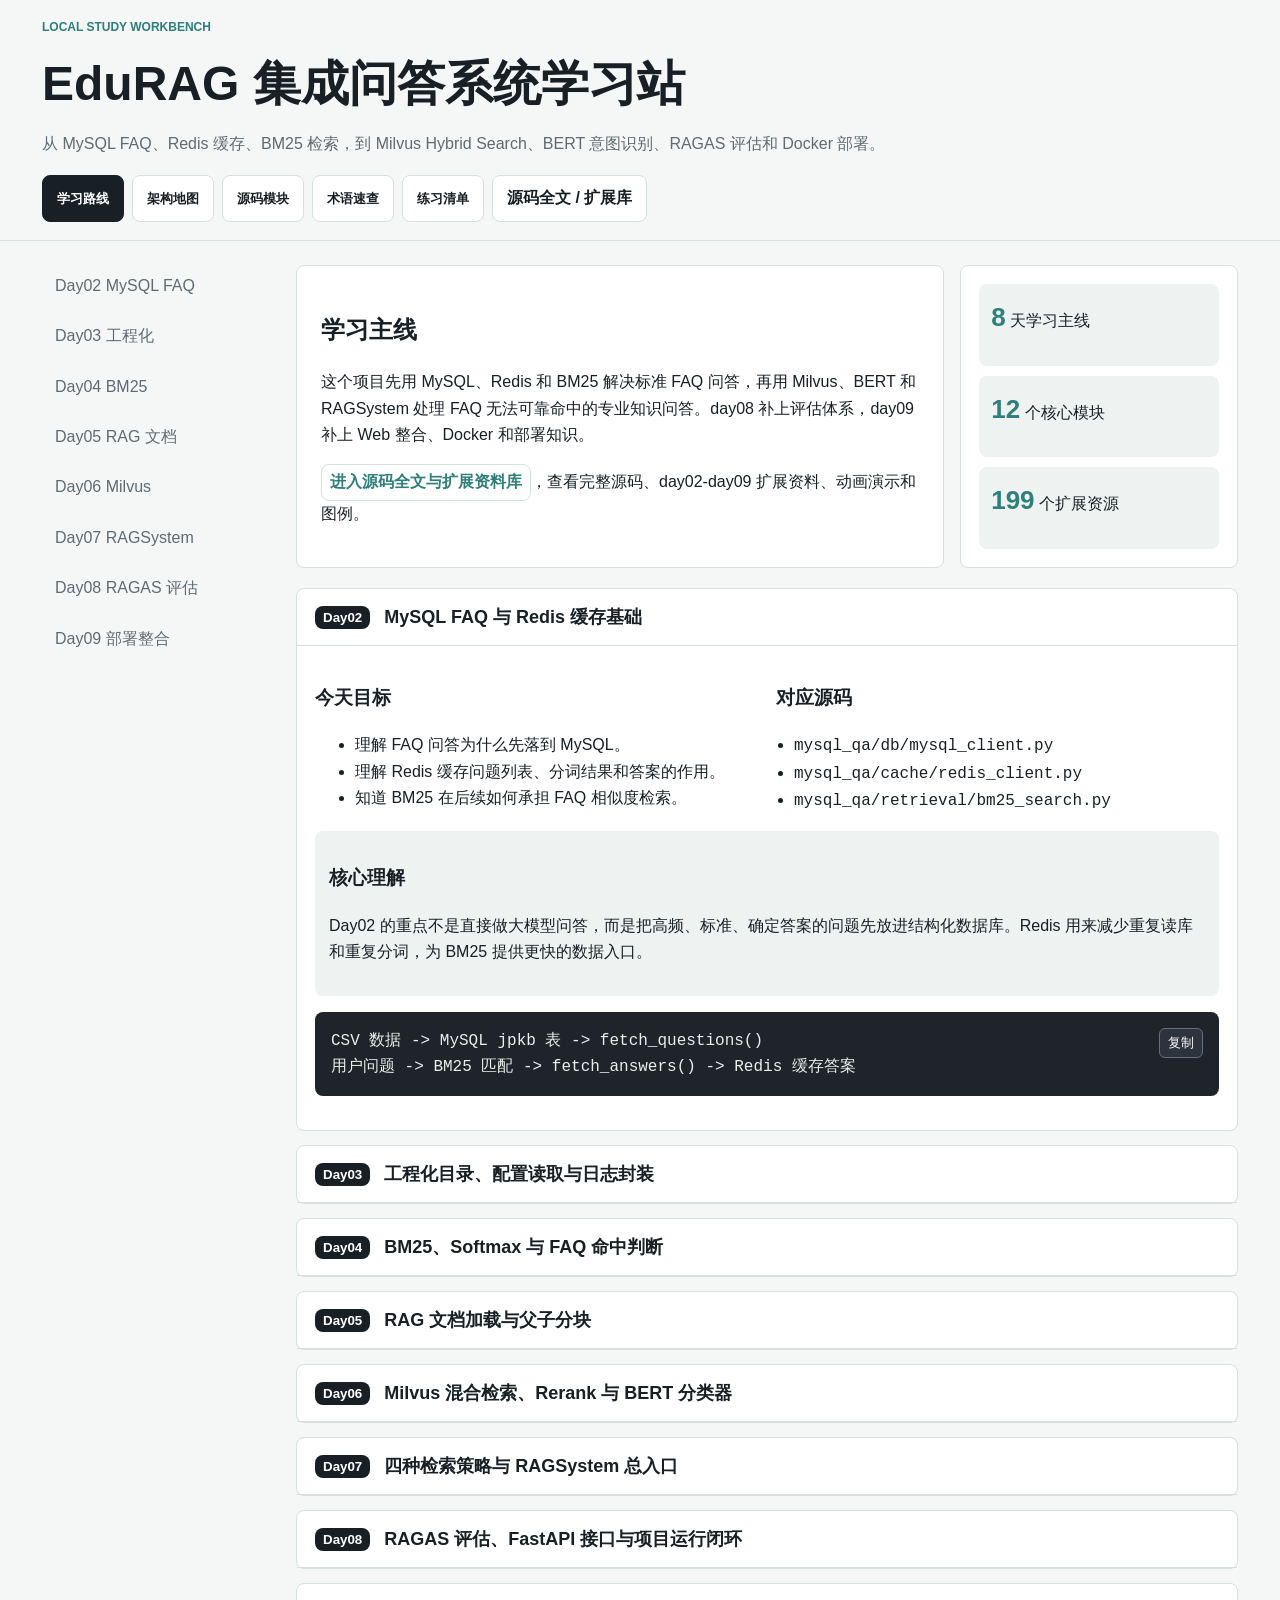
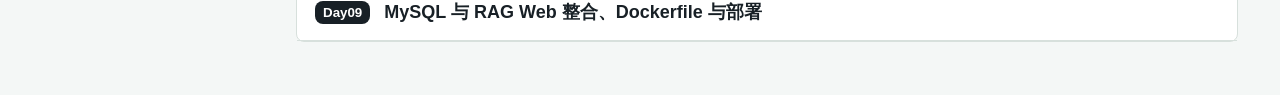
<file: index.html>
<!DOCTYPE html>
<html lang="zh-CN">
<head>
  <meta charset="UTF-8">
  <meta name="viewport" content="width=device-width, initial-scale=1.0">
  <title>EduRAG 集成问答系统学习站</title>
  <meta name="description" content="从 MySQL FAQ 到 Milvus RAG、RAGAS 评估和 Docker 部署的 EduRAG 项目学习路线。">
  <link rel="stylesheet" href="styles.css">
</head>
<body>
  <header class="site-header">
    <div class="brand-block">
      <p class="eyebrow">Local Study Workbench</p>
      <h1>EduRAG 集成问答系统学习站</h1>
      <p class="lead">从 MySQL FAQ、Redis 缓存、BM25 检索，到 Milvus Hybrid Search、BERT 意图识别、RAGAS 评估和 Docker 部署。</p>
    </div>
    <nav class="top-tabs" aria-label="主导航">
      <button class="tab-button active" data-tab="path">学习路线</button>
      <button class="tab-button" data-tab="architecture">架构地图</button>
      <button class="tab-button" data-tab="source">源码模块</button>
      <button class="tab-button" data-tab="glossary">术语速查</button>
      <button class="tab-button" data-tab="practice">练习清单</button>
      <a class="tab-link" href="details.html">源码全文 / 扩展库</a>
    </nav>
  </header>

  <main class="app-shell">
    <aside class="side-nav" aria-label="每日目录">
      <a href="#day02">Day02 MySQL FAQ</a>
      <a href="#day03">Day03 工程化</a>
      <a href="#day04">Day04 BM25</a>
      <a href="#day05">Day05 RAG 文档</a>
      <a href="#day06">Day06 Milvus</a>
      <a href="#day07">Day07 RAGSystem</a>
      <a href="#day08">Day08 RAGAS 评估</a>
      <a href="#day09">Day09 部署整合</a>
    </aside>

    <section class="content-area">
      <section class="tab-panel active" id="tab-path">
        <section class="hero-grid">
          <div class="hero-card">
            <h2>学习主线</h2>
            <p>这个项目先用 MySQL、Redis 和 BM25 解决标准 FAQ 问答，再用 Milvus、BERT 和 RAGSystem 处理 FAQ 无法可靠命中的专业知识问答。day08 补上评估体系，day09 补上 Web 整合、Docker 和部署知识。</p>
            <p><a class="inline-link" href="details.html">进入源码全文与扩展资料库</a>，查看完整源码、day02-day09 扩展资料、动画演示和图例。</p>
          </div>
          <div class="metric-strip">
            <span><strong>8</strong> 天学习主线</span>
            <span><strong>12</strong> 个核心模块</span>
            <span><strong>199</strong> 个扩展资源</span>
          </div>
        </section>

        <div class="day-list">
          <article class="day-card expanded" id="day02">
            <button class="day-toggle" type="button" aria-expanded="true"><span>Day02</span><strong>MySQL FAQ 与 Redis 缓存基础</strong></button>
            <div class="day-content">
              <div class="learning-columns">
                <section><h3>今天目标</h3><ul><li>理解 FAQ 问答为什么先落到 MySQL。</li><li>理解 Redis 缓存问题列表、分词结果和答案的作用。</li><li>知道 BM25 在后续如何承担 FAQ 相似度检索。</li></ul></section>
                <section><h3>对应源码</h3><ul class="file-list"><li><code>mysql_qa/db/mysql_client.py</code></li><li><code>mysql_qa/cache/redis_client.py</code></li><li><code>mysql_qa/retrieval/bm25_search.py</code></li></ul></section>
              </div>
              <div class="explain-block"><h3>核心理解</h3><p>Day02 的重点不是直接做大模型问答，而是把高频、标准、确定答案的问题先放进结构化数据库。Redis 用来减少重复读库和重复分词，为 BM25 提供更快的数据入口。</p></div>
              <pre class="code-block"><code>CSV 数据 -> MySQL jpkb 表 -> fetch_questions()
用户问题 -> BM25 匹配 -> fetch_answers() -> Redis 缓存答案</code></pre>
            </div>
          </article>

          <article class="day-card" id="day03">
            <button class="day-toggle" type="button" aria-expanded="false"><span>Day03</span><strong>工程化目录、配置读取与日志封装</strong></button>
            <div class="day-content">
              <div class="learning-columns">
                <section><h3>今天目标</h3><ul><li>把零散脚本组织成可维护项目结构。</li><li>用 <code>config.ini</code> 统一管理 MySQL、Redis、Milvus 和 LLM 配置。</li><li>用日志记录连接、检索、回退和异常信息。</li></ul></section>
                <section><h3>对应源码</h3><ul class="file-list"><li><code>base/config.py</code></li><li><code>base/logger.py</code></li><li><code>new_main.py</code></li></ul></section>
              </div>
              <div class="explain-block"><h3>核心理解</h3><p><code>Config</code> 负责定位项目根目录并读取配置；<code>new_main.py</code> 按 MySQL、Redis、BM25、VectorStore、RAGSystem 的顺序组装系统。</p></div>
              <pre class="code-block"><code>config.ini -> Config()
  -> MySQLClient -> RedisClient -> BM25Search -> VectorStore -> RAGSystem</code></pre>
            </div>
          </article>

          <article class="day-card" id="day04">
            <button class="day-toggle" type="button" aria-expanded="false"><span>Day04</span><strong>BM25、Softmax 与 FAQ 命中判断</strong></button>
            <div class="day-content">
              <div class="learning-columns">
                <section><h3>今天目标</h3><ul><li>理解中文问题为什么要先预处理和分词。</li><li>理解 <code>BM25Okapi</code> 如何给标准问题打分。</li><li>理解 Softmax 和阈值如何决定 FAQ 命中或回退 RAG。</li></ul></section>
                <section><h3>对应源码</h3><ul class="file-list"><li><code>mysql_qa/retrieval/bm25_search.py</code></li><li><code>mysql_qa/utils/preprocess.py</code></li><li><code>mysql_qa/main.py</code></li></ul></section>
              </div>
              <div class="explain-block"><h3>核心理解</h3><p><code>search(query, threshold)</code> 会分词、计算 BM25 分数、做 Softmax，再根据最高分判断是否直接返回 FAQ 答案。</p></div>
              <pre class="code-block"><code>query -> preprocess_text -> BM25 scores -> Softmax -> threshold</code></pre>
            </div>
          </article>

          <article class="day-card" id="day05">
            <button class="day-toggle" type="button" aria-expanded="false"><span>Day05</span><strong>RAG 文档加载与父子分块</strong></button>
            <div class="day-content">
              <div class="learning-columns">
                <section><h3>今天目标</h3><ul><li>理解 RAG 需要先加载、切分和向量化知识库文档。</li><li>理解多格式加载器如何处理 txt、md、pdf、docx、pptx 和图片。</li><li>理解父子分块如何兼顾检索精度和上下文完整度。</li></ul></section>
                <section><h3>对应源码</h3><ul class="file-list"><li><code>rag_qa/core/document_processor.py</code></li><li><code>rag_qa/edu_document_loaders/*</code></li><li><code>rag_qa/edu_text_spliter/*</code></li></ul></section>
              </div>
              <div class="explain-block"><h3>核心理解</h3><p>子块负责细粒度命中，父块负责提供完整语义。每个子块通过 <code>parent_id</code> 和 <code>parent_content</code> 关联回父文档上下文。</p></div>
              <pre class="code-block"><code>document -> parent chunks -> child chunks -> metadata(parent_id)</code></pre>
            </div>
          </article>

          <article class="day-card" id="day06">
            <button class="day-toggle" type="button" aria-expanded="false"><span>Day06</span><strong>Milvus 混合检索、Rerank 与 BERT 分类器</strong></button>
            <div class="day-content">
              <div class="learning-columns">
                <section><h3>今天目标</h3><ul><li>理解 Milvus Collection 如何同时保存 dense 和 sparse 向量。</li><li>理解 BGE-M3、WeightedRanker 和 CrossEncoder 的协作关系。</li><li>理解 QueryClassifier 如何判断通用知识和专业咨询。</li></ul></section>
                <section><h3>对应源码</h3><ul class="file-list"><li><code>rag_qa/core/vector_store.py</code></li><li><code>rag_qa/core/query_classifier.py</code></li></ul></section>
              </div>
              <div class="explain-block"><h3>核心理解</h3><p>Milvus Hybrid Search 同时走语义向量和关键词向量，先由 <code>WeightedRanker</code> 合并结果，再用 CrossEncoder 对候选父文档重排。</p></div>
              <pre class="code-block"><code>query -> dense + sparse -> Milvus Hybrid Search -> WeightedRanker -> rerank</code></pre>
            </div>
          </article>

          <article class="day-card" id="day07">
            <button class="day-toggle" type="button" aria-expanded="false"><span>Day07</span><strong>四种检索策略与 RAGSystem 总入口</strong></button>
            <div class="day-content">
              <div class="learning-columns">
                <section><h3>今天目标</h3><ul><li>理解直接检索、HyDE、子查询检索和回溯问题检索。</li><li>理解 RAGSystem 如何串起分类、策略、检索、Prompt 和 LLM。</li><li>理解 FastAPI / WebSocket 如何支持普通查询和流式答案。</li></ul></section>
                <section><h3>对应源码</h3><ul class="file-list"><li><code>rag_qa/core/new_rag_system.py</code></li><li><code>rag_qa/core/strategy_selector.py</code></li><li><code>app.py</code></li></ul></section>
              </div>
              <div class="explain-block"><h3>核心理解</h3><p><code>IntegratedQASystem.query()</code> 先走 BM25 FAQ，低置信度才进入 <code>RAGSystem.generate_answer()</code>，再按问题类型选择策略、检索、重排和生成。</p></div>
              <pre class="code-block"><code>BM25 low confidence -> RAGSystem -> QueryClassifier -> strategy -> Milvus -> LLM</code></pre>
            </div>
          </article>

          <article class="day-card" id="day08">
            <button class="day-toggle" type="button" aria-expanded="false"><span>Day08</span><strong>RAGAS 评估、FastAPI 接口与项目运行闭环</strong></button>
            <div class="day-content">
              <div class="learning-columns">
                <section><h3>今天目标</h3><ul><li>理解 RAGAS 的 Faithfulness、Answer Relevancy、Context Precision、Context Recall 四类指标。</li><li>理解如何准备评估数据集并运行 <code>ragas_evaluate.py</code>。</li><li>把 RAGSystem、学科过滤、交互式查询和 FastAPI 接口串成运行闭环。</li></ul></section>
                <section><h3>新增资料</h3><ul class="file-list"><li><code>03-扩展/RAGAS系统评估/*</code></li><li><code>03-扩展/Web框架FastAPI/*</code></li><li><code>05-评估/rag_assesment/*</code></li><li><code>06-代码/rag_qa/main.py</code></li></ul></section>
              </div>
              <div class="explain-block"><h3>核心理解</h3><p>Day08 从“能回答”推进到“能评估”。它补齐 RAG 项目的质量检查：答案是否忠于上下文、是否切题、检索到的上下文是否准确且覆盖充分。</p></div>
              <pre class="code-block"><code>evaluate data -> RAGSystem answer -> RAGAS metrics -> result csv -> 调整检索与提示词</code></pre>
            </div>
          </article>

          <article class="day-card" id="day09">
            <button class="day-toggle" type="button" aria-expanded="false"><span>Day09</span><strong>MySQL 与 RAG Web 整合、Dockerfile 与部署</strong></button>
            <div class="day-content">
              <div class="learning-columns">
                <section><h3>今天目标</h3><ul><li>理解 MySQL FAQ 和 RAG 专业问答如何整合成 Web 服务。</li><li>理解 <code>app.py</code>、静态页面、接口测试和 Prompt 设计如何配合。</li><li>理解 ECS、Docker、Dockerfile、镜像构建和容器部署的基本流程。</li></ul></section>
                <section><h3>新增资料</h3><ul class="file-list"><li><code>05-web/app.py</code></li><li><code>05-web/static/index.html</code></li><li><code>06-dockerfile/Dockerfile</code></li><li><code>03-扩展/Docker容器技术/*</code></li></ul></section>
              </div>
              <div class="explain-block"><h3>核心理解</h3><p>Day09 把前面的算法与工程能力收口到“能部署、能访问、能测试”的项目形态。Dockerfile 负责把运行环境、依赖和启动命令固化，便于迁移到服务器。</p></div>
              <pre class="code-block"><code>FastAPI app -> static web -> API test -> Dockerfile -> docker build -> docker run</code></pre>
            </div>
          </article>
        </div>
      </section>

      <section class="tab-panel" id="tab-architecture">
        <h2>项目主链路</h2>
        <div class="flow-map" aria-label="EduRAG 项目主链路">
          <button class="flow-node user" data-target="day07">用户问题</button>
          <span class="flow-arrow">-></span>
          <button class="flow-node api" data-target="module-app">FastAPI / WebSocket</button>
          <span class="flow-arrow">-></span>
          <button class="flow-node search" data-target="day04">BM25 FAQ</button>
          <span class="flow-arrow">-></span>
          <button class="flow-node storage" data-target="module-mysql">MySQL + Redis</button>
          <span class="flow-branch">低置信度回退</span>
          <button class="flow-node rag" data-target="day07">RAGSystem</button>
          <span class="flow-arrow">-></span>
          <button class="flow-node vector" data-target="day06">Milvus Hybrid Search</button>
          <span class="flow-arrow">-></span>
          <button class="flow-node llm" data-target="module-rag">LLM 流式答案</button>
        </div>

        <div class="diagram-grid">
          <article class="diagram-card"><h3>BM25 FAQ 命中流程</h3><p>用户问题先分词，再与标准问题计算 BM25 得分。Softmax 后最高分超过阈值就直接返回 FAQ 答案。</p><code>query -> preprocess -> scores -> softmax -> threshold</code></article>
          <article class="diagram-card"><h3>Milvus 混合检索</h3><p>BGE-M3 同时生成稠密向量和稀疏向量，Milvus 混合检索后用 CrossEncoder 重排父文档。</p><code>dense + sparse -> WeightedRanker -> rerank</code></article>
          <article class="diagram-card"><h3>RAGAS 评估闭环</h3><p>把问题、答案、上下文和参考答案送入评估指标，反向指导检索参数、分块策略和 Prompt 调整。</p><code>dataset -> answer -> metrics -> improve</code></article>
          <article class="diagram-card"><h3>Docker 部署链路</h3><p>把应用代码、依赖安装和启动命令写入 Dockerfile，构建镜像后在服务器以容器方式运行。</p><code>Dockerfile -> image -> container -> service</code></article>
        </div>
      </section>

      <section class="tab-panel" id="tab-source">
        <h2>源码模块索引</h2>
        <div class="module-grid">
          <article class="module-card" id="module-app"><h3>app.py</h3><p>提供 FastAPI 入口、静态文件服务、普通查询接口、WebSocket 流式接口、历史记录接口和学科列表接口。</p><pre class="code-block"><code>@app.post("/api/query")
async def query(request):
    answer, need_rag = qa_system.bm25_search.search(request.query, threshold=0.85)</code></pre></article>
          <article class="module-card" id="module-integrated"><h3>new_main.py / IntegratedQASystem</h3><p>集成 MySQL、Redis、BM25、VectorStore、RAGSystem 和 LLM，是完整问答系统的调度中心。</p><pre class="code-block"><code>answer, need_rag = self.bm25_search.search(query)
if need_rag:
    yield from self.rag_system.generate_answer(query)</code></pre></article>
          <article class="module-card" id="module-mysql"><h3>mysql_qa/db/mysql_client.py</h3><p>负责连接 MySQL、创建 FAQ 表、导入 CSV、读取标准问题和查询答案。</p><pre class="code-block"><code>select answer from jpkb where question = %s</code></pre></article>
          <article class="module-card" id="module-bm25"><h3>mysql_qa/retrieval/bm25_search.py</h3><p>负责加载标准问题、构建 BM25Okapi、计算 Softmax 分数，并判断命中 FAQ 或回退 RAG。</p><pre class="code-block"><code>best_score >= threshold ? FAQ : RAG</code></pre></article>
          <article class="module-card" id="module-vector"><h3>rag_qa/core/vector_store.py</h3><p>负责 Milvus Collection 创建、文档向量写入、dense/sparse 混合检索、父文档去重和 CrossEncoder 重排。</p><pre class="code-block"><code>WeightedRanker(1.0, 0.7)</code></pre></article>
          <article class="module-card" id="module-rag"><h3>rag_qa/core/new_rag_system.py</h3><p>负责问题分类、检索策略选择、上下文构造、提示词格式化和 LLM 流式答案生成。</p><pre class="code-block"><code>QueryClassifier -> StrategySelector -> retrieve -> prompt -> LLM</code></pre></article>
          <article class="module-card" id="module-eval"><h3>rag_assesment/ragas_evaluate.py</h3><p>负责读取评估数据、调用系统生成答案，并用 RAGAS 指标评估回答质量和上下文质量。</p><pre class="code-block"><code>question + answer + contexts + reference -> RAGAS metrics</code></pre></article>
          <article class="module-card" id="module-docker"><h3>Dockerfile</h3><p>负责描述应用运行环境、依赖安装、工作目录、端口和启动命令，是部署上线的基础。</p><pre class="code-block"><code>docker build -t edurag .
docker run -p 8000:8000 edurag</code></pre></article>
        </div>
      </section>

      <section class="tab-panel" id="tab-glossary">
        <h2>术语速查</h2>
        <label class="search-label" for="glossarySearch">筛选术语</label>
        <input class="glossary-search" id="glossarySearch" type="search" placeholder="输入 Redis、BM25、Milvus、RAGAS、Docker...">
        <div class="glossary-grid">
          <article class="glossary-card" data-keywords="redis cache fallback"><h3>Redis</h3><p>内存型键值数据库，本项目用于缓存标准问题、分词结果和已命中的答案。</p></article>
          <article class="glossary-card" data-keywords="bm25 similarity search"><h3>BM25</h3><p>关键词相关性算法，用于判断用户问题和 FAQ 标准问题是否足够相似。</p></article>
          <article class="glossary-card" data-keywords="softmax normalize threshold"><h3>Softmax</h3><p>把原始分数转成概率分布，方便用最高分和阈值判断是否命中。</p></article>
          <article class="glossary-card" data-keywords="milvus vector database"><h3>Milvus</h3><p>向量数据库，用于保存知识库文档的 dense/sparse 向量并执行混合检索。</p></article>
          <article class="glossary-card" data-keywords="rerank crossencoder"><h3>Rerank</h3><p>对候选文档重新排序，把更适合生成答案的上下文排到前面。</p></article>
          <article class="glossary-card" data-keywords="bert intent classifier QueryClassifier"><h3>BERT 意图识别</h3><p>判断问题属于通用知识还是专业咨询，决定是否进入 RAG 检索流程。</p></article>
          <article class="glossary-card" data-keywords="ragas evaluate faithfulness recall precision"><h3>RAGAS</h3><p>RAG 系统评估工具，用指标检查答案忠实度、相关性、上下文精确率和召回率。</p></article>
          <article class="glossary-card" data-keywords="docker deployment container"><h3>Docker</h3><p>容器化部署工具，用镜像固化运行环境，让应用更容易迁移和上线。</p></article>
        </div>
      </section>

      <section class="tab-panel" id="tab-practice">
        <h2>练习清单</h2>
        <p class="muted">勾选状态保存在当前浏览器的 localStorage 中。</p>
        <div class="practice-list">
          <label class="practice-item"><input type="checkbox" data-practice="redis-rebuild"> 清空 Redis 后重新运行，观察 `_load_data()` 是否从 MySQL 回源。</label>
          <label class="practice-item"><input type="checkbox" data-practice="bm25-threshold"> 把 BM25 阈值从 `0.85` 调成 `0.30`，比较命中率和误命中风险。</label>
          <label class="practice-item"><input type="checkbox" data-practice="chunk-size"> 改小 `CHILD_CHUNK_SIZE`，观察子块数量如何变化。</label>
          <label class="practice-item"><input type="checkbox" data-practice="weighted-ranker"> 调整 `WeightedRanker(1.0, 0.7)` 权重，理解语义和关键词召回的平衡。</label>
          <label class="practice-item"><input type="checkbox" data-practice="ragas-eval"> 运行 day08 的 RAGAS 评估脚本，查看四类指标输出。</label>
          <label class="practice-item"><input type="checkbox" data-practice="docker-build"> 用 day09 的 Dockerfile 构建镜像，并检查容器端口映射。</label>
        </div>
      </section>
    </section>
  </main>

  <script src="script.js"></script>
</body>
</html>
</file>
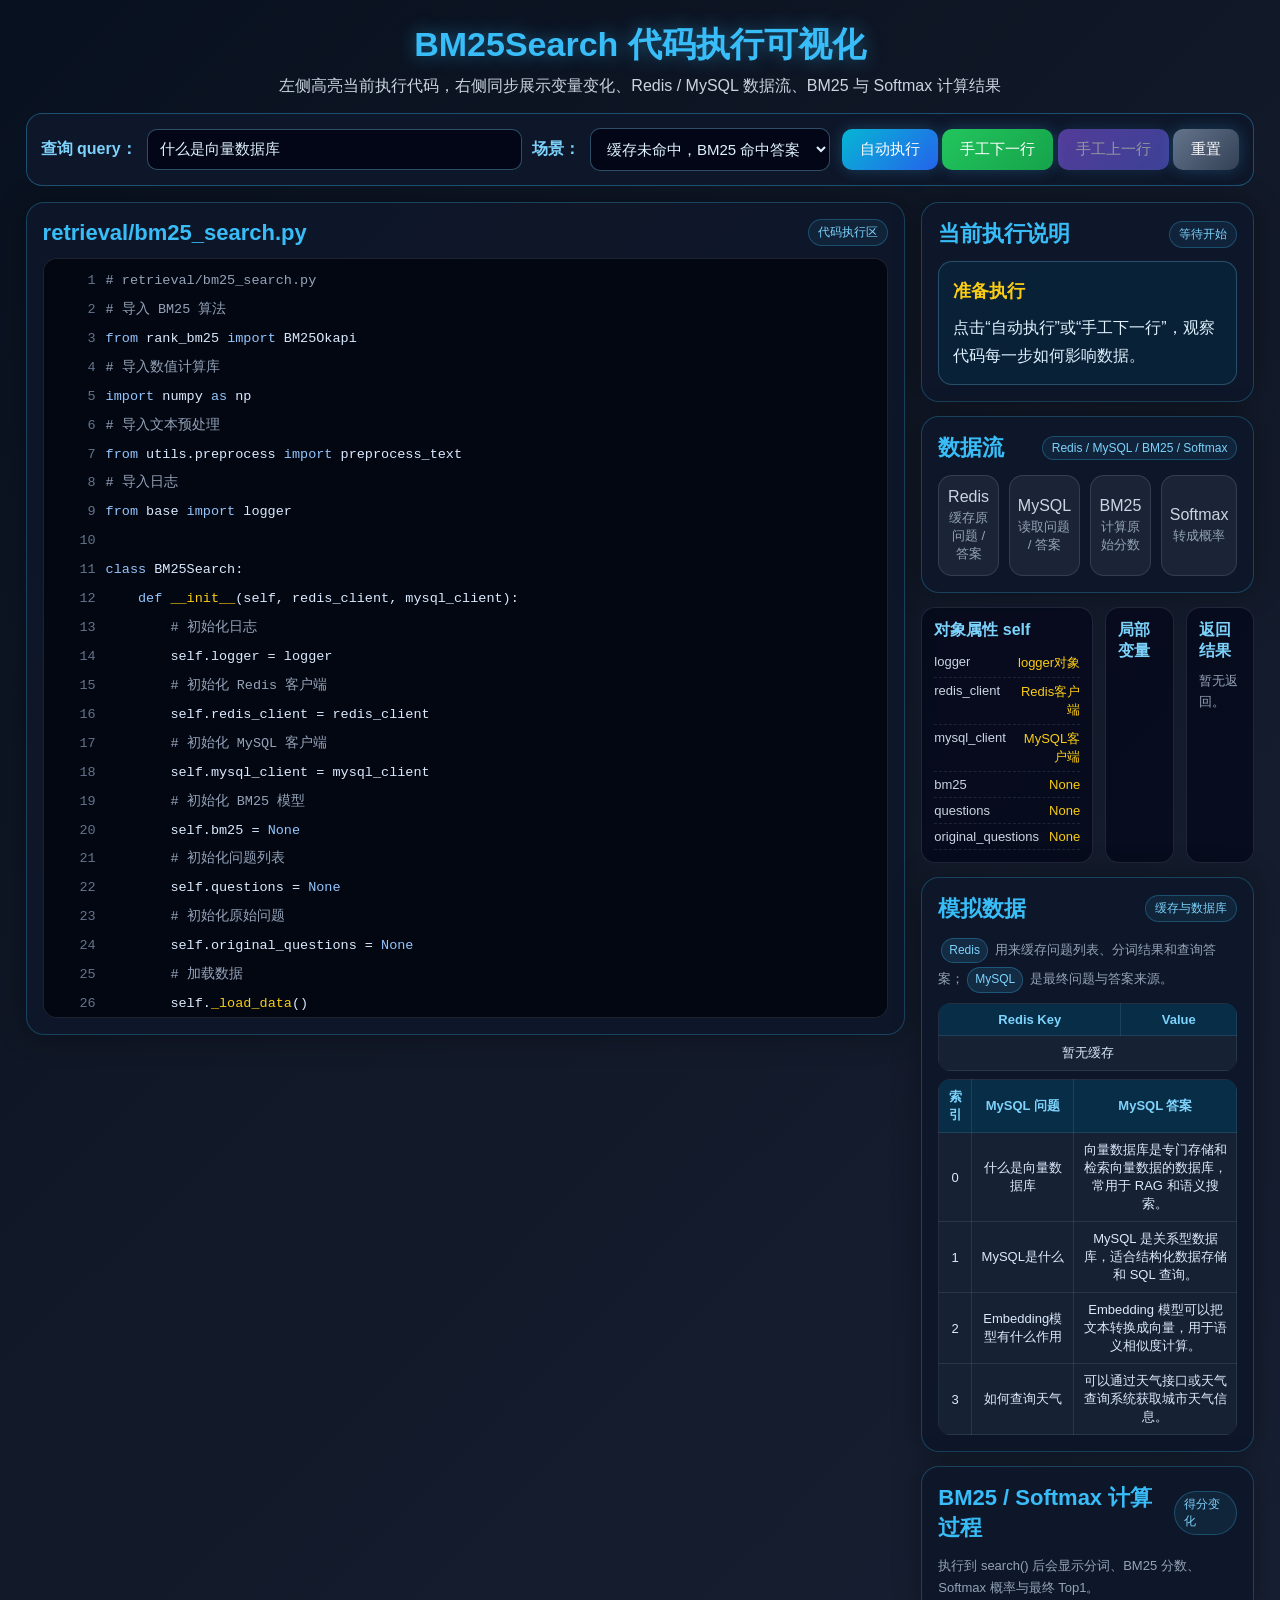
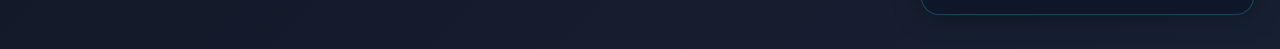
<file: assets/extensions/day02/BM25算法/bm25_code_visualizer.html>
<!DOCTYPE html>
<html lang="zh-CN">
<head>
<meta charset="UTF-8" />
<meta name="viewport" content="width=device-width, initial-scale=1.0" />
<title>BM25Search 代码执行可视化</title>
<style>
    * { margin: 0; padding: 0; box-sizing: border-box; }
    body {
        font-family: "Microsoft YaHei", Arial, sans-serif;
        background: linear-gradient(135deg, #08111f, #111827 45%, #172033);
        color: #e5f4ff;
        min-height: 100vh;
    }
    .page { width: 96%; max-width: 1500px; margin: 0 auto; padding: 22px 0 34px; }
    .header { text-align: center; margin-bottom: 16px; }
    .header h1 { color: #38bdf8; font-size: 34px; text-shadow: 0 0 18px rgba(56,189,248,.45); }
    .header p { color: #cbd5e1; margin-top: 8px; font-size: 16px; }
    .controls {
        position: sticky;
        top: 0;
        z-index: 50;
        background: rgba(15, 23, 42, .96);
        border: 1px solid rgba(56,189,248,.35);
        border-radius: 16px;
        padding: 14px;
        margin-bottom: 16px;
        backdrop-filter: blur(10px);
        display: grid;
        grid-template-columns: 1fr auto;
        gap: 12px;
        align-items: center;
    }
    .input-row { display: flex; gap: 10px; align-items: center; flex-wrap: wrap; }
    label { color: #7dd3fc; font-weight: 700; }
    input, select {
        background: #020617;
        color: #e0f2fe;
        border: 1px solid rgba(125,211,252,.35);
        border-radius: 10px;
        padding: 11px 12px;
        font-size: 15px;
        outline: none;
    }
    input { min-width: 260px; flex: 1; }
    button {
        border: none;
        border-radius: 10px;
        padding: 11px 18px;
        color: white;
        font-size: 15px;
        cursor: pointer;
        background: linear-gradient(135deg, #06b6d4, #2563eb);
        box-shadow: 0 0 15px rgba(56,189,248,.25);
    }
    button:hover { transform: translateY(-1px); }
    button.green { background: linear-gradient(135deg, #22c55e, #16a34a); }
    button.purple { background: linear-gradient(135deg, #8b5cf6, #6366f1); }
    button:disabled { opacity: .55; cursor: not-allowed; transform: none; }
    button.gray { background: linear-gradient(135deg, #64748b, #334155); }
    .layout { display: grid; grid-template-columns: 1.02fr 1.08fr; gap: 16px; align-items: start; }
    .panel {
        background: rgba(15, 23, 42, .92);
        border: 1px solid rgba(56,189,248,.26);
        border-radius: 18px;
        padding: 16px;
        box-shadow: 0 0 28px rgba(0,0,0,.35);
    }
    .panel-title { display:flex; justify-content:space-between; align-items:center; margin-bottom: 12px; }
    .panel-title h2 { color: #38bdf8; font-size: 22px; }
    .badge { border: 1px solid rgba(56,189,248,.28); color:#7dd3fc; padding:4px 9px; border-radius:999px; font-size:12px; background:rgba(56,189,248,.08); }
    .code-box {
        height: 760px;
        overflow: auto;
        border-radius: 14px;
        background: #030712;
        border: 1px solid rgba(148,163,184,.18);
        padding: 8px 0;
    }
    .code-line {
        display: grid;
        grid-template-columns: 48px 1fr;
        gap: 10px;
        padding: 4px 12px 4px 0;
        font-family: Consolas, Monaco, "Courier New", monospace;
        font-size: 13.5px;
        line-height: 1.55;
        color: #dbeafe;
        border-left: 4px solid transparent;
        white-space: pre;
    }
    .code-line .ln { color: #64748b; text-align: right; user-select: none; }
    .code-line.active { background: rgba(14, 165, 233, .18); border-left-color: #38bdf8; color: #fff; }
    .code-line.done { background: rgba(34, 197, 94, .045); }
    .kw { color:#93c5fd; } .str { color:#86efac; } .cm { color:#94a3b8; } .fn { color:#facc15; } .num { color:#fda4af; }
    .right-grid { display: grid; gap: 14px; }
    .stage {
        background: rgba(8, 47, 73, .48);
        border: 1px solid rgba(125,211,252,.26);
        border-radius: 14px;
        padding: 14px;
        line-height: 1.75;
        min-height: 92px;
    }
    .stage h3 { color:#facc15; margin-bottom: 6px; font-size: 18px; }
    .stage .main-text { color:#e0f2fe; }
    .format-box {
        margin-top: 12px;
        padding: 12px;
        border-radius: 12px;
        background: rgba(2, 6, 23, .55);
        border: 1px solid rgba(56, 189, 248, .22);
        color: #dbeafe;
        font-size: 13px;
        line-height: 1.75;
    }
    .format-box .format-title { color:#7dd3fc; font-weight:700; margin-bottom:4px; }
    .format-box code {
        color:#facc15;
        background: rgba(250, 204, 21, .08);
        border: 1px solid rgba(250, 204, 21, .15);
        border-radius: 6px;
        padding: 1px 5px;
    }
    .code-content { white-space: pre; tab-size: 4; }
    .state-grid { display:grid; grid-template-columns: repeat(3, 1fr); gap: 12px; }
    .state-card {
        background: rgba(2,6,23,.66);
        border: 1px solid rgba(148,163,184,.18);
        border-radius: 14px;
        padding: 12px;
        min-height: 120px;
    }
    .state-card h3 { color:#7dd3fc; margin-bottom: 8px; font-size: 16px; }
    .var { display:flex; justify-content:space-between; gap: 10px; border-bottom:1px dashed rgba(148,163,184,.16); padding: 5px 0; font-size: 13px; }
    .var span:first-child { color:#cbd5e1; }
    .var span:last-child { color:#facc15; text-align:right; }
    .data-flow { display:grid; grid-template-columns: repeat(4, 1fr); gap: 10px; }
    .flow-node {
        padding: 12px 8px;
        border-radius: 14px;
        text-align:center;
        background: rgba(30,41,59,.8);
        border: 1px solid rgba(148,163,184,.20);
        color:#cbd5e1;
        min-height: 68px;
        display:flex; align-items:center; justify-content:center; flex-direction:column;
    }
    .flow-node.active { border-color:#38bdf8; color:white; box-shadow: 0 0 18px rgba(56,189,248,.35); transform:translateY(-2px); }
    .flow-node.done { border-color:rgba(34,197,94,.65); color:#bbf7d0; }
    .flow-node small { color:#94a3b8; margin-top:3px; }
    table { width:100%; border-collapse:collapse; border-radius:12px; overflow:hidden; margin-top: 8px; }
    th, td { border:1px solid rgba(148,163,184,.16); padding:8px; font-size:13px; text-align:center; }
    th { color:#7dd3fc; background:rgba(8,47,73,.95); }
    td { background:rgba(30,41,59,.58); color:#dbeafe; }
    tr.hot td { background:rgba(14,116,144,.45); color:#fff; }
    .mini { color:#94a3b8; font-size:13px; line-height:1.65; }
    .tag { display:inline-block; padding:2px 7px; border-radius:999px; color:#7dd3fc; background:rgba(56,189,248,.12); border:1px solid rgba(56,189,248,.3); margin:2px 3px; font-size:12px; }
    .result-ok { color:#22c55e; font-weight:700; }
    .result-warn { color:#facc15; font-weight:700; }
    .result-bad { color:#fb7185; font-weight:700; }
    .bar-row { margin: 9px 0; }
    .bar-head { display:flex; justify-content:space-between; font-size:13px; margin-bottom: 4px; }
    .bar-bg { height:16px; background:#111827; border:1px solid rgba(148,163,184,.2); border-radius:999px; overflow:hidden; }
    .bar { height:100%; width:0; transition:width .45s ease; background:linear-gradient(90deg,#06b6d4,#22c55e); }
    .bar.softmax { background:linear-gradient(90deg,#a855f7,#ec4899); }
    @media(max-width: 1200px) { .layout { grid-template-columns: 1fr; } .code-box { height: 560px; } .state-grid { grid-template-columns: 1fr; } .controls { grid-template-columns:1fr; } }
</style>
</head>
<body>
<div class="page">
    <div class="header">
        <h1>BM25Search 代码执行可视化</h1>
        <p>左侧高亮当前执行代码，右侧同步展示变量变化、Redis / MySQL 数据流、BM25 与 Softmax 计算结果</p>
    </div>

    <div class="controls">
        <div class="input-row">
            <label>查询 query：</label>
            <input id="queryInput" value="什么是向量数据库" />
            <label>场景：</label>
            <select id="scenario">
                <option value="miss_hit">缓存未命中，BM25 命中答案</option>
                <option value="direct_cache">查询答案已在 Redis 缓存</option>
                <option value="low_score">相关性不足，转人工 / 大模型</option>
                <option value="invalid">无效查询</option>
            </select>
        </div>
        <div class="btn-row">
            <button id="autoBtn" onclick="autoRun()">自动执行</button>
            <button id="manualBtn" class="green" onclick="manualNext()">手工下一行</button>
            <button id="prevBtn" class="purple" onclick="manualPrev()">手工上一行</button>
            <button id="resetBtn" class="gray" onclick="resetAll()">重置</button>
        </div>
    </div>

    <div class="layout">
        <div class="panel">
            <div class="panel-title">
                <h2>retrieval/bm25_search.py</h2>
                <span class="badge">代码执行区</span>
            </div>
            <div class="code-box" id="codeBox"></div>
        </div>

        <div class="right-grid">
            <div class="panel">
                <div class="panel-title">
                    <h2>当前执行说明</h2>
                    <span class="badge" id="stepBadge">等待开始</span>
                </div>
                <div class="stage" id="stageBox">
                    <h3>准备执行</h3>
                    <div class="main-text">点击“自动执行”或“手工下一行”，观察代码每一步如何影响数据。</div>
                </div>
            </div>

            <div class="panel">
                <div class="panel-title">
                    <h2>数据流</h2>
                    <span class="badge">Redis / MySQL / BM25 / Softmax</span>
                </div>
                <div class="data-flow">
                    <div class="flow-node" id="flowRedis">Redis<br><small>缓存原问题 / 答案</small></div>
                    <div class="flow-node" id="flowMysql">MySQL<br><small>读取问题 / 答案</small></div>
                    <div class="flow-node" id="flowBm25">BM25<br><small>计算原始分数</small></div>
                    <div class="flow-node" id="flowSoftmax">Softmax<br><small>转成概率</small></div>
                </div>
            </div>

            <div class="state-grid">
                <div class="state-card">
                    <h3>对象属性 self</h3>
                    <div id="selfState"></div>
                </div>
                <div class="state-card">
                    <h3>局部变量</h3>
                    <div id="localState"></div>
                </div>
                <div class="state-card">
                    <h3>返回结果</h3>
                    <div id="returnState" class="mini">暂无返回。</div>
                </div>
            </div>

            <div class="panel">
                <div class="panel-title">
                    <h2>模拟数据</h2>
                    <span class="badge">缓存与数据库</span>
                </div>
                <div id="mockData"></div>
            </div>

            <div class="panel">
                <div class="panel-title">
                    <h2>BM25 / Softmax 计算过程</h2>
                    <span class="badge">得分变化</span>
                </div>
                <div id="calcArea" class="mini">执行到 search() 后会显示分词、BM25 分数、Softmax 概率与最终 Top1。</div>
            </div>
        </div>
    </div>
</div>

<script>
const codeLines = [
  {
    "n": 1,
    "t": "# retrieval/bm25_search.py",
    "html": "<span class=\"cm\"># retrieval/bm25_search.py</span>"
  },
  {
    "n": 2,
    "t": "# 导入 BM25 算法",
    "html": "<span class=\"cm\"># 导入 BM25 算法</span>"
  },
  {
    "n": 3,
    "t": "from rank_bm25 import BM25Okapi",
    "html": "<span <span class=\"kw\">class</span>=\"kw\">from</span> rank_bm25 <span <span class=\"kw\">class</span>=\"kw\">import</span> BM25Okapi"
  },
  {
    "n": 4,
    "t": "# 导入数值计算库",
    "html": "<span class=\"cm\"># 导入数值计算库</span>"
  },
  {
    "n": 5,
    "t": "import numpy as np",
    "html": "<span <span class=\"kw\">class</span>=\"kw\">import</span> numpy <span <span class=\"kw\">class</span>=\"kw\">as</span> np"
  },
  {
    "n": 6,
    "t": "# 导入文本预处理",
    "html": "<span class=\"cm\"># 导入文本预处理</span>"
  },
  {
    "n": 7,
    "t": "from utils.preprocess import preprocess_text",
    "html": "<span <span class=\"kw\">class</span>=\"kw\">from</span> utils.preprocess <span <span class=\"kw\">class</span>=\"kw\">import</span> preprocess_text"
  },
  {
    "n": 8,
    "t": "# 导入日志",
    "html": "<span class=\"cm\"># 导入日志</span>"
  },
  {
    "n": 9,
    "t": "from base import logger",
    "html": "<span <span class=\"kw\">class</span>=\"kw\">from</span> base <span <span class=\"kw\">class</span>=\"kw\">import</span> logger"
  },
  {
    "n": 10,
    "t": "",
    "html": ""
  },
  {
    "n": 11,
    "t": "class BM25Search:",
    "html": "<span class=\"kw\">class</span> BM25Search:"
  },
  {
    "n": 12,
    "t": "    def __init__(self, redis_client, mysql_client):",
    "html": "    <span class=\"kw\">def</span> <span class=\"fn\">__init__</span>(self, redis_client, mysql_client):"
  },
  {
    "n": 13,
    "t": "        # 初始化日志",
    "html": "<span class=\"cm\"># 初始化日志</span>"
  },
  {
    "n": 14,
    "t": "        self.logger = logger",
    "html": "        self.logger = logger"
  },
  {
    "n": 15,
    "t": "        # 初始化 Redis 客户端",
    "html": "<span class=\"cm\"># 初始化 Redis 客户端</span>"
  },
  {
    "n": 16,
    "t": "        self.redis_client = redis_client",
    "html": "        self.redis_client = redis_client"
  },
  {
    "n": 17,
    "t": "        # 初始化 MySQL 客户端",
    "html": "<span class=\"cm\"># 初始化 MySQL 客户端</span>"
  },
  {
    "n": 18,
    "t": "        self.mysql_client = mysql_client",
    "html": "        self.mysql_client = mysql_client"
  },
  {
    "n": 19,
    "t": "        # 初始化 BM25 模型",
    "html": "<span class=\"cm\"># 初始化 BM25 模型</span>"
  },
  {
    "n": 20,
    "t": "        self.bm25 = None",
    "html": "        self.bm25 = <span class=\"kw\">None</span>"
  },
  {
    "n": 21,
    "t": "        # 初始化问题列表",
    "html": "<span class=\"cm\"># 初始化问题列表</span>"
  },
  {
    "n": 22,
    "t": "        self.questions = None",
    "html": "        self.questions = <span class=\"kw\">None</span>"
  },
  {
    "n": 23,
    "t": "        # 初始化原始问题",
    "html": "<span class=\"cm\"># 初始化原始问题</span>"
  },
  {
    "n": 24,
    "t": "        self.original_questions = None",
    "html": "        self.original_questions = <span class=\"kw\">None</span>"
  },
  {
    "n": 25,
    "t": "        # 加载数据",
    "html": "<span class=\"cm\"># 加载数据</span>"
  },
  {
    "n": 26,
    "t": "        self._load_data()",
    "html": "        self.<span class=\"fn\">_load_data</span>()"
  },
  {
    "n": 27,
    "t": "",
    "html": ""
  },
  {
    "n": 28,
    "t": "    def _load_data(self):",
    "html": "    <span class=\"kw\">def</span> <span class=\"fn\">_load_data</span>(self):"
  },
  {
    "n": 29,
    "t": "        # 加载数据",
    "html": "<span class=\"cm\"># 加载数据</span>"
  },
  {
    "n": 30,
    "t": "        original_key = \"qa_original_questions\"",
    "html": "        original_key = &quot;qa_original_questions&quot;"
  },
  {
    "n": 31,
    "t": "        tokenized_key = \"qa_tokenized_questions\"",
    "html": "        tokenized_key = &quot;qa_tokenized_questions&quot;"
  },
  {
    "n": 32,
    "t": "        # 从 Redis 获取原始问题",
    "html": "<span class=\"cm\"># 从 Redis 获取原始问题</span>"
  },
  {
    "n": 33,
    "t": "        self.original_questions = self.redis_client.get_data(original_key)",
    "html": "        self.original_questions = self.redis_client.<span class=\"fn\">get_data</span>(original_key)"
  },
  {
    "n": 34,
    "t": "        # 从 Redis 获取分词问题",
    "html": "<span class=\"cm\"># 从 Redis 获取分词问题</span>"
  },
  {
    "n": 35,
    "t": "        tokenized_questions = self.redis_client.get_data(tokenized_key)",
    "html": "        tokenized_questions = self.redis_client.<span class=\"fn\">get_data</span>(tokenized_key)"
  },
  {
    "n": 36,
    "t": "        # 如果 Redis 中没有数据，从 MySQL 加载",
    "html": "<span class=\"cm\"># 如果 Redis 中没有数据，从 MySQL 加载</span>"
  },
  {
    "n": 37,
    "t": "        if not self.original_questions or not tokenized_questions:",
    "html": "        <span class=\"kw\">if</span> <span class=\"kw\">not</span> self.original_questions <span class=\"kw\">or</span> <span class=\"kw\">not</span> tokenized_questions:"
  },
  {
    "n": 38,
    "t": "            # 从 MySQL 获取问题",
    "html": "<span class=\"cm\"># 从 MySQL 获取问题</span>"
  },
  {
    "n": 39,
    "t": "            self.original_questions = self.mysql_client.fetch_questions()",
    "html": "            self.original_questions = self.mysql_client.<span class=\"fn\">fetch_questions</span>()"
  },
  {
    "n": 40,
    "t": "            if not self.original_questions:",
    "html": "            <span class=\"kw\">if</span> <span class=\"kw\">not</span> self.original_questions:"
  },
  {
    "n": 41,
    "t": "                # 记录无问题警告",
    "html": "<span class=\"cm\"># 记录无问题警告</span>"
  },
  {
    "n": 42,
    "t": "                self.logger.warning(\"未加载到问题\")",
    "html": "                self.logger.<span class=\"fn\">warning</span>(&quot;未加载到问题&quot;)"
  },
  {
    "n": 43,
    "t": "                return",
    "html": "                <span class=\"kw\">return</span>"
  },
  {
    "n": 44,
    "t": "            # 分词问题",
    "html": "<span class=\"cm\"># 分词问题</span>"
  },
  {
    "n": 45,
    "t": "            tokenized_questions = [preprocess_text(q[0]) for q in self.original_questions]",
    "html": "            tokenized_questions = [<span class=\"fn\">preprocess_text</span>(q[<span class=\"num\">0</span>]) <span class=\"kw\">for</span> q <span class=\"kw\">in</span> self.original_questions]"
  },
  {
    "n": 46,
    "t": "            # 存储原始问题到 Redis",
    "html": "<span class=\"cm\"># 存储原始问题到 Redis</span>"
  },
  {
    "n": 47,
    "t": "            self.redis_client.set_data(original_key, [(q[0]) for q in self.original_questions])",
    "html": "            self.redis_client.<span class=\"fn\">set_data</span>(original_key, [(q[<span class=\"num\">0</span>]) <span class=\"kw\">for</span> q <span class=\"kw\">in</span> self.original_questions])"
  },
  {
    "n": 48,
    "t": "            # 存储分词问题到 Redis",
    "html": "<span class=\"cm\"># 存储分词问题到 Redis</span>"
  },
  {
    "n": 49,
    "t": "            self.redis_client.set_data(tokenized_key, tokenized_questions)",
    "html": "            self.redis_client.<span class=\"fn\">set_data</span>(tokenized_key, tokenized_questions)"
  },
  {
    "n": 50,
    "t": "        # 设置问题列表",
    "html": "<span class=\"cm\"># 设置问题列表</span>"
  },
  {
    "n": 51,
    "t": "        self.questions = tokenized_questions",
    "html": "        self.questions = tokenized_questions"
  },
  {
    "n": 52,
    "t": "        # 初始化 BM25 模型",
    "html": "<span class=\"cm\"># 初始化 BM25 模型</span>"
  },
  {
    "n": 53,
    "t": "        self.bm25 = BM25Okapi(self.questions)",
    "html": "        self.bm25 = <span class=\"fn\">BM25Okapi</span>(self.questions)"
  },
  {
    "n": 54,
    "t": "        # 记录 BM25 初始化成功",
    "html": "<span class=\"cm\"># 记录 BM25 初始化成功</span>"
  },
  {
    "n": 55,
    "t": "        self.logger.info(\"BM25 模型初始化完成\")",
    "html": "        self.logger.<span class=\"fn\">info</span>(&quot;BM25 模型初始化完成&quot;)"
  },
  {
    "n": 56,
    "t": "",
    "html": ""
  },
  {
    "n": 57,
    "t": "    def _softmax(self, scores):",
    "html": "    <span class=\"kw\">def</span> <span class=\"fn\">_softmax</span>(self, scores):"
  },
  {
    "n": 58,
    "t": "        # 计算 Softmax 分数",
    "html": "<span class=\"cm\"># 计算 Softmax 分数</span>"
  },
  {
    "n": 59,
    "t": "        exp_scores = np.exp(scores - np.max(scores))",
    "html": "        exp_scores = np.<span class=\"fn\">exp</span>(scores - np.<span class=\"fn\">max</span>(scores))"
  },
  {
    "n": 60,
    "t": "        # 返回归一化分数",
    "html": "<span class=\"cm\"># 返回归一化分数</span>"
  },
  {
    "n": 61,
    "t": "        return exp_scores / exp_scores.sum()",
    "html": "        <span class=\"kw\">return</span> exp_scores / exp_scores.<span class=\"fn\">sum</span>()"
  },
  {
    "n": 62,
    "t": "",
    "html": ""
  },
  {
    "n": 63,
    "t": "    def search(self, query, threshold=0.85):",
    "html": "    <span class=\"kw\">def</span> <span class=\"fn\">search</span>(self, query, threshold=<span class=\"num\">0.85</span>):"
  },
  {
    "n": 64,
    "t": "        # 搜索查询",
    "html": "<span class=\"cm\"># 搜索查询</span>"
  },
  {
    "n": 65,
    "t": "        if not query or not isinstance(query, str):",
    "html": "        <span class=\"kw\">if</span> <span class=\"kw\">not</span> query <span class=\"kw\">or</span> <span class=\"kw\">not</span> <span class=\"fn\">isinstance</span>(query, str):"
  },
  {
    "n": 66,
    "t": "            # 记录无效查询",
    "html": "<span class=\"cm\"># 记录无效查询</span>"
  },
  {
    "n": 67,
    "t": "            self.logger.error(\"无效查询\")",
    "html": "            self.logger.<span class=\"fn\">error</span>(&quot;无效查询&quot;)"
  },
  {
    "n": 68,
    "t": "            # 返回 None 和 False",
    "html": "<span class=\"cm\"># 返回 None 和 False</span>"
  },
  {
    "n": 69,
    "t": "            return None, False",
    "html": "            <span class=\"kw\">return</span> <span class=\"kw\">None</span>, <span class=\"kw\">False</span>"
  },
  {
    "n": 70,
    "t": "        # 检查 Redis 缓存",
    "html": "<span class=\"cm\"># 检查 Redis 缓存</span>"
  },
  {
    "n": 71,
    "t": "        cached_answer = self.redis_client.get_answer(query)",
    "html": "        cached_answer = self.redis_client.<span class=\"fn\">get_answer</span>(query)"
  },
  {
    "n": 72,
    "t": "        if cached_answer:",
    "html": "        <span class=\"kw\">if</span> cached_answer:"
  },
  {
    "n": 73,
    "t": "            # 返回缓存答案",
    "html": "<span class=\"cm\"># 返回缓存答案</span>"
  },
  {
    "n": 74,
    "t": "            return cached_answer, False",
    "html": "            <span class=\"kw\">return</span> cached_answer, <span class=\"kw\">False</span>"
  },
  {
    "n": 75,
    "t": "        try:",
    "html": "        <span class=\"kw\">try</span>:"
  },
  {
    "n": 76,
    "t": "            # 分词查询",
    "html": "<span class=\"cm\"># 分词查询</span>"
  },
  {
    "n": 77,
    "t": "            query_tokens = preprocess_text(query)",
    "html": "            query_tokens = <span class=\"fn\">preprocess_text</span>(query)"
  },
  {
    "n": 78,
    "t": "            # 计算 BM25 分数",
    "html": "<span class=\"cm\"># 计算 BM25 分数</span>"
  },
  {
    "n": 79,
    "t": "            scores = self.bm25.get_scores(query_tokens)",
    "html": "            scores = self.bm25.<span class=\"fn\">get_scores</span>(query_tokens)"
  },
  {
    "n": 80,
    "t": "            # 计算 Softmax 分数",
    "html": "<span class=\"cm\"># 计算 Softmax 分数</span>"
  },
  {
    "n": 81,
    "t": "            softmax_scores = self._softmax(scores)",
    "html": "            softmax_scores = self.<span class=\"fn\">_softmax</span>(scores)"
  },
  {
    "n": 82,
    "t": "            # 获取最高分索引",
    "html": "<span class=\"cm\"># 获取最高分索引</span>"
  },
  {
    "n": 83,
    "t": "            best_idx = softmax_scores.argmax()",
    "html": "            best_idx = softmax_scores.<span class=\"fn\">argmax</span>()"
  },
  {
    "n": 84,
    "t": "            # 获取最高分",
    "html": "<span class=\"cm\"># 获取最高分</span>"
  },
  {
    "n": 85,
    "t": "            best_score = softmax_scores[best_idx]",
    "html": "            best_score = softmax_scores[best_idx]"
  },
  {
    "n": 86,
    "t": "            # 检查是否超过阈值",
    "html": "<span class=\"cm\"># 检查是否超过阈值</span>"
  },
  {
    "n": 87,
    "t": "            if best_score >= threshold:",
    "html": "            <span class=\"kw\">if</span> best_score &gt;= threshold:"
  },
  {
    "n": 88,
    "t": "                # 获取原始问题",
    "html": "<span class=\"cm\"># 获取原始问题</span>"
  },
  {
    "n": 89,
    "t": "                original_question = self.original_questions[best_idx]",
    "html": "                original_question = self.original_questions[best_idx]"
  },
  {
    "n": 90,
    "t": "                # 获取答案",
    "html": "<span class=\"cm\"># 获取答案</span>"
  },
  {
    "n": 91,
    "t": "                redis_result = self.redis_client.get_answer(original_question)",
    "html": "                redis_result = self.redis_client.<span class=\"fn\">get_answer</span>(original_question)"
  },
  {
    "n": 92,
    "t": "                # 获取答案",
    "html": "<span class=\"cm\"># 获取答案</span>"
  },
  {
    "n": 93,
    "t": "                if redis_result:",
    "html": "                <span class=\"kw\">if</span> redis_result:"
  },
  {
    "n": 94,
    "t": "                    answer = redis_result",
    "html": "                    answer = redis_result"
  },
  {
    "n": 95,
    "t": "                    logger.info(f'从redis中获取到了问题的答案:{answer}')",
    "html": "                    logger.<span class=\"fn\">info</span>(f&#x27;从redis中获取到了问题的答案:{answer}&#x27;)"
  },
  {
    "n": 96,
    "t": "                else:",
    "html": "                <span class=\"kw\">else</span>:"
  },
  {
    "n": 97,
    "t": "                    answer = self.mysql_client.fetch_answer(original_question)",
    "html": "                    answer = self.mysql_client.<span class=\"fn\">fetch_answer</span>(original_question)"
  },
  {
    "n": 98,
    "t": "                    logger.info(f'从mysql中获取到了问题的答案:{answer}')",
    "html": "                    logger.<span class=\"fn\">info</span>(f&#x27;从mysql中获取到了问题的答案:{answer}&#x27;)"
  },
  {
    "n": 99,
    "t": "",
    "html": ""
  },
  {
    "n": 100,
    "t": "                if answer:",
    "html": "                <span class=\"kw\">if</span> answer:"
  },
  {
    "n": 101,
    "t": "                    # 缓存答案",
    "html": "<span class=\"cm\"># 缓存答案</span>"
  },
  {
    "n": 102,
    "t": "                    self.redis_client.set_data(f\"answer:{query}\", answer)",
    "html": "                    self.redis_client.<span class=\"fn\">set_data</span>(f&quot;answer:{query}&quot;, answer)"
  },
  {
    "n": 103,
    "t": "                    # 记录搜索成功",
    "html": "<span class=\"cm\"># 记录搜索成功</span>"
  },
  {
    "n": 104,
    "t": "                    self.logger.info(f\"搜索成功，Softmax 相似度: {best_score:.3f}\")",
    "html": "                    self.logger.<span class=\"fn\">info</span>(f&quot;搜索成功，Softmax 相似度: {best_score:.3f}&quot;)"
  },
  {
    "n": 105,
    "t": "                    # 返回答案和 False",
    "html": "<span class=\"cm\"># 返回答案和 False</span>"
  },
  {
    "n": 106,
    "t": "                    return answer, False",
    "html": "                    <span class=\"kw\">return</span> answer, <span class=\"kw\">False</span>"
  },
  {
    "n": 107,
    "t": "            # 记录无可靠答案",
    "html": "<span class=\"cm\"># 记录无可靠答案</span>"
  },
  {
    "n": 108,
    "t": "            self.logger.info(f\"未找到可靠答案，最高 Softmax 相似度: {best_score:.3f}\")",
    "html": "            self.logger.<span class=\"fn\">info</span>(f&quot;未找到可靠答案，最高 Softmax 相似度: {best_score:.3f}&quot;)"
  },
  {
    "n": 109,
    "t": "            # 返回 None 和 True",
    "html": "<span class=\"cm\"># 返回 None 和 True</span>"
  },
  {
    "n": 110,
    "t": "            return None, True",
    "html": "            <span class=\"kw\">return</span> <span class=\"kw\">None</span>, <span class=\"kw\">True</span>"
  },
  {
    "n": 111,
    "t": "        except Exception as e:",
    "html": "        <span class=\"kw\">except</span> Exception <span <span class=\"kw\">class</span>=\"kw\">as</span> e:"
  },
  {
    "n": 112,
    "t": "            # 记录搜索失败",
    "html": "<span class=\"cm\"># 记录搜索失败</span>"
  },
  {
    "n": 113,
    "t": "            self.logger.error(f\"搜索失败: {e}\")",
    "html": "            self.logger.<span class=\"fn\">error</span>(f&quot;搜索失败: {e}&quot;)"
  },
  {
    "n": 114,
    "t": "            # 返回 None 和 True",
    "html": "<span class=\"cm\"># 返回 None 和 True</span>"
  },
  {
    "n": 115,
    "t": "            return None, True",
    "html": "            <span class=\"kw\">return</span> <span class=\"kw\">None</span>, <span class=\"kw\">True</span>"
  }
];

const mockQuestions = [
  ['什么是向量数据库'],
  ['MySQL是什么'],
  ['Embedding模型有什么作用'],
  ['如何查询天气']
];
const mockTokenized = [
  ['向量','数据库'],
  ['mysql'],
  ['embedding','模型'],
  ['查询','天气']
];
const mockAnswers = {
  '什么是向量数据库': '向量数据库是专门存储和检索向量数据的数据库，常用于 RAG 和语义搜索。',
  'MySQL是什么': 'MySQL 是关系型数据库，适合结构化数据存储和 SQL 查询。',
  'Embedding模型有什么作用': 'Embedding 模型可以把文本转换成向量，用于语义相似度计算。',
  '如何查询天气': '可以通过天气接口或天气查询系统获取城市天气信息。',
  '什么是向量数据库_DIRECT': '【Redis缓存】向量数据库用于语义检索、RAG 和推荐系统。'
};
let state, steps, stepIndex, autoTimer, autoRunning = false;

function getScenario() {
  const select = document.getElementById('scenario');
  if (!select || !select.value) return 'miss_hit';
  return select.value;
}

function ensureReady() {
  if (typeof stepIndex !== 'number' || Number.isNaN(stepIndex)) stepIndex = 0;
  if (!Array.isArray(steps) || steps.length === 0 || !state) {
    initState();
    buildSteps();
    renderStates();
    renderMockData();
    renderCalc();
    updateButtons();
  }
}

function escapeHtml(text) {
  return String(text)
    .replace(/&/g, '&amp;')
    .replace(/</g, '&lt;')
    .replace(/>/g, '&gt;')
    .replace(/"/g, '&quot;')
    .replace(/'/g, '&#39;');
}

function highlightPythonLine(rawLine) {
  // 只基于原始文本 l.t 渲染，不再使用预生成 html，避免 span 标签被二次高亮导致代码错乱。
  const indentMatch = rawLine.match(/^\s*/);
  const indent = indentMatch ? indentMatch[0] : '';
  let code = rawLine.slice(indent.length);

  if (code.trim().startsWith('#')) {
    return indent.replace(/ /g, '&nbsp;') + `<span class="cm">${escapeHtml(code)}</span>`;
  }

  let escaped = escapeHtml(code);

  // 字符串先占位，避免关键字规则影响字符串内容。
  const strings = [];
  escaped = escaped.replace(/(&#39;[^&#]*?&#39;|&quot;[^&]*?&quot;|f&#39;[^&#]*?&#39;|f&quot;[^&]*?&quot;)/g, (m) => {
    const id = strings.length;
    strings.push(`<span class="str">${m}</span>`);
    return `@@STR_${id}@@`;
  });

  escaped = escaped
    .replace(/\b(from|import|as|class|def|if|else|elif|try|except|return|for|in|or|and|not|is|None|True|False)\b/g, '<span class="kw">$1</span>')
    .replace(/\b(\d+(?:\.\d+)?)\b/g, '<span class="num">$1</span>')
    .replace(/\b([A-Za-z_]\w*)(?=\()/g, '<span class="fn">$1</span>');

  escaped = escaped.replace(/@@STR_(\d+)@@/g, (_, i) => strings[Number(i)]);
  return indent.replace(/ /g, '&nbsp;') + escaped;
}

function renderCode() {
  const box = document.getElementById('codeBox');
  box.innerHTML = codeLines.map((l, i) => {
    const codeHtml = highlightPythonLine(l.t);
    return `<div class="code-line" id="cl${i}" data-line="${l.n}"><span class="ln">${l.n}</span><span class="code-content">${codeHtml}</span></div>`;
  }).join('');
}
let currentLine = null;
function lineIndex(n) { return codeLines.findIndex(x => x.n === n); }
function exampleQuestionValue() {
  if (state && state.self && state.self.original_questions) {
    const q = state.self.original_questions[0];
    return Array.isArray(q) ? JSON.stringify(q) : JSON.stringify(q || '什么是向量数据库');
  }
  return '"什么是向量数据库"';
}
function dataFormatHint(line) {
  const q = document.getElementById('queryInput') ? document.getElementById('queryInput').value : '什么是向量数据库';
  const hint = {
    12:  ['初始化参数格式', '<code>redis_client</code>：Redis 客户端对象；<code>mysql_client</code>：MySQL 客户端对象。'],
    14: ['对象属性格式', '<code>self.logger</code>：日志对象，用于 <code>info()</code>、<code>warning()</code>、<code>error()</code>。'],
    16: ['对象属性格式', '<code>self.redis_client</code>：Redis 客户端对象，常用方法：<code>get_data(key)</code>、<code>set_data(key, value)</code>、<code>get_answer(query)</code>。'],
    18: ['对象属性格式', '<code>self.mysql_client</code>：MySQL 客户端对象，常用方法：<code>fetch_questions()</code>、<code>fetch_answer(question)</code>。'],
    20: ['对象属性格式', '<code>self.bm25</code>：初始化前是 <code>None</code>，初始化后是 <code>BM25Okapi</code> 对象。'],
    22: ['对象属性格式', '<code>self.questions</code>：初始化前是 <code>None</code>，后面变成 <code>list[list[str]]</code>，例如 <code>[["向量","数据库"], ["Redis","缓存"]]</code>。'],
    24: ['对象属性格式', '<code>self.original_questions</code>：初始化前是 <code>None</code>，后面通常是 <code>list[str]</code> 或 MySQL 返回的 <code>list[tuple]</code>。建议统一成 <code>list[str]</code>。'],
    30: ['局部变量格式', '<code>original_key</code>：字符串 <code>str</code>，值为 <code>"qa_original_questions"</code>。'],
    31: ['局部变量格式', '<code>tokenized_key</code>：字符串 <code>str</code>，值为 <code>"qa_tokenized_questions"</code>。'],
    33: ['Redis 读取结果格式', '<code>self.original_questions</code>：缓存未命中为 <code>None</code>；命中时建议为 <code>list[str]</code>，例如 <code>["什么是向量数据库", "Redis有什么作用"]</code>。'],
    35: ['Redis 读取结果格式', '<code>tokenized_questions</code>：缓存未命中为 <code>None</code>；命中时为 <code>list[list[str]]</code>，例如 <code>[["向量","数据库"], ["Redis","缓存"]]</code>。'],
    37: ['条件判断数据格式', '<code>self.original_questions</code> 和 <code>tokenized_questions</code> 只要有一个为空，就从 MySQL 重新加载。'],
    39: ['MySQL 返回格式', '<code>fetch_questions()</code> 常见返回：<code>list[tuple]</code>，例如 <code>[("什么是向量数据库",), ("Redis有什么作用",)]</code>。'],
    45: ['分词结果格式', '<code>tokenized_questions</code>：<code>list[list[str]]</code>。每个问题会被处理成一个词列表，例如 <code>preprocess_text(q[0]) -> ["向量", "数据库"]</code>。'],
    47: ['Redis 写入格式', '<code>qa_original_questions</code> 建议写成 <code>list[str]</code>：<code>["什么是向量数据库", "Redis有什么作用"]</code>。'],
    49: ['Redis 写入格式', '<code>qa_tokenized_questions</code> 写入 <code>list[list[str]]</code>：<code>[["向量","数据库"], ["Redis","缓存"]]</code>。'],
    51: ['对象属性格式', '<code>self.questions</code>：<code>list[list[str]]</code>，这是 BM25 的语料库，每个内部列表代表一条问题的分词结果。'],
    53: ['模型输入格式', '<code>BM25Okapi(self.questions)</code> 的输入必须是 <code>list[list[str]]</code>，不是原始字符串列表。'],
    59: ['Softmax 中间变量格式', '<code>scores</code>：一维数值数组，例如 <code>np.array([3.2, 0.4, 1.1, 0.0])</code>；<code>exp_scores</code> 也是一维数组。'],
    61: ['Softmax 返回格式', '<code>return</code>：一维概率数组，所有元素相加等于 <code>1</code>，例如 <code>[0.82, 0.05, 0.10, 0.03]</code>。'],
    63: ['方法参数格式', `<code>query</code>：字符串 <code>str</code>，当前值：<code>${q || ''}</code>；<code>threshold</code>：浮点数 <code>float</code>，默认 <code>0.85</code>。`],
    65: ['参数校验格式', '<code>query</code> 必须是非空字符串。空字符串、<code>None</code> 或非字符串都会被判定为无效查询。'],
    69: ['返回值格式', '<code>return None, False</code>：返回的是二元组 <code>tuple[None, bool]</code>。'],
    71: ['Redis 答案缓存格式', '<code>cached_answer</code>：缓存未命中为 <code>None</code>；命中时为答案字符串 <code>str</code>。Key 通常是 <code>answer:用户原始问题</code>。'],
    74: ['返回值格式', '<code>return cached_answer, False</code>：返回 <code>tuple[str, bool]</code>，表示已从缓存找到答案。'],
    77: ['查询分词格式', '<code>query_tokens</code>：<code>list[str]</code>，例如 <code>["向量", "数据库"]</code>。这是传给 BM25 的查询格式。'],
    79: ['BM25 输出格式', '<code>scores</code>：一维数组，长度等于候选问题数量。例如 4 条问题会得到 <code>[3.2, 0.4, 1.1, 0.0]</code>。'],
    81: ['Softmax 输出格式', '<code>softmax_scores</code>：一维概率数组，长度与 <code>scores</code> 相同，所有概率之和为 <code>1</code>。'],
    83: ['索引格式', '<code>best_idx</code>：整数 <code>int</code>，表示概率最高的问题下标。例如 <code>0</code> 表示第 1 条候选问题。'],
    85: ['最高分格式', '<code>best_score</code>：浮点数 <code>float</code>，例如 <code>0.92</code>，表示 Top1 文档的 Softmax 概率。'],
    87: ['阈值判断格式', '<code>best_score >= threshold</code>：如果为 <code>True</code>，说明结果足够可靠；否则进入兜底流程。'],
    89: ['Top1 原问题格式', '<code>original_question</code>：建议为字符串 <code>str</code>。如果 MySQL 返回的是元组，需要使用 <code>self.original_questions[best_idx][0]</code> 取出字符串。'],
    91: ['Redis 标准答案格式', '<code>redis_result</code>：标准问题对应的答案，未命中为 <code>None</code>，命中为 <code>str</code>。'],
    97: ['MySQL 答案格式', '<code>answer</code>：字符串 <code>str</code>，例如 <code>"向量数据库用于存储和检索向量数据。"</code>。'],
    102:['Redis 写入答案格式', '<code>answer:query</code> → <code>str</code>。例如 <code>answer:什么是向量数据库</code> → <code>向量数据库用于...</code>。'],
    106:['返回值格式', '<code>return answer, False</code>：返回 <code>tuple[str, bool]</code>，表示找到答案，不需要后续兜底。'],
    110:['返回值格式', '<code>return None, True</code>：返回 <code>tuple[None, bool]</code>，<code>True</code> 表示需要进入兜底流程。']
  };
  const x = hint[line];
  if (!x) return '';
  return `<div class="format-box"><div class="format-title">当前数据格式</div><div><strong>${x[0]}：</strong>${x[1]}</div></div>`;
}
function setLine(n) {
  currentLine = n;
  document.querySelectorAll('.code-line').forEach(el => el.classList.remove('active'));
  const idx = lineIndex(n);
  if (idx >= 0) {
    const el = document.getElementById('cl'+idx);
    const box = document.getElementById('codeBox');
    el.classList.add('active');
    el.classList.add('done');

    // 只滚动左侧代码框，不滚动整个页面，避免按钮区被顶出屏幕。
    const targetTop = el.offsetTop - box.clientHeight / 2 + el.clientHeight / 2;
    box.scrollTo({ top: Math.max(0, targetTop), behavior: 'smooth' });
  }
}
function clearFlow() { document.querySelectorAll('.flow-node').forEach(n => n.classList.remove('active')); }
function flow(id, done=false) { clearFlow(); const el=document.getElementById(id); el.classList.add(done?'done':'active'); }
function fmt(v) {
  if (v === null) return 'None';
  if (v === undefined) return '-';
  if (Array.isArray(v)) return JSON.stringify(v);
  if (typeof v === 'number') return v.toFixed(4);
  if (typeof v === 'boolean') return String(v);
  return String(v);
}
function stateRows(obj) {
  return Object.entries(obj).map(([k,v]) => `<div class="var"><span>${k}</span><span>${fmt(v)}</span></div>`).join('');
}
function renderStates() {
  document.getElementById('selfState').innerHTML = stateRows({
    logger: state.self.logger,
    redis_client: state.self.redis_client,
    mysql_client: state.self.mysql_client,
    bm25: state.self.bm25,
    questions: state.self.questions ? '已加载 ' + state.self.questions.length + ' 条' : 'None',
    original_questions: state.self.original_questions ? '已加载 ' + state.self.original_questions.length + ' 条' : 'None'
  });
  document.getElementById('localState').innerHTML = stateRows(state.local);
  document.getElementById('returnState').innerHTML = state.returned ? state.returnHtml : '<span class="mini">暂无返回。</span>';
}
function renderMockData() {
  const redisKeys = Object.keys(state.redis);
  const redisRows = redisKeys.length ? redisKeys.map(k => `<tr><td>${k}</td><td>${JSON.stringify(state.redis[k])}</td></tr>`).join('') : '<tr><td colspan="2">暂无缓存</td></tr>';
  const mysqlRows = mockQuestions.map((q,i) => `<tr><td>${i}</td><td>${q[0]}</td><td>${mockAnswers[q[0]]}</td></tr>`).join('');
  document.getElementById('mockData').innerHTML = `
    <div class="mini"><span class="tag">Redis</span> 用来缓存问题列表、分词结果和查询答案；<span class="tag">MySQL</span> 是最终问题与答案来源。</div>
    <table><tr><th>Redis Key</th><th>Value</th></tr>${redisRows}</table>
    <table><tr><th>索引</th><th>MySQL 问题</th><th>MySQL 答案</th></tr>${mysqlRows}</table>
  `;
}
function renderCalc() {
  if (!state.calcReady) {
    document.getElementById('calcArea').innerHTML = '<div class="mini">执行到 search() 后会显示分词、BM25 分数、Softmax 概率与最终 Top1。</div>';
    return;
  }

  const scores = Array.isArray(state.scores) ? state.scores : [];
  const softmaxScores = Array.isArray(state.softmax_scores) ? state.softmax_scores : [];
  const queryTokens = Array.isArray(state.local.query_tokens) ? state.local.query_tokens : [];

  const scoreRows = scores.map((s,i)=> {
    const sm = typeof softmaxScores[i] === 'number' ? (softmaxScores[i] * 100).toFixed(2) + '%' : '待计算';
    return `<tr class="${i===state.best_idx?'hot':''}"><td>Doc ${i+1}</td><td>${mockQuestions[i][0]}</td><td>${s.toFixed(4)}</td><td>${sm}</td></tr>`;
  }).join('');

  const bm25Bars = scores.map((s,i)=> {
    const max = Math.max(...scores, 0.0001);
    const pct = Math.max(3, s / max * 100);
    return `<div class="bar-row"><div class="bar-head"><span>Doc ${i+1} BM25</span><span>${s.toFixed(4)}</span></div><div class="bar-bg"><div class="bar" style="width:${pct}%"></div></div></div>`;
  }).join('');

  const smBars = softmaxScores.map((s,i)=> `<div class="bar-row"><div class="bar-head"><span>Doc ${i+1} Softmax</span><span>${(s*100).toFixed(2)}%</span></div><div class="bar-bg"><div class="bar softmax" style="width:${Math.max(3,s*100)}%"></div></div></div>`).join('');

  const topText = (typeof state.best_idx === 'number' && typeof state.best_score === 'number')
    ? `best_idx = ${state.best_idx}，best_score = ${(state.best_score*100).toFixed(2)}%，threshold = ${(state.local.threshold*100).toFixed(0)}%。`
    : 'Top1 结果待计算。执行到 argmax 和 best_score 后会显示最终判断。';

  document.getElementById('calcArea').innerHTML = `
    <div class="mini">查询分词：${queryTokens.map(t=>`<span class="tag">${t}</span>`).join('')}</div>
    <table><tr><th>文档</th><th>原始问题</th><th>BM25 原始分数</th><th>Softmax 概率</th></tr>${scoreRows}</table>
    ${bm25Bars}${smBars}
    <div class="stage" style="margin-top:10px;min-height:auto;">
      <h3>Top1 判断</h3>
      <div class="main-text">${topText}</div>
    </div>
  `;
}
function stage(title, html, badge) {
  const formatHtml = dataFormatHint(currentLine);
  document.getElementById('stageBox').innerHTML = `<h3>${title}</h3><div class="main-text">${html}</div>${formatHtml}`;
  document.getElementById('stepBadge').textContent = badge || title;
}
function preprocessText(query) {
  const lower = query.toLowerCase();
  if (lower.includes('向量') && lower.includes('数据库')) return ['向量','数据库'];
  if (lower.includes('天气')) return ['查询','天气'];
  if (lower.includes('mysql')) return ['mysql'];
  if (lower.includes('embedding')) return ['embedding','模型'];
  return lower.replace(/[？?，,。\.]/g,'').split(/\s+/).filter(Boolean);
}
function calcScores(tokens) {
  const q = tokens.join(' ');
  if (getScenario() === 'low_score') return [0.12,0.10,0.08,0.06];
  if (tokens.includes('向量') && tokens.includes('数据库')) return [2.72,0.76,0.92,0.02];
  if (tokens.includes('查询') && tokens.includes('天气')) return [0.05,0.08,0.02,2.45];
  if (tokens.includes('mysql')) return [0.20,2.38,0.08,0.02];
  return [0.1,0.08,0.09,0.04];
}
function softmax(scores) {
  const max = Math.max(...scores);
  const exps = scores.map(s=>Math.exp(s-max));
  const sum = exps.reduce((a,b)=>a+b,0);
  return exps.map(e=>e/sum);
}
function initState() {
  const scenario = getScenario();
  const inputQuery = document.getElementById('queryInput').value;

  state = {
    self: { logger:'logger对象', redis_client:'Redis客户端', mysql_client:'MySQL客户端', bm25:null, questions:null, original_questions:null },
    local: {}, redis: {}, returned:false, returnHtml:'', calcReady:false,
    scores: [], softmax_scores: [], best_idx:null, best_score:null
  };

  // 场景预置数据：保证动画执行路径和真实代码分支一致。
  // direct_cache 表示“查询答案已在 Redis 缓存”，同时也预置问题列表缓存，
  // 这样 _load_data() 会跳过 MySQL 加载，search() 会在 cached_answer 分支直接 return。
  if (scenario === 'direct_cache') {
    state.redis.qa_original_questions = mockQuestions.map(q => q[0]);
    state.redis.qa_tokenized_questions = mockTokenized;
    state.redis['answer:' + inputQuery] = mockAnswers['什么是向量数据库_DIRECT'];
  }
}
function returnResult(answer, needFallback, kind) {
  state.returned = true;
  const cls = kind === 'ok' ? 'result-ok' : kind === 'bad' ? 'result-bad' : 'result-warn';
  state.returnHtml = `<div class="var"><span>answer</span><span class="${cls}">${answer === null ? 'None' : answer}</span></div><div class="var"><span>need_fallback</span><span>${needFallback}</span></div>`;
  renderStates();
}
function buildSteps() {
  const scenario = getScenario();
  const inputQuery = document.getElementById('queryInput').value;
  const invalid = scenario === 'invalid' || !inputQuery || !inputQuery.trim();
  const hasQuestionCache = scenario === 'direct_cache';
  steps = [];
  function add(line, action) { steps.push({line, action}); }
  add(3,()=>stage('导入 BM25Okapi', '从 rank_bm25 包中导入 BM25Okapi。后面 <code>BM25Okapi(self.questions)</code> 会基于问题列表建立 BM25 检索器。','import'));
  add(5,()=>stage('导入 numpy', 'numpy 用来计算 Softmax：<code>np.exp()</code>、<code>np.max()</code>、数组除法都由它完成。','import'));
  add(7,()=>stage('导入文本预处理函数', 'preprocess_text 会把原始中文问题变成分词列表。例如：什么是向量数据库 → [向量, 数据库]。','import'));
  add(11,()=>stage('定义 BM25Search 类', '这个类把 Redis、MySQL、BM25 和 Softmax 搜索流程封装到一起。','class'));
  add(12,()=>{ state.local={redis_client:'传入Redis对象', mysql_client:'传入MySQL对象'}; stage('进入 __init__ 初始化方法', '创建 BM25Search 对象时，先保存客户端，再加载数据并初始化 BM25 模型。','__init__'); });
  add(14,()=>{ state.self.logger='logger对象'; stage('保存日志对象', '<code>self.logger = logger</code>，后续可以记录加载、搜索成功、失败等信息。','__init__'); });
  add(16,()=>{ state.self.redis_client='Redis客户端'; flow('flowRedis'); stage('保存 Redis 客户端', 'Redis 用于缓存问题列表、分词结果和查询答案。','__init__'); });
  add(18,()=>{ state.self.mysql_client='MySQL客户端'; flow('flowMysql'); stage('保存 MySQL 客户端', 'MySQL 用于读取原始问题和答案。','__init__'); });
  add(20,()=>{ state.self.bm25=null; stage('BM25 模型先置空', '对象刚创建时还没有模型，等问题数据加载完成后再初始化。','__init__'); });
  add(22,()=>{ state.self.questions=null; stage('分词问题列表先置空', '<code>self.questions</code> 后面会保存分词后的问题列表。','__init__'); });
  add(24,()=>{ state.self.original_questions=null; stage('原始问题列表先置空', '<code>self.original_questions</code> 后面会保存 MySQL 中的原始问题。','__init__'); });
  add(26,()=>stage('调用 _load_data()', '初始化阶段立刻加载数据：先查 Redis，Redis 没有再查 MySQL。','load_data'));
  add(28,()=>stage('进入 _load_data()', '开始执行数据加载逻辑。','load_data'));
  add(30,()=>{ state.local={original_key:'qa_original_questions'}; stage('设置原始问题缓存 key', 'Redis 中用 <code>qa_original_questions</code> 保存原始问题列表。','load_data'); });
  add(31,()=>{ state.local.tokenized_key='qa_tokenized_questions'; stage('设置分词问题缓存 key', 'Redis 中用 <code>qa_tokenized_questions</code> 保存分词后的问题列表。','load_data'); });
  add(33,()=>{ flow('flowRedis'); state.self.original_questions=state.redis.qa_original_questions || null; stage('从 Redis 读取原始问题', state.self.original_questions ? 'Redis 命中原始问题列表。' : 'Redis 暂无原始问题列表，结果为 None。','Redis'); });
  add(35,()=>{ flow('flowRedis'); state.local.tokenized_questions=state.redis.qa_tokenized_questions || null; stage('从 Redis 读取分词问题', state.local.tokenized_questions ? 'Redis 命中分词问题列表。' : 'Redis 暂无分词问题列表，结果为 None。','Redis'); });
  add(37,()=>stage('判断 Redis 是否已有完整数据',
    (state.self.original_questions && state.local.tokenized_questions)
      ? 'Redis 已经同时存在原始问题列表和分词问题列表，因此不会进入 MySQL 加载分支，直接继续初始化 BM25。'
      : 'Redis 中原始问题或分词问题有一个为空，因此进入 MySQL 加载流程。',
    'if'));

  if (!hasQuestionCache) {
    add(39,()=>{ flow('flowMysql'); state.self.original_questions=mockQuestions; stage('从 MySQL 获取问题列表', '调用 <code>fetch_questions()</code>，得到 4 条 FAQ 问题。','MySQL'); });
    add(40,()=>stage('检查 MySQL 是否有问题数据', '当前 MySQL 返回了问题列表，因此不会进入“未加载到问题”的分支。','if'));
    add(45,()=>{ state.local.tokenized_questions=mockTokenized; stage('对每个问题执行分词', '例如：什么是向量数据库 → [向量, 数据库]。分词后的问题列表将用于 BM25 建模。','preprocess'); });
    add(47,()=>{ flow('flowRedis'); state.redis.qa_original_questions=mockQuestions.map(q=>q[0]); stage('把原始问题写入 Redis', '下次启动时可以直接从 Redis 取，不必再查 MySQL。','Redis'); });
    add(49,()=>{ flow('flowRedis'); state.redis.qa_tokenized_questions=mockTokenized; stage('把分词问题写入 Redis', '缓存分词结果，减少重复预处理开销。','Redis'); });
  }

  add(51,()=>{ state.self.questions=state.local.tokenized_questions || mockTokenized; stage('设置 self.questions', 'self.questions 保存分词后的问题列表，是 BM25Okapi 的训练语料。','load_data'); });
  add(53,()=>{ flow('flowBm25'); state.self.bm25='BM25Okapi对象'; stage('初始化 BM25 模型', '<code>BM25Okapi(self.questions)</code> 会根据所有问题的分词结果建立倒排统计信息。','BM25'); });
  add(55,()=>stage('记录初始化完成日志', '日志输出：BM25 模型初始化完成。','logger'));
  add(63,()=>{ state.local={query: invalid ? '' : inputQuery, threshold:0.85}; stage('进入 search(query, threshold)', `开始搜索。query = <span class="tag">${invalid ? '' : inputQuery}</span>，threshold = 0.85。`,'search'); });
  add(65,()=>stage('检查 query 是否有效', invalid ? 'query 为空，属于无效查询，将直接返回。' : 'query 是非空字符串，继续向下执行。','if'));
  if (invalid) {
    add(67,()=>stage('记录无效查询日志', '日志输出：无效查询。','logger'));
    add(69,()=>{ returnResult(null,false,'bad'); stage('直接返回', '<code>return None, False</code>。这里 False 表示不是进入后续兜底流程，而是输入本身无效。','return'); });
    return;
  }
  add(71,()=>{ flow('flowRedis'); const key='answer:'+inputQuery; state.local.cached_answer=state.redis[key] || null; stage('检查 Redis 是否有当前 query 的答案缓存', state.local.cached_answer ? '缓存命中：可以直接返回答案，不需要 BM25 计算。' : '缓存未命中：继续执行 BM25 检索。','Redis'); });
  add(72,()=>stage('判断 cached_answer 是否存在', state.local.cached_answer ? 'cached_answer 有值，进入直接返回分支。' : 'cached_answer 为空，继续执行 try 中的检索逻辑。','if'));
  if (scenario === 'direct_cache') {
    add(74,()=>{ returnResult(state.local.cached_answer,false,'ok'); stage('直接返回缓存答案', '命中 Redis 后，函数返回 <code>cached_answer, False</code>，不再执行 BM25 和 Softmax。','return'); });
    return;
  }
  add(75,()=>stage('进入 try 代码块', '正式开始执行分词、BM25 打分、Softmax 归一化和阈值判断。','try'));
  add(77,()=>{ state.local.query_tokens=preprocessText(inputQuery); stage('对用户 query 分词', `query_tokens = ${state.local.query_tokens.map(t=>`<span class="tag">${t}</span>`).join('')}。`,'preprocess'); });
  add(79,()=>{ flow('flowBm25'); state.scores=calcScores(state.local.query_tokens); state.calcReady=true; stage('计算 BM25 原始分数', 'BM25 会比较 query_tokens 和每条 FAQ 问题的分词结果，得到每条问题的原始相关性分数。','BM25'); });
  add(81,()=>{ flow('flowSoftmax'); state.softmax_scores=softmax(state.scores); stage('计算 Softmax 概率', 'Softmax 把 BM25 原始分数转换成概率分布，所有概率相加等于 1。','Softmax'); });
  add(83,()=>{ state.best_idx=state.softmax_scores.indexOf(Math.max(...state.softmax_scores)); stage('找到最高概率索引', `best_idx = ${state.best_idx}，对应候选问题：${mockQuestions[state.best_idx][0]}。`,'argmax'); });
  add(85,()=>{ state.best_score=state.softmax_scores[state.best_idx]; stage('取出最高概率', `best_score = ${(state.best_score*100).toFixed(2)}%。`,'score'); });
  add(87,()=>stage('判断是否超过阈值', state.best_score >= state.local.threshold ? `best_score >= 0.85，认为命中可靠答案。` : `best_score < 0.85，认为相关性不足。`,'threshold'));
  if (scenario === 'low_score') {
    add(108,()=>stage('记录未找到可靠答案日志', `最高 Softmax 相似度只有 ${(state.best_score*100).toFixed(2)}%，低于阈值。`,'logger'));
    add(110,()=>{ returnResult(null,true,'warn'); stage('返回 None, True', 'True 表示需要进入后续兜底流程，例如调用大模型、人工客服或其他检索策略。','return'); });
    return;
  }
  add(89,()=>{ state.local.original_question=mockQuestions[state.best_idx][0]; stage('根据 best_idx 找到原始问题', `original_question = ${state.local.original_question}。`,'top1'); });
  add(91,()=>{ flow('flowRedis'); state.local.redis_result=state.redis['answer:'+state.local.original_question] || null; stage('尝试从 Redis 获取标准问题答案', state.local.redis_result ? '标准问题答案在 Redis 中，直接使用。' : '标准问题答案不在 Redis，继续查 MySQL。','Redis'); });
  add(93,()=>stage('判断 redis_result 是否存在', state.local.redis_result ? 'Redis 有答案，进入 if 分支。' : 'Redis 没有答案，进入 else 分支查询 MySQL。','if'));
  add(96,()=>stage('进入 else 分支', '因为 Redis 没有标准问题答案，所以需要从 MySQL 获取。','else'));
  add(97,()=>{ flow('flowMysql'); state.local.answer=mockAnswers[state.local.original_question]; stage('从 MySQL 查询答案', `answer = ${state.local.answer}`,'MySQL'); });
  add(100,()=>stage('判断 answer 是否存在', state.local.answer ? '答案存在，进入缓存和返回流程。' : '答案不存在，将继续走无可靠答案逻辑。','if'));
  add(102,()=>{ flow('flowRedis'); state.redis['answer:'+inputQuery]=state.local.answer; stage('把本次 query 的答案写入 Redis', `写入 key：answer:${inputQuery}。下次同样 query 可以直接命中缓存。`,'Redis'); });
  add(104,()=>stage('记录搜索成功日志', `日志输出：搜索成功，Softmax 相似度：${state.best_score.toFixed(3)}。`,'logger'));
  add(106,()=>{ returnResult(state.local.answer,false,'ok'); stage('返回答案', '<code>return answer, False</code>。False 表示已经找到答案，不需要兜底。','return'); });
}
function updateButtons() {
  const autoBtn = document.getElementById('autoBtn');
  const manualBtn = document.getElementById('manualBtn');
  const prevBtn = document.getElementById('prevBtn');
  if (!autoBtn || !manualBtn || !prevBtn) return;

  const total = Array.isArray(steps) ? steps.length : 0;
  const current = typeof stepIndex === 'number' ? Math.min(stepIndex, total) : 0;

  autoBtn.disabled = autoRunning;
  manualBtn.disabled = autoRunning;
  prevBtn.disabled = autoRunning || current <= 0;

  if (autoRunning) {
    autoBtn.textContent = total > 0 ? `自动执行中 ${current}/${total}` : '自动执行中...';
  } else {
    autoBtn.textContent = '自动执行';
  }
}

function resetAll() {
  clearTimeout(autoTimer);
  autoRunning = false;
  stepIndex = 0;
  updateButtons();
  renderCode();
  initState();
  buildSteps();
  const codeBox = document.getElementById('codeBox');
  if (codeBox) codeBox.scrollTop = 0;
  document.getElementById('stepBadge').textContent='等待开始';
  document.getElementById('stageBox').innerHTML='<h3>准备执行</h3><div class="main-text">点击“自动执行”或“手工下一行”，观察代码每一步如何影响数据。</div>';
  document.querySelectorAll('.flow-node').forEach(n=>n.classList.remove('active','done'));
  renderStates(); renderMockData(); renderCalc();
}
function executeStep() {
  ensureReady();
  if (stepIndex >= steps.length) {
    stage('执行结束', '当前场景已经执行完成。可以切换场景或点击重置重新演示。','完成');
    updateButtons();
    return false;
  }

  try {
    const s = steps[stepIndex++];
    setLine(s.line);
    s.action();
    renderStates();
    renderMockData();
    renderCalc();
    updateButtons();
    return true;
  } catch (err) {
    autoRunning = false;
    console.error(err);
    stage('执行异常', `当前步骤执行失败：<code>${err.message}</code><br>已停止自动执行，请点击“重置”后重试。`, '异常');
    updateButtons();
    return false;
  }
}
function manualNext() {
  if (autoRunning) return;
  ensureReady();
  executeStep();
}

function replayTo(targetIndex) {
  targetIndex = Math.max(0, Math.min(targetIndex, steps ? steps.length : 0));
  resetAll();
  const box = document.getElementById('codeBox');
  for (let i = 0; i < targetIndex; i++) {
    const s = steps[stepIndex++];
    setLine(s.line);
    s.action();
    renderStates();
    renderMockData();
    renderCalc();
  }
  if (box) box.scrollTop = Math.max(0, box.scrollTop);
  updateButtons();
}

function manualPrev() {
  if (autoRunning) return;
  ensureReady();
  if (stepIndex <= 0) return;
  replayTo(stepIndex - 1);
}

async function autoRun() {
  if (autoRunning) return;

  ensureReady();
  clearTimeout(autoTimer);

  // 默认直接运行；如果已经执行到结尾，再点自动执行会自动从头开始。
  if (!Array.isArray(steps) || steps.length === 0 || stepIndex >= steps.length) {
    resetAll();
    ensureReady();
  }

  autoRunning = true;
  updateButtons();

  try {
    // 先等待一小段时间，让按钮上的“自动执行中 0/N”能够正常渲染。
    await new Promise(resolve => setTimeout(resolve, 120));

    while (autoRunning && stepIndex < steps.length) {
      const moved = executeStep();
      if (!moved) break;
      await new Promise(resolve => setTimeout(resolve, 650));
    }

    if (stepIndex >= steps.length) {
      stage('执行结束', '当前场景已经执行完成。可以点击“手工上一行”回看，也可以点击“重置”重新演示。','完成');
      renderStates();
      renderMockData();
      renderCalc();
    }
  } catch (err) {
    console.error(err);
    stage('自动执行异常', `自动执行失败：<code>${err.message}</code><br>请点击“重置”后重试。`, '异常');
  } finally {
    autoRunning = false;
    updateButtons();
  }
}

stepIndex = 0; renderCode(); initState(); buildSteps(); renderStates(); renderMockData(); renderCalc(); updateButtons();
document.getElementById('scenario').addEventListener('change', resetAll);
document.getElementById('queryInput').addEventListener('input', () => { if (getScenario() !== 'invalid') resetAll(); });
</script>
</body>
</html>
</file>
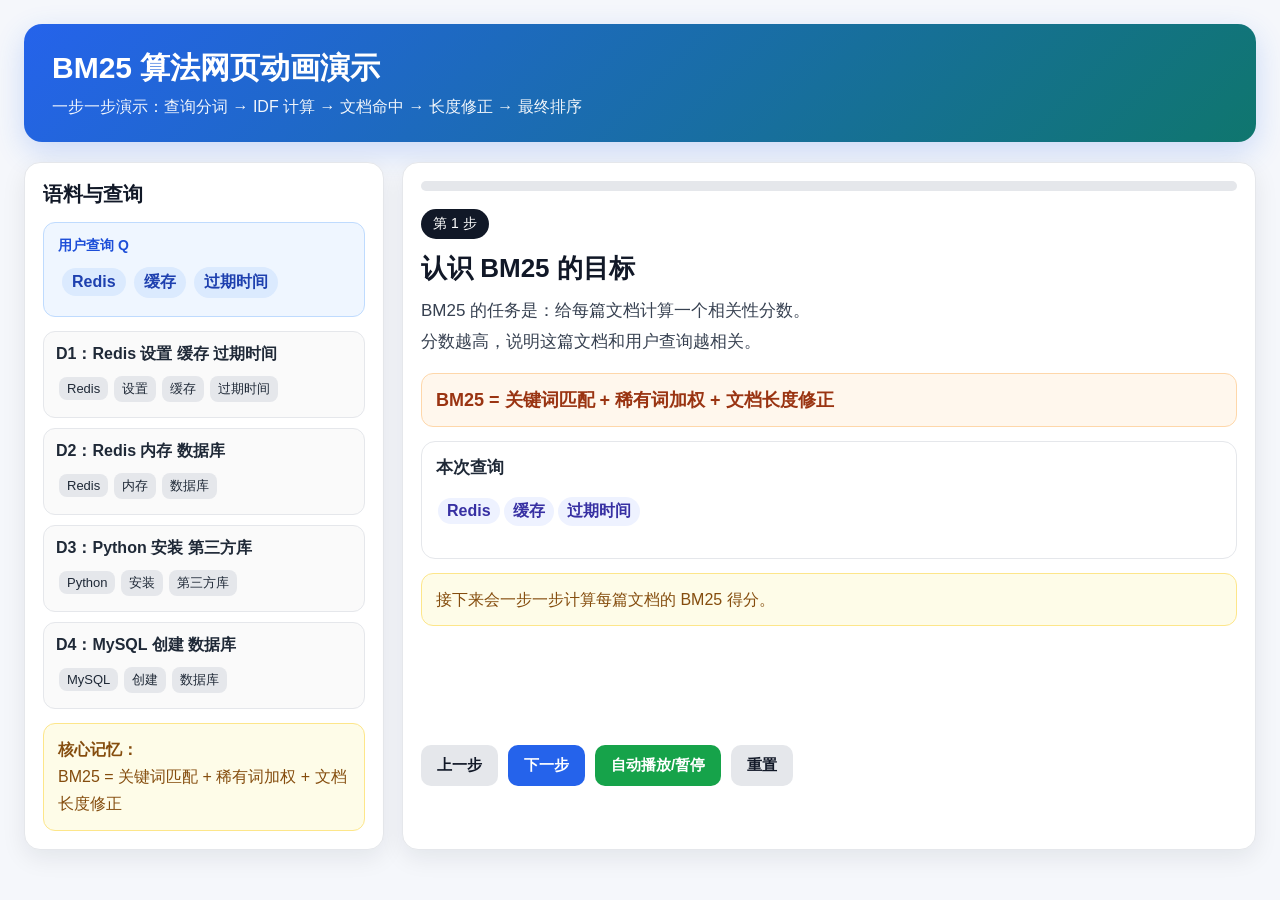
<file: assets/extensions/day02/BM25算法/BM25算法动画演示.html>
<!DOCTYPE html>
<html lang="zh-CN">
<head>
<meta charset="UTF-8" />
<meta name="viewport" content="width=device-width, initial-scale=1.0" />
<title>BM25 算法动画演示</title>
<style>
*{box-sizing:border-box}body{margin:0;font-family:"Microsoft YaHei",Arial,sans-serif;background:#f5f7fb;color:#1f2937}.app{max-width:1280px;margin:0 auto;padding:24px}.header{background:linear-gradient(135deg,#2563eb,#0f766e);color:white;padding:24px 28px;border-radius:18px;box-shadow:0 10px 30px rgba(37,99,235,.2);margin-bottom:20px}.header h1{margin:0 0 8px;font-size:30px}.header p{margin:0;font-size:16px;opacity:.94}.layout{display:grid;grid-template-columns:360px 1fr;gap:18px}.panel{background:white;border-radius:16px;padding:18px;box-shadow:0 8px 24px rgba(15,23,42,.08);border:1px solid #e5e7eb}.panel h2{font-size:20px;margin:0 0 14px;color:#111827}.query-box{background:#eff6ff;border:1px solid #bfdbfe;border-radius:12px;padding:14px;margin-bottom:14px}.query-title{font-size:14px;color:#1d4ed8;margin-bottom:8px;font-weight:700}.word{display:inline-block;padding:5px 10px;border-radius:999px;background:#dbeafe;color:#1e40af;font-weight:700;margin:4px;transition:all .3s ease}.word.active{background:#f97316;color:white;transform:scale(1.08)}.doc{border:1px solid #e5e7eb;border-radius:12px;padding:12px;margin-bottom:10px;background:#fafafa;transition:all .3s ease}.doc.active{border-color:#2563eb;background:#eff6ff;transform:translateX(4px)}.doc.top{border-color:#16a34a;background:#ecfdf5;box-shadow:0 0 0 3px rgba(34,197,94,.16)}.doc-title{font-weight:700;margin-bottom:8px}.tokens span{display:inline-block;margin:3px;padding:4px 8px;border-radius:8px;background:#e5e7eb;font-size:13px}.tokens span.hit{background:#fde68a;color:#92400e;font-weight:700}.stage{min-height:520px;position:relative;overflow:hidden}.step-badge{display:inline-block;background:#111827;color:white;border-radius:999px;padding:6px 12px;font-size:14px;margin-bottom:12px}.step-title{font-size:26px;font-weight:800;margin-bottom:10px;color:#111827}.step-desc{font-size:17px;line-height:1.8;color:#374151;margin-bottom:16px}.formula{background:#0f172a;color:#e5e7eb;border-radius:14px;padding:16px;font-family:Consolas,Monaco,monospace;font-size:17px;line-height:1.7;margin:14px 0;overflow-x:auto}.simple-formula{background:#fff7ed;border:1px solid #fed7aa;color:#9a3412;padding:14px;border-radius:12px;font-size:18px;font-weight:700;margin:14px 0}.grid-2{display:grid;grid-template-columns:1fr 1fr;gap:14px}.card{border:1px solid #e5e7eb;border-radius:14px;padding:14px;background:#fff}.card h3{margin:0 0 10px;font-size:17px}table{width:100%;border-collapse:collapse;font-size:15px}th,td{border-bottom:1px solid #e5e7eb;padding:9px 8px;text-align:left}th{background:#f9fafb;color:#374151}.score-row{transition:all .35s ease}.score-row.highlight{background:#ecfdf5;font-weight:700}.bar-wrap{height:12px;background:#e5e7eb;border-radius:99px;overflow:hidden;width:100%}.bar{height:100%;width:0;background:linear-gradient(90deg,#22c55e,#2563eb);border-radius:99px;transition:width .8s ease}.controls{display:flex;gap:10px;margin-top:16px;flex-wrap:wrap}button{border:none;padding:11px 16px;border-radius:10px;font-weight:700;cursor:pointer;transition:all .2s ease;font-size:15px}button:hover{transform:translateY(-1px)}.btn-primary{background:#2563eb;color:white}.btn-secondary{background:#e5e7eb;color:#111827}.btn-green{background:#16a34a;color:white}.progress{height:10px;background:#e5e7eb;border-radius:999px;overflow:hidden;margin-bottom:18px}.progress-inner{height:100%;width:0;background:linear-gradient(90deg,#2563eb,#16a34a);transition:width .3s ease}.tip{background:#fefce8;border:1px solid #fde68a;color:#854d0e;border-radius:12px;padding:12px 14px;margin-top:14px;line-height:1.7}.calc-line{padding:8px 0;border-bottom:1px dashed #e5e7eb;font-family:Consolas,Monaco,monospace;font-size:15px}.big-result{font-size:26px;font-weight:900;color:#16a34a;margin-top:10px}.pill{display:inline-block;padding:4px 9px;background:#eef2ff;color:#3730a3;border-radius:999px;font-weight:700;margin:2px}@media(max-width:980px){.layout{grid-template-columns:1fr}.stage{min-height:auto}}
</style>
</head>
<body>
<div class="app">
<div class="header"><h1>BM25 算法网页动画演示</h1><p>一步一步演示：查询分词 → IDF 计算 → 文档命中 → 长度修正 → 最终排序</p></div>
<div class="layout">
<div class="panel"><h2>语料与查询</h2><div class="query-box"><div class="query-title">用户查询 Q</div><div id="queryWords"></div></div><div id="docs"></div><div class="tip"><b>核心记忆：</b><br>BM25 = 关键词匹配 + 稀有词加权 + 文档长度修正</div></div>
<div class="panel"><div class="progress"><div class="progress-inner" id="progressInner"></div></div><div class="stage" id="stage"></div><div class="controls"><button class="btn-secondary" onclick="prevStep()">上一步</button><button class="btn-primary" onclick="nextStep()">下一步</button><button class="btn-green" onclick="autoPlay()">自动播放/暂停</button><button class="btn-secondary" onclick="resetDemo()">重置</button></div></div>
</div>
</div>
<script>
const query=["Redis","缓存","过期时间"];
const docs=[{id:"D1",text:"Redis 设置 缓存 过期时间",tokens:["Redis","设置","缓存","过期时间"],score:2.8093},{id:"D2",text:"Redis 内存 数据库",tokens:["Redis","内存","数据库"],score:.7179},{id:"D3",text:"Python 安装 第三方库",tokens:["Python","安装","第三方库"],score:0},{id:"D4",text:"MySQL 创建 数据库",tokens:["MySQL","创建","数据库"],score:0}];
let currentStep=0,timer=null;
function initLeftPanel(){document.getElementById("queryWords").innerHTML=query.map(w=>`<span class="word">${w}</span>`).join("");document.getElementById("docs").innerHTML=docs.map(doc=>{const tokens=doc.tokens.map(t=>`<span>${t}</span>`).join("");return `<div class="doc" id="${doc.id}"><div class="doc-title">${doc.id}：${doc.text}</div><div class="tokens">${tokens}</div></div>`}).join("")}
function clearHighlights(){document.querySelectorAll(".word").forEach(el=>el.classList.remove("active"));document.querySelectorAll(".doc").forEach(el=>el.classList.remove("active","top"));document.querySelectorAll(".tokens span").forEach(el=>el.classList.remove("hit"))}
function highlightQueryWords(){document.querySelectorAll(".word").forEach(el=>el.classList.add("active"))}
function highlightHits(docIds=[]){docIds.forEach(id=>{const docEl=document.getElementById(id);if(!docEl)return;docEl.classList.add("active");docEl.querySelectorAll(".tokens span").forEach(span=>{if(query.includes(span.textContent))span.classList.add("hit")})})}
function renderStep(){clearHighlights();document.getElementById("stage").innerHTML=steps[currentStep]();document.getElementById("progressInner").style.width=`${currentStep/(steps.length-1)*100}%`;if(currentStep>=1)highlightQueryWords();if(currentStep===3)highlightHits(["D1","D2"]);if(currentStep===4)highlightHits(["D1"]);if(currentStep===5)highlightHits(["D2"]);if(currentStep===6){highlightHits(["D1","D2"]);document.getElementById("D1").classList.add("top");setTimeout(()=>document.querySelectorAll(".bar").forEach(bar=>bar.style.width=bar.dataset.width),100)}}
const steps=[
()=>`<span class="step-badge">第 1 步</span><div class="step-title">认识 BM25 的目标</div><div class="step-desc">BM25 的任务是：给每篇文档计算一个相关性分数。<br>分数越高，说明这篇文档和用户查询越相关。</div><div class="simple-formula">BM25 = 关键词匹配 + 稀有词加权 + 文档长度修正</div><div class="card"><h3>本次查询</h3><p><span class="pill">Redis</span><span class="pill">缓存</span><span class="pill">过期时间</span></p></div><div class="tip">接下来会一步一步计算每篇文档的 BM25 得分。</div>`,
()=>`<span class="step-badge">第 2 步</span><div class="step-title">查询分词</div><div class="step-desc">BM25 是基于词计算的，所以先把用户查询拆成一个个查询词。</div><div class="formula">Q = Redis 缓存 过期时间<br>q1 = Redis<br>q2 = 缓存<br>q3 = 过期时间</div><div class="tip">后面会分别计算 Redis、缓存、过期时间 在每篇文档中的得分。</div>`,
()=>`<span class="step-badge">第 3 步</span><div class="step-title">计算 IDF：词越少见越重要</div><div class="step-desc">IDF 表示词的重要程度。一个词出现在越少的文档里，它越能区分文档主题。</div><div class="formula">IDF(qi) = ln(1 + (N - df(qi) + 0.5) / (df(qi) + 0.5))</div><table><thead><tr><th>查询词</th><th>出现文档</th><th>df</th><th>IDF</th></tr></thead><tbody><tr><td>Redis</td><td>D1、D2</td><td>2</td><td>0.6931</td></tr><tr><td>缓存</td><td>D1</td><td>1</td><td>1.2040</td></tr><tr><td>过期时间</td><td>D1</td><td>1</td><td>1.2040</td></tr></tbody></table><div class="tip">缓存、过期时间比 Redis 更重要，因为它们出现得更少。</div>`,
()=>`<span class="step-badge">第 4 步</span><div class="step-title">观察每篇文档命中了哪些词</div><div class="step-desc">BM25 会先判断查询词是否出现在文档中。没有命中的词，得分为 0。</div><table><thead><tr><th>文档</th><th>命中词</th></tr></thead><tbody><tr><td>D1</td><td>Redis、缓存、过期时间</td></tr><tr><td>D2</td><td>Redis</td></tr><tr><td>D3</td><td>无</td></tr><tr><td>D4</td><td>无</td></tr></tbody></table><div class="simple-formula">文档得分 = Redis得分 + 缓存得分 + 过期时间得分</div>`,
()=>`<span class="step-badge">第 5 步</span><div class="step-title">计算 D1 的 BM25 得分</div><div class="step-desc">D1 命中 3 个查询词，并且每个词都出现 1 次。</div><div class="formula">修正值 = [f × (k1 + 1)] / [f + k1 × (1 - b + b × |D| / avgdl)]<br>k1 = 1.5，b = 0.75，|D1| = 4，avgdl = 3.25，f = 1<br><br>修正值 = 2.5 / [1 + 1.5 × (0.25 + 0.75 × 4 / 3.25)]<br>修正值 ≈ 0.9059</div><div class="card"><div class="calc-line">Redis得分 = 0.6931 × 0.9059 = 0.6279</div><div class="calc-line">缓存得分 = 1.2040 × 0.9059 = 1.0907</div><div class="calc-line">过期时间得分 = 1.2040 × 0.9059 = 1.0907</div><div class="big-result">D1 总分 = 2.8093</div></div>`,
()=>`<span class="step-badge">第 6 步</span><div class="step-title">计算 D2 的 BM25 得分</div><div class="step-desc">D2 只命中 Redis，没有命中缓存、过期时间。</div><div class="formula">k1 = 1.5，b = 0.75，|D2| = 3，avgdl = 3.25，f = 1<br><br>修正值 = 2.5 / [1 + 1.5 × (0.25 + 0.75 × 3 / 3.25)]<br>修正值 ≈ 1.0358</div><div class="card"><div class="calc-line">Redis得分 = 0.6931 × 1.0358 = 0.7179</div><div class="calc-line">缓存得分 = 0</div><div class="calc-line">过期时间得分 = 0</div><div class="big-result">D2 总分 = 0.7179</div></div><div class="tip">D2 虽然比 D1 短，但是只命中了 Redis，所以总分远低于 D1。</div>`,
()=>{const maxScore=Math.max(...docs.map(d=>d.score));return `<span class="step-badge">第 7 步</span><div class="step-title">最终排序结果</div><div class="step-desc">BM25 会按照得分从高到低排序，得分最高的文档就是最相关结果。</div><table><thead><tr><th>排名</th><th>文档</th><th>BM25 得分</th><th>可视化</th></tr></thead><tbody>${docs.slice().sort((a,b)=>b.score-a.score).map((doc,index)=>{const width=maxScore===0?0:(doc.score/maxScore*100).toFixed(1);return `<tr class="score-row ${index===0?'highlight':''}"><td>第 ${index+1} 名</td><td>${doc.id}：${doc.text}</td><td>${doc.score.toFixed(4)}</td><td><div class="bar-wrap"><div class="bar" data-width="${width}%"></div></div></td></tr>`}).join("")}</tbody></table><div class="simple-formula">最终结果：D1 最相关，因为它同时命中了 Redis、缓存、过期时间。</div>`},
()=>`<span class="step-badge">第 8 步</span><div class="step-title">快速记忆版</div><div class="step-desc">BM25 的真实公式可以先不用死记，先记住下面这个理解模型。</div><div class="simple-formula">BM25 = 关键词匹配 + 稀有词加权 + 文档长度修正</div><div class="grid-2"><div class="card"><h3>真实公式</h3><div class="formula">score(D,Q) = Σ IDF × 词频修正 × 长度修正</div></div><div class="card"><h3>快速技巧公式</h3><div class="formula">BM25快速分 ≈ 命中词IDF之和 × avgdl / 当前文档长度</div></div></div><div class="tip">工程中使用 rank-bm25、Elasticsearch、OpenSearch 即可；手算可以用快速技巧公式理解排序。</div>`
];
function nextStep(){if(currentStep<steps.length-1){currentStep++;renderStep()}}
function prevStep(){if(currentStep>0){currentStep--;renderStep()}}
function resetDemo(){currentStep=0;if(timer){clearInterval(timer);timer=null}renderStep()}
function autoPlay(){if(timer){clearInterval(timer);timer=null;return}timer=setInterval(()=>{if(currentStep>=steps.length-1){clearInterval(timer);timer=null}else nextStep()},1800)}
initLeftPanel();renderStep();
</script>
</body>
</html>
</file>
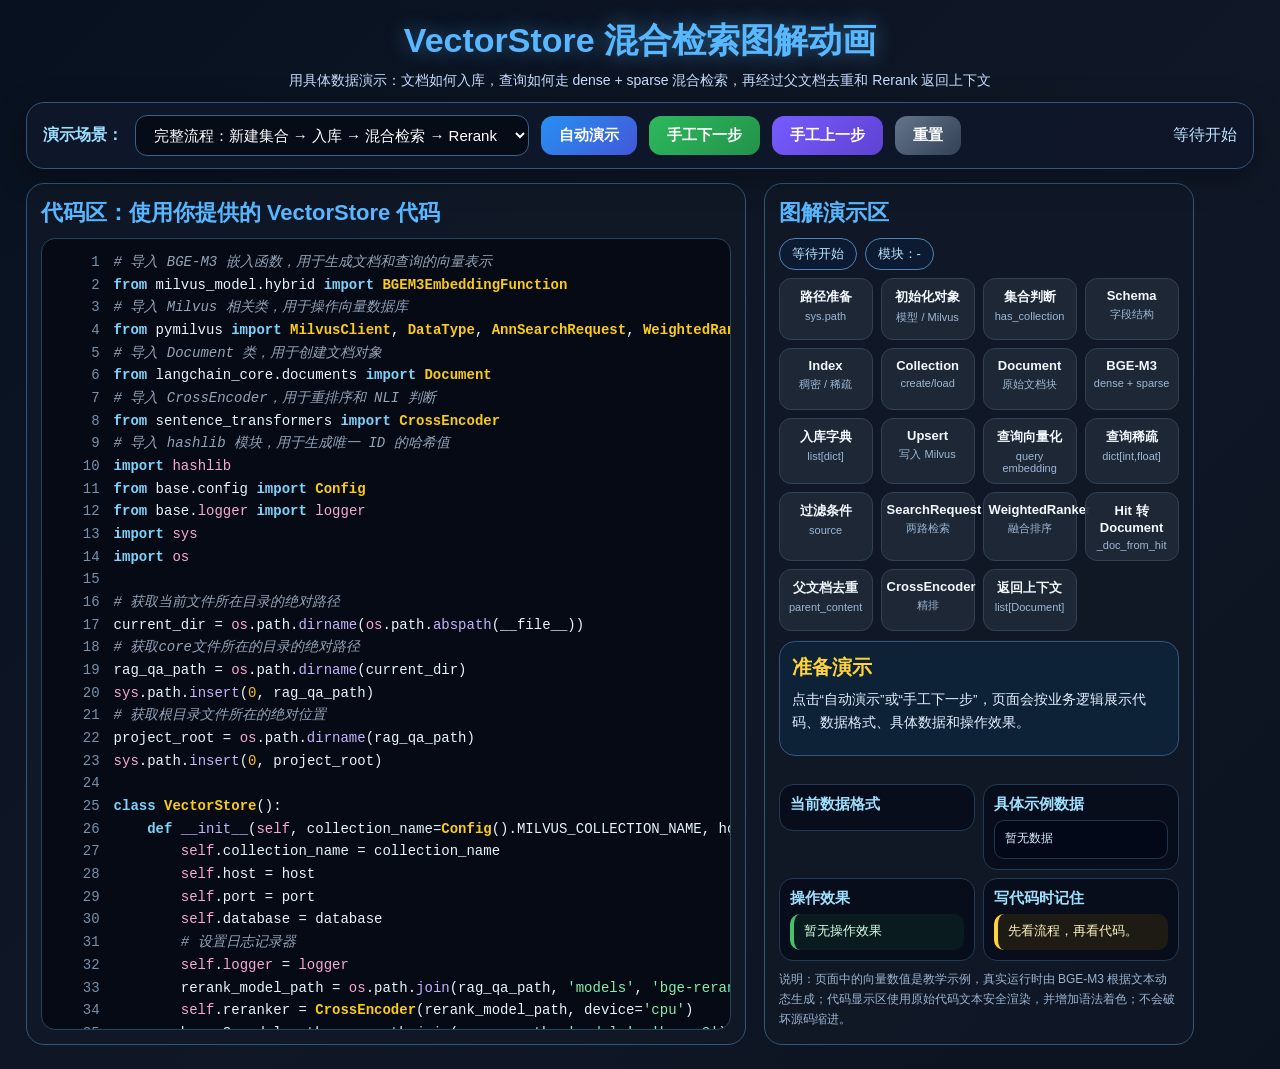
<file: assets/extensions/day03/Milvus向量数据库/vectorstore_logic_animation.html>
<!DOCTYPE html>
<html lang="zh-CN">
<head>
<meta charset="UTF-8" />
<meta name="viewport" content="width=device-width, initial-scale=1.0" />
<title>VectorStore 混合检索图解动画</title>
<style>
:root{--bg:#0f172a;--panel:#111827;--panel2:#0b1220;--line:#294866;--blue:#58b7ff;--green:#43c36e;--yellow:#ffd43b;--purple:#7c5cff;--text:#e5f0ff;--muted:#9bb4d1;--danger:#ff6b6b;}
*{box-sizing:border-box} body{margin:0;font-family:"Microsoft YaHei",Arial,sans-serif;background:linear-gradient(135deg,#08111f,#101827 55%,#0b1220);color:var(--text);overflow-x:hidden}.wrap{width:97%;max-width:1920px;margin:0 auto;padding:24px 0 36px}.hero{text-align:center;margin-bottom:18px}.hero h1{margin:0 0 8px;font-size:40px;color:var(--blue);text-shadow:0 0 20px rgba(88,183,255,.45)}.hero p{margin:0;color:#c7dcff;font-size:16px}.toolbar{position:sticky;top:0;z-index:20;display:flex;align-items:center;gap:16px;padding:16px 20px;margin-bottom:20px;background:rgba(15,23,42,.94);backdrop-filter:blur(8px);border:1px solid #31577e;border-radius:18px;box-shadow:0 8px 30px rgba(0,0,0,.35)}.toolbar label{font-weight:700;color:#9ee0ff;font-size:18px}.toolbar select{min-width:360px;padding:12px 18px;border-radius:12px;border:1px solid #38618b;background:#060b18;color:white;font-size:16px}.toolbar button{padding:12px 22px;border:none;border-radius:12px;color:white;font-size:16px;font-weight:700;cursor:pointer}.toolbar button:disabled{opacity:.55;cursor:not-allowed}.btn-auto{background:linear-gradient(135deg,#2790f2,#4357d8)}.btn-next{background:linear-gradient(135deg,#2db85d,#23934a)}.btn-prev{background:linear-gradient(135deg,#765cff,#5f42d2)}.btn-reset{background:linear-gradient(135deg,#64748b,#334155)}.grid{display:grid;grid-template-columns:minmax(820px,1.55fr) minmax(430px,.85fr);gap:18px}.panel{background:rgba(17,24,39,.88);border:1px solid #31577e;border-radius:18px;padding:16px;min-height:760px}.panel h2{margin:0 0 14px;color:var(--blue);font-size:26px}.codebox{height:730px;overflow:auto;background:#050a14;border:1px solid #27445f;border-radius:14px;padding:12px 0;font-family:Consolas,"Courier New",monospace;font-size:15px;line-height:1.58}.line{display:grid;grid-template-columns:58px minmax(0,1fr);padding:0 14px;border-left:4px solid transparent;white-space:pre}.line .num{color:#7890ad;text-align:right;padding-right:14px;user-select:none}.line .txt{color:#e8f4ff;white-space:pre}.line.blank .txt{min-height:1em}.line.active{background:rgba(88,183,255,.18);border-left-color:#58b7ff}.line.range{background:rgba(88,183,255,.08)}.line.comment .txt{color:#9aa7ba}.tok-kw{color:#7dd3fc;font-weight:700}.tok-str{color:#86efac}.tok-num{color:#fbbf24}.tok-func{color:#c4b5fd}.tok-class{color:#facc15;font-weight:700}.tok-builtin{color:#f9a8d4}.tok-comment{color:#94a3b8;font-style:italic}.rightTop{display:flex;align-items:center;gap:8px;flex-wrap:wrap;margin-bottom:14px}.badge{display:inline-flex;align-items:center;padding:6px 12px;border-radius:999px;border:1px solid #4b83b9;background:#0c1b31;color:#bde5ff;font-size:13px}.flow{display:grid;grid-template-columns:repeat(4,1fr);gap:9px;margin-bottom:14px}.node{padding:10px 6px;min-height:68px;background:rgba(31,41,55,.92);border:1px solid #334155;border-radius:12px;text-align:center;transition:.25s}.node .n1{font-weight:700;color:#f4f9ff;font-size:14px}.node .n2{font-size:12px;color:#9db8d7;margin-top:4px}.node.active{border-color:#58b7ff;background:rgba(14,80,128,.55);box-shadow:0 0 18px rgba(88,183,255,.35);transform:translateY(-3px)}.node.done{border-color:#43c36e;background:rgba(20,83,45,.35)}.explain{background:rgba(14,35,58,.85);border:1px solid #31577e;border-radius:16px;padding:18px;margin-bottom:16px}.explain h3{margin:0 0 10px;color:var(--yellow);font-size:24px}.explain p{margin:8px 0;color:#e5f0ff;line-height:1.8}.cards{display:grid;grid-template-columns:1fr 1fr;gap:12px}.card{background:#070d1a;border:1px solid #233a55;border-radius:14px;padding:12px;min-height:145px}.card h4{margin:0 0 9px;color:#9ee0ff;font-size:17px}.kv{display:grid;grid-template-columns:132px minmax(0,1fr);gap:6px 8px;font-size:13px}.k{color:#a9bfd9;border-bottom:1px dashed rgba(169,191,217,.25)}.v{color:#ffd43b;border-bottom:1px dashed rgba(169,191,217,.25);word-break:break-word}.json{background:#020817;border:1px solid #1f3651;border-radius:10px;padding:10px;color:#d7ecff;font-family:Consolas,"Courier New",monospace;font-size:12px;line-height:1.55;white-space:pre-wrap;max-height:240px;overflow:auto}.effect{border-left:4px solid var(--green);padding:10px 12px;background:rgba(22,101,52,.16);border-radius:10px;color:#d8ffe5;line-height:1.7}.warn{border-left-color:var(--yellow);background:rgba(133,92,0,.18);color:#fff3bf}.diagram{display:flex;gap:10px;align-items:center;justify-content:center;margin:14px 0 16px;flex-wrap:wrap}.pill{padding:10px 14px;border-radius:12px;background:#1f2937;border:1px solid #3b4a60;color:#dce8f7;font-weight:700}.arrow{color:#58b7ff;font-size:22px}.pill.hot{background:#0e507f;border-color:#58b7ff;box-shadow:0 0 18px rgba(88,183,255,.4)}.miniTable{width:100%;border-collapse:collapse;font-size:13px}.miniTable th,.miniTable td{border:1px solid #243c58;padding:8px;text-align:left}.miniTable th{background:#10233a;color:#9ee0ff}.miniTable td{background:#07101f;color:#e5f0ff}.footerNote{margin-top:14px;color:#9bb4d1;font-size:13px;line-height:1.7}.status{margin-left:auto;color:#bde5ff}
@media(max-width:1200px){.grid{grid-template-columns:1fr}.toolbar{flex-wrap:wrap}.toolbar select{min-width:260px}.flow{grid-template-columns:repeat(3,1fr)}.cards{grid-template-columns:1fr}}


/* ===== 2026-06 优化：左侧稍窄、代码字体缩小、左右区域等高、尽量消除横向滚动条 ===== */
.wrap{
  width:96%;
  max-width:1760px;
  padding:18px 0 24px;
}
.hero{
  margin-bottom:12px;
}
.hero h1{
  font-size:34px;
}
.hero p{
  font-size:14px;
}
.toolbar{
  gap:12px;
  padding:12px 16px;
  margin-bottom:14px;
}
.toolbar label{
  font-size:16px;
}
.toolbar select{
  min-width:330px;
  padding:10px 14px;
  font-size:15px;
}
.toolbar button{
  padding:10px 18px;
  font-size:15px;
}
.grid{
  grid-template-columns:minmax(560px,0.94fr) minmax(500px,1.06fr);
  gap:14px;
  align-items:stretch;
}
.panel{
  height:calc(100vh - 190px);
  min-height:620px;
  padding:14px;
  display:flex;
  flex-direction:column;
  overflow:hidden;
}
.panel h2{
  font-size:22px;
  margin-bottom:10px;
  flex:0 0 auto;
}
.grid > .panel:first-child{
  overflow:hidden;
}
.grid > .panel:nth-child(2){
  overflow-y:auto;
  overflow-x:hidden;
}
.codebox{
  height:auto;
  flex:1 1 auto;
  min-height:0;
  overflow-y:auto;
  overflow-x:hidden;
  padding:10px 0;
  font-size:12.5px;
  line-height:1.42;
  scrollbar-gutter:stable;
}
.line{
  grid-template-columns:42px minmax(0,1fr);
  padding:0 10px 0 8px;
  white-space:pre-wrap;
  overflow-wrap:anywhere;
  word-break:break-word;
}
.line .num{
  padding-right:8px;
}
.line .txt{
  white-space:pre-wrap;
  overflow-wrap:anywhere;
  word-break:break-word;
}
.rightTop{
  margin-bottom:8px;
}
.flow{
  grid-template-columns:repeat(4,minmax(0,1fr));
  gap:7px;
  margin-bottom:10px;
}
.node{
  min-height:56px;
  padding:8px 5px;
}
.node .n1{
  font-size:13px;
}
.node .n2{
  font-size:11px;
}
.explain{
  padding:12px;
  margin-bottom:10px;
}
.explain h3{
  font-size:19px;
  margin-bottom:6px;
}
.explain p{
  line-height:1.55;
  font-size:13.5px;
}
.diagram{
  gap:6px;
  margin:8px 0 10px;
}
.pill{
  padding:7px 10px;
  font-size:13px;
}
.arrow{
  font-size:18px;
}
.cards{
  grid-template-columns:1fr 1fr;
  gap:8px;
}
.card{
  min-height:118px;
  padding:10px;
}
.card h4{
  font-size:15px;
  margin-bottom:6px;
}
.kv{
  grid-template-columns:116px minmax(0,1fr);
  gap:5px 6px;
  font-size:12px;
}
.json{
  font-size:11.5px;
  line-height:1.45;
  max-height:190px;
  overflow:auto;
}
.effect{
  font-size:12.5px;
  line-height:1.55;
  padding:8px 10px;
}
.footerNote{
  font-size:12px;
  margin-top:8px;
}
@media(max-width:1200px){
  .grid{grid-template-columns:1fr;}
  .panel{height:auto;min-height:520px;}
  .codebox{height:520px;}
}

</style>

<style id="layout-tuning-final">
/* 最终版布局微调：左侧略宽、代码字体略大、允许代码区横向滚动 */
.grid{
  grid-template-columns:minmax(720px,1.18fr) minmax(430px,.82fr) !important;
  gap:18px !important;
  align-items:stretch;
}
.panel{
  min-height:760px !important;
}
.grid > .panel:first-child{
  overflow:hidden !important;
}
.grid > .panel:nth-child(2){
  overflow-y:auto !important;
  overflow-x:hidden !important;
}
.codebox{
  height:730px !important;
  font-size:14px !important;
  line-height:1.62 !important;
  overflow-x:auto !important;
  overflow-y:auto !important;
  white-space:pre !important;
  padding:12px 0 16px !important;
}
.line{
  display:grid !important;
  grid-template-columns:54px auto !important;
  width:max-content !important;
  min-width:100% !important;
  padding:0 14px !important;
  white-space:pre !important;
  overflow-wrap:normal !important;
  word-break:normal !important;
}
.line .num{
  padding-right:14px !important;
}
.line .txt{
  white-space:pre !important;
  overflow-wrap:normal !important;
  word-break:normal !important;
}
.flow{
  grid-template-columns:repeat(4,minmax(0,1fr)) !important;
  gap:8px !important;
}
.node{
  min-height:62px !important;
  padding:9px 5px !important;
}
.node .n1{font-size:13px !important;}
.node .n2{font-size:11px !important;}
.explain h3{font-size:20px !important;}
.explain p{font-size:13.5px !important;line-height:1.7 !important;}
.card h4{font-size:15px !important;}
.kv{font-size:12px !important;grid-template-columns:110px minmax(0,1fr) !important;}
.json{font-size:12px !important;max-height:220px !important;}
@media(max-width:1250px){
  .grid{grid-template-columns:1fr !important;}
  .codebox{height:560px !important;}
}
</style>

<style id="no-right-scroll-tuning">
/* 右侧图解区不使用内部滚动条：内容超出时交给整页滚动 */
.grid{
  align-items:start !important;
}
.grid > .panel:first-child{
  align-self:start !important;
}
.grid > .panel:nth-child(2){
  align-self:start !important;
  height:auto !important;
  min-height:0 !important;
  max-height:none !important;
  overflow:visible !important;
}
.grid > .panel:nth-child(2) .json{
  max-height:none !important;
  overflow:visible !important;
}
.grid > .panel:nth-child(2) .cards{
  align-items:start !important;
}
.grid > .panel:nth-child(2) .card{
  min-height:auto !important;
}
.grid > .panel:nth-child(2) .explain,
.grid > .panel:nth-child(2) .diagram,
.grid > .panel:nth-child(2) .cards,
.grid > .panel:nth-child(2) .footerNote{
  flex:0 0 auto !important;
}
@media(max-width:1250px){
  .grid > .panel:nth-child(2){height:auto !important;min-height:0 !important;overflow:visible !important;}
}
</style>

<style id="align-and-click-locate-tuning">
/* 对齐优化：左侧高度跟随右侧，代码超出后只在代码区滚动 */
.grid{
  align-items:stretch !important;
}
.grid > .panel:first-child{
  display:flex !important;
  flex-direction:column !important;
  overflow:hidden !important;
  min-height:0 !important;
}
.grid > .panel:first-child h2{
  flex:0 0 auto !important;
}
.grid > .panel:nth-child(2){
  overflow:visible !important;
  height:auto !important;
  min-height:0 !important;
  max-height:none !important;
}
.codebox{
  flex:1 1 auto !important;
  min-height:420px !important;
  height:auto !important;
  overflow:auto !important;
}
/* 右侧所有讲解块都可以点击定位代码 */
.flow .node,
.explain,
.diagram,
.cards .card,
.rightTop .badge{
  cursor:pointer;
}
.flow .node:hover,
.explain:hover,
.diagram:hover,
.cards .card:hover,
.rightTop .badge:hover{
  outline:1px solid rgba(88,183,255,.75);
  box-shadow:0 0 16px rgba(88,183,255,.20);
}
.line.locate-flash{
  animation: locateFlash 1.1s ease-in-out 1;
}
@keyframes locateFlash{
  0%{background:rgba(250,204,21,.50);}
  100%{background:rgba(88,183,255,.18);}
}
@media(max-width:1250px){
  .grid > .panel:first-child{height:auto !important;}
  .codebox{height:560px !important;min-height:560px !important;}
}
</style>

</head>
<body>
<div class="wrap">
  <div class="hero">
    <h1>VectorStore 混合检索图解动画</h1>
    <p>用具体数据演示：文档如何入库，查询如何走 dense + sparse 混合检索，再经过父文档去重和 Rerank 返回上下文</p>
  </div>
  <div class="toolbar">
    <label>演示场景：</label>
    <select id="scenario">
      <option value="full">完整流程：新建集合 → 入库 → 混合检索 → Rerank</option>
      <option value="exists">集合已存在：跳过建表，直接 load_collection</option>
      <option value="one_parent">只命中 1 个父文档：跳过 Rerank</option>
      <option value="no_filter">不传 source_filter：不过滤 source</option>
      <option value="sparse_fallback">稀疏向量读取异常：走 getrow(0) 兜底</option>
    </select>
    <button class="btn-auto" id="autoBtn">自动演示</button>
    <button class="btn-next" id="nextBtn">手工下一步</button>
    <button class="btn-prev" id="prevBtn">手工上一步</button>
    <button class="btn-reset" id="resetBtn">重置</button>
    <span class="status" id="status">等待开始</span>
  </div>
  <div class="grid">
    <section class="panel">
      <h2>代码区：使用你提供的 VectorStore 代码</h2>
      <div id="codeBox" class="codebox"></div>
    </section>
    <section class="panel">
      <h2>图解演示区</h2>
      <div class="rightTop"><span class="badge" id="stepBadge">等待开始</span><span class="badge" id="moduleBadge">模块：-</span></div>
      <div class="flow" id="flow"></div>
      <div class="explain" id="explain"></div>
      <div class="diagram" id="diagram"></div>
      <div class="cards">
        <div class="card"><h4>当前数据格式</h4><div id="formatBox" class="kv"></div></div>
        <div class="card"><h4>具体示例数据</h4><div id="sampleBox" class="json"></div></div>
        <div class="card"><h4>操作效果</h4><div id="effectBox" class="effect"></div></div>
        <div class="card"><h4>写代码时记住</h4><div id="rememberBox" class="effect warn"></div></div>
      </div>
      <div class="footerNote">说明：页面中的向量数值是教学示例，真实运行时由 BGE-M3 根据文本动态生成；代码显示区使用原始代码文本安全渲染，并增加语法着色；不会破坏源码缩进。</div>
    </section>
  </div>
</div>
<script id="code-data" type="application/json">["# 导入 BGE-M3 嵌入函数，用于生成文档和查询的向量表示", "from milvus_model.hybrid import BGEM3EmbeddingFunction", "# 导入 Milvus 相关类，用于操作向量数据库", "from pymilvus import MilvusClient, DataType, AnnSearchRequest, WeightedRanker", "# 导入 Document 类，用于创建文档对象", "from langchain_core.documents import Document", "# 导入 CrossEncoder，用于重排序和 NLI 判断", "from sentence_transformers import CrossEncoder", "# 导入 hashlib 模块，用于生成唯一 ID 的哈希值", "import hashlib", "from base.config import Config", "from base.logger import logger", "import sys", "import os", "", "# 获取当前文件所在目录的绝对路径", "current_dir = os.path.dirname(os.path.abspath(__file__))", "# 获取core文件所在的目录的绝对路径", "rag_qa_path = os.path.dirname(current_dir)", "sys.path.insert(0, rag_qa_path)", "# 获取根目录文件所在的绝对位置", "project_root = os.path.dirname(rag_qa_path)", "sys.path.insert(0, project_root)", "", "class VectorStore():", "    def __init__(self, collection_name=Config().MILVUS_COLLECTION_NAME, host=Config().MILVUS_HOST, port=Config().MILVUS_PORT, database=Config().MILVUS_DATABASE_NAME):", "        self.collection_name = collection_name", "        self.host = host", "        self.port = port", "        self.database = database", "        # 设置日志记录器", "        self.logger = logger", "        rerank_model_path = os.path.join(rag_qa_path, 'models', 'bge-reranker-large')", "        self.reranker = CrossEncoder(rerank_model_path, device='cpu')", "        bge_m3_model_path = os.path.join(rag_qa_path, 'models', 'bge-m3')", "        self.embedding_function = BGEM3EmbeddingFunction(", "            model_name_or_path=bge_m3_model_path,", "            use_fp16=False,", "            device='cpu'", "        )", "        self.dense_dim = self.embedding_function.dim['dense']", "        self.client = MilvusClient(uri=f\"http://{self.host}:{self.port}\", db_name=self.database)", "        self._create_or_load_collection()", "", "    def _create_or_load_collection(self):", "        if not self.client.has_collection(self.collection_name):", "            schema = self.client.create_schema(auto_id=False,enable_dynamic_field=True)", "            # 添加 ID 字段，作为主键，VARCHAR 类型，最大长度 100", "            schema.add_field(field_name=\"id\", datatype=DataType.VARCHAR, is_primary=True, max_length=100)", "            # 添加文本字段，VARCHAR 类型，最大长度 65535", "            schema.add_field(field_name=\"text\", datatype=DataType.VARCHAR, max_length=65535)", "            # 添加稠密向量字段，FLOAT_VECTOR 类型，维度由嵌入函数指定", "            schema.add_field(field_name=\"dense_vector\", datatype=DataType.FLOAT_VECTOR, dim=self.dense_dim)", "            # 添加稀疏向量字段，SPARSE_FLOAT_VECTOR 类型", "            schema.add_field(field_name=\"sparse_vector\", datatype=DataType.SPARSE_FLOAT_VECTOR)", "            # 添加父块 ID 字段，VARCHAR 类型，最大长度 100", "            schema.add_field(field_name=\"parent_id\", datatype=DataType.VARCHAR, max_length=100)", "            # 添加父块内容字段，VARCHAR 类型，最大长度 65535", "            schema.add_field(field_name=\"parent_content\", datatype=DataType.VARCHAR, max_length=65535)", "            # 添加学科类别字段，VARCHAR 类型，最大长度 50", "            schema.add_field(field_name=\"source\", datatype=DataType.VARCHAR, max_length=50)", "            # 添加时间戳字段，VARCHAR 类型，最大长度 50", "            schema.add_field(field_name=\"timestamp\", datatype=DataType.VARCHAR, max_length=5)", "", "            # 创建index索引参数对象", "            index_params = self.client.prepare_index_params()", "            index_params.add_index(", "                field_name='dense_vector',", "                index_name=\"dense_vector\",", "                index_type=\"IVF_FLAT\",", "                metric_type=\"IP\",", "                params={\"nlist\": 128}", "            )", "            index_params.add_index(", "                field_name='sparse_vector',", "                index_name=\"sparse_vector\",", "                index_type=\"SPARSE_INVERTED_INDEX\",", "                metric_type=\"IP\",", "                params={\"drop_ratio_build\": 0.2}", "            )", "", "            self.client.create_collection(collection_name=self.collection_name, schema=schema,", "                                          index_params=index_params)", "            logger.info(f\"已创建集合 {self.collection_name}\")", "        else:", "            logger.info(f\"已加载集合 {self.collection_name}\")", "            # 把集合添加到内容，确保可立即查询", "            self.client.load_collection(self.collection_name)", "", "    def add_documents(self, documents):", "        # 提取所有文档内容列表", "        texts = [doc.page_content for doc in documents]", "        # 使用BGE-M3嵌入函数生成文档的嵌入", "        embeddings = self.embedding_function(texts)", "        # 创建一个空的列表，用于存储插入的数据", "        data = []", "        for i, doc in enumerate(documents):", "            text_hash = hashlib.md5(doc.page_content.encode('utf-8'))", "            # 初始化稀疏向量字典", "            sparse_vector = {}", "            # 获取第i行的稀疏向量数据", "            row = embeddings[\"sparse\"][i]", "            if hasattr(row, 'col'):", "                indices, values = row.col, row.data", "            else:", "                indices, values = row.indices, row.data", "            for idx, value in zip(indices, values):", "                sparse_vector[idx] = value", "            # 创建数据字典，包含所有字段", "            data.append({", "                \"id\": text_hash.hexdigest(),", "                \"text\": doc.page_content,", "                \"dense_vector\": embeddings[\"dense\"][i],", "                \"sparse_vector\": sparse_vector,", "                \"parent_id\": doc.metadata[\"parent_id\"],", "                \"parent_content\": doc.metadata[\"parent_content\"],", "                \"source\": doc.metadata.get(\"source\", \"unknown\"),", "                \"timestamp\": doc.metadata.get(\"timestamp\", \"unknown\")", "            })", "        if data:", "            self.client.upsert(collection_name=self.collection_name, data=data)", "            self.client.flush(collection_name=self.collection_name)", "            self.client.load_collection(self.collection_name)", "            logger.info(f\"已插入 {len(data)} 条数据\")", "", "", "    def hybrid_search_with_rerank(self, query, k=Config().RETRIEVAL_K, source_filter=None):", "        # 使用BGE-M3嵌入函数生成查询的嵌入", "        query_embeddings = self.embedding_function([query])", "        dense_query_vector = query_embeddings[\"dense\"][0]", "        # 初始化稀疏向量字典", "        sparse_query_vector = {}", "        try:", "            row = query_embeddings[\"sparse\"][0]", "            if hasattr(row, 'col'):", "                indices = row.col", "                values = row.data", "            else:", "                indices = row.indices", "                values = row.data", "        except Exception as e:", "            row = query_embeddings[\"sparse\"].getrow(0)", "            indices = row.indices", "            values = row.data", "        for idx, value in zip(indices, values):", "            sparse_query_vector[idx] = value", "        filter_expr = f\"source=='{source_filter}'\" if source_filter else \"\"", "        dense_request = AnnSearchRequest(", "            data = [dense_query_vector],", "            anns_field=\"dense_vector\",", "            param = {\"metric_type\": \"IP\", \"params\": {\"nprobe\": 10}},", "            limit = k,", "            expr = filter_expr", "        )", "        sparse_request = AnnSearchRequest(", "            data = [sparse_query_vector],", "            anns_field=\"sparse_vector\",", "            param = {\"metric_type\": \"IP\", \"params\": {}},", "            limit = k,", "            expr = filter_expr", "        )", "        # 创建加权排序器，稠密向量权重 1.0，稀疏向量权重 0.7", "        ranker = WeightedRanker(1.0, 0.7)", "        result = self.client.hybrid_search(", "            collection_name = self.collection_name,", "            reqs=[dense_request, sparse_request],", "            ranker=ranker,", "            limit = k,", "            output_fields=[\"text\", \"parent_id\", \"parent_content\", \"source\", \"timestamp\"]", "        )[0]", "        # 将搜索结果转换为Document对象列表", "        sub_chunks = [self._doc_from_hit(hit[\"entity\"]) for hit in result]", "        print(f'sub_chunks-->{len(sub_chunks)}')", "        # 从子块提取去重的父文档", "        parent_docs = self._get_unique_parent_docs(sub_chunks)", "        # 如果只有1个文档，直接返回跳过重排序", "        if len(parent_docs) < 2:", "            return parent_docs[:Config().CANDIDATE_M]", "        # 如果有父文档，进行重排序", "        if parent_docs:", "            pairs = [[query, doc.page_content] for doc in parent_docs]", "            scores = self.reranker.predict(pairs)", "            # 根据得分从高到低排序文档", "            ranked_parent_docs = [doc for _, doc in sorted(zip(scores, parent_docs), reverse=True)]", "        else:", "            ranked_parent_docs = []", "        # 返回前k个重排序后的文档", "        return ranked_parent_docs[:Config().CANDIDATE_M]", "", "    def _get_unique_parent_docs(self, sub_chunks):", "        parent_contents = set()", "        unique_docs = []", "        for chunk in sub_chunks:", "            parent_content = chunk.metadata.get(\"parent_content\", chunk.page_content)", "            if parent_content and parent_content not in parent_contents:", "                unique_docs.append(Document(page_content=parent_content, metadata=chunk.metadata))", "                parent_contents.add(parent_content)", "        # 返回去重后的父文档列表", "        return unique_docs", "", "    def _doc_from_hit(self, hit):", "        return Document(", "            page_content = hit.get(\"text\"),", "            metadata = {", "                \"parent_id\": hit.get(\"parent_id\"),", "                \"parent_content\": hit.get(\"parent_content\"),", "                \"source\": hit.get(\"source\"),", "                \"timestamp\": hit.get(\"timestamp\")", "            }", "        )", "", "if __name__ == \"__main__\":", "    from rag_qa.core.document_processor import process_documents", "", "    vector_store = VectorStore()", "", "    # 用绝对路径，避免找错目录", "    directory_path = r\"../data/ai_data\"", "", "    # 1. 处理文档", "    documents = process_documents(", "        directory_path,", "        Config().PARENT_CHUNK_SIZE,", "        Config().CHILD_CHUNK_SIZE,", "        Config().CHUNK_OVERLAP,", "    )", "", "    print(\"文档块数量：\", len(documents))", "", "    # 2. 给所有 AI 文档打上 source=ai 标签", "    for doc in documents:", "        doc.metadata[\"source\"] = \"ai\"", "        doc.metadata[\"timestamp\"] = \"2026\"", "", "    # 3. 写入 Milvus", "    vector_store.add_documents(documents)", "", "    print(\"AI 文档入库完成\")", "", "    # 4. 测试检索", "    results = vector_store.hybrid_search_with_rerank(", "        query=\"人工智能主要学什么？\",", "        k=5,", "        source_filter=\"ai\"", "    )", "", "    print(\"检索结果数量：\", len(results))", "", "    for doc in results:", "        print(\"metadata:\", doc.metadata)", "        print(\"content:\", doc.page_content[:300])", "        print(\"-\" * 50)", "", "    # 测试代码", "    query = \"课程新增了什么技术\"", "    results = vector_store.hybrid_search_with_rerank(query, source_filter='ai')", "    print(f'results-->{results}')", "    print(f'results-->{len(results)}')", "", "    \"\"\"", "    当前文件单独运行时，会执行这里的测试代码。", "    被其他文件 import 时，不会执行这里的测试代码。", "    \"\"\"", "    '''", "    print(\"开始测试 VectorStore...\")", "", "    # 1. 创建 VectorStore 对象", "    vector_store = VectorStore()", "", "    # 2. 准备测试文档", "    test_docs = [", "        Document(", "            page_content=\"VMware Tools 显示灰色，一般是因为虚拟机没有正确挂载 CD/DVD 设备，可以关闭虚拟机后检查 CD/DVD 设置。\",", "            metadata={", "                \"parent_id\": \"parent_001\",", "                \"parent_content\": \"VMware Tools 显示灰色的解决方法：先关闭虚拟机，然后进入虚拟机设置，把 CD/DVD、CD/DVD2 和软盘设置为自动检测，重新启动虚拟机后，再点击安装 VMware Tools。\",", "                \"source\": \"Python学科\",", "                \"timestamp\": \"2026\"", "            }", "        ),", "        Document(", "            page_content=\"Redis 连接池满了，通常是因为连接没有及时释放，或者并发请求过高，需要检查连接池配置和代码释放逻辑。\",", "            metadata={", "                \"parent_id\": \"parent_002\",", "                \"parent_content\": \"Redis 连接池满的排查方法：检查 max_connections 配置，确认代码是否正确释放连接，查看 Redis 服务端连接数，并结合应用日志分析是否存在连接泄漏。\",", "                \"source\": \"Python学科\",", "                \"timestamp\": \"2026\"", "            }", "        ),", "        Document(", "            page_content=\"Nginx 502 通常表示网关错误，常见原因包括后端服务不可用、端口错误、PHP-FPM 未启动、反向代理地址配置错误。\",", "            metadata={", "                \"parent_id\": \"parent_003\",", "                \"parent_content\": \"Nginx 502 排查方法：先检查后端服务是否正常启动，再检查 upstream 地址和端口是否正确，然后查看 Nginx error.log 和后端服务日志。\",", "                \"source\": \"Linux学科\",", "                \"timestamp\": \"2026\"", "            }", "        )", "    ]", "", "    # 3. 插入测试文档", "    print(\"开始插入测试文档...\")", "    vector_store.add_documents(test_docs)", "    print(\"测试文档插入完成\")", "", "    # 4. 执行一次混合检索", "    query = \"VMware Tools 灰色怎么办？\"", "    print(f\"开始检索，查询问题：{query}\")", "", "    results = vector_store.hybrid_search_with_rerank(", "        query=query,", "        k=5,", "        source_filter=\"Python学科\"", "    )", "", "    # 5. 打印检索结果", "    print(\"=\" * 80)", "    print(f\"检索结果数量：{len(results)}\")", "    print(\"=\" * 80)", "", "    for index, doc in enumerate(results, start=1):", "        print(f\"第 {index} 条结果\")", "        print(f\"内容：{doc.page_content}\")", "        print(f\"元数据：{doc.metadata}\")", "        print(\"-\" * 80)", "", "    print(\"VectorStore 测试完成\")", "    '''"]</script>
<script id="steps-data" type="application/json">[{"id": "path", "node": "路径准备", "module": "路径准备", "lines": [16, 23], "title": "准备项目导入路径", "logic": "通过 current_dir、rag_qa_path、project_root 把 core 目录和项目根目录加入 sys.path，保证后面可以导入 base、rag_qa、models 等模块。", "dataFormat": {"current_dir": "str", "rag_qa_path": "str", "project_root": "str", "sys.path": "list[str]"}, "sample": {"current_dir": "D:/uv/edurag/rag_qa/vector_store", "rag_qa_path": "D:/uv/edurag/rag_qa", "project_root": "D:/uv/edurag"}, "effect": "Python 可以从项目目录中找到 Config、logger、document_processor 等模块。", "remember": "写项目代码时，路径处理的目标不是“运行一行代码”，而是让模块导入路径稳定。"}, {"id": "init", "node": "初始化对象", "module": "VectorStore 初始化", "lines": [25, 43], "title": "创建 VectorStore 对象", "logic": "读取 Config 中的 Milvus 配置，初始化重排序模型 CrossEncoder、BGE-M3 嵌入模型，并连接 Milvus。", "dataFormat": {"collection_name": "str", "host": "str", "port": "str|int", "database": "str", "reranker": "CrossEncoder", "embedding_function": "BGEM3EmbeddingFunction", "dense_dim": "int", "client": "MilvusClient"}, "sample": {"collection_name": "edu_rag_collection", "host": "192.168.88.100", "port": "19530", "database": "itcast", "dense_dim": 1024, "Milvus uri": "http://192.168.88.100:19530"}, "effect": "对象创建完成后，具备三个核心能力：生成向量、连接 Milvus、执行后续集合创建或加载。", "remember": "初始化阶段通常负责“准备工具”：模型、数据库客户端、集合名称、维度参数。"}, {"id": "has_collection_false", "node": "集合判断", "module": "集合创建分支", "lines": [45, 47], "title": "判断 Milvus 集合是否存在", "logic": "调用 has_collection(self.collection_name)。如果不存在，则创建 Schema 和索引。", "dataFormat": {"self.collection_name": "str", "has_collection_result": "bool"}, "sample": {"self.collection_name": "edu_rag_collection", "has_collection_result": false}, "effect": "进入新建集合分支：create_schema → add_field → add_index → create_collection。", "remember": "第一次运行通常是 False，需要建集合；后续运行通常是 True，只需要 load_collection。"}, {"id": "schema", "node": "Schema", "module": "Milvus Schema", "lines": [47, 63], "title": "定义 Milvus 字段结构", "logic": "创建 Schema，然后依次添加主键、文本、稠密向量、稀疏向量、父块信息、来源和时间戳字段。", "dataFormat": {"schema": "CollectionSchema", "field.id": "VARCHAR primary key", "field.text": "VARCHAR", "field.dense_vector": "FLOAT_VECTOR[1024]", "field.sparse_vector": "SPARSE_FLOAT_VECTOR", "field.metadata": "VARCHAR fields"}, "sample": {"id": "VARCHAR, primary=True, max_length=100", "text": "VARCHAR, max_length=65535", "dense_vector": "FLOAT_VECTOR, dim=1024", "sparse_vector": "SPARSE_FLOAT_VECTOR", "parent_id": "VARCHAR", "source": "VARCHAR"}, "effect": "Milvus 知道每条数据应该包含哪些字段，以及哪些字段用于向量检索。", "remember": "Schema 是表结构；dense_vector 做语义检索，sparse_vector 做关键词稀疏检索。"}, {"id": "index", "node": "Index", "module": "索引配置", "lines": [65, 80], "title": "为稠密向量和稀疏向量建立索引", "logic": "dense_vector 使用 IVF_FLAT + IP；sparse_vector 使用 SPARSE_INVERTED_INDEX + IP。", "dataFormat": {"index_params": "IndexParams", "dense index": "IVF_FLAT", "dense metric": "IP", "sparse index": "SPARSE_INVERTED_INDEX", "sparse metric": "IP"}, "sample": {"dense_vector": {"index_type": "IVF_FLAT", "metric_type": "IP", "params": {"nlist": 128}}, "sparse_vector": {"index_type": "SPARSE_INVERTED_INDEX", "metric_type": "IP", "params": {"drop_ratio_build": 0.2}}}, "effect": "Milvus 可以用更高效的方式检索 dense_vector 和 sparse_vector。", "remember": "索引决定怎么查；metric_type=IP 表示分数越大越相似。"}, {"id": "create_collection", "node": "Collection", "module": "创建集合", "lines": [82, 84], "title": "创建 Milvus 集合", "logic": "把 schema 和 index_params 一起传给 create_collection，完成集合创建。", "dataFormat": {"collection_name": "str", "schema": "CollectionSchema", "index_params": "IndexParams"}, "sample": {"create_collection": "edu_rag_collection", "fields": ["id", "text", "dense_vector", "sparse_vector", "parent_id", "parent_content", "source", "timestamp"]}, "effect": "Milvus 中出现一个可写入、可检索的集合。", "remember": "创建集合 = 字段结构 + 索引配置 + 集合名称。"}, {"id": "main_process", "node": "Document", "module": "处理文档", "lines": [212, 228], "title": "处理原始文档，得到 Document 列表", "logic": "调用 process_documents，把目录下的文件解析、切块，得到 LangChain Document 对象列表。", "dataFormat": {"documents": "list[Document]", "Document.page_content": "str", "Document.metadata": "dict"}, "sample": {"documents[0]": {"page_content": "人工智能课程主要学习机器学习、深度学习和大模型应用。", "metadata": {"parent_id": "parent_ai_001", "parent_content": "人工智能课程完整介绍..."}}}, "effect": "原始文件变成可以入库的文档块。", "remember": "RAG 入库前，通常先做“文档解析 → 切块 → metadata 标注”。"}, {"id": "tag_docs", "node": "Document", "module": "补充元数据", "lines": [230, 233], "title": "给文档补充 source 和 timestamp", "logic": "遍历 documents，为每个 Document 的 metadata 增加 source=ai 和 timestamp=2026。", "dataFormat": {"doc": "Document", "doc.metadata": "dict[str,str]"}, "sample": {"before": {"metadata": {"parent_id": "parent_ai_001"}}, "after": {"metadata": {"parent_id": "parent_ai_001", "source": "ai", "timestamp": "2026"}}}, "effect": "后续检索可以通过 source_filter=\"ai\" 过滤只查 AI 文档。", "remember": "metadata 是检索过滤和答案溯源的关键。"}, {"id": "extract_texts", "node": "Document", "module": "入库：提取文本", "lines": [90, 94], "title": "从 Document 中提取文本并生成 BGE-M3 向量", "logic": "先把 documents 转成 texts，再调用 embedding_function(texts) 同时生成 dense 和 sparse。", "dataFormat": {"texts": "list[str]", "embeddings": "dict[str, Any]", "embeddings[\"dense\"]": "list[list[float]]", "embeddings[\"sparse\"]": "CSR sparse matrix / sparse array"}, "sample": {"texts": ["人工智能课程主要学习机器学习、深度学习和大模型应用。", "Milvus 是向量数据库，支持稠密向量和稀疏向量检索。"], "embeddings": {"dense": "[[0.012,-0.034,0.087,...], [...]] shape=(2,1024)", "sparse": "2 rows, each row has token_id:value pairs"}}, "effect": "文本被转换成两种检索信号：dense 负责语义，sparse 负责关键词。", "remember": "BGE-M3 的特点是一次生成 dense + sparse，适合混合检索。"}, {"id": "build_data", "node": "入库字典", "module": "入库：构造 data", "lines": [95, 119], "title": "把每个 Document 组装成 Milvus 可写入的字典", "logic": "循环每个 doc：用 MD5 生成 id，把 sparse 行转换成 dict[int,float]，再和文本、向量、metadata 一起 append 到 data。", "dataFormat": {"data": "list[dict]", "id": "str(md5)", "dense_vector": "list[float] length=1024", "sparse_vector": "dict[int,float]", "metadata fields": "str"}, "sample": {"data[0]": {"id": "6f5902ac237024bdd0c176cb93063dc4", "text": "人工智能课程主要学习机器学习、深度学习和大模型应用。", "dense_vector": "[0.012,-0.034,0.087,...]", "sparse_vector": {"3054": 0.61, "8912": 0.43, "12001": 0.38}, "parent_id": "parent_ai_001", "source": "ai", "timestamp": "2026"}}, "effect": "data 从 list[Document] 变成 Milvus upsert 能直接接收的 list[dict]。", "remember": "入库数据必须和 Schema 字段名一致。字段名错了，Milvus 写入会失败。"}, {"id": "upsert", "node": "Upsert", "module": "写入 Milvus", "lines": [120, 124], "title": "写入、刷新并加载集合", "logic": "data 非空时，依次执行 upsert、flush、load_collection。", "dataFormat": {"data": "list[dict]", "upsert target": "collection_name", "flush": "persist segments", "load_collection": "make collection searchable"}, "sample": {"len(data)": 2, "operation": ["upsert edu_rag_collection", "flush edu_rag_collection", "load_collection edu_rag_collection"]}, "effect": "文档数据进入 Milvus，并且可以立即被 hybrid_search 检索。", "remember": "写入后 flush/load 可以降低“刚写入却查不到”的教学困惑。"}, {"id": "query_embedding", "node": "查询向量化", "module": "检索：查询向量", "lines": [127, 130], "title": "把用户问题转换成查询向量", "logic": "对 query 包一层列表传入 embedding_function，取 dense[0] 作为稠密查询向量。", "dataFormat": {"query": "str", "query_embeddings": "dict", "dense_query_vector": "list[float] length=1024"}, "sample": {"query": "人工智能主要学什么？", "query_embeddings[\"dense\"][0]": "[0.023,-0.018,0.104,...]", "dense_query_vector shape": "(1024,)"}, "effect": "用户问题变成可以和 dense_vector 做 IP 相似度计算的向量。", "remember": "检索时，文档和查询必须用同一个 embedding 模型。"}, {"id": "sparse_query", "node": "查询稀疏", "module": "检索：稀疏向量", "lines": [131, 146], "title": "把查询稀疏向量转换成 dict[int, float]", "logic": "从 query_embeddings[\"sparse\"][0] 取 indices 和 values，再 zip 成 Milvus 需要的 sparse_query_vector 字典。", "dataFormat": {"sparse_query_vector": "dict[int,float]", "indices": "array[int]", "values": "array[float]"}, "sample": {"indices": "[3054, 8912, 12001]", "values": "[0.72, 0.46, 0.39]", "sparse_query_vector": {"3054": 0.72, "8912": 0.46, "12001": 0.39}}, "effect": "用户问题获得关键词检索信号，可与 sparse_vector 做稀疏检索。", "remember": "Milvus 的稀疏向量通常传 dict：token_id 是 key，权重是 value。"}, {"id": "filter", "node": "过滤条件", "module": "检索：过滤表达式", "lines": [147, 147], "title": "根据 source_filter 生成过滤条件", "logic": "如果传入 source_filter=\"ai\"，filter_expr 就是 source=='ai'；否则为空字符串。", "dataFormat": {"source_filter": "str|None", "filter_expr": "str"}, "sample": {"source_filter": "ai", "filter_expr": "source=='ai'"}, "effect": "检索只在 source 为 ai 的文档中进行。", "remember": "过滤条件是 metadata 检索的入口。"}, {"id": "requests", "node": "SearchRequest", "module": "检索：两路请求", "lines": [148, 161], "title": "创建 dense_request 和 sparse_request", "logic": "分别创建 AnnSearchRequest：一路查 dense_vector，一路查 sparse_vector。", "dataFormat": {"dense_request": "AnnSearchRequest", "sparse_request": "AnnSearchRequest", "reqs": "list[AnnSearchRequest]"}, "sample": {"dense_request": {"anns_field": "dense_vector", "metric_type": "IP", "nprobe": 10, "limit": 5, "expr": "source=='ai'"}, "sparse_request": {"anns_field": "sparse_vector", "metric_type": "IP", "params": {}, "limit": 5, "expr": "source=='ai'"}}, "effect": "Milvus 收到两个检索请求：语义相似度一路，关键词稀疏一路。", "remember": "混合检索不是一个 request，而是多个 AnnSearchRequest + 一个 ranker。"}, {"id": "ranker", "node": "WeightedRanker", "module": "检索：融合排序", "lines": [162, 170], "title": "执行 hybrid_search 并融合两路得分", "logic": "WeightedRanker(1.0, 0.7) 表示 dense 得分权重 1.0，sparse 得分权重 0.7，然后 hybrid_search 返回 Hit 列表。", "dataFormat": {"ranker": "WeightedRanker", "result": "list[Hit]", "hit.entity": "dict"}, "sample": {"weights": {"dense": 1.0, "sparse": 0.7}, "result[0].entity": {"text": "人工智能课程主要学习机器学习...", "parent_id": "parent_ai_001", "source": "ai", "timestamp": "2026"}}, "effect": "最终候选结果同时考虑语义相似和关键词匹配。", "remember": "权重越大，该路检索对最终排序影响越大。"}, {"id": "hit_to_doc", "node": "Hit 转 Document", "module": "结果转换", "lines": [171, 173, 201, 210], "title": "把 Milvus Hit 转成 LangChain Document", "logic": "对每个 hit[\"entity\"] 调用 _doc_from_hit，保留 text、parent_id、parent_content、source、timestamp。", "dataFormat": {"sub_chunks": "list[Document]", "Document.page_content": "hit.text", "Document.metadata": "dict"}, "sample": {"sub_chunks[0]": {"page_content": "人工智能课程主要学习机器学习...", "metadata": {"parent_id": "parent_ai_001", "parent_content": "人工智能课程完整介绍...", "source": "ai", "timestamp": "2026"}}}, "effect": "Milvus 原始命中结果变成 RAG 链路常用的 Document 对象。", "remember": "向量数据库返回的是 hit；RAG 后续更常用 Document。"}, {"id": "unique_parent", "node": "父文档去重", "module": "父块去重", "lines": [174, 178, 190, 199], "title": "根据 parent_content 去重父文档", "logic": "多个子块可能来自同一个父块，所以用 parent_contents set 去重，只保留唯一父文档。", "dataFormat": {"parent_contents": "set[str]", "unique_docs": "list[Document]", "parent_docs": "list[Document]"}, "sample": {"sub_chunks parent_id": ["parent_ai_001", "parent_ai_001", "parent_ai_002"], "parent_docs parent_id": ["parent_ai_001", "parent_ai_002"]}, "effect": "避免同一个父文档重复进入 Rerank，减少上下文冗余。", "remember": "Parent-Child Chunking 检索子块，返回父块；这里就是从子块回到父块。"}, {"id": "rerank", "node": "CrossEncoder", "module": "Rerank 精排", "lines": [179, 188], "title": "用 CrossEncoder 对父文档重新排序", "logic": "把 query 和每个父文档组成 pair，reranker.predict 输出相关性分数，再按分数降序排序。", "dataFormat": {"pairs": "list[list[str,str]]", "scores": "list[float]", "ranked_parent_docs": "list[Document]"}, "sample": {"pairs": [["人工智能主要学什么？", "人工智能课程完整介绍..."], ["人工智能主要学什么？", "Milvus 向量数据库介绍..."]], "scores": [0.91, 0.63], "ranked_parent_docs": ["parent_ai_001", "parent_ai_002"]}, "effect": "粗排候选文档经过精排后，最相关的父文档排在最前面。", "remember": "向量检索负责召回，CrossEncoder 负责精排。"}, {"id": "return", "node": "返回上下文", "module": "返回结果", "lines": [188, 188, 240, 253], "title": "返回最终上下文给 RAG", "logic": "返回 ranked_parent_docs[:Config().CANDIDATE_M]，主程序打印结果数量、metadata 和内容片段。", "dataFormat": {"return": "list[Document]", "Config().CANDIDATE_M": "int"}, "sample": {"return": [{"page_content": "人工智能课程完整介绍：包括机器学习、深度学习、大模型应用...", "metadata": {"source": "ai", "timestamp": "2026"}}]}, "effect": "这些 Document 可以继续交给大模型作为上下文生成答案。", "remember": "检索模块最终产物不是字符串答案，而是用于回答的上下文文档。"}]</script>
<script>
const CODE_LINES = JSON.parse(document.getElementById('code-data').textContent);
const BASE_STEPS = JSON.parse(document.getElementById('steps-data').textContent);
const nodeInfo = [
  ['路径准备','sys.path'],['初始化对象','模型 / Milvus'],['集合判断','has_collection'],['Schema','字段结构'],['Index','稠密 / 稀疏'],
  ['Collection','create/load'],['Document','原始文档块'],['BGE-M3','dense + sparse'],['入库字典','list[dict]'],['Upsert','写入 Milvus'],
  ['查询向量化','query embedding'],['查询稀疏','dict[int,float]'],['过滤条件','source'],['SearchRequest','两路检索'],['WeightedRanker','融合排序'],
  ['Hit 转 Document','_doc_from_hit'],['父文档去重','parent_content'],['CrossEncoder','精排'],['返回上下文','list[Document]']
];
// 流程节点到业务步骤的映射。某些节点名称不是 step.node，必须显式映射，
// 例如 BGE-M3 节点对应的是“extract_texts：生成 dense + sparse”。
const NODE_STEP_MAP = {
  '路径准备': 'path',
  '初始化对象': 'init',
  '集合判断': 'has_collection_false',
  'Schema': 'schema',
  'Index': 'index',
  'Collection': 'create_collection',
  'Document': 'main_process',
  'BGE-M3': 'extract_texts',
  '入库字典': 'build_data',
  'Upsert': 'upsert',
  '查询向量化': 'query_embedding',
  '查询稀疏': 'sparse_query',
  '过滤条件': 'filter',
  'SearchRequest': 'requests',
  'WeightedRanker': 'ranker',
  'Hit 转 Document': 'hit_to_doc',
  '父文档去重': 'unique_parent',
  'CrossEncoder': 'rerank',
  '返回上下文': 'return'
};
function getStepIndexForNode(nodeName){
  if(!Array.isArray(steps) || !nodeName) return -1;
  const stepId = NODE_STEP_MAP[nodeName];
  if(stepId){
    const byId = steps.findIndex(s => s.id === stepId);
    if(byId >= 0) return byId;
  }
  return steps.findIndex(s => s.node === nodeName || s.module === nodeName || s.id === nodeName);
}
let steps = [];
let idx = -1;
let timer = null;
const codeBox = document.getElementById('codeBox');
const flow = document.getElementById('flow');
const scenarioEl = document.getElementById('scenario');
const statusEl = document.getElementById('status');
const autoBtn = document.getElementById('autoBtn');
function escapeHtml(text){
  return String(text).replace(/[&<>"']/g, ch => ({'&':'&amp;','<':'&lt;','>':'&gt;','"':'&quot;',"'":'&#39;'}[ch]));
}
function colorPlain(segment){
  const keywords = new Set(['class','def','if','else','elif','for','in','return','try','except','import','from','as','None','True','False','not','and','or','with','is','pass','break','continue']);
  const classes = new Set(['VectorStore','BGEM3EmbeddingFunction','MilvusClient','DataType','AnnSearchRequest','WeightedRanker','Document','CrossEncoder','Config']);
  const builtins = new Set(['len','enumerate','zip','sorted','set','list','dict','print','range','isinstance','hasattr','str','int','float','bool','os','sys','hashlib','logger','self']);
  return segment.replace(/[A-Za-z_][A-Za-z0-9_]*|\d+\.\d+|\d+|[^A-Za-z0-9_]+/g, (tok, offset) => {
    if (/^[A-Za-z_]/.test(tok)) {
      if (keywords.has(tok)) return `<span class="tok-kw">${tok}</span>`;
      if (classes.has(tok)) return `<span class="tok-class">${tok}</span>`;
      if (builtins.has(tok)) return `<span class="tok-builtin">${tok}</span>`;
      const rest = segment.slice(offset + tok.length);
      if (rest.trimStart().startsWith('(')) return `<span class="tok-func">${tok}</span>`;
      return escapeHtml(tok);
    }
    if (/^\d/.test(tok)) return `<span class="tok-num">${tok}</span>`;
    return escapeHtml(tok);
  });
}
function highlightPython(line){
  if (line.trim().startsWith('#')) return `<span class="tok-comment">${escapeHtml(line)}</span>`;
  let out = '';
  let plain = '';
  for (let i = 0; i < line.length;) {
    const ch = line[i];
    if (ch === '#') {
      out += colorPlain(plain);
      plain = '';
      out += `<span class="tok-comment">${escapeHtml(line.slice(i))}</span>`;
      break;
    }
    if (ch === '"' || ch === "'") {
      out += colorPlain(plain);
      plain = '';
      const quote = ch;
      let j = i + 1;
      while (j < line.length) {
        if (line[j] === '\\') { j += 2; continue; }
        if (line[j] === quote) { j++; break; }
        j++;
      }
      out += `<span class="tok-str">${escapeHtml(line.slice(i, j))}</span>`;
      i = j;
      continue;
    }
    plain += ch;
    i++;
  }
  if (plain) out += colorPlain(plain);
  return out || ' ';
}
function renderCode(){
  codeBox.innerHTML = '';
  CODE_LINES.forEach((line, i)=>{
    const div = document.createElement('div');
    div.className = 'line' + (line.trim()===''?' blank':'') + (line.trim().startsWith('#')?' comment':'');
    div.dataset.line = i+1;
    const num = document.createElement('span'); num.className='num'; num.textContent=i+1;
    const txt = document.createElement('span'); txt.className='txt'; txt.innerHTML=highlightPython(line || ' ');
    div.appendChild(num); div.appendChild(txt); codeBox.appendChild(div);
  });
}
function buildSteps(){
  const s = scenarioEl.value;
  let arr = BASE_STEPS.map(x=>JSON.parse(JSON.stringify(x)));
  if(s==='exists'){
    arr = arr.filter(x=>!['has_collection_false','schema','index','create_collection'].includes(x.id));
    arr.splice(2,0,{id:'load_exists',node:'Collection',module:'集合加载分支',lines:[45,46,85,88],title:'集合已存在，直接加载',logic:'has_collection 返回 True，代码进入 else 分支，执行 load_collection，确保集合可查询。',dataFormat:{'has_collection_result':'bool','collection_name':'str','operation':'load_collection'},sample:{'has_collection_result':true,'collection_name':'edu_rag_collection','operation':'client.load_collection("edu_rag_collection")'},effect:'跳过 Schema 和 Index 创建，直接加载已有集合。',remember:'生产环境通常不会每次建集合，已有集合只需要 load。'});
  }
  if(s==='one_parent'){
    arr = arr.filter(x=>x.id!=='rerank');
    const st = arr.find(x=>x.id==='unique_parent');
    if(st){st.title='只得到 1 个父文档，直接返回';st.logic='parent_docs 去重后长度小于 2，触发 if len(parent_docs) < 2，直接返回前 CANDIDATE_M 个文档。';st.sample={'sub_chunks parent_id':['parent_ai_001','parent_ai_001'],'parent_docs parent_id':['parent_ai_001'],'len(parent_docs)':1,'return':'parent_docs[:CANDIDATE_M]'};st.effect='跳过 CrossEncoder Rerank，减少不必要计算。';}
  }
  if(s==='no_filter'){
    const st = arr.find(x=>x.id==='filter');
    if(st){st.title='source_filter 为空，不添加过滤条件';st.logic='source_filter=None 时，filter_expr 为空字符串，Milvus 在整个集合中检索。';st.sample={'source_filter':null,'filter_expr':''};st.effect='不限制 source，所有来源的文档都参与检索。';}
  }
  if(s==='sparse_fallback'){
    const st = arr.find(x=>x.id==='sparse_query');
    if(st){st.title='稀疏向量读取异常，使用 getrow(0) 兜底';st.logic='try 中读取 query_embeddings["sparse"][0] 失败时，except 分支调用 getrow(0)，再取 indices 和 data。';st.lines=[131,146];st.sample={'try result':'query_embeddings["sparse"][0] 抛出异常','fallback':'row = query_embeddings["sparse"].getrow(0)','indices':'[3054, 8912]','values':'[0.72, 0.46]','sparse_query_vector':{3054:0.72,8912:0.46}};st.effect='不同稀疏矩阵格式都可以被转换成 Milvus 需要的 dict[int,float]。';}
  }
  steps = arr;
}
function renderFlow(){
  flow.innerHTML='';
  nodeInfo.forEach(([a,b])=>{
    const n=document.createElement('div');n.className='node';n.dataset.node=a;n.innerHTML=`<div class="n1">${a}</div><div class="n2">${b}</div>`;flow.appendChild(n);
  });
}
function clearHighlights(){document.querySelectorAll('.line').forEach(x=>x.classList.remove('active','range'));}
function highlightLines(ranges){
  clearHighlights();
  if(!Array.isArray(ranges)) return;
  let nums=[];
  if(ranges.length===2 && typeof ranges[0]==='number' && typeof ranges[1]==='number'){
    for(let n=ranges[0];n<=ranges[1];n++) nums.push(n);
  }else{
    nums = ranges.filter(x=>typeof x==='number');
  }
  nums.forEach((n,j)=>{const el=codeBox.querySelector(`.line[data-line="${n}"]`); if(el){el.classList.add(j===0?'active':'range');}});
  const first=nums[0]; const el=codeBox.querySelector(`.line[data-line="${first}"]`); if(el){
    const target = el.offsetTop - codeBox.clientHeight/2 + 80; codeBox.scrollTo({top:Math.max(0,target),behavior:'smooth'});
  }
}
function renderKV(obj){
  const box=document.getElementById('formatBox');box.innerHTML='';
  Object.entries(obj||{}).forEach(([k,v])=>{const ke=document.createElement('div');ke.className='k';ke.textContent=k;const ve=document.createElement('div');ve.className='v';ve.textContent=String(v);box.appendChild(ke);box.appendChild(ve);});
}
function renderStep(){
  clearHighlights();
  document.querySelectorAll('.node').forEach(n=>n.classList.remove('active','done'));
  if(idx<0){
    document.getElementById('stepBadge').textContent='等待开始';document.getElementById('moduleBadge').textContent='模块：-';
    document.getElementById('explain').innerHTML='<h3>准备演示</h3><p>点击“自动演示”或“手工下一步”，页面会按业务逻辑展示代码、数据格式、具体数据和操作效果。</p>';
    document.getElementById('diagram').innerHTML='';renderKV({});document.getElementById('sampleBox').textContent='暂无数据';document.getElementById('effectBox').textContent='暂无操作效果';document.getElementById('rememberBox').textContent='先看流程，再看代码。';statusEl.textContent='等待开始';return;
  }
  const s=steps[idx];
  highlightLines(s.lines);
  document.getElementById('stepBadge').textContent=`第 ${idx+1}/${steps.length} 步`;
  document.getElementById('moduleBadge').textContent=`模块：${s.module}`;
  document.getElementById('explain').innerHTML=`<h3>${s.title}</h3><p>${s.logic}</p>`;
  renderKV(s.dataFormat);
  document.getElementById('sampleBox').textContent=JSON.stringify(s.sample,null,2);
  document.getElementById('effectBox').textContent=s.effect;
  document.getElementById('rememberBox').textContent=s.remember;
  document.querySelectorAll('.node').forEach(n=>{
    const nodeName=n.dataset.node;
    const targetIndex = (typeof getStepIndexForNode === 'function')
      ? getStepIndexForNode(nodeName)
      : steps.findIndex(x=>x.node===nodeName);
    if(targetIndex === idx) n.classList.add('active');
    else if(targetIndex >= 0 && targetIndex < idx) n.classList.add('done');
  });
  const hot = [s.node, s.module].filter(Boolean);
  document.getElementById('diagram').innerHTML = makeDiagram(s);
  statusEl.textContent=`${s.module} · ${s.title}`;
}
function makeDiagram(s){
  const map={
    'path':['当前文件','sys.path','项目模块'],
    'init':['Config','模型对象','MilvusClient'],
    'has_collection_false':['collection_name','has_collection=False','创建分支'],
    'load_exists':['collection_name','has_collection=True','load_collection'],
    'schema':['字段定义','Schema','Milvus 表结构'],
    'index':['dense_vector','IndexParams','sparse_vector'],
    'create_collection':['Schema + Index','create_collection','Collection'],
    'main_process':['原始文件','process_documents','list[Document]'],
    'tag_docs':['Document','metadata 标注','source/timestamp'],
    'extract_texts':['texts','BGE-M3','dense + sparse'],
    'build_data':['Document + embeddings','list[dict]','Milvus row'],
    'upsert':['data','upsert / flush / load','可检索集合'],
    'query_embedding':['query','BGE-M3','dense_query_vector'],
    'sparse_query':['sparse row','indices + values','dict[int,float]'],
    'filter':['source_filter','filter_expr','过滤检索范围'],
    'requests':['dense_request','sparse_request','reqs'],
    'ranker':['dense + sparse','WeightedRanker','hybrid result'],
    'hit_to_doc':['Milvus Hit','_doc_from_hit','Document'],
    'unique_parent':['sub_chunks','parent_content 去重','parent_docs'],
    'rerank':['query + parent_docs','CrossEncoder scores','ranked_parent_docs'],
    'return':['ranked_parent_docs','切片 CANDIDATE_M','返回上下文']
  };
  const arr=map[s.id]||[s.module,s.title,'完成'];
  return arr.map((x,i)=>`<span class="pill ${i===1?'hot':''}">${x}</span>`).join('<span class="arrow">→</span>');
}
function next(){ if(idx<steps.length-1){idx++;renderStep();} }
function prev(){ if(idx>0){idx--;renderStep();} }
function reset(){ stopAuto(); idx=-1; codeBox.scrollTo({top:0}); renderStep(); }
function stopAuto(){ if(timer){clearInterval(timer);timer=null;} autoBtn.textContent='自动演示'; autoBtn.disabled=false; }
function auto(){
  if(timer){stopAuto();return;}
  if(idx>=steps.length-1) idx=-1;
  autoBtn.textContent='停止演示';
  timer=setInterval(()=>{
    if(idx>=steps.length-1){stopAuto();return;}
    next();
  },1050);
}
scenarioEl.addEventListener('change',()=>{buildSteps();reset();});
document.getElementById('nextBtn').addEventListener('click',next);
document.getElementById('prevBtn').addEventListener('click',prev);
document.getElementById('resetBtn').addEventListener('click',reset);
autoBtn.addEventListener('click',auto);
renderCode();renderFlow();buildSteps();renderStep();
</script>

<script id="click-locate-and-height-sync">
(function(){
  const grid = document.querySelector('.grid');
  const leftPanel = document.querySelector('.grid > .panel:first-child');
  const rightPanel = document.querySelector('.grid > .panel:nth-child(2)');
  const codeBoxEl = document.getElementById('codeBox');
  const flowEl = document.getElementById('flow');

  function syncPanelHeights(){
    if(!leftPanel || !rightPanel || !codeBoxEl) return;
    if(window.innerWidth <= 1250){
      leftPanel.style.height = '';
      return;
    }
    // 让左侧整体高度尽量与右侧图解区一致；代码更长时，代码框内部滚动。
    requestAnimationFrame(()=>{
      const rightHeight = Math.max(620, Math.ceil(rightPanel.getBoundingClientRect().height));
      leftPanel.style.height = rightHeight + 'px';
    });
  }

  function flashLocatedLines(nums){
    if(!Array.isArray(nums) || !codeBoxEl) return;
    const flat = [];
    if(nums.length===2 && typeof nums[0]==='number' && typeof nums[1]==='number'){
      for(let n=nums[0]; n<=nums[1]; n++) flat.push(n);
    }else{
      nums.forEach(n=>{ if(typeof n==='number') flat.push(n); });
    }
    document.querySelectorAll('.line.locate-flash').forEach(el=>el.classList.remove('locate-flash'));
    flat.slice(0, 16).forEach(n=>{
      const el = codeBoxEl.querySelector(`.line[data-line="${n}"]`);
      if(el){
        el.classList.remove('locate-flash');
        void el.offsetWidth;
        el.classList.add('locate-flash');
      }
    });
  }

  function locateCurrentStep(){
    if(typeof steps === 'undefined' || typeof idx === 'undefined' || idx < 0) return;
    const s = steps[idx];
    if(!s) return;
    if(typeof highlightLines === 'function') highlightLines(s.lines);
    flashLocatedLines(s.lines);
    syncPanelHeights();
  }

  function jumpToNode(nodeName){
    if(typeof steps === 'undefined' || !nodeName) return;
    const target = (typeof getStepIndexForNode === 'function')
      ? getStepIndexForNode(nodeName)
      : steps.findIndex(s => s.node === nodeName);
    if(target >= 0){
      idx = target;
      if(typeof renderStep === 'function') renderStep();
      locateCurrentStep();
    }
  }

  // 包装原来的 renderStep：每次切换步骤后自动同步左右高度，并给右侧块加提示。
  if(typeof renderStep === 'function'){
    const oldRenderStep = renderStep;
    renderStep = function(){
      oldRenderStep();
      syncPanelHeights();
      document.querySelectorAll('.explain,.diagram,.cards .card,.rightTop .badge').forEach(el=>{
        el.title = '点击定位到左侧对应代码';
      });
      document.querySelectorAll('.flow .node').forEach(el=>{
        el.title = '点击跳转到该流程对应代码';
      });
    };
  }

  // 点击流程节点：跳到该流程第一处对应代码。
  if(flowEl){
    flowEl.addEventListener('click', (event)=>{
      const node = event.target.closest('.node');
      if(!node) return;
      jumpToNode(node.dataset.node);
    });
  }

  // 点击右侧说明块、数据格式、示例数据、操作效果：定位当前步骤代码。
  document.addEventListener('click', (event)=>{
    const block = event.target.closest('.explain,.diagram,.cards .card,.rightTop .badge');
    if(!block) return;
    locateCurrentStep();
  });

  window.addEventListener('resize', syncPanelHeights);
  setTimeout(syncPanelHeights, 80);
  setTimeout(syncPanelHeights, 400);
})();
</script>

</body>
</html>
</file>
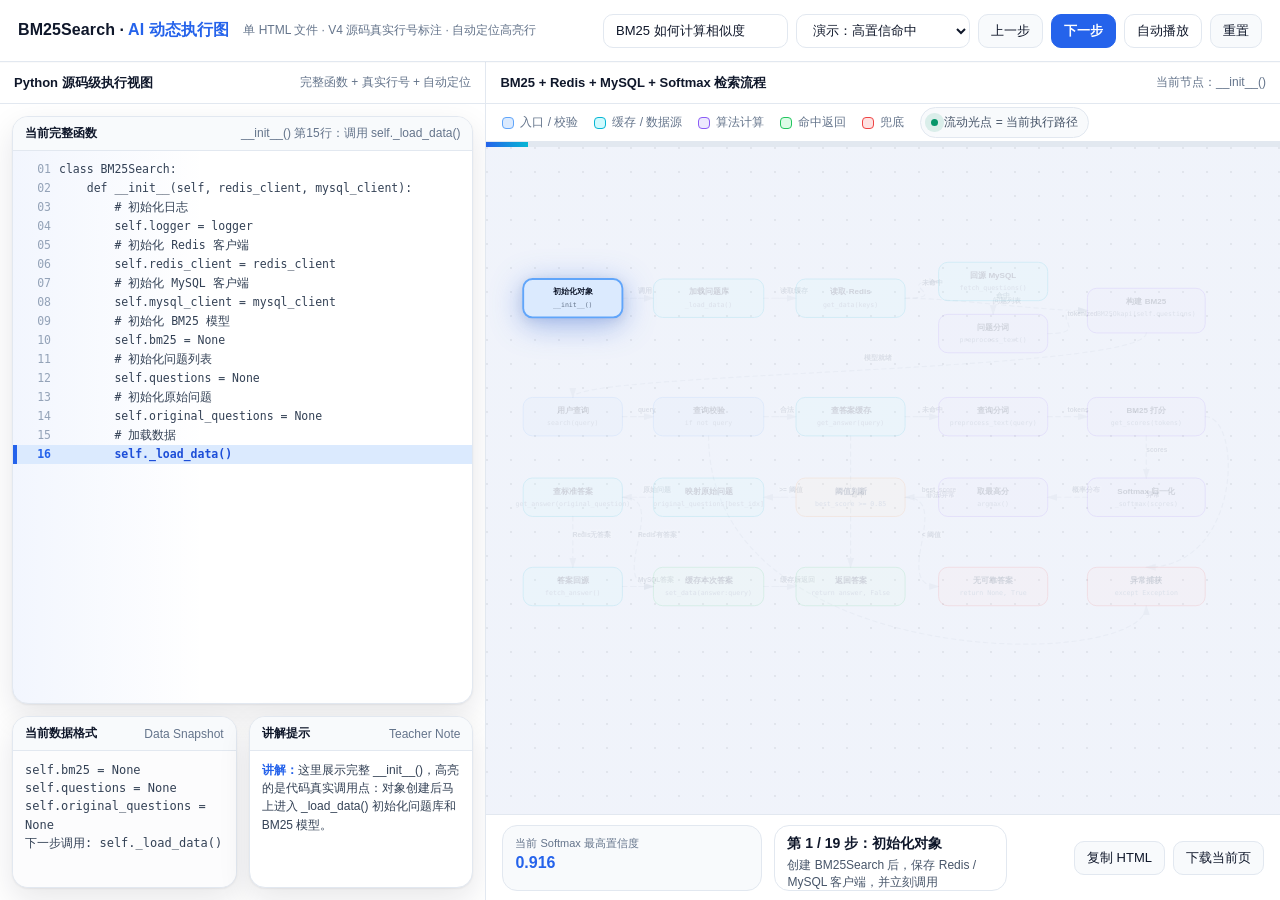
<file: assets/extensions/day04/BM25算法/bm25_search_visualizer.html>
<!doctype html>
<html lang="zh-CN">
<head>
  <meta charset="utf-8" />
  <meta name="viewport" content="width=device-width, initial-scale=1" />
  <title>BM25Search AI 动态执行图 · V4 源码标注精准版</title>
  <style>
    :root{
      --bg:#f4f6fb;
      --panel:#ffffff;
      --ink:#0f172a;
      --muted:#64748b;
      --border:#e2e8f0;
      --accent:#2563eb;
      --accent2:#06b6d4;
      --ok:#059669;
      --warn:#f97316;
      --danger:#dc2626;
      --purple:#7c3aed;
      --soft-blue:#dbeafe;
      --soft-green:#dcfce7;
      --soft-orange:#ffedd5;
      --soft-cyan:#cffafe;
      --soft-purple:#ede9fe;
      --soft-red:#fee2e2;
      --shadow:0 1px 2px rgba(15,23,42,.06),0 12px 32px rgba(15,23,42,.10);
      --node-shadow:drop-shadow(0 4px 8px rgba(15,23,42,.10));
    }
    *{box-sizing:border-box}
    html,body{height:100%;margin:0;overflow:hidden}
    body{
      font-family:"Microsoft YaHei",-apple-system,BlinkMacSystemFont,"Segoe UI",Roboto,Arial,sans-serif;
      background:var(--bg);color:var(--ink);display:flex;flex-direction:column;
    }
    header{
      height:62px;display:flex;align-items:center;gap:14px;padding:10px 18px;background:var(--panel);
      border-bottom:1px solid var(--border);box-shadow:0 1px 0 rgba(15,23,42,.02);z-index:5;
    }
    .brand{font-weight:900;font-size:16px;letter-spacing:.1px;white-space:nowrap}
    .brand span{color:var(--accent)}
    .meta{font-size:12px;color:var(--muted)}
    .spacer{flex:1}
    .toolbar{display:flex;align-items:center;gap:8px;flex-wrap:wrap;justify-content:flex-end}
    button,select,input{
      height:34px;border:1px solid var(--border);background:#fff;color:var(--ink);border-radius:10px;padding:0 12px;
      font-family:inherit;font-size:13px;outline:none;transition:.15s ease;
    }
    input{width:185px}
    button{cursor:pointer}
    button:hover,select:hover,input:focus{border-color:var(--accent);box-shadow:0 0 0 3px rgba(37,99,235,.08)}
    button.primary{background:var(--accent);border-color:var(--accent);color:#fff;font-weight:700}
    button.ghost{background:#f8fafc}
    button.danger{color:var(--danger)}
    main{flex:1;min-height:0;display:grid;grid-template-columns:38% 62%;gap:0}
    .left,.right{min-width:0;min-height:0;display:flex;flex-direction:column}
    .left{background:var(--panel);border-right:1px solid var(--border)}
    .pane-head{
      height:42px;padding:0 14px;display:flex;align-items:center;justify-content:space-between;border-bottom:1px solid var(--border);
      color:var(--muted);font-size:12px;background:#fff;
    }
    .pane-head strong{color:var(--ink);font-size:13px}
    .code-stage{flex:1;min-height:0;padding:12px;display:grid;grid-template-rows:minmax(0,1.15fr) 172px;gap:12px;overflow:hidden}
    .code-card,.data-card,.note-card{border:1px solid var(--border);background:#fff;border-radius:16px;box-shadow:var(--shadow);overflow:hidden;min-height:0}
    .code-title,.data-title{height:34px;display:flex;align-items:center;justify-content:space-between;padding:0 12px;border-bottom:1px solid var(--border);font-size:12px;color:var(--muted);background:#f8fafc}
    .code-title b,.data-title b{color:var(--ink)}
    pre{margin:0;white-space:pre-wrap;word-break:break-word;font-family:"SFMono-Regular",Consolas,Menlo,monospace}
    #codeBlock{
      height:calc(100% - 34px);overflow:auto;padding:9px 0;font-size:11.5px;line-height:1.48;color:#334155;background:
        linear-gradient(90deg,rgba(37,99,235,.06),transparent 42%);
    }
    #codeBlock .kw{color:#7c3aed;font-weight:700}
    #codeBlock .fn{color:#2563eb;font-weight:800}
    #codeBlock .cm{color:#64748b}
    #codeBlock .code-line{display:grid;grid-template-columns:38px minmax(0,1fr);gap:8px;padding:1px 14px 1px 0;min-height:18px;border-radius:0}
    #codeBlock .code-line .ln{text-align:right;color:#94a3b8;user-select:none;font-weight:500}
    #codeBlock .code-line .src{white-space:pre-wrap;word-break:break-word}
    #codeBlock .code-line.hi{background:#dbeafe;color:#1d4ed8;font-weight:900;box-shadow:inset 4px 0 0 #2563eb}
    #codeBlock .code-line.hi .ln{color:#2563eb;font-weight:900}
    .bottom-row{display:grid;grid-template-columns:1fr 1fr;gap:12px;min-height:0}
    #dataBlock,#explainBlock{padding:10px 12px;font-size:12px;line-height:1.52;color:#334155;height:calc(100% - 34px);overflow:hidden}
    #dataBlock{font-family:"SFMono-Regular",Consolas,Menlo,monospace;background:#fcfcfd}
    #explainBlock b{color:var(--accent)}
    .stage-wrap{flex:1;min-height:0;position:relative;overflow:hidden;background:
      linear-gradient(0deg,rgba(37,99,235,.018),rgba(37,99,235,.018)),
      radial-gradient(circle at 1px 1px,rgba(15,23,42,.065) 1px,transparent 0);background-size:auto,24px 24px;
    }
    .legend{height:38px;display:flex;align-items:center;gap:16px;padding:0 16px;border-bottom:1px solid var(--border);background:#fff;font-size:12px;color:var(--muted)}
    .legend span{display:inline-flex;align-items:center;gap:6px;white-space:nowrap}
    .dot{width:12px;height:12px;border-radius:4px;border:1px solid transparent}
    .progress-line{height:5px;background:#e2e8f0;position:relative;overflow:hidden}
    #progressFill{height:100%;width:0%;background:linear-gradient(90deg,var(--accent),var(--accent2));transition:width .25s ease}
    #canvas{width:100%;height:100%;display:block}
    .node{cursor:pointer;filter:var(--node-shadow);transition:.2s ease}
    .node rect{rx:15;ry:15;stroke-width:1.35;transition:.2s ease}
    .node:hover rect{stroke-width:2.2;filter:drop-shadow(0 8px 18px rgba(37,99,235,.25))}
    .node text{pointer-events:none;font-family:"Microsoft YaHei",Arial,sans-serif}
    .node .title{font-weight:800;font-size:13px;fill:#0f172a}
    .node .sub{font-size:10.6px;fill:#64748b;font-family:Consolas,"SFMono-Regular",monospace}
    .node.dim{opacity:.14;filter:none}
    .node.active rect{stroke-width:3!important;filter:drop-shadow(0 10px 26px rgba(37,99,235,.38))}
    .node.done rect{stroke-width:1.9}
    .edge{fill:none;stroke:#94a3b8;stroke-width:1.9;stroke-linecap:round;stroke-dasharray:7 6;opacity:.44;animation:dashflow 1s linear infinite;transition:.25s ease}
    .edge.active{stroke:var(--accent);stroke-width:3.1;opacity:1;filter:drop-shadow(0 0 4px rgba(37,99,235,.28))}
    .edge.done{stroke:#22c55e;stroke-width:2.4;opacity:.85}
    .edge.dim{opacity:.08;animation:none}
    @keyframes dashflow{to{stroke-dashoffset:-26}}
    .flow-dot{fill:var(--accent);filter:drop-shadow(0 0 7px var(--accent));opacity:0}
    .flow-dot.active{opacity:1}
    .edge-label{font-size:10.5px;font-weight:800;fill:#475569;paint-order:stroke;stroke:#fff;stroke-width:5px;stroke-linejoin:round}
    .edge-label.dim{opacity:.13}
    .detail{
      position:absolute;right:16px;top:58px;width:280px;background:#fff;border:1px solid var(--border);border-radius:18px;box-shadow:var(--shadow);
      padding:14px 14px 12px;display:none;z-index:4
    }
    .detail.show{display:block}
    .detail .chip{display:inline-block;border-radius:999px;padding:2px 8px;font-size:11px;font-weight:800;margin-bottom:8px}
    .detail h3{margin:0 0 4px;font-size:16px}
    .detail p{margin:0;color:#475569;font-size:12px;line-height:1.55}
    .detail .close{position:absolute;right:8px;top:8px;width:26px;height:26px;padding:0;border:0;background:transparent;font-size:18px;color:#64748b}
    .step-panel{height:86px;background:#fff;border-top:1px solid var(--border);display:grid;grid-template-columns:260px 1fr 245px;gap:12px;align-items:center;padding:10px 16px}
    .stat{border:1px solid var(--border);border-radius:15px;padding:10px 12px;background:#f8fafc;height:66px}
    .stat .k{font-size:11px;color:var(--muted);margin-bottom:3px}.stat .v{font-size:16px;font-weight:900;color:var(--accent)}
    .step-text{height:66px;border:1px solid var(--border);border-radius:15px;padding:9px 12px;background:#fff;overflow:hidden}
    .step-text .name{font-weight:900;color:#0f172a;margin-bottom:4px;font-size:14px}.step-text .desc{font-size:12px;color:#475569;line-height:1.45}
    .control-group{display:flex;gap:8px;justify-content:flex-end;align-items:center;flex-wrap:wrap}
    .pill{display:inline-flex;align-items:center;gap:6px;border:1px solid var(--border);background:#f8fafc;border-radius:999px;padding:6px 10px;font-size:12px;color:#475569;white-space:nowrap}
    .pulse{width:7px;height:7px;border-radius:99px;background:var(--ok);box-shadow:0 0 0 6px rgba(5,150,105,.12)}
    @media(max-width:1120px){main{grid-template-columns:1fr}.left{display:none}.step-panel{grid-template-columns:1fr}.stat,.control-group{display:none}}
  </style>
</head>
<body>
  <header>
    <div class="brand">BM25Search · <span>AI 动态执行图</span></div>
    <div class="meta">单 HTML 文件 · V4 源码真实行号标注 · 自动定位高亮行</div>
    <div class="spacer"></div>
    <div class="toolbar">
      <input id="queryInput" value="BM25 如何计算相似度" title="演示查询" />
      <select id="scenario">
        <option value="hit">演示：高置信命中</option>
        <option value="low">演示：低置信兜底</option>
        <option value="cache">演示：query 缓存命中</option>
      </select>
      <button id="prevBtn" class="ghost">上一步</button>
      <button id="nextBtn" class="primary">下一步</button>
      <button id="playBtn">自动播放</button>
      <button id="resetBtn" class="ghost">重置</button>
    </div>
  </header>
  <main>
    <section class="left">
      <div class="pane-head"><strong>Python 源码级执行视图</strong><span>完整函数 + 真实行号 + 自动定位</span></div>
      <div class="code-stage">
        <div class="code-card">
          <div class="code-title"><b>当前完整函数</b><span id="lineHint">BM25Search.search()</span></div>
          <pre id="codeBlock"></pre>
        </div>
        <div class="bottom-row">
          <div class="data-card">
            <div class="data-title"><b>当前数据格式</b><span>Data Snapshot</span></div>
            <pre id="dataBlock"></pre>
          </div>
          <div class="note-card">
            <div class="data-title"><b>讲解提示</b><span>Teacher Note</span></div>
            <div id="explainBlock"></div>
          </div>
        </div>
      </div>
    </section>
    <section class="right">
      <div class="pane-head"><strong>BM25 + Redis + MySQL + Softmax 检索流程</strong><span id="sizeInfo">点击节点查看说明</span></div>
      <div class="legend">
        <span><i class="dot" style="background:#dbeafe;border-color:#60a5fa"></i>入口 / 校验</span>
        <span><i class="dot" style="background:#cffafe;border-color:#06b6d4"></i>缓存 / 数据源</span>
        <span><i class="dot" style="background:#ede9fe;border-color:#8b5cf6"></i>算法计算</span>
        <span><i class="dot" style="background:#dcfce7;border-color:#22c55e"></i>命中返回</span>
        <span><i class="dot" style="background:#fee2e2;border-color:#ef4444"></i>兜底</span>
        <span class="pill"><i class="pulse"></i>流动光点 = 当前执行路径</span>
      </div>
      <div class="progress-line"><div id="progressFill"></div></div>
      <div class="stage-wrap">
        <svg id="canvas" viewBox="0 0 1280 760" preserveAspectRatio="xMidYMid meet"></svg>
        <aside class="detail" id="detail">
          <button class="close" id="closeDetail">×</button>
          <span class="chip" id="dChip"></span>
          <h3 id="dTitle"></h3>
          <p id="dText"></p>
        </aside>
      </div>
      <div class="step-panel">
        <div class="stat"><div class="k">当前 Softmax 最高置信度</div><div class="v" id="scoreView">0.916</div></div>
        <div class="step-text"><div class="name" id="stepName">准备开始</div><div class="desc" id="stepDesc">点击“下一步”或“自动播放”，观察这段 Python 代码如何从缓存、MySQL、BM25 分数一路执行到答案返回。</div></div>
        <div class="control-group">
          <button id="copyBtn" class="ghost">复制 HTML</button>
          <button id="downloadBtn" class="ghost">下载当前页</button>
        </div>
      </div>
    </section>
  </main>

<script>
const SVGNS='http://www.w3.org/2000/svg';
const $=id=>document.getElementById(id);
const colors={
  entry:{fill:'#dbeafe',stroke:'#60a5fa',chip:'#2563eb',label:'入口/校验'},
  cache:{fill:'#cffafe',stroke:'#06b6d4',chip:'#0891b2',label:'缓存/数据源'},
  algo:{fill:'#ede9fe',stroke:'#8b5cf6',chip:'#7c3aed',label:'算法计算'},
  ok:{fill:'#dcfce7',stroke:'#22c55e',chip:'#059669',label:'命中返回'},
  warn:{fill:'#ffedd5',stroke:'#fb923c',chip:'#ea580c',label:'分支判断'},
  bad:{fill:'#fee2e2',stroke:'#ef4444',chip:'#dc2626',label:'兜底/异常'}
};
const nodes=[
  {id:'init',x:60,y:55,w:160,h:62,t:'初始化对象',s:'__init__()',c:'entry',d:'创建 BM25Search 后，保存 Redis / MySQL 客户端，并立刻调用 _load_data()。'},
  {id:'load',x:270,y:55,w:178,h:62,t:'加载问题库',s:'_load_data()',c:'cache',d:'从 Redis 读取原始问题和分词结果；如果没有缓存，则回源 MySQL。'},
  {id:'redisDocs',x:500,y:55,w:176,h:62,t:'读取 Redis',s:'get_data(keys)',c:'cache',d:'读取 qa_original_questions 与 qa_tokenized_questions 两个缓存键。'},
  {id:'mysqlDocs',x:730,y:28,w:176,h:62,t:'回源 MySQL',s:'fetch_questions()',c:'cache',d:'当 Redis 没有问题库缓存时，从 MySQL 查询 FAQ 问题列表。'},
  {id:'prepDocs',x:730,y:112,w:176,h:62,t:'问题分词',s:'preprocess_text()',c:'algo',d:'把每条原始问题转换为 token 列表，作为 BM25 语料。'},
  {id:'build',x:970,y:70,w:190,h:72,t:'构建 BM25',s:'BM25Okapi(self.questions)',c:'algo',d:'用分词后的问题列表建立 BM25 模型，后续 query 就可以打分。'},
  {id:'search',x:60,y:246,w:160,h:62,t:'用户查询',s:'search(query)',c:'entry',d:'外部传入 query 和 threshold，开始执行 search 方法。'},
  {id:'validate',x:270,y:246,w:178,h:62,t:'查询校验',s:'if not query',c:'entry',d:'判断 query 是否为空，且必须是字符串。'},
  {id:'queryCache',x:500,y:246,w:176,h:62,t:'查答案缓存',s:'get_answer(query)',c:'cache',d:'先查用户原始问题对应的 answer:{query}，命中则直接返回。'},
  {id:'tokenize',x:730,y:246,w:176,h:62,t:'查询分词',s:'preprocess_text(query)',c:'algo',d:'把用户问题切成 token，交给 BM25 打分。'},
  {id:'score',x:970,y:246,w:190,h:62,t:'BM25 打分',s:'get_scores(tokens)',c:'algo',d:'计算 query 与每个候选问题之间的 BM25 相关性分数。'},
  {id:'softmax',x:970,y:376,w:190,h:62,t:'Softmax 归一化',s:'_softmax(scores)',c:'algo',d:'用 exp(scores - max) 避免溢出，再转换成概率分布。'},
  {id:'argmax',x:730,y:376,w:176,h:62,t:'取最高分',s:'argmax()',c:'algo',d:'找到 Softmax 分数最高的候选问题下标 best_idx。'},
  {id:'threshold',x:500,y:376,w:176,h:62,t:'阈值判断',s:'best_score >= 0.85',c:'warn',d:'只有最高置信度超过阈值，才认为匹配可靠。'},
  {id:'originQ',x:270,y:376,w:178,h:62,t:'映射原始问题',s:'original_questions[best_idx]',c:'cache',d:'用 best_idx 找回原始问题文本，再用这个问题查标准答案。'},
  {id:'answerRedis',x:60,y:376,w:160,h:62,t:'查标准答案',s:'get_answer(original_question)',c:'cache',d:'优先从 Redis 查询候选问题的标准答案。'},
  {id:'mysqlAnswer',x:60,y:520,w:160,h:62,t:'答案回源',s:'fetch_answer()',c:'cache',d:'如果 Redis 没有候选问题答案，则从 MySQL 查询答案。'},
  {id:'saveAnswer',x:270,y:520,w:178,h:62,t:'缓存本次答案',s:'set_data(answer:query)',c:'ok',d:'把用户当前 query 对应的答案写入 Redis，下一次可直接命中。'},
  {id:'returnHit',x:500,y:520,w:176,h:62,t:'返回答案',s:'return answer, False',c:'ok',d:'找到可靠答案，返回 answer，同时 False 表示不需要进入大模型兜底。'},
  {id:'fallback',x:730,y:520,w:176,h:62,t:'无可靠答案',s:'return None, True',c:'bad',d:'低于阈值或异常时返回 None, True，通常交给后续 RAG / LLM 兜底。'},
  {id:'error',x:970,y:520,w:190,h:62,t:'异常捕获',s:'except Exception',c:'bad',d:'记录搜索失败日志，并返回 None, True。'}
];
const edges=[
  ['init','load','调用'],['load','redisDocs','读取缓存'],['redisDocs','build','命中'],['redisDocs','mysqlDocs','未命中'],['mysqlDocs','prepDocs','问题列表'],['prepDocs','build','tokenized'],
  ['build','search','模型就绪'],['search','validate','query'],['validate','queryCache','合法'],['validate','error','非法/异常'],['queryCache','returnHit','命中'],['queryCache','tokenize','未命中'],
  ['tokenize','score','tokens'],['score','softmax','scores'],['softmax','argmax','概率分布'],['argmax','threshold','best_score'],['threshold','originQ','>= 阈值'],['threshold','fallback','< 阈值'],
  ['originQ','answerRedis','原始问题'],['answerRedis','saveAnswer','Redis有答案'],['answerRedis','mysqlAnswer','Redis无答案'],['mysqlAnswer','saveAnswer','MySQL答案'],['saveAnswer','returnHit','缓存后返回'],['score','error','异常']
];
const edgeId=(a,b)=>`e_${a}_${b}`;
function pathBetween(a,b){
  const na=nodes.find(n=>n.id===a), nb=nodes.find(n=>n.id===b);
  const ca={x:na.x+na.w/2,y:na.y+na.h/2};
  const cb={x:nb.x+nb.w/2,y:nb.y+nb.h/2};

  // 跨行回到 search()：走“下沉-横向-下落”的包络线，避免斜线穿过主流程。
  if(a==='build'&&b==='search'){
    const sx=na.x+na.w/2, sy=na.y+na.h;
    const ex=nb.x+nb.w/2, ey=nb.y;
    const midY=205;
    return `M ${sx} ${sy} C ${sx} ${midY}, ${ex} ${midY}, ${ex} ${ey}`;
  }

  // 异常边：从下方绕线，不压住正常命中路径。
  if(a==='validate'&&b==='error'){
    const sx=na.x+na.w/2, sy=na.y+na.h;
    const ex=nb.x+nb.w/2, ey=nb.y+nb.h;
    return `M ${sx} ${sy} C ${sx} 690, ${ex} 690, ${ex} ${ey}`;
  }
  if(a==='score'&&b==='error'){
    const sx=na.x+na.w, sy=na.y+na.h/2;
    const ex=nb.x+nb.w/2, ey=nb.y;
    return `M ${sx} ${sy} C 1220 ${sy}, 1220 ${ey}, ${ex} ${ey}`;
  }

  const dx=cb.x-ca.x, dy=cb.y-ca.y;
  let sx,sy,ex,ey,c1x,c1y,c2x,c2y;

  // 垂直关系优先用“底部 -> 顶部 / 顶部 -> 底部”，解决 queryCache -> returnHit 箭头绕圈问题。
  if(Math.abs(dy) >= Math.abs(dx) * 0.75){
    if(dy >= 0){
      sx=ca.x; sy=na.y+na.h; ex=cb.x; ey=nb.y;
      c1x=sx; c1y=sy+70; c2x=ex; c2y=ey-70;
    }else{
      sx=ca.x; sy=na.y; ex=cb.x; ey=nb.y+nb.h;
      c1x=sx; c1y=sy-70; c2x=ex; c2y=ey+70;
    }
  }else{
    if(dx >= 0){
      sx=na.x+na.w; sy=ca.y; ex=nb.x; ey=cb.y;
      c1x=sx+80; c1y=sy; c2x=ex-80; c2y=ey;
    }else{
      sx=na.x; sy=ca.y; ex=nb.x+nb.w; ey=cb.y;
      c1x=sx-80; c1y=sy; c2x=ex+80; c2y=ey;
    }
  }
  return `M ${sx} ${sy} C ${c1x} ${c1y}, ${c2x} ${c2y}, ${ex} ${ey}`;
}
function renderGraph(){
  const svg=$('canvas'); svg.innerHTML='';
  const defs=document.createElementNS(SVGNS,'defs');
  defs.innerHTML=`
    <marker id="arrow" markerWidth="10" markerHeight="10" refX="8" refY="3" orient="auto" markerUnits="strokeWidth"><path d="M0,0 L0,6 L9,3 z" fill="#94a3b8"></path></marker>
    <marker id="arrowActive" markerWidth="10" markerHeight="10" refX="8" refY="3" orient="auto" markerUnits="strokeWidth"><path d="M0,0 L0,6 L9,3 z" fill="#2563eb"></path></marker>
    <marker id="arrowDone" markerWidth="10" markerHeight="10" refX="8" refY="3" orient="auto" markerUnits="strokeWidth"><path d="M0,0 L0,6 L9,3 z" fill="#22c55e"></path></marker>`;
  svg.appendChild(defs);
  const edgeLayer=document.createElementNS(SVGNS,'g'); edgeLayer.setAttribute('id','edgeLayer'); svg.appendChild(edgeLayer);
  edges.forEach(([a,b,label])=>{
    const p=document.createElementNS(SVGNS,'path'); p.setAttribute('id',edgeId(a,b)); p.setAttribute('class','edge dim'); p.setAttribute('d',pathBetween(a,b)); p.setAttribute('marker-end','url(#arrow)'); edgeLayer.appendChild(p);
    const mid=document.createElementNS(SVGNS,'text'); mid.setAttribute('class','edge-label dim'); const na=nodes.find(n=>n.id===a), nb=nodes.find(n=>n.id===b);
    mid.setAttribute('x',(na.x+nb.x+na.w)/2); mid.setAttribute('y',(na.y+nb.y+na.h)/2-8); mid.textContent=label; edgeLayer.appendChild(mid);
    const c=document.createElementNS(SVGNS,'circle'); c.setAttribute('r','4.2'); c.setAttribute('class','flow-dot');
    const am=document.createElementNS(SVGNS,'animateMotion'); am.setAttribute('dur','1.15s'); am.setAttribute('repeatCount','indefinite'); am.setAttribute('rotate','auto');
    const mp=document.createElementNS(SVGNS,'mpath'); mp.setAttributeNS('http://www.w3.org/1999/xlink','href','#'+edgeId(a,b)); mp.setAttribute('href','#'+edgeId(a,b));
    am.appendChild(mp); c.appendChild(am); edgeLayer.appendChild(c);
  });
  const nodeLayer=document.createElementNS(SVGNS,'g'); svg.appendChild(nodeLayer);
  nodes.forEach(n=>{
    const g=document.createElementNS(SVGNS,'g'); g.setAttribute('class','node dim'); g.setAttribute('data-id',n.id); g.setAttribute('transform',`translate(${n.x},${n.y})`);
    const cc=colors[n.c];
    const r=document.createElementNS(SVGNS,'rect'); r.setAttribute('width',n.w); r.setAttribute('height',n.h); r.setAttribute('fill',cc.fill); r.setAttribute('stroke',cc.stroke); g.appendChild(r);
    const t=document.createElementNS(SVGNS,'text'); t.setAttribute('x',n.w/2); t.setAttribute('y',25); t.setAttribute('text-anchor','middle'); t.setAttribute('class','title'); t.textContent=n.t; g.appendChild(t);
    const s=document.createElementNS(SVGNS,'text'); s.setAttribute('x',n.w/2); s.setAttribute('y',45); s.setAttribute('text-anchor','middle'); s.setAttribute('class','sub'); s.textContent=n.s; g.appendChild(s);
    g.addEventListener('click',()=>showNode(n.id)); nodeLayer.appendChild(g);
  });
}
function showNode(id){
  const n=nodes.find(x=>x.id===id), cc=colors[n.c];
  $('dChip').textContent=cc.label; $('dChip').style.background=cc.fill; $('dChip').style.color=cc.chip;
  $('dTitle').textContent=n.t+' · '+n.s; $('dText').textContent=n.d; $('detail').classList.add('show');
}
$('closeDetail').onclick=()=>$('detail').classList.remove('show');
const functionSource={
  "init": "class BM25Search:\n    def __init__(self, redis_client, mysql_client):\n        # 初始化日志\n        self.logger = logger\n        # 初始化 Redis 客户端\n        self.redis_client = redis_client\n        # 初始化 MySQL 客户端\n        self.mysql_client = mysql_client\n        # 初始化 BM25 模型\n        self.bm25 = None\n        # 初始化问题列表\n        self.questions = None\n        # 初始化原始问题\n        self.original_questions = None\n        # 加载数据\n        self._load_data()",
  "load": "    def _load_data(self):\n        # 加载数据\n        original_key = \"qa_original_questions\"\n        tokenized_key = \"qa_tokenized_questions\"\n        # 从 Redis 获取原始问题\n        self.original_questions = self.redis_client.get_data(original_key)\n        # 从 Redis 获取分词问题\n        tokenized_questions = self.redis_client.get_data(tokenized_key)\n        # 如果 Redis 中没有数据，从 MySQL 加载\n        if not self.original_questions or not tokenized_questions:\n            # 从 MySQL 获取问题\n            self.original_questions = self.mysql_client.fetch_questions()\n            if not self.original_questions:\n                # 记录无问题警告\n                self.logger.warning(\"未加载到问题\")\n                return\n            # 分词问题\n            tokenized_questions = [preprocess_text(q[0]) for q in self.original_questions]\n            # 存储原始问题到 Redis\n            self.redis_client.set_data(original_key, [(q[0]) for q in self.original_questions])\n            # 存储分词问题到 Redis\n            self.redis_client.set_data(tokenized_key, tokenized_questions)\n        # 设置问题列表\n        self.questions = tokenized_questions\n        # 初始化 BM25 模型\n        self.bm25 = BM25Okapi(self.questions)\n        # 记录 BM25 初始化成功\n        self.logger.info(\"BM25 模型初始化完成\")",
  "softmax": "    def _softmax(self, scores):\n        # 计算 Softmax 分数\n        exp_scores = np.exp(scores - np.max(scores))\n        # 返回归一化分数\n        return exp_scores / exp_scores.sum()",
  "search": "    def search(self, query, threshold=0.85):\n        # 搜索查询\n        if not query or not isinstance(query, str):\n            # 记录无效查询\n            self.logger.error(\"无效查询\")\n            # 返回 None 和 False\n            return None, False\n        # 检查 Redis 缓存\n        cached_answer = self.redis_client.get_answer(query)\n        if cached_answer:\n            # 返回缓存答案\n            return cached_answer, False\n        try:\n            # 分词查询\n            query_tokens = preprocess_text(query)\n            # 计算 BM25 分数\n            scores = self.bm25.get_scores(query_tokens)\n            # 计算 Softmax 分数\n            softmax_scores = self._softmax(scores)\n            # 获取最高分索引\n            best_idx = softmax_scores.argmax()\n            # 获取最高分\n            best_score = softmax_scores[best_idx]\n            # 检查是否超过阈值\n            if best_score >= threshold:\n                # 获取原始问题\n                original_question = self.original_questions[best_idx]\n                # 获取答案\n                redis_result = self.redis_client.get_answer(original_question)\n                # 获取答案\n                if redis_result:\n                    answer = redis_result\n                    logger.info(f'从redis中获取到了问题的答案:{answer}')\n                else:\n                    answer = self.mysql_client.fetch_answer(original_question)\n                    logger.info(f'从mysql中获取到了问题的答案:{answer}')\n\n                if answer:\n                    # 缓存答案\n                    self.redis_client.set_data(f\"answer:{query}\", answer)\n                    # 记录搜索成功\n                    self.logger.info(f\"搜索成功，Softmax 相似度: {best_score:.3f}\")\n                    # 返回答案和 False\n                    return answer, False\n            # 记录无可靠答案\n            self.logger.info(f\"未找到可靠答案，最高 Softmax 相似度: {best_score:.3f}\")\n            # 返回 None 和 True\n            return None, True\n        except Exception as e:\n            # 记录搜索失败\n            self.logger.error(f\"搜索失败: {e}\")\n            # 返回 None 和 True\n            return None, True"
};
const common={
  "init": {
    "line": "__init__() 第15行：调用 self._load_data()",
    "fn": "init",
    "hi": [
      15
    ],
    "data": "self.bm25 = None\nself.questions = None\nself.original_questions = None\n下一步调用: self._load_data()",
    "ex": "这里展示完整 __init__()，高亮的是代码真实调用点：对象创建后马上进入 _load_data() 初始化问题库和 BM25 模型。"
  },
  "load": {
    "line": "_load_data() 第3-4行：定义 Redis 缓存 key",
    "fn": "load",
    "hi": [
      2,
      3
    ],
    "data": "original_key = \"qa_original_questions\"\ntokenized_key = \"qa_tokenized_questions\"",
    "ex": "_load_data() 的整体职责是：先查 Redis；Redis 没有就查 MySQL；然后分词、写缓存、构建 BM25。"
  },
  "redisDocs": {
    "line": "_load_data() 第6、8、10行：读取 Redis 并判断是否缺失",
    "fn": "load",
    "hi": [
      5,
      7,
      9
    ],
    "data": "Redis: qa_original_questions -> null\nRedis: qa_tokenized_questions -> null\n判断: not self.original_questions or not tokenized_questions -> True",
    "ex": "这里不是返回答案缓存，而是在加载问题库缓存。两个 key 缺任意一个，都要从 MySQL 回源。"
  },
  "mysqlDocs": {
    "line": "_load_data() 第12-16行：Redis 未命中后回源 MySQL",
    "fn": "load",
    "hi": [
      11,
      12,
      14,
      15
    ],
    "data": "original_questions: list[tuple[str]]\n[(\"什么是 BM25 算法\",),\n (\"Redis 缓存如何使用\",),\n (\"Softmax 归一化是什么\",)]",
    "ex": "这几行对应源码里的 fetch_questions() 和空数据保护。original_questions 是 tuple 列表，所以后面会用 q[0] 取问题文本。"
  },
  "prepDocs": {
    "line": "_load_data() 第18、20、22行：分词并写入 Redis",
    "fn": "load",
    "hi": [
      17,
      19,
      21
    ],
    "data": "tokenized_questions: list[list[str]]\n[[\"bm25\", \"算法\"],\n [\"redis\", \"缓存\", \"使用\"],\n [\"softmax\", \"归一化\"]]",
    "ex": "这一步把原始中文问题转换为 BM25Okapi 能接收的 token 列表，并把原始问题和分词结果同时缓存。"
  },
  "build": {
    "line": "_load_data() 第24、26、28行：赋值 questions 并构建 BM25",
    "fn": "load",
    "hi": [
      23,
      25,
      27
    ],
    "data": "self.questions = tokenized_questions\nself.bm25 = BM25Okapi(self.questions)",
    "ex": "_load_data() 的最终产物是 self.bm25。后续 search() 的 get_scores() 依赖它。"
  },
  "search": {
    "line": "search() 第1行：进入查询函数",
    "fn": "search",
    "hi": [
      0
    ],
    "data": "query = \"BM25 如何计算相似度\"\nthreshold = 0.85",
    "ex": "search() 是查询命中主流程：校验 query、查一级缓存、分词、BM25 打分、Softmax、阈值判断、查答案、返回。"
  },
  "validate": {
    "line": "search() 第3、5、7行：query 合法性校验",
    "fn": "search",
    "hi": [
      2,
      4,
      6
    ],
    "data": "not query -> False\nisinstance(query, str) -> True\n返回: 继续执行",
    "ex": "如果 query 为空或不是字符串，会直接 return None, False。生产中建议额外加 query.strip()。"
  },
  "queryCache": {
    "line": "search() 第9-10行：先查用户原始 query 的答案缓存",
    "fn": "search",
    "hi": [
      8,
      9
    ],
    "data": "cached_answer = self.redis_client.get_answer(query)\nresult: None\n返回: 继续执行 BM25",
    "ex": "这是用户原始 query 的一级缓存。缓存没命中时，只高亮 get_answer(query) 和 if cached_answer 判断，不高亮 return。"
  },
  "tokenize": {
    "line": "search() 第15行：对用户 query 分词",
    "fn": "search",
    "hi": [
      14
    ],
    "data": "query_tokens: list[str]\n[\"bm25\", \"如何\", \"计算\", \"相似度\"]",
    "ex": "查询分词规则必须和问题库分词规则一致，否则 BM25 分数会失真。"
  },
  "score": {
    "line": "search() 第17行：BM25 get_scores 打分",
    "fn": "search",
    "hi": [
      16
    ],
    "data": "scores: np.ndarray\n[4.20, 0.18, 0.12, 0.32, 0.88]",
    "ex": "BM25 原始分数不是概率，只表示候选问题与 query 的相关性强弱。"
  },
  "softmax": {
    "line": "_softmax() 第3、5行：exp 防溢出 + 归一化返回",
    "fn": "softmax",
    "hi": [
      2,
      4
    ],
    "data": "scores - max(scores):\n[0, -4.02, -4.08, -3.88, -3.32]\nsoftmax_scores:\n[0.916, 0.016, 0.015, 0.019, 0.033]",
    "ex": "这里切换到完整 _softmax() 函数。np.exp(scores - np.max(scores)) 是防溢出的数值稳定写法。"
  },
  "argmax": {
    "line": "search() 第21、23行：取 best_idx 和 best_score",
    "fn": "search",
    "hi": [
      20,
      22
    ],
    "data": "best_idx = 0\nbest_score = 0.916\nbest_question = \"什么是 BM25 算法\"",
    "ex": "argmax 只找最大值下标。是否真的能返回答案，还要看 best_score 是否超过 threshold。"
  },
  "threshold": {
    "line": "search() 第25行：判断 best_score 是否超过阈值",
    "fn": "search",
    "hi": [
      24
    ],
    "data": "best_score = 0.916\nthreshold = 0.85\n判断结果: True",
    "ex": "阈值越高越保守，误匹配更少；阈值越低召回更多，但错误命中风险更高。"
  },
  "originQ": {
    "line": "search() 第27行：用 best_idx 映射标准问题",
    "fn": "search",
    "hi": [
      26
    ],
    "data": "original_question = self.original_questions[best_idx]\noriginal_question: \"什么是 BM25 算法\"",
    "ex": "这里用 best_idx 找回知识库里的标准问题，而不是直接用用户 query 查标准答案。"
  },
  "answerRedis": {
    "line": "search() 第29、31行：用标准问题查二级答案缓存",
    "fn": "search",
    "hi": [
      28,
      30
    ],
    "data": "redis_result = self.redis_client.get_answer(original_question)\nresult: None\n下一步: else -> MySQL",
    "ex": "这是二级缓存：用标准问题查答案。如果 redis_result 存在，会进入 if redis_result 分支。"
  },
  "mysqlAnswer": {
    "line": "search() 第34-36行：Redis 无标准答案，回源 MySQL",
    "fn": "search",
    "hi": [
      33,
      34,
      35
    ],
    "data": "answer = self.mysql_client.fetch_answer(original_question)\nanswer: \"BM25 是一种基于词频、逆文档频率和文档长度归一化的排序算法。\"",
    "ex": "Redis 没有标准答案时，从 MySQL 回源。注意这一步查的是 original_question。"
  },
  "saveAnswer": {
    "line": "search() 第38、40、42行：answer 存在则缓存本次 query 答案",
    "fn": "search",
    "hi": [
      37,
      39,
      41
    ],
    "data": "if answer -> True\nRedis write:\nanswer:BM25 如何计算相似度 -> answer",
    "ex": "这里缓存的是用户原始 query 的答案，下一次完全相同问法可以直接走一级缓存。"
  },
  "returnHit": {
    "line": "search() 第44行：返回命中答案 answer, False",
    "fn": "search",
    "hi": [
      43
    ],
    "data": "return:\n(answer, False)\nFalse = 不需要进入大模型兜底",
    "ex": "高置信命中路径结束。False 表示后续不用进入 RAG / LLM 兜底链路。"
  },
  "fallback": {
    "line": "search() 第46、48行：低置信返回 None, True",
    "fn": "search",
    "hi": [
      45,
      47
    ],
    "data": "return:\n(None, True)\nTrue = 需要 RAG / LLM 兜底",
    "ex": "低置信不是系统失败，而是主动避免硬匹配，交给后续更强的 RAG / LLM 兜底。"
  },
  "error": {
    "line": "search() 第49、51、53行：except 异常兜底",
    "fn": "search",
    "hi": [
      48,
      50,
      52
    ],
    "data": "Exception -> self.logger.error(...)\nreturn (None, True)",
    "ex": "异常时也返回 None, True，避免服务直接崩溃。"
  }
};
const scenarios={
  hit:['init','load','redisDocs','mysqlDocs','prepDocs','build','search','validate','queryCache','tokenize','score','softmax','argmax','threshold','originQ','answerRedis','mysqlAnswer','saveAnswer','returnHit'],
  low:['init','load','redisDocs','build','search','validate','queryCache','tokenize','score','softmax','argmax','threshold','fallback'],
  cache:['build','search','validate','queryCache','returnHit']
};
const pathTrail={
  init:[], load:[['init','load']], redisDocs:[['init','load'],['load','redisDocs']], mysqlDocs:[['redisDocs','mysqlDocs']], prepDocs:[['mysqlDocs','prepDocs']], build:[['prepDocs','build'],['redisDocs','build']],
  search:[['build','search']], validate:[['search','validate']], queryCache:[['validate','queryCache']], tokenize:[['queryCache','tokenize']], score:[['tokenize','score']], softmax:[['score','softmax']], argmax:[['softmax','argmax']], threshold:[['argmax','threshold']], originQ:[['threshold','originQ']], answerRedis:[['originQ','answerRedis']], mysqlAnswer:[['answerRedis','mysqlAnswer']], saveAnswer:[['mysqlAnswer','saveAnswer'],['answerRedis','saveAnswer']], returnHit:[['saveAnswer','returnHit'],['queryCache','returnHit']], fallback:[['threshold','fallback']], error:[['validate','error'],['score','error']]
};
let idx=0,timer=null;
function activeSteps(){return scenarios[$('scenario').value]||scenarios.hit}
function escapeHtml(str){return String(str).replace(/[&<>]/g,ch=>({'&':'&amp;','<':'&lt;','>':'&gt;'}[ch]))}
function renderFunction(fn,hi=[]){
  const src=functionSource[fn]||'';
  const active=new Set(hi||[]);
  return src.split('\n').map((line,i)=>{
    const cls=active.has(i)?'code-line hi':'code-line';
    return `<span class="${cls}"><span class="ln">${String(i+1).padStart(2,'0')}</span><span class="src">${escapeHtml(line)}</span></span>`;
  }).join('');
}
function getActualPair(prev,cur){
  const pairs=pathTrail[cur]||[];
  return pairs.find(([a,b])=>a===prev && b===cur) || pairs.find(([a])=>a===prev) || null;
}
function setScenarioData(id,info){
  const sc=$('scenario').value;
  if(id==='redisDocs' && sc==='low') return {...info,data:`Redis: qa_original_questions -> 已命中 list[str]
Redis: qa_tokenized_questions -> 已命中 list[list[str]]
判断: not self.original_questions or not tokenized_questions -> False
下一步: 跳过 MySQL / 分词 / 写缓存，直接构建 BM25`,ex:'低置信场景演示的是“问题库缓存已存在，但查询相似度不够高”。因此这里 Redis 是命中问题库缓存，而不是回源 MySQL。'};
  if(id==='build' && sc==='low') return {...info,data:`self.questions = tokenized_questions  # 来自 Redis 缓存
self.bm25 = BM25Okapi(self.questions)`,ex:'这一场景中，BM25 语料来自 Redis 缓存，所以 _load_data() 只执行读取缓存和构建 BM25 两段。'};
  if(id==='queryCache' && sc==='cache') return {...info,line:'search() 第9-12行：一级缓存命中并直接返回',hi:[8,9,10,11],data:`Redis key: answer:${$('queryInput').value}\nresult: "BM25 是一种经典排序算法..."`,ex:'演示缓存命中：这里会高亮 get_answer(query)、if cached_answer 和 return cached_answer, False，后续 BM25 打分全部跳过。'};
  if(id==='threshold' && sc==='low') return {...info,data:`best_score = 0.642\nthreshold = 0.85\n判断结果: False`,ex:'演示低置信：最高分没有超过阈值，系统不会强行返回候选答案。'};
  if(id==='softmax' && sc==='low') return {...info,data:`scores: [1.10, 0.98, 0.84, 0.73, 0.52]\nsoftmax_scores:\n[0.286, 0.254, 0.221, 0.198, 0.162]`,ex:'低置信场景下，分数比较平均，说明没有明显最佳候选。'};
  if(id==='argmax' && sc==='low') return {...info,data:`best_idx = 0\nbest_score = 0.642\n候选不够可靠`,ex:'即使有最大值，只要优势不明显，也不应该直接当作标准答案。'};
  if(id==='returnHit' && sc==='cache') return {...info,line:'search() 第12行：实际执行 return cached_answer, False',fn:'search',hi:[11],data:`return:\n(cached_answer, False)`,ex:'缓存命中路径最短，当前真正执行的是 return cached_answer, False；不会再进入 try、分词、BM25、Softmax 和 MySQL。'};
  return info;
}
function update(){
  const steps=activeSteps(); if(idx<0)idx=0; if(idx>=steps.length)idx=steps.length-1;
  const id=steps[idx]; const info=setScenarioData(id,common[id]);
  $('lineHint').textContent=info.line; $('codeBlock').innerHTML=renderFunction(info.fn,info.hi); requestAnimationFrame(()=>{const h=$('codeBlock').querySelector('.code-line.hi'); if(h) h.scrollIntoView({block:'center'});}); $('dataBlock').textContent=info.data; $('explainBlock').innerHTML='<b>讲解：</b>'+info.ex;
  $('stepName').textContent=`第 ${idx+1} / ${steps.length} 步：${nodes.find(n=>n.id===id).t}`;
  $('stepDesc').textContent=nodes.find(n=>n.id===id).d;
  const pct=((idx+1)/steps.length)*100; $('progressFill').style.width=pct+'%';
  $('scoreView').textContent=$('scenario').value==='low'?'0.642':($('scenario').value==='cache'?'Cache':'0.916');
  const activeSet=new Set(steps.slice(0,idx+1));
  document.querySelectorAll('.node').forEach(g=>{const nid=g.dataset.id;g.classList.toggle('dim',!activeSet.has(nid));g.classList.toggle('done',activeSet.has(nid)&&nid!==id);g.classList.toggle('active',nid===id);});
  document.querySelectorAll('.edge').forEach(p=>{
    p.classList.add('dim');
    p.classList.remove('active','done');
    p.setAttribute('marker-end','url(#arrow)');
  });
  document.querySelectorAll('.flow-dot').forEach(d=>d.classList.remove('active'));
  document.querySelectorAll('.edge-label').forEach(l=>l.classList.add('dim'));

  // 只按“当前场景真实执行过的相邻步骤”点亮边，避免把备用分支也一起点亮。
  for(let i=1;i<=idx;i++){
    const prev=steps[i-1], cur=steps[i];
    const pair=getActualPair(prev,cur);
    if(!pair) continue;
    const p=document.getElementById(edgeId(pair[0],pair[1]));
    if(!p) continue;
    const isCurrent=i===idx;
    p.classList.remove('dim');
    p.classList.add(isCurrent?'active':'done');
    p.setAttribute('marker-end', isCurrent ? 'url(#arrowActive)' : 'url(#arrowDone)');

    const href='#'+edgeId(pair[0],pair[1]);
    document.querySelectorAll('.flow-dot').forEach(d=>{
      const mp=d.querySelector('mpath');
      if(isCurrent && mp && mp.getAttribute('href')===href)d.classList.add('active');
    });
    const label=p.nextSibling;
    if(label && label.classList && label.classList.contains('edge-label')) label.classList.remove('dim');
  }
  $('sizeInfo').textContent=`当前节点：${nodes.find(n=>n.id===id).s}`;
}
function next(){const steps=activeSteps(); idx=Math.min(steps.length-1,idx+1); update(); if(idx===steps.length-1)stop();}
function prev(){idx=Math.max(0,idx-1); update();}
function reset(){stop();idx=0;update();}
function play(){ if(timer){stop();return;} $('playBtn').textContent='暂停'; timer=setInterval(next,1100); }
function stop(){ if(timer){clearInterval(timer); timer=null;} $('playBtn').textContent='自动播放'; }
$('nextBtn').onclick=next; $('prevBtn').onclick=prev; $('resetBtn').onclick=reset; $('playBtn').onclick=play; $('scenario').onchange=reset;
$('queryInput').addEventListener('input',()=>{ if(common.search){ common.search.data=`query = "${$('queryInput').value}"\nthreshold = 0.85`; } update(); });
$('copyBtn').onclick=async()=>{try{await navigator.clipboard.writeText(document.documentElement.outerHTML); $('copyBtn').textContent='已复制'; setTimeout(()=>$('copyBtn').textContent='复制 HTML',900)}catch(e){alert('浏览器限制，复制失败')}};
$('downloadBtn').onclick=()=>{const blob=new Blob(['<!doctype html>\n'+document.documentElement.outerHTML],{type:'text/html;charset=utf-8'});const url=URL.createObjectURL(blob);const a=document.createElement('a');a.href=url;a.download='bm25_ai_motion_v4_code_precise.html';a.click();setTimeout(()=>URL.revokeObjectURL(url),800)};
renderGraph(); update();
</script>
</body>
</html>
</file>
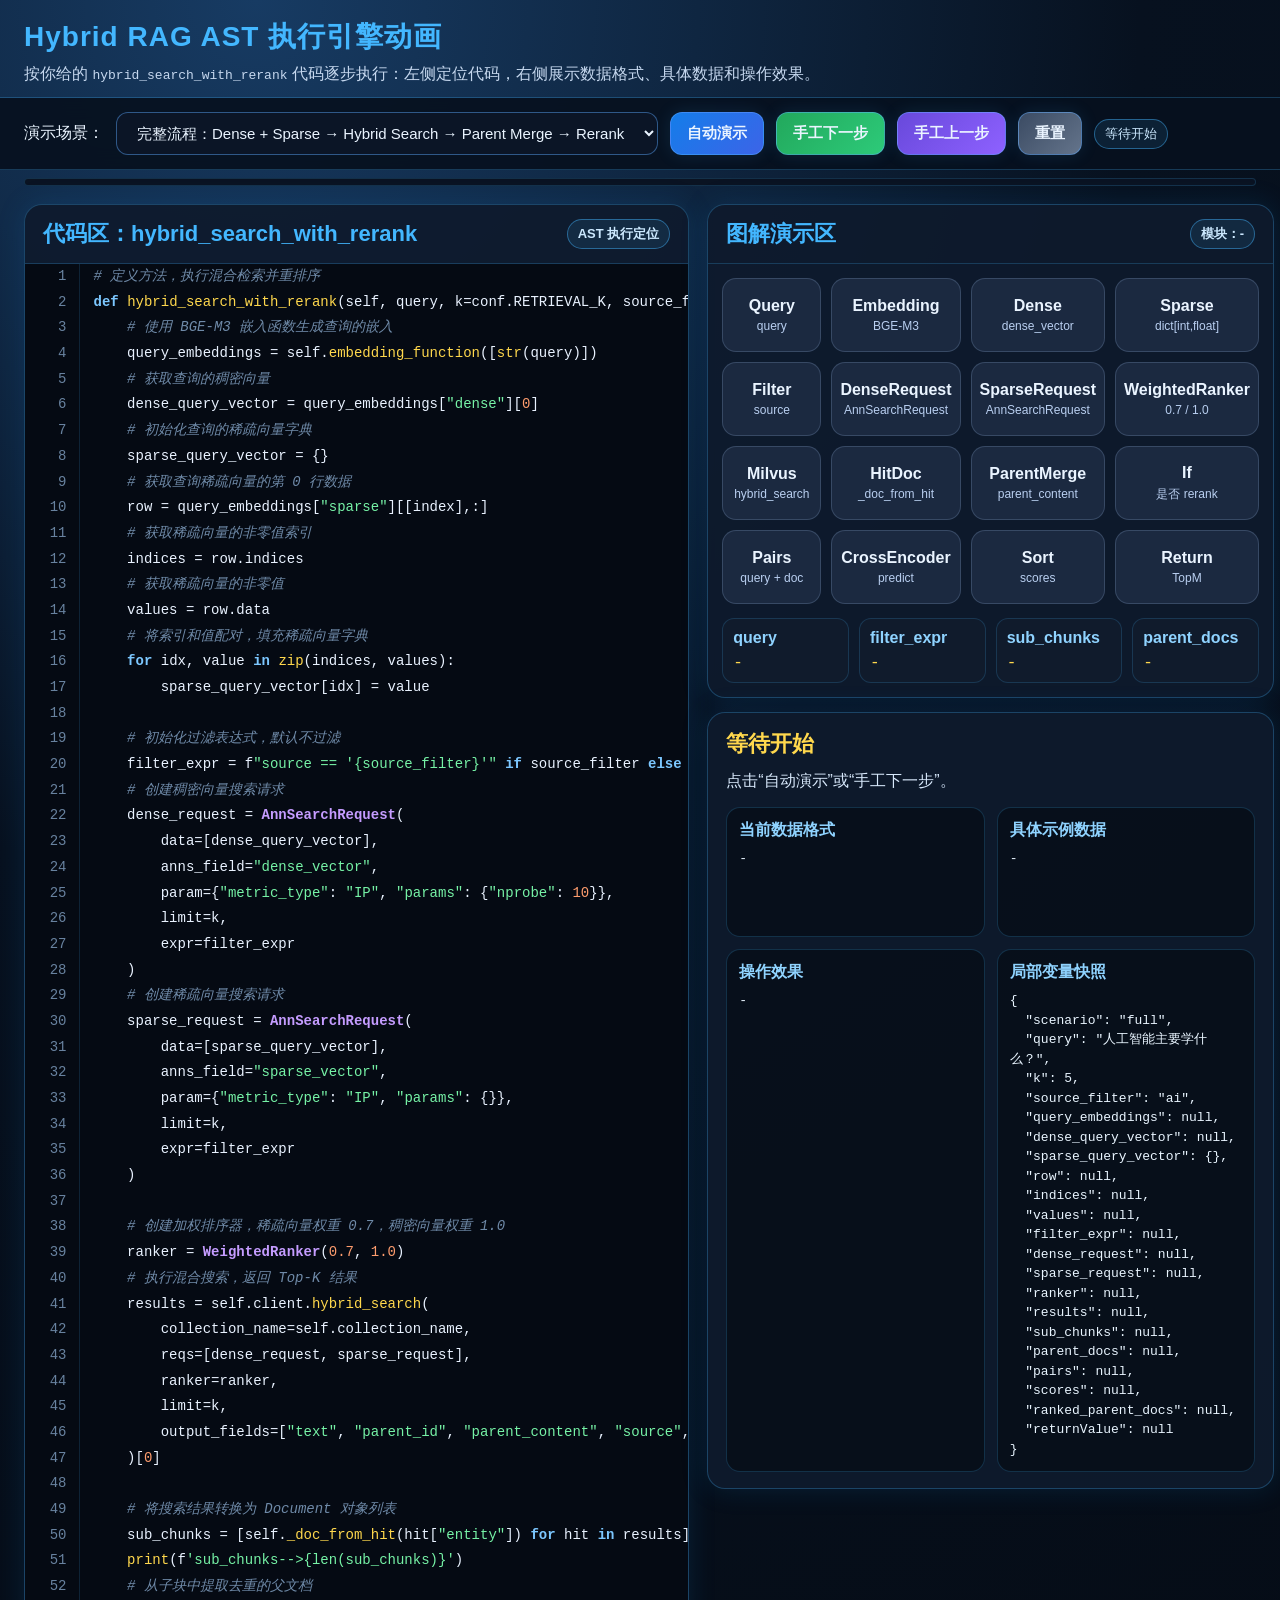
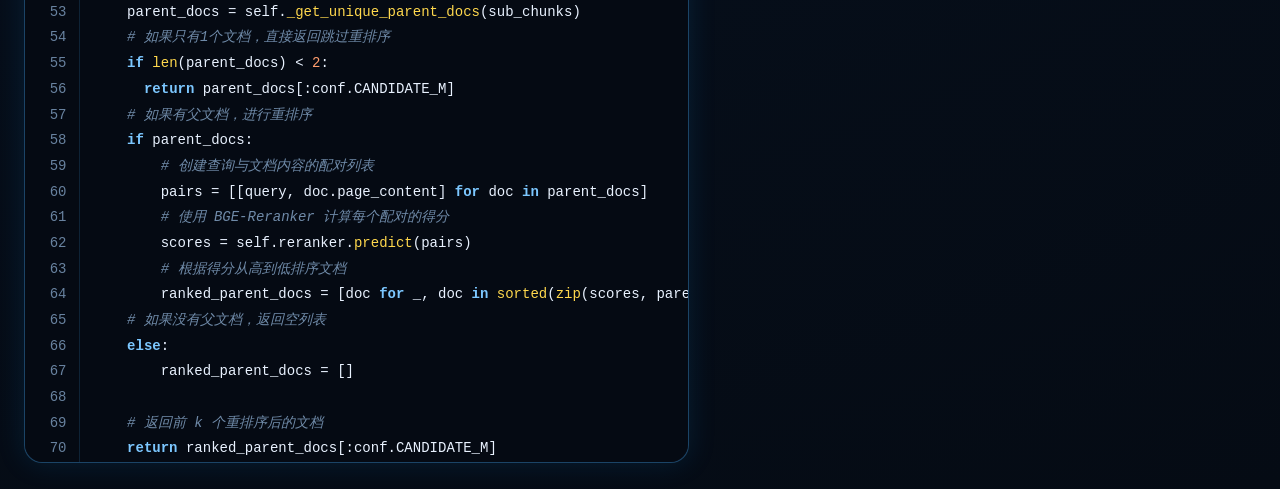
<file: assets/extensions/day05/HyBrid混合检索模式/hybrid_rag_ast_visualizer.html>
<!DOCTYPE html>
<html lang="zh-CN">
<head>
<meta charset="UTF-8" />
<meta name="viewport" content="width=device-width, initial-scale=1.0"/>
<title>Hybrid RAG AST 执行引擎动画</title>
<style>
:root {
  --bg:#07111f;--panel:#0f1b2d;--panel2:#12233a;--blue:#43b7ff;--green:#40d97a;--yellow:#ffd84d;--text:#eaf4ff;--muted:#9fb7d4;
}
*{box-sizing:border-box}
body{margin:0;background:radial-gradient(circle at 20% 0%, #173b63 0%, var(--bg) 38%, #050b14 100%);color:var(--text);font-family:"Microsoft YaHei",Arial,sans-serif}
.header{padding:18px 24px 12px;border-bottom:1px solid rgba(67,183,255,.25)}
.header h1{margin:0;color:var(--blue);font-size:28px;letter-spacing:1px}
.header p{margin:8px 0 0;color:#c6d8ef}
.controls{position:sticky;top:0;z-index:20;display:flex;gap:12px;align-items:center;flex-wrap:wrap;padding:14px 24px;background:rgba(7,17,31,.92);border-bottom:1px solid rgba(67,183,255,.25);backdrop-filter:blur(10px)}
select,.btn{background:#0b1526;color:var(--text);border:1px solid rgba(92,169,255,.45);border-radius:12px;padding:11px 16px;font-size:15px}
.btn{cursor:pointer;font-weight:700;box-shadow:0 0 18px rgba(67,183,255,.12)}
.btn.primary{background:linear-gradient(135deg,#147de9,#3c64e8)}
.btn.green{background:linear-gradient(135deg,#22a85c,#2dca79)}
.btn.purple{background:linear-gradient(135deg,#6849db,#8e61ff)}
.btn.gray{background:linear-gradient(135deg,#3b4b63,#64748b)}
.layout{display:grid;grid-template-columns:54% 46%;gap:18px;padding:18px 24px 26px;align-items:start}
.panel{background:rgba(15,27,45,.92);border:1px solid rgba(67,183,255,.28);border-radius:18px;box-shadow:0 0 28px rgba(16,125,204,.16)}
.panel-title{padding:14px 18px;font-size:22px;font-weight:800;color:var(--blue);border-bottom:1px solid rgba(67,183,255,.22);display:flex;justify-content:space-between;align-items:center}
.badge{font-size:13px;color:#cce9ff;border:1px solid rgba(67,183,255,.45);border-radius:999px;padding:5px 10px;background:rgba(67,183,255,.1)}
.code-wrap{
  height:auto;
  min-height:560px;
  overflow-x:auto;
  overflow-y:visible;background:#050a13;border-radius:0 0 18px 18px}
.code-table{width:max-content;min-width:100%;border-collapse:collapse;font-family:Consolas,"Cascadia Code",monospace;font-size:14px;line-height:1.55}
.code-table tr{transition:.18s}.code-table tr.active-line{background:rgba(67,183,255,.20)}.code-table tr.active-line td.ln{color:var(--yellow)}
td.ln{width:54px;text-align:right;padding:2px 12px;color:#68829f;border-right:1px solid rgba(67,183,255,.15);user-select:none;vertical-align:top}
td.src{padding:2px 14px;white-space:pre;color:#e9f2ff;vertical-align:top}
.kw{color:#7cc7ff;font-weight:700}.fn{color:#ffd84d}.str{color:#76f2a6}.num{color:#ff9d6e}.comment{color:#6f8aa8;font-style:italic}.cls{color:#c59cff;font-weight:700}
.right{display:flex;flex-direction:column;gap:14px}
.flow-grid{display:grid;grid-template-columns:repeat(4,1fr);gap:10px;padding:14px}
.flow-node{background:#1b2940;border:1px solid rgba(154,187,225,.22);border-radius:14px;min-height:74px;padding:10px 8px;display:flex;flex-direction:column;align-items:center;justify-content:center;cursor:pointer;transition:.18s}
.flow-node:hover{border-color:var(--blue);box-shadow:0 0 18px rgba(67,183,255,.26)}
.flow-node.done{background:rgba(34,168,92,.20);border-color:rgba(64,217,122,.6)}
.flow-node.active{background:rgba(67,183,255,.18);border-color:var(--yellow);box-shadow:0 0 0 3px rgba(255,216,77,.2),0 0 24px rgba(67,183,255,.35)}
.flow-node .name{font-size:16px;font-weight:800}.flow-node .sub{font-size:12px;color:#b9cff0;margin-top:4px}
.detail{padding:16px 18px}.detail h2{margin:0 0 8px;color:var(--yellow);font-size:22px}.detail p{margin:0 0 12px;line-height:1.75;color:#d7e8fb}
.cards{display:grid;grid-template-columns:1fr 1fr;gap:12px;margin-top:12px}
.card{background:rgba(5,10,19,.62);border:1px solid rgba(67,183,255,.20);border-radius:14px;padding:12px;min-height:130px}
.card h3{margin:0 0 8px;color:#8fd3ff;font-size:16px}
pre.data{margin:0;white-space:pre-wrap;word-break:break-word;color:#e9f5ff;font-family:Consolas,monospace;font-size:13px;line-height:1.5}
.status-row{display:grid;grid-template-columns:repeat(4,1fr);gap:10px;padding:0 14px 14px}
.status-box{background:#101b2c;border:1px solid rgba(67,183,255,.18);border-radius:12px;padding:10px}.status-box b{display:block;color:#8fd3ff;margin-bottom:6px}.status-box span{color:var(--yellow);font-family:Consolas,monospace}
.progress{height:8px;background:#0a1322;border-radius:999px;overflow:hidden;margin:8px 24px 0;border:1px solid rgba(67,183,255,.18)}
.progress-bar{height:100%;width:0;background:linear-gradient(90deg,var(--blue),var(--green));transition:.25s}
@media(max-width:1200px){.layout{grid-template-columns:1fr}.code-wrap{height:520px}}
</style>
</head>
<body>
<header class="header">
  <h1>Hybrid RAG AST 执行引擎动画</h1>
  <p>按你给的 <code>hybrid_search_with_rerank</code> 代码逐步执行：左侧定位代码，右侧展示数据格式、具体数据和操作效果。</p>
</header>
<div class="controls">
  <label>演示场景：</label>
  <select id="scenario" onchange="resetEngine()">
    <option value="full">完整流程：Dense + Sparse → Hybrid Search → Parent Merge → Rerank</option>
    <option value="skip">只命中 1 个父文档：跳过 Rerank</option>
    <option value="nofilter">不传 source_filter：不过滤 source</option>
  </select>
  <button class="btn primary" onclick="autoRun()" id="autoBtn">自动演示</button>
  <button class="btn green" onclick="nextStep()">手工下一步</button>
  <button class="btn purple" onclick="prevStep()">手工上一步</button>
  <button class="btn gray" onclick="resetEngine()">重置</button>
  <span class="badge" id="stepBadge">等待开始</span>
</div>
<div class="progress"><div class="progress-bar" id="progressBar"></div></div>
<main class="layout">
  <section class="panel"><div class="panel-title"><span>代码区：hybrid_search_with_rerank</span><span class="badge">AST 执行定位</span></div><div class="code-wrap" id="codeWrap"><table class="code-table" id="codeTable"></table></div></section>
  <section class="right">
    <section class="panel"><div class="panel-title"><span>图解演示区</span><span class="badge" id="moduleBadge">模块：-</span></div><div class="flow-grid" id="flowGrid"></div><div class="status-row"><div class="status-box"><b>query</b><span id="stQuery">-</span></div><div class="status-box"><b>filter_expr</b><span id="stFilter">-</span></div><div class="status-box"><b>sub_chunks</b><span id="stSub">-</span></div><div class="status-box"><b>parent_docs</b><span id="stParent">-</span></div></div></section>
    <section class="panel detail"><h2 id="detailTitle">等待开始</h2><p id="detailExplain">点击“自动演示”或“手工下一步”，系统会按 AST 执行节点推进，并定位左侧代码。</p><div class="cards"><div class="card"><h3>当前数据格式</h3><pre class="data" id="dataFormat">-</pre></div><div class="card"><h3>具体示例数据</h3><pre class="data" id="sampleData">-</pre></div><div class="card"><h3>操作效果</h3><pre class="data" id="effectData">-</pre></div><div class="card"><h3>局部变量快照</h3><pre class="data" id="localsData">-</pre></div></div></section>
  </section>
</main>
<script>
const CODE_LINES = ["# 定义方法，执行混合检索并重排序", "def hybrid_search_with_rerank(self, query, k=conf.RETRIEVAL_K, source_filter=None):", "    # 使用 BGE-M3 嵌入函数生成查询的嵌入", "    query_embeddings = self.embedding_function([str(query)])", "    # 获取查询的稠密向量", "    dense_query_vector = query_embeddings[\"dense\"][0]", "    # 初始化查询的稀疏向量字典", "    sparse_query_vector = {}", "    # 获取查询稀疏向量的第 0 行数据", "    row = query_embeddings[\"sparse\"][[index],:]", "    # 获取稀疏向量的非零值索引", "    indices = row.indices", "    # 获取稀疏向量的非零值", "    values = row.data", "    # 将索引和值配对，填充稀疏向量字典", "    for idx, value in zip(indices, values):", "        sparse_query_vector[idx] = value", "", "    # 初始化过滤表达式，默认不过滤", "    filter_expr = f\"source == '{source_filter}'\" if source_filter else \"\"", "    # 创建稠密向量搜索请求", "    dense_request = AnnSearchRequest(", "        data=[dense_query_vector],", "        anns_field=\"dense_vector\",", "        param={\"metric_type\": \"IP\", \"params\": {\"nprobe\": 10}},", "        limit=k,", "        expr=filter_expr", "    )", "    # 创建稀疏向量搜索请求", "    sparse_request = AnnSearchRequest(", "        data=[sparse_query_vector],", "        anns_field=\"sparse_vector\",", "        param={\"metric_type\": \"IP\", \"params\": {}},", "        limit=k,", "        expr=filter_expr", "    )", "", "    # 创建加权排序器，稀疏向量权重 0.7，稠密向量权重 1.0", "    ranker = WeightedRanker(0.7, 1.0)", "    # 执行混合搜索，返回 Top-K 结果", "    results = self.client.hybrid_search(", "        collection_name=self.collection_name,", "        reqs=[dense_request, sparse_request],", "        ranker=ranker,", "        limit=k,", "        output_fields=[\"text\", \"parent_id\", \"parent_content\", \"source\", \"timestamp\"]", "    )[0]", "", "    # 将搜索结果转换为 Document 对象列表", "    sub_chunks = [self._doc_from_hit(hit[\"entity\"]) for hit in results]", "    print(f'sub_chunks-->{len(sub_chunks)}')", "    # 从子块中提取去重的父文档", "    parent_docs = self._get_unique_parent_docs(sub_chunks)", "    # 如果只有1个文档，直接返回跳过重排序", "    if len(parent_docs) < 2:", "      return parent_docs[:conf.CANDIDATE_M]", "    # 如果有父文档，进行重排序", "    if parent_docs:", "        # 创建查询与文档内容的配对列表", "        pairs = [[query, doc.page_content] for doc in parent_docs]", "        # 使用 BGE-Reranker 计算每个配对的得分", "        scores = self.reranker.predict(pairs)", "        # 根据得分从高到低排序文档", "        ranked_parent_docs = [doc for _, doc in sorted(zip(scores, parent_docs), reverse=True)]", "    # 如果没有父文档，返回空列表", "    else:", "        ranked_parent_docs = []", "", "    # 返回前 k 个重排序后的文档", "    return ranked_parent_docs[:conf.CANDIDATE_M]"];
const STEPS = [{"id": "entry", "title": "进入方法", "node": "Query", "lines": [2], "tag": "Function", "explain": "进入 hybrid_search_with_rerank 方法，准备执行一次混合检索。", "format": "query: str；k: int；source_filter: str | None", "sample": "query = '人工智能主要学什么？'\\nk = 5\\nsource_filter = 'ai'", "effect": "初始化局部变量作用域，等待生成查询向量。"}, {"id": "embed", "title": "BGE-M3 查询向量化", "node": "Embedding", "lines": [4], "tag": "Embedding", "explain": "把用户查询包装成列表后送入 BGE-M3。BGE-M3 同时输出稠密向量 dense 和稀疏向量 sparse。", "format": "query_embeddings: dict[str, Any]\\n- dense: list[list[float]]\\n- sparse: sparse matrix / sparse array", "sample": "query_embeddings = {\\n  'dense': [[0.031, -0.128, 0.407, ...]],\\n  'sparse': <1x250002 sparse row: 3 non-zero values>\\n}", "effect": "得到两路检索所需的原始向量数据。"}, {"id": "dense", "title": "取出稠密向量", "node": "Dense", "lines": [6], "tag": "Dense", "explain": "从 BGE-M3 输出中取第 0 条查询的 dense 向量，后面用于 dense_vector 字段的语义检索。", "format": "dense_query_vector: list[float] / ndarray\\nshape = (1024,)", "sample": "dense_query_vector = [0.031, -0.128, 0.407, 0.022, ...]", "effect": "准备好稠密向量搜索请求的 data 参数。"}, {"id": "sparse_init", "title": "初始化稀疏向量字典", "node": "Sparse", "lines": [8], "tag": "Sparse", "explain": "Milvus 的稀疏向量搜索一般使用 dict[int, float] 表示非零维度和权重。", "format": "sparse_query_vector: dict[int, float]", "sample": "sparse_query_vector = {}", "effect": "先创建空字典，后面把 sparse row 的 indices 和 values 填进去。"}, {"id": "sparse_row", "title": "读取 sparse 第 0 行", "node": "Sparse", "lines": [10, 12, 14], "tag": "Sparse", "explain": "取出查询对应的稀疏向量行，并读取非零维度索引与权重。演示中 index 按 0 处理，因为只有一条 query。", "format": "row.indices: ndarray[int]\\nrow.data: ndarray[float]", "sample": "indices = [1012, 8841, 23018]\\nvalues = [0.82, 0.57, 0.31]", "effect": "拿到稀疏向量的非零位置和值。"}, {"id": "sparse_fill", "title": "构造稀疏向量字典", "node": "Sparse", "lines": [16, 17], "tag": "Loop", "explain": "遍历 indices 和 values，把每个非零维度写入 sparse_query_vector。", "format": "sparse_query_vector: dict[int, float]", "sample": "sparse_query_vector = {\\n  1012: 0.82,\\n  8841: 0.57,\\n  23018: 0.31\\n}", "effect": "完成 Milvus SPARSE_FLOAT_VECTOR 查询所需的数据格式。"}, {"id": "filter", "title": "生成过滤表达式", "node": "Filter", "lines": [20], "tag": "Filter", "explain": "如果传入 source_filter，就只检索指定来源的数据；否则不过滤。", "format": "filter_expr: str", "sample": "source_filter = 'ai'\\nfilter_expr = \"source == 'ai'\"", "effect": "后续 dense_request 和 sparse_request 共用同一个过滤条件。"}, {"id": "dense_req", "title": "创建稠密检索请求", "node": "DenseRequest", "lines": [22, 23, 24, 25, 26, 27, 28], "tag": "Milvus", "explain": "构造 dense_vector 字段的 AnnSearchRequest，使用 IP 内积作为相似度。", "format": "dense_request: AnnSearchRequest", "sample": "dense_request = {\\n  anns_field: 'dense_vector',\\n  metric_type: 'IP',\\n  nprobe: 10,\\n  limit: 5,\\n  expr: \"source == 'ai'\"\\n}", "effect": "准备第一路召回：语义向量检索。"}, {"id": "sparse_req", "title": "创建稀疏检索请求", "node": "SparseRequest", "lines": [30, 31, 32, 33, 34, 35, 36], "tag": "Milvus", "explain": "构造 sparse_vector 字段的 AnnSearchRequest，用于关键词权重召回。", "format": "sparse_request: AnnSearchRequest", "sample": "sparse_request = {\\n  anns_field: 'sparse_vector',\\n  metric_type: 'IP',\\n  limit: 5,\\n  expr: \"source == 'ai'\"\\n}", "effect": "准备第二路召回：稀疏向量关键词检索。"}, {"id": "ranker", "title": "创建 WeightedRanker", "node": "WeightedRanker", "lines": [39], "tag": "Ranker", "explain": "WeightedRanker 用来融合 dense 和 sparse 两路结果。你代码中权重顺序是 WeightedRanker(0.7, 1.0)。", "format": "ranker: WeightedRanker", "sample": "ranker = WeightedRanker(0.7, 1.0)\\n含义：两路检索结果按权重融合排序", "effect": "建立 hybrid_search 的融合排序器。"}, {"id": "hybrid", "title": "执行 Milvus Hybrid Search", "node": "Milvus", "lines": [41, 42, 43, 44, 45, 46, 47], "tag": "Search", "explain": "把 dense_request 和 sparse_request 一起交给 Milvus，通过 ranker 融合，返回 Top-K 子块结果。", "format": "results: list[Hit]\\n每个 Hit 包含 entity 和 score", "sample": "results = [\\n  {score: 0.91, entity: {text:'AI课程...', parent_id:'p1'}},\\n  {score: 0.83, entity: {text:'机器学习...', parent_id:'p1'}},\\n  {score: 0.78, entity: {text:'深度学习...', parent_id:'p2'}}\\n]", "effect": "得到候选子块 sub chunks 的原始命中结果。"}, {"id": "hit_doc", "title": "Hit 转 Document", "node": "HitDoc", "lines": [50, 51], "tag": "Document", "explain": "把 Milvus 返回的 entity 字段转换成 LangChain Document，方便后续 RAG 统一处理。", "format": "sub_chunks: list[Document]", "sample": "sub_chunks = [\\n  Document(page_content='AI课程...', metadata={parent_id:'p1', source:'ai'}),\\n  Document(page_content='机器学习...', metadata={parent_id:'p1', source:'ai'}),\\n  Document(page_content='深度学习...', metadata={parent_id:'p2', source:'ai'})\\n]", "effect": "输出日志：sub_chunks-->3。"}, {"id": "parent_merge", "title": "父文档去重合并", "node": "ParentMerge", "lines": [53], "tag": "Merge", "explain": "多个子块可能来自同一个父文档。这里用 parent_content 去重，避免把重复父文档送入 reranker。", "format": "parent_docs: list[Document]", "sample": "parent_docs = [\\n  Document(page_content='人工智能课程完整父块...', metadata={parent_id:'p1'}),\\n  Document(page_content='深度学习课程完整父块...', metadata={parent_id:'p2'})\\n]", "effect": "sub_chunks 从 3 条压缩为 parent_docs 2 条。"}, {"id": "if_skip", "title": "判断是否跳过 Rerank", "node": "If", "lines": [55, 56], "tag": "Branch", "explain": "如果父文档数量小于 2，就没有必要重排序，直接返回候选父文档。", "format": "condition: bool", "sample": "len(parent_docs) = 2\\nlen(parent_docs) < 2 → False", "effect": "完整流程场景下继续执行 Rerank；单文档场景下直接 return。"}, {"id": "pairs", "title": "构造 Rerank 输入 pairs", "node": "Pairs", "lines": [58, 60], "tag": "Rerank", "explain": "CrossEncoder 的输入是 query 与每篇父文档内容组成的二元组。", "format": "pairs: list[list[str, str]]", "sample": "pairs = [\\n  ['人工智能主要学什么？', '人工智能课程完整父块...'],\\n  ['人工智能主要学什么？', '深度学习课程完整父块...']\\n]", "effect": "把候选父文档整理成 reranker.predict 可以接收的格式。"}, {"id": "scores", "title": "CrossEncoder 计算得分", "node": "CrossEncoder", "lines": [62], "tag": "Rerank", "explain": "BGE-Reranker / CrossEncoder 会同时阅读 query 和 doc，给出更精细的相关性得分。", "format": "scores: list[float] / ndarray", "sample": "scores = [0.92, 0.67]", "effect": "得到比 Milvus 粗召回更精细的排序依据。"}, {"id": "sort", "title": "按 Rerank 得分排序", "node": "Sort", "lines": [64], "tag": "Sort", "explain": "把 scores 和 parent_docs zip 起来，按分数从高到低排序，得到 ranked_parent_docs。", "format": "ranked_parent_docs: list[Document]", "sample": "ranked_parent_docs = [\\n  Document(parent_id='p1', score=0.92),\\n  Document(parent_id='p2', score=0.67)\\n]", "effect": "最终上下文顺序确定。"}, {"id": "return_final", "title": "返回 TopM 上下文", "node": "Return", "lines": [69], "tag": "Return", "explain": "返回前 conf.CANDIDATE_M 个重排序后的父文档，交给后续大模型作为上下文。", "format": "return: list[Document]", "sample": "return [\\n  Document(page_content='人工智能课程完整父块...', metadata={source:'ai'})\\n]", "effect": "完成 hybrid_search_with_rerank 检索流程。"}];
const FLOW_NODES = [["Query","query"],["Embedding","BGE-M3"],["Dense","dense_vector"],["Sparse","dict[int,float]"],["Filter","source"],["DenseRequest","AnnSearchRequest"],["SparseRequest","AnnSearchRequest"],["WeightedRanker","0.7 / 1.0"],["Milvus","hybrid_search"],["HitDoc","_doc_from_hit"],["ParentMerge","parent_content"],["If","是否 rerank"],["Pairs","query + doc"],["CrossEncoder","predict"],["Sort","scores"],["Return","TopM"]];
let current = -1, completed = new Set(), history = [], autoTimer = null, state = {};
function deepClone(obj){ return JSON.parse(JSON.stringify(obj)); }
function initialState(){ const scenario=document.getElementById("scenario").value; return {scenario,query:"人工智能主要学什么？",k:5,source_filter:scenario==="nofilter"?null:"ai",query_embeddings:null,dense_query_vector:null,sparse_query_vector:{},row:null,indices:null,values:null,filter_expr:null,dense_request:null,sparse_request:null,ranker:null,results:null,sub_chunks:null,parent_docs:null,pairs:null,scores:null,ranked_parent_docs:null,returnValue:null}; }
function escapeHtml(s){return s.replaceAll("&","&amp;").replaceAll("<","&lt;").replaceAll(">","&gt;");}
function syntax(line){ const raw=escapeHtml(line); const trimmed=raw.trim(); if(trimmed.startsWith("#")) return `<span class="comment">${raw}</span>`; let placeholders=[]; let s=raw.replace(/("[^"\\]*(?:\\.[^"\\]*)*"|'[^'\\]*(?:\\.[^'\\]*)*')/g,m=>{const key=`@@S${placeholders.length}@@`; placeholders.push(`<span class="str">${m}</span>`); return key;}); const ci=s.indexOf("#"); let comment=""; if(ci>=0){comment=s.slice(ci); s=s.slice(0,ci);} s=s.replace(/\b(def|return|if|else|for|in|from|import|class|try|except|as|None|True|False)\b/g,`<span class="kw">$1</span>`); s=s.replace(/\b(BGEM3EmbeddingFunction|MilvusClient|DataType|AnnSearchRequest|WeightedRanker|Document|CrossEncoder|Config)\b/g,`<span class="cls">$1</span>`); s=s.replace(/\b([A-Za-z_]\w*)(?=\()/g,`<span class="fn">$1</span>`); s=s.replace(/\b\d+(?:\.\d+)?\b/g,`<span class="num">$&</span>`); placeholders.forEach((v,i)=>{s=s.replace(`@@S${i}@@`,v)}); if(comment) s+=`<span class="comment">${comment}</span>`; return s; }
function renderCode(){ const table=document.getElementById("codeTable"); const activeLines=current>=0?new Set(STEPS[current].lines):new Set(); table.innerHTML=CODE_LINES.map((line,idx)=>{const ln=idx+1; const cls=activeLines.has(ln)?"active-line":""; return `<tr id="line-${ln}" class="${cls}"><td class="ln">${ln}</td><td class="src">${syntax(line)}</td></tr>`;}).join("");}
function renderFlow(){ const activeNode=current>=0?STEPS[current].node:""; const grid=document.getElementById("flowGrid"); grid.innerHTML=FLOW_NODES.map(([name,sub])=>{const done=completed.has(name)?"done":""; const active=activeNode===name?"active":""; return `<div class="flow-node ${done} ${active}" onclick="jumpToNode('${name}')"><div class="name">${name}</div><div class="sub">${sub}</div></div>`;}).join("");}
function applyStepEffects(step){ switch(step.id){ case "entry": state.query="人工智能主要学什么？"; break; case "embed": state.query_embeddings={dense:"[[0.031, -0.128, 0.407, ...]]",sparse:"<1x250002 sparse row, nnz=3>"}; break; case "dense": state.dense_query_vector="[0.031, -0.128, 0.407, 0.022, ...]"; break; case "sparse_init": state.sparse_query_vector={}; break; case "sparse_row": state.row="<sparse row 0>"; state.indices=[1012,8841,23018]; state.values=[0.82,0.57,0.31]; break; case "sparse_fill": state.sparse_query_vector={"1012":0.82,"8841":0.57,"23018":0.31}; break; case "filter": state.filter_expr=state.source_filter?`source == '${state.source_filter}'`:""; break; case "dense_req": state.dense_request={anns_field:"dense_vector",metric_type:"IP",nprobe:10,limit:state.k,expr:state.filter_expr}; break; case "sparse_req": state.sparse_request={anns_field:"sparse_vector",metric_type:"IP",limit:state.k,expr:state.filter_expr}; break; case "ranker": state.ranker="WeightedRanker(0.7, 1.0)"; break; case "hybrid": state.results=state.scenario==="skip"?[{score:0.91,entity:{text:"AI课程子块A",parent_id:"p1",source:"ai"}},{score:0.86,entity:{text:"AI课程子块B",parent_id:"p1",source:"ai"}}]:[{score:0.91,entity:{text:"AI课程子块A",parent_id:"p1",source:"ai"}},{score:0.83,entity:{text:"机器学习子块B",parent_id:"p1",source:"ai"}},{score:0.78,entity:{text:"深度学习子块C",parent_id:"p2",source:"ai"}}]; break; case "hit_doc": state.sub_chunks=state.results.map(x=>({page_content:x.entity.text,metadata:{parent_id:x.entity.parent_id,source:x.entity.source}})); break; case "parent_merge": state.parent_docs=state.scenario==="skip"?[{page_content:"人工智能课程完整父块...",metadata:{parent_id:"p1",source:"ai"}}]:[{page_content:"人工智能课程完整父块...",metadata:{parent_id:"p1",source:"ai"}},{page_content:"深度学习课程完整父块...",metadata:{parent_id:"p2",source:"ai"}}]; break; case "if_skip": if(state.parent_docs&&state.parent_docs.length<2){state.returnValue=state.parent_docs.slice(0,2)} break; case "pairs": state.pairs=state.parent_docs.map(doc=>[state.query,doc.page_content]); break; case "scores": state.scores=[0.92,0.67]; break; case "sort": state.ranked_parent_docs=[state.parent_docs[0],state.parent_docs[1]]; break; case "return_final": state.returnValue=state.ranked_parent_docs?state.ranked_parent_docs.slice(0,1):state.returnValue; break; } }
function nextIndex(){ if(current<0) return 0; const id=STEPS[current].id; if(id==="if_skip"&&state.parent_docs&&state.parent_docs.length<2){return STEPS.findIndex(s=>s.id==="return_final")} return current+1; }
function renderDetail(){ const step=current>=0?STEPS[current]:null; if(!step){document.getElementById("detailTitle").innerText="等待开始";document.getElementById("detailExplain").innerText="点击“自动演示”或“手工下一步”。";["dataFormat","sampleData","effectData"].forEach(id=>document.getElementById(id).innerText="-");document.getElementById("localsData").innerText=JSON.stringify(state,null,2);document.getElementById("moduleBadge").innerText="模块：-";return;} document.getElementById("detailTitle").innerText=step.title; document.getElementById("detailExplain").innerText=step.explain; document.getElementById("dataFormat").innerText=step.format; document.getElementById("sampleData").innerText=step.sample; document.getElementById("effectData").innerText=step.effect; document.getElementById("moduleBadge").innerText=`模块：${step.node}`; const brief={query:state.query,source_filter:state.source_filter,filter_expr:state.filter_expr,dense_query_vector:state.dense_query_vector?"shape=(1024,)":null,sparse_query_vector:state.sparse_query_vector,dense_request:state.dense_request,sparse_request:state.sparse_request,ranker:state.ranker,sub_chunks_len:state.sub_chunks?state.sub_chunks.length:null,parent_docs_len:state.parent_docs?state.parent_docs.length:null,scores:state.scores,returnValue:state.returnValue}; document.getElementById("localsData").innerText=JSON.stringify(brief,null,2); document.getElementById("stQuery").innerText=state.query||"-"; document.getElementById("stFilter").innerText=state.filter_expr===""?'""':(state.filter_expr||"-"); document.getElementById("stSub").innerText=state.sub_chunks?state.sub_chunks.length:"-"; document.getElementById("stParent").innerText=state.parent_docs?state.parent_docs.length:"-"; }
function renderAll(){ renderCode(); renderFlow(); renderDetail(); const n=STEPS.length; const pos=current<0?0:current+1; document.getElementById("stepBadge").innerText=current<0?"等待开始":`第 ${pos}/${n} 步`; document.getElementById("progressBar").style.width=`${(pos/n)*100}%`; if(current>=0){const firstLine=STEPS[current].lines[0]; const el=document.getElementById(`line-${firstLine}`); if(el) el.scrollIntoView({block:"center",inline:"nearest",behavior:"smooth"});}}
function nextStep(){ const ni=nextIndex(); if(ni>=STEPS.length) return; history.push({current,completed:[...completed],state:deepClone(state)}); current=ni; const step=STEPS[current]; applyStepEffects(step); completed.add(step.node); renderAll(); }
function prevStep(){ const snap=history.pop(); if(!snap) return; current=snap.current; completed=new Set(snap.completed); state=snap.state; renderAll(); }
function resetEngine(){ if(autoTimer){clearInterval(autoTimer);autoTimer=null;} current=-1; completed=new Set(); history=[]; state=initialState(); document.getElementById("autoBtn").innerText="自动演示"; renderAll();}
function autoRun(){ if(autoTimer){clearInterval(autoTimer);autoTimer=null;document.getElementById("autoBtn").innerText="自动演示";return;} document.getElementById("autoBtn").innerText="暂停"; autoTimer=setInterval(()=>{const before=current; nextStep(); if(current===before||current>=STEPS.length-1){clearInterval(autoTimer);autoTimer=null;document.getElementById("autoBtn").innerText="自动演示";}},950);}
function jumpToNode(nodeName){ const idx=STEPS.findIndex(s=>s.node===nodeName); if(idx<0) return; resetEngine(); while(current<idx){nextStep(); if(current>=STEPS.length-1) break;}}
resetEngine();
</script>
</body>
</html>
</file>
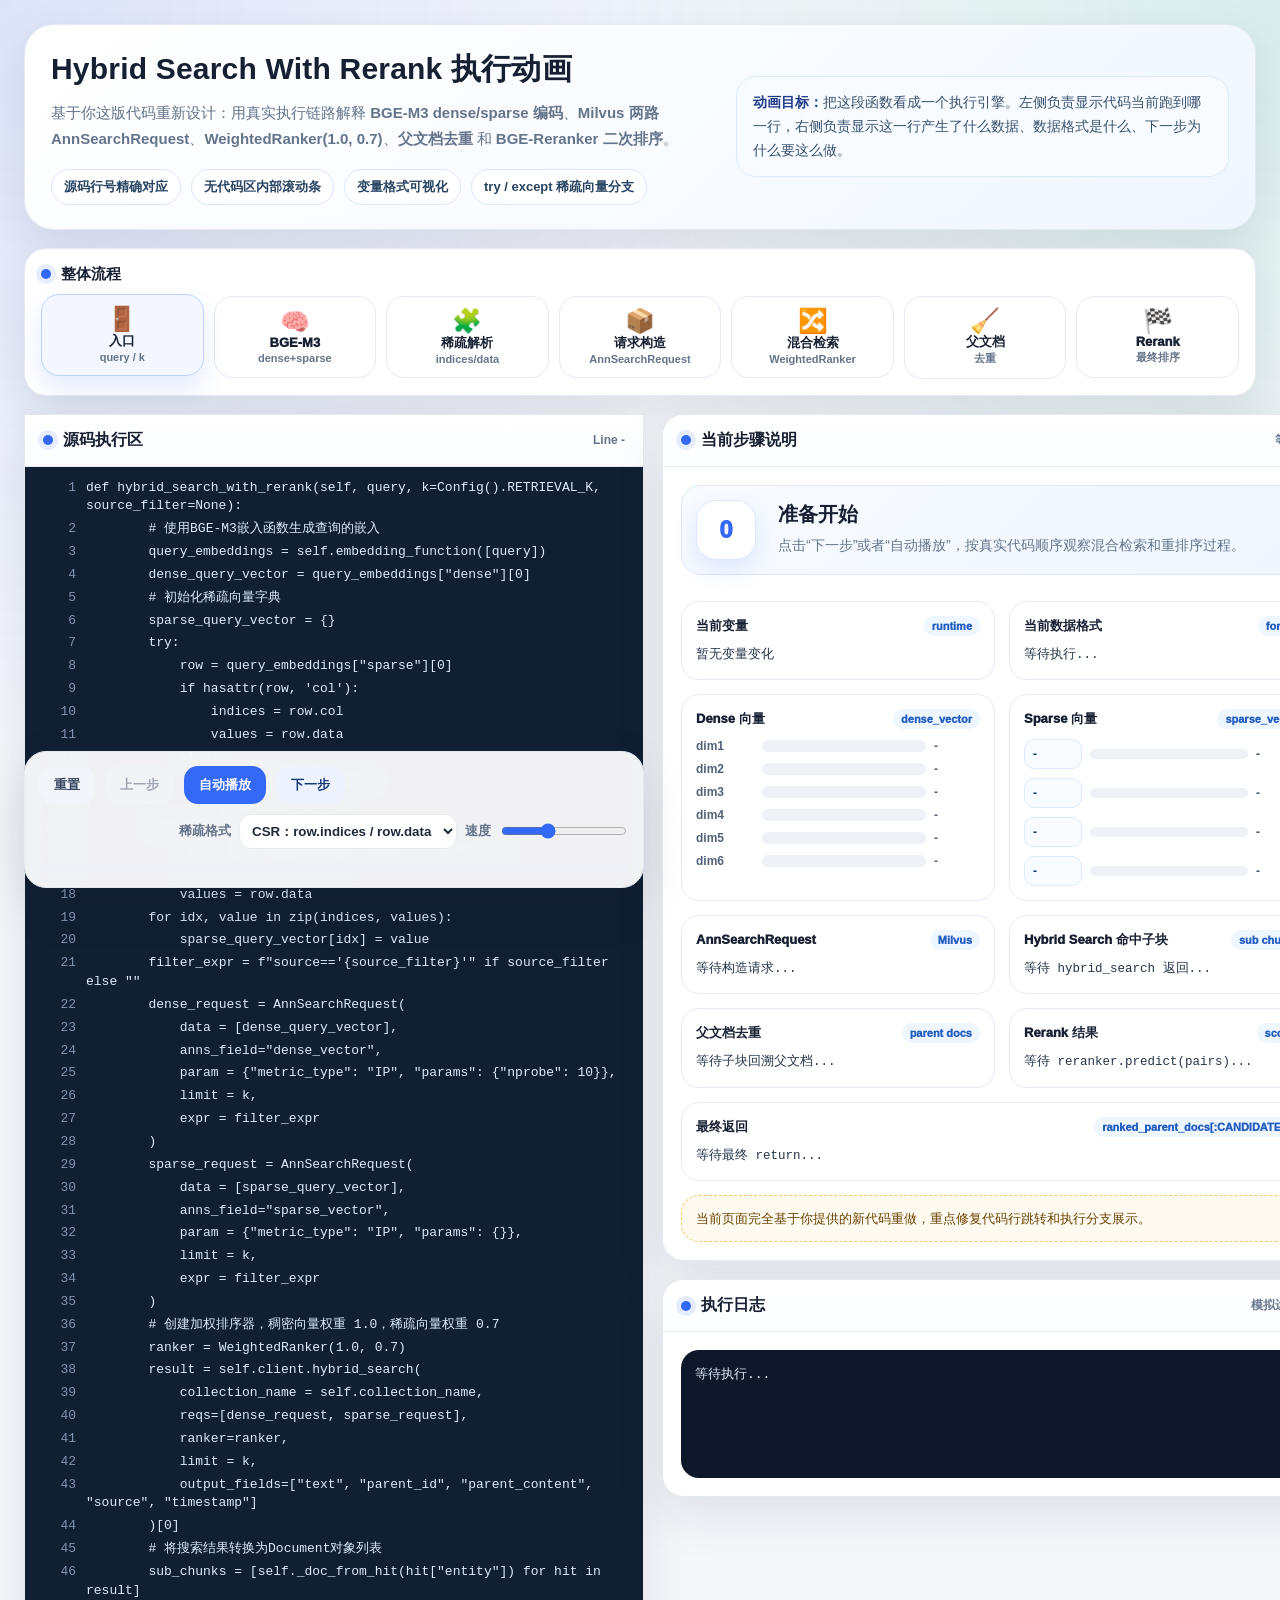
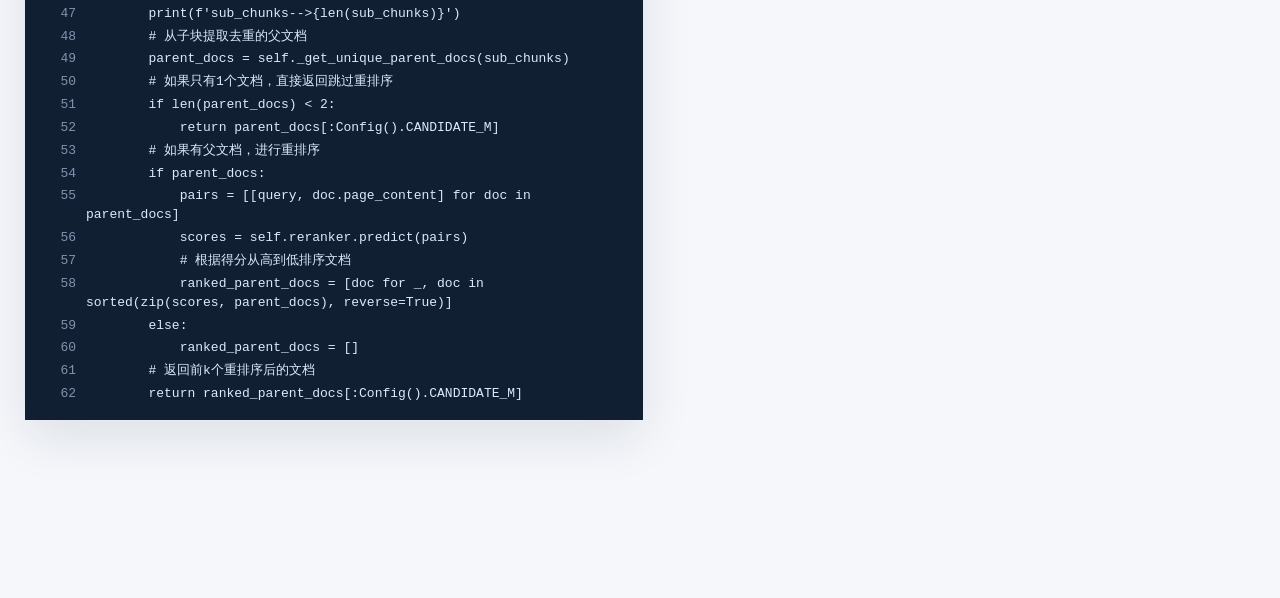
<file: assets/extensions/day05/Milvus向量数据库/hybrid_search_rerank_animation.html>
<!DOCTYPE html>
<html lang="zh-CN">
<head>
  <meta charset="UTF-8" />
  <meta name="viewport" content="width=device-width, initial-scale=1.0" />
  <title>Hybrid Search With Rerank 执行动画</title>
  <style>
    :root{
      --bg:#f5f7fb;
      --card:#ffffff;
      --ink:#172033;
      --muted:#64748b;
      --line:#e5eaf2;
      --blue:#3468f6;
      --blue2:#6d8cff;
      --green:#12a889;
      --orange:#f59e0b;
      --red:#ef4444;
      --purple:#7c3aed;
      --code:#111f32;
      --code2:#172941;
      --done:#143421;
      --shadow:0 18px 50px rgba(23,32,51,.10);
      --radius:22px;
    }
    *{box-sizing:border-box}
    html{scroll-behavior:smooth}
    body{
      margin:0;
      font-family:"Microsoft YaHei","PingFang SC",Arial,sans-serif;
      color:var(--ink);
      background:
        radial-gradient(circle at 0 0, rgba(52,104,246,.13), transparent 30%),
        radial-gradient(circle at 100% 0, rgba(18,168,137,.12), transparent 28%),
        var(--bg);
    }
    .page{max-width:1580px;margin:0 auto;padding:24px;}
    .hero{
      background:linear-gradient(135deg,#fff 0%,#f8fbff 56%,#eef6ff 100%);
      border:1px solid var(--line);
      border-radius:30px;
      box-shadow:var(--shadow);
      padding:24px 26px;
      display:grid;
      grid-template-columns:1.15fr .85fr;
      gap:18px;
      align-items:center;
    }
    h1{margin:0 0 10px;font-size:30px;letter-spacing:.2px;}
    .subtitle{margin:0;color:var(--muted);font-size:15px;line-height:1.75;}
    .badges{display:flex;gap:10px;flex-wrap:wrap;margin-top:16px;}
    .badge{background:#fff;border:1px solid #dbe6fb;border-radius:999px;padding:8px 12px;font-size:13px;font-weight:900;color:#284463;}
    .hint-box{border:1px solid #dbeafe;background:#f8fbff;border-radius:20px;padding:14px 16px;font-size:14px;line-height:1.7;color:#38516f;}
    .hint-box b{color:#1e3a8a;}

    .pipeline{
      margin-top:18px;
      background:#fff;
      border:1px solid var(--line);
      border-radius:var(--radius);
      box-shadow:var(--shadow);
      padding:16px;
    }
    .pipeline-title{font-size:15px;font-weight:1000;margin-bottom:12px;display:flex;align-items:center;gap:10px;}
    .dot{width:10px;height:10px;border-radius:50%;background:var(--blue);box-shadow:0 0 0 5px rgba(52,104,246,.12)}
    .flow{display:grid;grid-template-columns:repeat(7,1fr);gap:10px;align-items:center;}
    .node{border:1px solid var(--line);border-radius:18px;background:#fff;min-height:82px;padding:12px;text-align:center;display:grid;place-items:center;transition:.2s ease;}
    .node.done{background:#f3fff9;border-color:#bbf7d0;}
    .node.active{background:#f4f7ff;border-color:#bcd0ff;transform:translateY(-2px);box-shadow:0 12px 24px rgba(52,104,246,.13);}
    .node .ico{font-size:24px;line-height:1}.node .name{font-weight:1000;font-size:13px}.node .sub{font-size:11px;color:var(--muted);font-weight:800;}

    .layout{display:grid;grid-template-columns:minmax(620px,.98fr) minmax(680px,1.02fr);gap:18px;margin-top:18px;align-items:start;}
    .card{background:#fff;border:1px solid var(--line);border-radius:var(--radius);box-shadow:var(--shadow);overflow:hidden;}
    .card-head{padding:15px 18px;border-bottom:1px solid var(--line);display:flex;align-items:center;justify-content:space-between;gap:12px;background:linear-gradient(180deg,#fff,#fbfdff);}
    .title{font-size:16px;font-weight:1000;display:flex;align-items:center;gap:10px;}
    .tiny{font-size:12px;color:var(--muted);font-weight:900;}

    .code-card{overflow:visible;}
    .code-body{background:var(--code);padding:10px 0 14px;overflow:visible;}
    .code-line{
      display:grid;
      grid-template-columns:46px minmax(0,1fr);
      gap:10px;
      align-items:start;
      min-height:22px;
      padding:2px 14px 2px 0;
      border-left:5px solid transparent;
      font-family:Consolas,"JetBrains Mono","Courier New",monospace;
      font-size:13px;
      line-height:1.45;
      color:#dbeafe;
      transition:.18s ease;
    }
    .code-line .ln{color:#8094b0;text-align:right;user-select:none;cursor:pointer;}
    .code-text{white-space:pre-wrap;word-break:break-word;overflow-wrap:anywhere;}
    .code-line.done{background:rgba(22,163,74,.08);}
    .code-line.current{background:linear-gradient(90deg,rgba(245,158,11,.28),rgba(245,158,11,.06));border-left-color:var(--orange);color:#fff8dc;}
    .code-line.branch{background:rgba(124,58,237,.14);}
    .code-line.warn{background:rgba(239,68,68,.13);}

    .controls{position:sticky;bottom:12px;z-index:10;margin-top:16px;background:rgba(255,255,255,.94);backdrop-filter:blur(8px);border:1px solid var(--line);border-radius:22px;box-shadow:var(--shadow);padding:14px;display:flex;align-items:center;gap:10px;flex-wrap:wrap;}
    button{border:0;border-radius:14px;padding:10px 15px;font-family:inherit;font-weight:1000;cursor:pointer;background:#eef3ff;color:#173a78;transition:.16s ease;}
    button:hover{transform:translateY(-1px);box-shadow:0 8px 18px rgba(52,104,246,.15)}
    button.primary{background:var(--blue);color:#fff;}
    button.ghost{background:#f2f5fa;color:#394860;}
    button:disabled{opacity:.45;cursor:not-allowed;transform:none;box-shadow:none;}
    .mode{margin-left:auto;display:flex;align-items:center;gap:8px;color:var(--muted);font-weight:900;font-size:13px;}
    select,input[type="range"]{font-family:inherit;border:1px solid var(--line);background:#fff;border-radius:12px;padding:8px;color:#1f2a3d;font-weight:800;}
    input[type="range"]{accent-color:var(--blue);padding:0;width:126px;}
    .progress-wrap{width:100%;height:10px;background:#eef2f7;border-radius:999px;overflow:hidden;margin-top:4px;}
    .progress{height:100%;width:0;background:linear-gradient(90deg,var(--blue),var(--green));transition:.2s ease;}

    .right{display:grid;gap:18px;position:sticky;top:18px;}
    .stage{padding:18px;}
    .banner{display:grid;grid-template-columns:68px 1fr;gap:14px;align-items:center;background:linear-gradient(135deg,#f8fbff,#eef6ff);border:1px solid #dbe8ff;border-radius:20px;padding:14px;}
    .stepnum{height:60px;width:60px;border-radius:20px;background:#fff;display:grid;place-items:center;color:var(--blue);font-size:24px;font-weight:1000;border:1px solid #dbe8ff;box-shadow:0 10px 24px rgba(52,104,246,.13);}
    .step-title{font-size:20px;font-weight:1000;margin-bottom:6px;}
    .step-desc{font-size:14px;color:var(--muted);line-height:1.7;}
    .chips{display:flex;gap:8px;flex-wrap:wrap;margin-top:12px;}
    .chip{border:1px solid #dbe6fb;background:#fff;border-radius:999px;padding:6px 10px;font-size:12px;font-weight:900;color:#334e75;}

    .grid2{display:grid;grid-template-columns:1fr 1fr;gap:14px;margin-top:14px;}
    .box{border:1px solid var(--line);background:#fff;border-radius:18px;padding:14px;min-width:0;}
    .box-title{font-weight:1000;font-size:13px;margin-bottom:10px;display:flex;align-items:center;justify-content:space-between;gap:8px;}
    .pill{font-size:11px;border-radius:999px;padding:4px 8px;background:#eef6ff;color:#255fc2;font-weight:1000;white-space:nowrap;}
    .kv{display:grid;grid-template-columns:110px minmax(0,1fr);gap:8px;align-items:start;font-size:13px;margin:8px 0;}
    .kv .k{color:var(--muted);font-weight:900;}.kv .v{font-weight:900;word-break:break-word;}
    .mono{font-family:Consolas,"Courier New",monospace;white-space:pre-wrap;word-break:break-word;font-size:12.5px;line-height:1.55;color:#24354b;}
    .log{background:#0f172a;color:#dbeafe;border-radius:18px;padding:14px;font-family:Consolas,"Courier New",monospace;white-space:pre-wrap;line-height:1.65;font-size:13px;min-height:128px;}

    .bars,.sparse-list,.request-list,.hit-list,.doc-list{display:grid;gap:9px;}
    .bar-row{display:grid;grid-template-columns:58px 1fr 46px;gap:8px;align-items:center;font-size:12px;font-weight:900;color:#52627a;}
    .bar-track{height:12px;background:#eef2f7;border-radius:999px;overflow:hidden;}.bar-fill{height:100%;width:0;background:linear-gradient(90deg,var(--blue),var(--blue2));border-radius:999px;transition:.35s ease;}
    .sparse-row{display:grid;grid-template-columns:58px 1fr 52px;gap:8px;align-items:center;font-size:12px;font-weight:900;color:#44546b;}
    .token{border:1px solid #dbeafe;background:#f8fbff;border-radius:10px;padding:7px 8px;color:#173a78;}
    .mini-track{height:10px;background:#eef2f7;border-radius:999px;overflow:hidden;}.mini-fill{height:100%;background:linear-gradient(90deg,var(--green),#8be0d1);border-radius:999px;transition:.35s ease;}

    .req{border:1px solid var(--line);border-radius:15px;background:#fff;padding:10px;}
    .req strong{color:#18345b}.req .mono{margin-top:6px;color:#43536a;}
    .hit{border:1px solid var(--line);border-radius:15px;background:#fff;padding:10px;display:grid;grid-template-columns:54px 1fr auto;gap:10px;align-items:center;}
    .hit .id{height:38px;border-radius:12px;background:#eef3ff;color:#284db6;display:grid;place-items:center;font-weight:1000;}.hit b{font-size:13px}.hit p{margin:3px 0 0;color:var(--muted);font-size:11.5px;}.score{font-family:Consolas,monospace;background:#ecfdf5;color:#047857;border-radius:10px;padding:6px 8px;font-weight:1000;font-size:12px;}
    table{width:100%;border-collapse:separate;border-spacing:0 8px;} th{font-size:12px;color:var(--muted);text-align:left;padding:0 8px;} td{font-size:13px;background:#fff;border-top:1px solid var(--line);border-bottom:1px solid var(--line);padding:9px 8px;} td:first-child{border-left:1px solid var(--line);border-radius:12px 0 0 12px;font-weight:1000;} td:last-child{border-right:1px solid var(--line);border-radius:0 12px 12px 0;}
    .doc{border:1px solid var(--line);border-radius:16px;padding:12px;background:#fff;}.doc.final{border-color:#a7f3d0;background:#f7fffb;}.doc-head{display:flex;justify-content:space-between;gap:8px;margin-bottom:7px;}.doc-id{font-weight:1000;color:#0f766e}.doc-text{font-size:13px;line-height:1.6;color:#334155;}
    .warnbox{border:1px dashed #f6c76d;background:#fffaf0;border-radius:18px;padding:12px 14px;color:#6b4304;font-size:13px;line-height:1.65;margin-top:14px;}

    @media(max-width:1240px){
      .hero,.layout{grid-template-columns:1fr}.right{position:static}.flow{grid-template-columns:1fr 1fr}.grid2{grid-template-columns:1fr}.mode{margin-left:0}.code-line{font-size:12px;}
    }
  </style>
</head>
<body>
  <main class="page">
    <section class="hero">
      <div>
        <h1>Hybrid Search With Rerank 执行动画</h1>
        <p class="subtitle">基于你这版代码重新设计：用真实执行链路解释 <b>BGE-M3 dense/sparse 编码</b>、<b>Milvus 两路 AnnSearchRequest</b>、<b>WeightedRanker(1.0, 0.7)</b>、<b>父文档去重</b> 和 <b>BGE-Reranker 二次排序</b>。</p>
        <div class="badges">
          <span class="badge">源码行号精确对应</span>
          <span class="badge">无代码区内部滚动条</span>
          <span class="badge">变量格式可视化</span>
          <span class="badge">try / except 稀疏向量分支</span>
        </div>
      </div>
      <div class="hint-box">
        <b>动画目标：</b>把这段函数看成一个执行引擎。左侧负责显示代码当前跑到哪一行，右侧负责显示这一行产生了什么数据、数据格式是什么、下一步为什么要这么做。
      </div>
    </section>

    <section class="pipeline">
      <div class="pipeline-title"><span class="dot"></span>整体流程</div>
      <div class="flow" id="flow"></div>
    </section>

    <section class="layout">
      <div>
        <article class="card code-card">
          <div class="card-head">
            <div class="title"><span class="dot"></span>源码执行区</div>
            <div class="tiny" id="lineTip">Line -</div>
          </div>
          <div class="code-body" id="codeBody"></div>
        </article>

        <div class="controls">
          <button class="ghost" id="resetBtn">重置</button>
          <button class="ghost" id="prevBtn">上一步</button>
          <button class="primary" id="playBtn">自动播放</button>
          <button id="nextBtn">下一步</button>
          <div class="mode">
            <span>稀疏格式</span>
            <select id="branchSelect">
              <option value="csr">CSR：row.indices / row.data</option>
              <option value="coo">COO：row.col / row.data</option>
              <option value="fallback">异常：getrow(0) 兜底</option>
            </select>
            <span>速度</span>
            <input id="speedRange" type="range" min="700" max="2400" value="1250" step="100">
          </div>
          <div class="progress-wrap"><div class="progress" id="progress"></div></div>
        </div>
      </div>

      <div class="right">
        <article class="card">
          <div class="card-head">
            <div class="title"><span class="dot"></span>当前步骤说明</div>
            <div class="tiny" id="phaseTip">等待开始</div>
          </div>
          <div class="stage">
            <div class="banner">
              <div class="stepnum" id="stepNum">0</div>
              <div>
                <div class="step-title" id="stepTitle">准备开始</div>
                <div class="step-desc" id="stepDesc">点击“下一步”或者“自动播放”，按真实代码顺序观察混合检索和重排序过程。</div>
              </div>
            </div>
            <div class="chips" id="chips"></div>

            <div class="grid2">
              <div class="box">
                <div class="box-title">当前变量 <span class="pill">runtime</span></div>
                <div id="varsBox"></div>
              </div>
              <div class="box">
                <div class="box-title">当前数据格式 <span class="pill">format</span></div>
                <div class="mono" id="formatBox">等待执行...</div>
              </div>
            </div>

            <div class="grid2">
              <div class="box">
                <div class="box-title">Dense 向量 <span class="pill">dense_vector</span></div>
                <div class="bars" id="denseBars"></div>
              </div>
              <div class="box">
                <div class="box-title">Sparse 向量 <span class="pill">sparse_vector</span></div>
                <div class="sparse-list" id="sparseList"></div>
              </div>
            </div>

            <div class="grid2">
              <div class="box">
                <div class="box-title">AnnSearchRequest <span class="pill">Milvus</span></div>
                <div class="request-list" id="requestList"></div>
              </div>
              <div class="box">
                <div class="box-title">Hybrid Search 命中子块 <span class="pill">sub chunks</span></div>
                <div class="hit-list" id="hitList"></div>
              </div>
            </div>

            <div class="grid2">
              <div class="box">
                <div class="box-title">父文档去重 <span class="pill">parent docs</span></div>
                <div class="doc-list" id="parentList"></div>
              </div>
              <div class="box">
                <div class="box-title">Rerank 结果 <span class="pill">scores</span></div>
                <div id="rerankTable"></div>
              </div>
            </div>

            <div class="box" style="margin-top:14px;">
              <div class="box-title">最终返回 <span class="pill">ranked_parent_docs[:CANDIDATE_M]</span></div>
              <div class="doc-list" id="finalList"></div>
            </div>

            <div class="warnbox" id="warnBox"></div>
          </div>
        </article>

        <article class="card">
          <div class="card-head">
            <div class="title"><span class="dot"></span>执行日志</div>
            <div class="tiny">模拟运行输出</div>
          </div>
          <div style="padding:18px;"><div class="log" id="logBox">等待执行...</div></div>
        </article>
      </div>
    </section>
  </main>

<script>
const codeLines = [
`def hybrid_search_with_rerank(self, query, k=Config().RETRIEVAL_K, source_filter=None):`,
`        # 使用BGE-M3嵌入函数生成查询的嵌入`,
`        query_embeddings = self.embedding_function([query])`,
`        dense_query_vector = query_embeddings["dense"][0]`,
`        # 初始化稀疏向量字典`,
`        sparse_query_vector = {}`,
`        try:`,
`            row = query_embeddings["sparse"][0]`,
`            if hasattr(row, 'col'):` ,
`                indices = row.col`,
`                values = row.data`,
`            else:`,
`                indices = row.indices`,
`                values = row.data`,
`        except Exception as e:`,
`            row = query_embeddings["sparse"].getrow(0)`,
`            indices = row.indices`,
`            values = row.data`,
`        for idx, value in zip(indices, values):`,
`            sparse_query_vector[idx] = value`,
`        filter_expr = f"source=='{source_filter}'" if source_filter else ""`,
`        dense_request = AnnSearchRequest(`,
`            data = [dense_query_vector],`,
`            anns_field="dense_vector",`,
`            param = {"metric_type": "IP", "params": {"nprobe": 10}},`,
`            limit = k,`,
`            expr = filter_expr`,
`        )`,
`        sparse_request = AnnSearchRequest(`,
`            data = [sparse_query_vector],`,
`            anns_field="sparse_vector",`,
`            param = {"metric_type": "IP", "params": {}},`,
`            limit = k,`,
`            expr = filter_expr`,
`        )`,
`        # 创建加权排序器，稠密向量权重 1.0，稀疏向量权重 0.7`,
`        ranker = WeightedRanker(1.0, 0.7)`,
`        result = self.client.hybrid_search(`,
`            collection_name = self.collection_name,`,
`            reqs=[dense_request, sparse_request],`,
`            ranker=ranker,`,
`            limit = k,`,
`            output_fields=["text", "parent_id", "parent_content", "source", "timestamp"]`,
`        )[0]`,
`        # 将搜索结果转换为Document对象列表`,
`        sub_chunks = [self._doc_from_hit(hit["entity"]) for hit in result]`,
`        print(f'sub_chunks-->{len(sub_chunks)}')`,
`        # 从子块提取去重的父文档`,
`        parent_docs = self._get_unique_parent_docs(sub_chunks)`,
`        # 如果只有1个文档，直接返回跳过重排序`,
`        if len(parent_docs) < 2:`,
`            return parent_docs[:Config().CANDIDATE_M]`,
`        # 如果有父文档，进行重排序`,
`        if parent_docs:`,
`            pairs = [[query, doc.page_content] for doc in parent_docs]`,
`            scores = self.reranker.predict(pairs)`,
`            # 根据得分从高到低排序文档`,
`            ranked_parent_docs = [doc for _, doc in sorted(zip(scores, parent_docs), reverse=True)]`,
`        else:`,
`            ranked_parent_docs = []`,
`        # 返回前k个重排序后的文档`,
`        return ranked_parent_docs[:Config().CANDIDATE_M]`
];

const phases = [
  {key:'entry', icon:'🚪', name:'入口', sub:'query / k'},
  {key:'embed', icon:'🧠', name:'BGE-M3', sub:'dense+sparse'},
  {key:'sparse', icon:'🧩', name:'稀疏解析', sub:'indices/data'},
  {key:'request', icon:'📦', name:'请求构造', sub:'AnnSearchRequest'},
  {key:'hybrid', icon:'🔀', name:'混合检索', sub:'WeightedRanker'},
  {key:'parent', icon:'🧹', name:'父文档', sub:'去重'},
  {key:'rerank', icon:'🏁', name:'Rerank', sub:'最终排序'}
];

const denseVector = [0.18,0.72,0.44,0.91,0.36,0.63];
const sparseItems = [
  {idx:1051, token:'AI', value:.82},
  {idx:2876, token:'培训', value:.74},
  {idx:3099, token:'老师', value:.93},
  {idx:5442, token:'课程', value:.46}
];
const hits = [
  {id:'C02', parent:'P20', title:'AI 课程体系、阶段大纲与学习路线', dense:.82, sparse:.77, weighted:1.359, source:'course.md'},
  {id:'C01', parent:'P10', title:'AI 培训讲师介绍与授课方向', dense:.88, sparse:.63, weighted:1.321, source:'teacher.md'},
  {id:'C03', parent:'P10', title:'讲师团队答疑方式和项目辅导安排', dense:.76, sparse:.58, weighted:1.166, source:'teacher.md'},
  {id:'C04', parent:'P30', title:'学费、班型和开课时间说明', dense:.69, sparse:.50, weighted:1.040, source:'price.md'}
];
const parents = [
  {id:'P20', source:'course.md', text:'AI 课程包含 Python、机器学习、深度学习、RAG 与大模型应用开发，适合咨询课程体系和学习路线。', rerank:.74, rank:2},
  {id:'P10', source:'teacher.md', text:'AI 培训讲师主要负责大模型应用、RAG、Agent、向量数据库和项目实战课程，适合回答老师相关问题。', rerank:.91, rank:1},
  {id:'P30', source:'price.md', text:'课程费用、开课时间和班型安排属于招生咨询信息，可结合具体校区和班期回答。', rerank:.53, rank:3}
];
const finalDocs = parents.filter(p=>p.rank<=2).sort((a,b)=>a.rank-b.rank);

function branchLines(mode){
  if(mode === 'coo') return [8,9,10,11];
  if(mode === 'fallback') return [8,15,16,17,18];
  return [8,9,12,13,14];
}
function branchText(mode){
  if(mode === 'coo') return 'row 具有 col 属性，按 COO 风格取 row.col 和 row.data。';
  if(mode === 'fallback') return 'query_embeddings["sparse"][0] 触发异常，进入 except，用 getrow(0) 兜底。';
  return 'row 没有 col 属性，按 CSR 风格取 row.indices 和 row.data。';
}

const baseSteps = [
  {line:1, phase:'entry', title:'进入 hybrid_search_with_rerank 方法', desc:'方法接收 query、k 和 source_filter。k 默认来自 Config().RETRIEVAL_K，用于控制 Milvus 每路召回数量。', fmt:'query: str\nk: int\nsource_filter: Optional[str]', vars:{query:'AI培训有哪些老师？', k:'5', source_filter:'None', CANDIDATE_M:'2'}, log:'调用 hybrid_search_with_rerank(query="AI培训有哪些老师？")'},
  {line:3, phase:'embed', title:'调用 BGE-M3 生成查询向量', desc:'self.embedding_function([query]) 会把原始中文问题转换为两套表示：dense 表达语义，sparse 表达关键词权重。', fmt:'query_embeddings = {\n  "dense": [ndarray(float32)],\n  "sparse": sparse matrix / sparse array\n}', vars:{'query_embeddings.keys()':'dense, sparse'}, showDense:false, showSparse:false, log:'query_embeddings = embedding_function([query])'},
  {line:4, phase:'embed', title:'取出 dense_query_vector', desc:'dense_query_vector 是查询的稠密向量，后面会去 Milvus 的 dense_vector 字段做向量检索。', fmt:'dense_query_vector = query_embeddings["dense"][0]\nshape = (dim,)\n示例展示前 6 维', vars:{'dense_query_vector':'[0.18, 0.72, 0.44, 0.91, 0.36, 0.63, ...]'}, showDense:true, log:'dense_query_vector 已取出'},
  {line:6, phase:'sparse', title:'初始化 sparse_query_vector 字典', desc:'Milvus 稀疏向量查询通常需要 dict 格式：{词项索引: 词项权重}。', fmt:'sparse_query_vector = {}', vars:{'sparse_query_vector':'{}'}, showDense:true, log:'初始化空字典，等待填入稀疏向量非零项'},
  {line:8, phase:'sparse', branch:true, title:'读取 sparse 第 0 行', desc:'这里根据稀疏矩阵实际格式走不同分支。页面右下角可以切换 CSR、COO 或 getrow(0) 兜底分支。', fmt:'row = query_embeddings["sparse"][0]\n接下来判断 row 是否有 col 属性', vars:{row:'sparse row object'}, showDense:true, log:'进入 try，尝试直接读取 query_embeddings["sparse"][0]'},
  {line:19, phase:'sparse', title:'遍历 indices 和 values，组装稀疏字典', desc:'zip(indices, values) 把词项索引和权重一一配对，生成 Milvus sparse_vector 查询使用的字典。', fmt:'indices = [1051, 2876, 3099, 5442]\nvalues = [0.82, 0.74, 0.93, 0.46]\nsparse_query_vector = {1051:0.82, ...}', vars:{indices:'[1051, 2876, 3099, 5442]', values:'[0.82, 0.74, 0.93, 0.46]'}, showDense:true, showSparse:true, log:'sparse_query_vector 填充完成'},
  {line:21, phase:'request', title:'生成过滤表达式 filter_expr', desc:'如果 source_filter 有值，就只检索指定 source；否则 filter_expr 为空字符串，表示不过滤。', fmt:'source_filter=None → filter_expr=""\nsource_filter="teacher.md" → source==\'teacher.md\'', vars:{filter_expr:'""'}, showDense:true, showSparse:true, log:'filter_expr = ""'},
  {line:22, phase:'request', title:'创建 dense_request', desc:'dense_request 使用 dense_query_vector 搜索 dense_vector 字段，metric_type 为 IP，nprobe 控制 IVF 检索范围。', fmt:'AnnSearchRequest(\n  data=[dense_query_vector],\n  anns_field="dense_vector",\n  metric_type="IP",\n  nprobe=10,\n  limit=k\n)', vars:{anns_field:'dense_vector', metric_type:'IP', nprobe:'10'}, showDense:true, showSparse:true, showRequests:'dense', log:'dense_request 构造完成'},
  {line:29, phase:'request', title:'创建 sparse_request', desc:'sparse_request 使用 sparse_query_vector 搜索 sparse_vector 字段，用来补充关键词匹配能力。', fmt:'AnnSearchRequest(\n  data=[sparse_query_vector],\n  anns_field="sparse_vector",\n  metric_type="IP",\n  limit=k\n)', vars:{anns_field:'sparse_vector', metric_type:'IP', data:'[{1051:0.82, ...}]'}, showDense:true, showSparse:true, showRequests:'both', log:'sparse_request 构造完成'},
  {line:37, phase:'hybrid', title:'创建 WeightedRanker(1.0, 0.7)', desc:'权重顺序必须和 reqs 顺序一致。这里 reqs=[dense_request, sparse_request]，所以 1.0 给 dense，0.7 给 sparse。', fmt:'WeightedRanker(1.0, 0.7)\n综合分 ≈ dense_score × 1.0 + sparse_score × 0.7', vars:{dense_weight:'1.0', sparse_weight:'0.7'}, showDense:true, showSparse:true, showRequests:'both', log:'ranker = WeightedRanker(1.0, 0.7)'},
  {line:38, phase:'hybrid', title:'执行 Milvus hybrid_search', desc:'Milvus 同时执行 dense_vector 和 sparse_vector 两路检索，然后使用 WeightedRanker 合并结果，返回 Top-K 子块。', fmt:'result = client.hybrid_search(...)[0]\nresult: list[Hit]\n每个 Hit 包含 entity 和 score 信息', vars:{collection_name:'self.collection_name', output_fields:'text, parent_id, parent_content, source, timestamp'}, showDense:true, showSparse:true, showRequests:'both', showHits:true, log:'hybrid_search 返回 4 个子块命中结果'},
  {line:46, phase:'hybrid', title:'Hit 转 Document 子块', desc:'每个 hit["entity"] 转成 Document，方便后续按照 parent_id / parent_content 回到父文档。', fmt:'sub_chunks = [Document(...), Document(...)]\nlen(sub_chunks)=4', vars:{'len(sub_chunks)':'4'}, showHits:true, log:'sub_chunks-->4'},
  {line:49, phase:'parent', title:'从子块提取去重父文档', desc:'一个父文档可能命中多个子块，例如 C01 和 C03 都来自 P10。去重后只保留一个父文档进入 rerank。', fmt:'parent_docs = _get_unique_parent_docs(sub_chunks)\nC01 + C03 → P10 只保留一次', vars:{'len(parent_docs)':'3'}, showHits:true, showParents:true, log:'parent_docs = [P20, P10, P30]'},
  {line:51, phase:'parent', title:'判断是否跳过 Rerank', desc:'如果父文档少于 2 个，排序没有意义，直接返回。当前有 3 个父文档，所以继续执行 rerank。', fmt:'len(parent_docs)=3\n3 < 2 → False', vars:{condition:'False'}, showParents:true, log:'父文档数量大于等于 2，不触发提前返回'},
  {line:54, phase:'rerank', title:'进入 rerank 分支', desc:'parent_docs 非空，所以构造 pairs 并调用 self.reranker.predict(pairs)。', fmt:'if parent_docs: True', vars:{parent_docs:'非空 list[Document]'}, showParents:true, log:'进入 if parent_docs 分支'},
  {line:55, phase:'rerank', title:'构造 pairs', desc:'BGE-Reranker 的输入是 [query, doc.page_content] 组成的二元组列表，不是直接传 Document 对象。', fmt:'pairs = [\n  [query, P20.page_content],\n  [query, P10.page_content],\n  [query, P30.page_content]\n]', vars:{'len(pairs)':'3'}, showParents:true, showRerank:true, log:'pairs 构造完成'},
  {line:56, phase:'rerank', title:'Reranker 重新打分', desc:'Reranker 会重新判断 query 和每个父文档的相关性。它可能改变 hybrid_search 原来的顺序。', fmt:'scores = [0.74, 0.91, 0.53]\n分数越高，最终越靠前', vars:{scores:'[0.74, 0.91, 0.53]'}, showParents:true, showRerank:true, log:'scores = self.reranker.predict(pairs)'},
  {line:58, phase:'rerank', title:'根据 rerank 得分降序排序', desc:'排序后 P10 排到第一，说明“老师相关文档”比“课程大纲文档”更适合回答当前 query。', fmt:'sorted(zip(scores, parent_docs), reverse=True)\n得到 ranked_parent_docs = [P10, P20, P30]', vars:{ranked_parent_docs:'[P10, P20, P30]'}, showParents:true, showRerank:true, log:'ranked_parent_docs = [P10, P20, P30]'},
  {line:62, phase:'rerank', title:'返回最终 CANDIDATE_M 个父文档', desc:'最后返回 ranked_parent_docs[:Config().CANDIDATE_M]。这里 CANDIDATE_M=2，所以返回 P10 和 P20。', fmt:'return ranked_parent_docs[:2]\n最终给大模型的上下文 = [P10, P20]', vars:{return:'[P10, P20]'}, showParents:true, showRerank:true, showFinal:true, log:'return [P10, P20]'}
];

let current = -1;
let timer = null;
const el = id => document.getElementById(id);

function getSteps(){
  const mode = el('branchSelect').value;
  const bLines = branchLines(mode);
  const branchStep = {
    line:bLines[bLines.length-1],
    phase:'sparse',
    branch:true,
    title:'确认稀疏向量分支',
    desc:branchText(mode),
    fmt: mode==='coo' ? 'indices = row.col\nvalues = row.data' : mode==='fallback' ? 'row = sparse.getrow(0)\nindices = row.indices\nvalues = row.data' : 'indices = row.indices\nvalues = row.data',
    vars: mode==='coo' ? {branch:'COO', indices:'row.col', values:'row.data'} : mode==='fallback' ? {branch:'except fallback', row:'getrow(0)'} : {branch:'CSR', indices:'row.indices', values:'row.data'},
    showDense:true,
    log:branchText(mode),
    extraLines:bLines
  };
  return [...baseSteps.slice(0,5), branchStep, ...baseSteps.slice(5)];
}

function renderCode(){
  const body = el('codeBody');
  body.innerHTML = '';
  codeLines.forEach((line, idx)=>{
    const row = document.createElement('div');
    row.className = 'code-line';
    row.dataset.line = idx + 1;
    const ln = document.createElement('span');
    ln.className = 'ln';
    ln.textContent = idx + 1;
    ln.title = '点击跳到相关动画步骤';
    ln.addEventListener('click',()=>jumpToLine(idx+1));
    const text = document.createElement('span');
    text.className = 'code-text';
    text.textContent = line || ' ';
    row.appendChild(ln);
    row.appendChild(text);
    body.appendChild(row);
  });
}

function renderFlow(phase){
  const active = phases.findIndex(p=>p.key===phase);
  el('flow').innerHTML = '';
  phases.forEach((p,i)=>{
    const node = document.createElement('div');
    node.className = 'node ' + (i<active?'done':i===active?'active':'');
    node.innerHTML = `<div class="ico">${p.icon}</div><div class="name">${p.name}</div><div class="sub">${p.sub}</div>`;
    el('flow').appendChild(node);
  });
}

function renderVars(vars={}){
  const box = el('varsBox');
  box.innerHTML = '';
  Object.entries(vars).forEach(([k,v])=>{
    const item = document.createElement('div');
    item.className = 'kv';
    const kk = document.createElement('div'); kk.className='k'; kk.textContent=k;
    const vv = document.createElement('div'); vv.className='v mono'; vv.textContent=v;
    item.appendChild(kk); item.appendChild(vv); box.appendChild(item);
  });
  if(!Object.keys(vars).length) box.innerHTML = '<div class="mono">暂无变量变化</div>';
}

function renderDense(show=false){
  el('denseBars').innerHTML = denseVector.map((v,i)=>`<div class="bar-row"><div>dim${i+1}</div><div class="bar-track"><div class="bar-fill" style="width:${show?v*100:0}%"></div></div><div>${show?v.toFixed(2):'-'}</div></div>`).join('');
}
function renderSparse(show=false){
  el('sparseList').innerHTML = sparseItems.map(it=>`<div class="sparse-row"><div class="token">${show?it.token:'-'}</div><div class="mini-track"><div class="mini-fill" style="width:${show?it.value*100:0}%"></div></div><div>${show?it.idx:'-'}</div></div>`).join('');
}
function renderRequests(mode){
  const list = [];
  if(mode === 'dense' || mode === 'both') list.push(`<div class="req"><strong>dense_request</strong><div class="mono">anns_field = "dense_vector"\nmetric_type = "IP"\nparams = {"nprobe": 10}\nlimit = k</div></div>`);
  if(mode === 'both') list.push(`<div class="req"><strong>sparse_request</strong><div class="mono">anns_field = "sparse_vector"\nmetric_type = "IP"\nparams = {}\nlimit = k</div></div>`);
  el('requestList').innerHTML = list.length ? list.join('') : '<div class="mono">等待构造请求...</div>';
}
function renderHits(show=false){
  el('hitList').innerHTML = show ? hits.map(h=>`<div class="hit"><div class="id">${h.id}</div><div><b>${h.title}</b><p>parent=${h.parent} · source=${h.source} · dense ${h.dense} + sparse ${h.sparse}×0.7</p></div><div class="score">${h.weighted.toFixed(3)}</div></div>`).join('') : '<div class="mono">等待 hybrid_search 返回...</div>';
}
function renderParents(show=false){
  el('parentList').innerHTML = show ? parents.map(p=>`<div class="doc"><div class="doc-head"><span class="doc-id">${p.id}</span><span class="score">${p.source}</span></div><div class="doc-text">${p.text}</div></div>`).join('') : '<div class="mono">等待子块回溯父文档...</div>';
}
function renderRerank(show=false){
  el('rerankTable').innerHTML = show ? `<table><thead><tr><th>父文档</th><th>Rerank 分数</th><th>最终名次</th></tr></thead><tbody>${parents.map(p=>`<tr><td>${p.id}</td><td>${p.rerank.toFixed(2)}</td><td>${p.rank}</td></tr>`).join('')}</tbody></table>` : '<div class="mono">等待 reranker.predict(pairs)...</div>';
}
function renderFinal(show=false){
  el('finalList').innerHTML = show ? finalDocs.map(p=>`<div class="doc final"><div class="doc-head"><span class="doc-id">${p.id}</span><span class="score">rank ${p.rank}</span></div><div class="doc-text">${p.text}</div></div>`).join('') : '<div class="mono">等待最终 return...</div>';
}
function renderChips(step){
  const chips = [`当前行：${step.line}`, `阶段：${phases.find(p=>p.key===step.phase)?.name || step.phase}`];
  if(step.branch) chips.push(`分支：${el('branchSelect').selectedOptions[0].textContent}`);
  el('chips').innerHTML = chips.map(c=>`<span class="chip">${c}</span>`).join('');
}
function warningFor(step){
  const line = step.line;
  if(line === 1) return '提示：默认参数 k=Config().RETRIEVAL_K 会在函数定义时执行一次。项目里更稳的写法是 k=None，然后函数内部读取 Config。';
  if(line === 20) return '提示：为了兼容 Milvus，稀疏向量建议写成 sparse_query_vector[int(idx)] = float(value)，避免 numpy.int / numpy.float 类型导致兼容问题。';
  if(line === 21) return '提示：filter_expr 更规范写法是 source == \'xxx\'，并注意 source_filter 中单引号转义。';
  if(line === 58) return '提示：sorted(zip(scores, parent_docs), reverse=True) 在分数相同时可能继续比较 Document 对象，更稳的是 key=lambda x: float(x[0])。';
  if(line === 62) return '提示：这里返回的是 CANDIDATE_M 个，不是注释里的前 k 个，注释建议改成“返回前 CANDIDATE_M 个”。';
  return '当前代码逻辑：先召回子块，再回溯父文档，最后用 reranker 对父文档二次排序。';
}

function highlightLines(stepIndex){
  const steps = getSteps();
  document.querySelectorAll('.code-line').forEach(row=>{ row.classList.remove('current','done','branch','warn'); });
  const doneLines = new Set();
  for(let i=0;i<stepIndex;i++){
    const s = steps[i];
    doneLines.add(s.line);
    (s.extraLines||[]).forEach(l=>doneLines.add(l));
  }
  doneLines.forEach(l=>document.querySelector(`.code-line[data-line="${l}"]`)?.classList.add('done'));
  const step = steps[stepIndex];
  if(!step) return;
  const lines = step.extraLines || [step.line];
  lines.forEach((l,idx)=>{
    const row = document.querySelector(`.code-line[data-line="${l}"]`);
    if(row){ row.classList.add(idx===lines.length-1?'current':'branch'); }
  });
  [1,20,21,58,62].forEach(l=>document.querySelector(`.code-line[data-line="${l}"]`)?.classList.add('warn'));
  const currentRow = document.querySelector(`.code-line[data-line="${step.line}"]`);
  if(currentRow) currentRow.scrollIntoView({block:'center', behavior:'smooth'});
}

function update(){
  const steps = getSteps();
  if(current < 0){
    renderFlow('entry'); renderDense(false); renderSparse(false); renderRequests(); renderHits(false); renderParents(false); renderRerank(false); renderFinal(false); renderVars({});
    el('stepNum').textContent = '0'; el('stepTitle').textContent='准备开始'; el('stepDesc').textContent='点击“下一步”或者“自动播放”，按真实代码顺序观察混合检索和重排序过程。';
    el('formatBox').textContent='等待执行...'; el('logBox').textContent='等待执行...'; el('lineTip').textContent='Line -'; el('phaseTip').textContent='等待开始'; el('chips').innerHTML=''; el('warnBox').textContent='当前页面完全基于你提供的新代码重做，重点修复代码行跳转和执行分支展示。';
    document.querySelectorAll('.code-line').forEach(row=>row.classList.remove('current','done','branch','warn'));
    el('progress').style.width='0%'; el('prevBtn').disabled=true; el('nextBtn').disabled=false; return;
  }
  const step = steps[current];
  renderFlow(step.phase);
  renderChips(step);
  renderVars(step.vars || {});
  renderDense(!!step.showDense);
  renderSparse(!!step.showSparse);
  renderRequests(step.showRequests);
  renderHits(!!step.showHits);
  renderParents(!!step.showParents);
  renderRerank(!!step.showRerank);
  renderFinal(!!step.showFinal);
  highlightLines(current);
  el('stepNum').textContent = current + 1;
  el('stepTitle').textContent = step.title;
  el('stepDesc').textContent = step.desc;
  el('formatBox').textContent = step.fmt;
  el('logBox').textContent = step.log;
  el('lineTip').textContent = `Line ${step.line}`;
  el('phaseTip').textContent = phases.find(p=>p.key===step.phase)?.name || step.phase;
  el('warnBox').textContent = warningFor(step);
  el('progress').style.width = `${((current+1)/steps.length)*100}%`;
  el('prevBtn').disabled = current <= 0;
  el('nextBtn').disabled = current >= steps.length - 1;
}

function next(){ const steps=getSteps(); if(current < steps.length-1){ current++; update(); } else stop(); }
function prev(){ if(current>0){ current--; update(); } }
function reset(){ stop(); current=-1; update(); window.scrollTo({top:0,behavior:'smooth'}); }
function play(){ if(timer){ stop(); return; } el('playBtn').textContent='暂停'; timer=setInterval(()=>{ const steps=getSteps(); if(current >= steps.length-1){ stop(); return; } next(); }, Number(el('speedRange').value)); }
function stop(){ if(timer){ clearInterval(timer); timer=null; } el('playBtn').textContent='自动播放'; }
function jumpToLine(line){ const steps=getSteps(); const idx=steps.findIndex(s=>s.line===line || (s.extraLines||[]).includes(line)); if(idx>=0){ current=idx; update(); } }

el('nextBtn').addEventListener('click',next);
el('prevBtn').addEventListener('click',prev);
el('resetBtn').addEventListener('click',reset);
el('playBtn').addEventListener('click',play);
el('branchSelect').addEventListener('change',()=>{ stop(); update(); });
el('speedRange').addEventListener('input',()=>{ if(timer){ stop(); play(); }});

renderCode();
update();
</script>
</body>
</html>
</file>
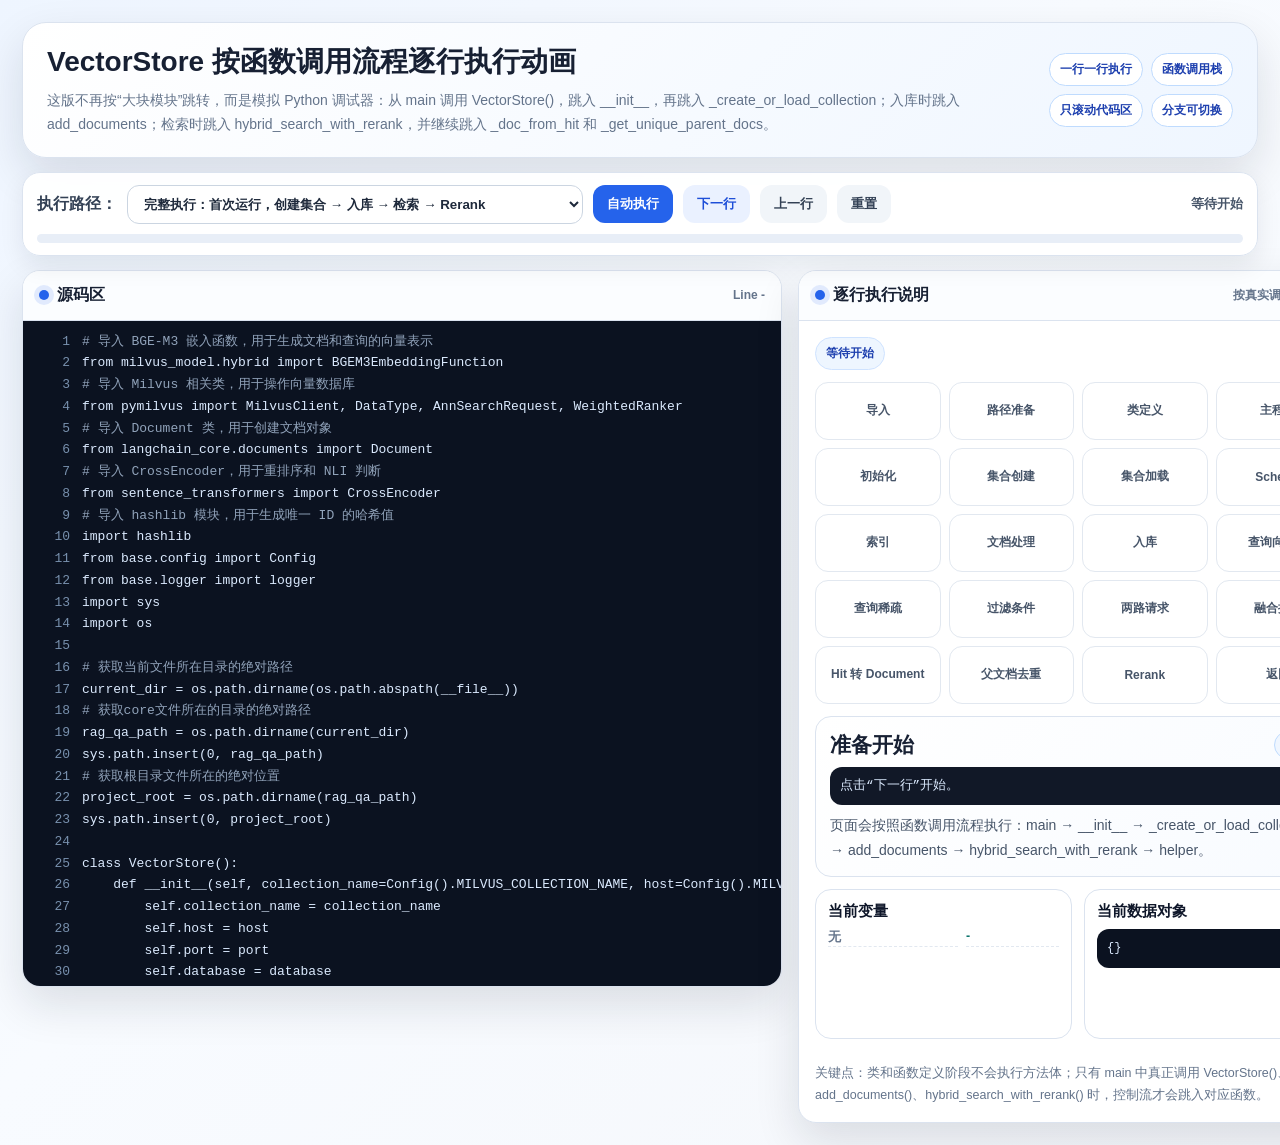
<file: assets/extensions/day05/Milvus向量数据库/vectorstore_logic_animation_fixed.html>
<!DOCTYPE html>
<html lang="zh-CN">
<head>
<meta charset="UTF-8" />
<meta name="viewport" content="width=device-width, initial-scale=1.0" />
<title>VectorStore 按函数调用流程逐行执行动画</title>
<style>
:root {
  --bg:#f5f7fb; --card:#ffffff; --ink:#172033; --muted:#64748b; --line:#dbe3ef;
  --brand:#2563eb; --brand2:#0f766e; --warn:#d97706; --danger:#dc2626;
  --codebg:#0b1220; --codetxt:#dbeafe; --codeline:#172033; --active:#fff3cd; --done:#14331f;
  --shadow:0 18px 45px rgba(15,23,42,.12); --radius:18px;
}
*{box-sizing:border-box}
body{margin:0;font-family:"Microsoft YaHei","PingFang SC",Arial,sans-serif;background:linear-gradient(135deg,#eef5ff,#f8fbff 45%,#f5f7fb);color:var(--ink)}
.wrap{max-width:1780px;margin:0 auto;padding:22px}
.hero{background:linear-gradient(135deg,#fff,#eff6ff);border:1px solid var(--line);border-radius:24px;padding:20px 24px;box-shadow:var(--shadow);display:flex;justify-content:space-between;gap:18px;align-items:center}
.hero h1{margin:0 0 8px;font-size:28px}
.hero p{margin:0;color:var(--muted);line-height:1.7;font-size:14px}
.badges{display:flex;gap:8px;flex-wrap:wrap;justify-content:flex-end}
.badge{border:1px solid #bfdbfe;background:#fff;color:#1e40af;border-radius:999px;padding:7px 10px;font-size:12px;font-weight:800}
.toolbar{position:sticky;top:0;z-index:20;margin:14px 0;display:flex;align-items:center;gap:10px;flex-wrap:wrap;background:rgba(255,255,255,.95);border:1px solid var(--line);border-radius:18px;padding:12px 14px;box-shadow:0 10px 25px rgba(15,23,42,.08);backdrop-filter:blur(8px)}
.toolbar label{font-weight:900;color:#334155}
select{min-width:440px;max-width:680px;border:1px solid #cbd5e1;border-radius:12px;padding:10px 12px;background:#fff;font-family:inherit;font-weight:700;color:#1e293b}
button{border:0;border-radius:12px;padding:10px 14px;font-family:inherit;font-weight:900;cursor:pointer;background:#eaf1ff;color:#1d4ed8}
button.primary{background:var(--brand);color:#fff}
button.gray{background:#f1f5f9;color:#334155}
button:hover{transform:translateY(-1px);box-shadow:0 8px 18px rgba(37,99,235,.16)}
.status{margin-left:auto;color:#475569;font-size:13px;font-weight:800}
.progressBox{width:100%;height:9px;background:#e8eef7;border-radius:999px;overflow:hidden}
.progress{height:100%;width:0;background:linear-gradient(90deg,var(--brand),#14b8a6);transition:.2s}
.grid{display:grid;grid-template-columns:minmax(760px,1.12fr) minmax(560px,.88fr);gap:16px;align-items:start}
.panel{background:var(--card);border:1px solid var(--line);border-radius:var(--radius);box-shadow:var(--shadow);overflow:hidden}
.panelHead{padding:14px 16px;border-bottom:1px solid var(--line);display:flex;justify-content:space-between;gap:10px;align-items:center;background:#fbfdff}
.panelTitle{font-size:16px;font-weight:1000;display:flex;align-items:center;gap:8px}
.dot{width:10px;height:10px;background:var(--brand);border-radius:50%;box-shadow:0 0 0 5px rgba(37,99,235,.12)}
.small{font-size:12px;color:var(--muted);font-weight:800}
.codebox{height:calc(100vh - 235px);min-height:620px;max-height:840px;overflow:auto;background:var(--codebg);padding:10px 0 16px;font-family:Consolas,"JetBrains Mono","Courier New",monospace;font-size:13px;line-height:1.52}
.codeLine{display:grid;grid-template-columns:54px max-content;min-width:100%;width:max-content;padding:1px 16px 1px 0;border-left:5px solid transparent;color:var(--codetxt);white-space:pre;transition:.12s}
.codeLine .ln{color:#7890ad;text-align:right;padding-right:12px;user-select:none}
.codeLine .txt{white-space:pre}
.codeLine.comment .txt{color:#91a3ba}
.codeLine.done{background:rgba(34,197,94,.055)}
.codeLine.active{background:linear-gradient(90deg,rgba(250,204,21,.30),rgba(250,204,21,.08));border-left-color:#f59e0b;color:#fff7d6}
.codeLine.calltarget{box-shadow:inset 0 0 0 1px rgba(37,99,235,.38)}
.debug{padding:16px;display:grid;gap:12px}
.stack{display:flex;gap:8px;flex-wrap:wrap;align-items:center}
.stack span{background:#eef6ff;border:1px solid #cfe3ff;border-radius:999px;padding:7px 10px;font-size:12px;font-weight:900;color:#1e40af}
.stack .arrow{color:#94a3b8;font-weight:900}
.stepCard{border:1px solid var(--line);border-radius:16px;padding:14px;background:linear-gradient(135deg,#ffffff,#f8fbff)}
.stepTop{display:flex;justify-content:space-between;gap:12px;align-items:start;margin-bottom:8px}
.stepNo{background:#eff6ff;color:#1d4ed8;border:1px solid #bfdbfe;border-radius:999px;padding:6px 10px;font-size:12px;font-weight:1000;white-space:nowrap}
.stepCard h2{margin:0;font-size:21px}
.desc{color:#475569;line-height:1.75;font-size:14px;margin-top:8px}
.next{margin-top:10px;background:#f8fafc;border-left:4px solid var(--brand);padding:9px 10px;border-radius:10px;color:#334155;font-size:13px;line-height:1.6}
.warn{margin-top:10px;background:#fffbeb;border-left:4px solid #f59e0b;padding:9px 10px;border-radius:10px;color:#7c4a03;font-size:13px;line-height:1.6}
.flow{display:grid;grid-template-columns:repeat(4,minmax(0,1fr));gap:8px}
.node{border:1px solid #e2e8f0;background:#fff;border-radius:13px;padding:9px 6px;text-align:center;min-height:58px;display:grid;place-items:center;color:#475569;font-size:12px;font-weight:900;transition:.15s}
.node.active{background:#eff6ff;border-color:#93c5fd;color:#1d4ed8;transform:translateY(-2px);box-shadow:0 10px 20px rgba(37,99,235,.12)}
.node.done{background:#f0fdf4;border-color:#bbf7d0;color:#166534}
.cards{display:grid;grid-template-columns:1fr 1fr;gap:12px}
.card{border:1px solid var(--line);border-radius:16px;background:#fff;padding:12px;min-height:150px}
.card h3{margin:0 0 8px;font-size:15px;color:#0f172a}
.kv{display:grid;grid-template-columns:130px minmax(0,1fr);gap:6px 8px;font-size:12.5px}
.k{color:#64748b;font-weight:900;border-bottom:1px dashed #e2e8f0}
.v{color:#0f766e;font-weight:900;border-bottom:1px dashed #e2e8f0;word-break:break-word}
.json{font-family:Consolas,"Courier New",monospace;background:#0b1220;color:#dbeafe;border-radius:12px;padding:10px;font-size:12px;line-height:1.55;white-space:pre-wrap;max-height:250px;overflow:auto}
.linePreview{font-family:Consolas,"Courier New",monospace;background:#111827;color:#dbeafe;border-radius:12px;padding:10px;font-size:12.5px;line-height:1.5;white-space:pre-wrap}
.footer{margin-top:12px;color:#64748b;font-size:12.5px;line-height:1.7}
@media(max-width:1250px){.grid{grid-template-columns:1fr}.codebox{height:560px}select{min-width:260px;width:100%}.status{margin-left:0}.flow{grid-template-columns:repeat(3,1fr)}.cards{grid-template-columns:1fr}.hero{display:block}.badges{justify-content:flex-start;margin-top:12px}}
</style>
</head>
<body>
<div class="wrap">
  <section class="hero">
    <div>
      <h1>VectorStore 按函数调用流程逐行执行动画</h1>
      <p>这版不再按“大块模块”跳转，而是模拟 Python 调试器：从 main 调用 VectorStore()，跳入 __init__，再跳入 _create_or_load_collection；入库时跳入 add_documents；检索时跳入 hybrid_search_with_rerank，并继续跳入 _doc_from_hit 和 _get_unique_parent_docs。</p>
    </div>
    <div class="badges"><span class="badge">一行一行执行</span><span class="badge">函数调用栈</span><span class="badge">只滚动代码区</span><span class="badge">分支可切换</span></div>
  </section>
  <div class="toolbar">
    <label>执行路径：</label>
    <select id="scenario"></select>
    <button class="primary" id="autoBtn">自动执行</button>
    <button id="nextBtn">下一行</button>
    <button class="gray" id="prevBtn">上一行</button>
    <button class="gray" id="resetBtn">重置</button>
    <span class="status" id="status">等待开始</span>
    <div class="progressBox"><div class="progress" id="progress"></div></div>
  </div>
  <section class="grid">
    <article class="panel">
      <div class="panelHead"><div class="panelTitle"><span class="dot"></span>源码区</div><div class="small" id="lineInfo">Line -</div></div>
      <div id="codeBox" class="codebox"></div>
    </article>
    <article class="panel">
      <div class="panelHead"><div class="panelTitle"><span class="dot"></span>逐行执行说明</div><div class="small">按真实调用顺序跳转</div></div>
      <div class="debug">
        <div class="stack" id="stackBox"></div>
        <div class="flow" id="flowBox"></div>
        <div class="stepCard">
          <div class="stepTop"><h2 id="stepTitle">准备开始</h2><span class="stepNo" id="stepNo">0/0</span></div>
          <div class="linePreview" id="linePreview">点击“下一行”开始。</div>
          <div class="desc" id="stepDesc">页面会按照 Python 实际执行路径跳转，而不是从上到下把函数定义全部跑一遍。</div>
          <div class="next" id="nextTip" style="display:none"></div>
          <div class="warn" id="warnTip" style="display:none"></div>
        </div>
        <div class="cards">
          <div class="card"><h3>当前变量</h3><div class="kv" id="varsBox"></div></div>
          <div class="card"><h3>当前数据对象</h3><div class="json" id="dataBox">{}</div></div>
        </div>
        <div class="footer">关键点：类和函数定义阶段不会执行方法体；只有 main 中真正调用 VectorStore()、add_documents()、hybrid_search_with_rerank() 时，控制流才会跳入对应函数。</div>
      </div>
    </article>
  </section>
</div>
<script id="code-data" type="application/json">["# 导入 BGE-M3 嵌入函数，用于生成文档和查询的向量表示", "from milvus_model.hybrid import BGEM3EmbeddingFunction", "# 导入 Milvus 相关类，用于操作向量数据库", "from pymilvus import MilvusClient, DataType, AnnSearchRequest, WeightedRanker", "# 导入 Document 类，用于创建文档对象", "from langchain_core.documents import Document", "# 导入 CrossEncoder，用于重排序和 NLI 判断", "from sentence_transformers import CrossEncoder", "# 导入 hashlib 模块，用于生成唯一 ID 的哈希值", "import hashlib", "from base.config import Config", "from base.logger import logger", "import sys", "import os", "", "# 获取当前文件所在目录的绝对路径", "current_dir = os.path.dirname(os.path.abspath(__file__))", "# 获取core文件所在的目录的绝对路径", "rag_qa_path = os.path.dirname(current_dir)", "sys.path.insert(0, rag_qa_path)", "# 获取根目录文件所在的绝对位置", "project_root = os.path.dirname(rag_qa_path)", "sys.path.insert(0, project_root)", "", "class VectorStore():", "    def __init__(self, collection_name=Config().MILVUS_COLLECTION_NAME, host=Config().MILVUS_HOST, port=Config().MILVUS_PORT, database=Config().MILVUS_DATABASE_NAME):", "        self.collection_name = collection_name", "        self.host = host", "        self.port = port", "        self.database = database", "        # 设置日志记录器", "        self.logger = logger", "        rerank_model_path = os.path.join(rag_qa_path, 'models', 'bge-reranker-large')", "        self.reranker = CrossEncoder(rerank_model_path, device='cpu')", "        bge_m3_model_path = os.path.join(rag_qa_path, 'models', 'bge-m3')", "        self.embedding_function = BGEM3EmbeddingFunction(", "            model_name_or_path=bge_m3_model_path,", "            use_fp16=False,", "            device='cpu'", "        )", "        self.dense_dim = self.embedding_function.dim['dense']", "        self.client = MilvusClient(uri=f\"http://{self.host}:{self.port}\", db_name=self.database)", "        self._create_or_load_collection()", "", "    def _create_or_load_collection(self):", "        if not self.client.has_collection(self.collection_name):", "            schema = self.client.create_schema(auto_id=False,enable_dynamic_field=True)", "            # 添加 ID 字段，作为主键，VARCHAR 类型，最大长度 100", "            schema.add_field(field_name=\"id\", datatype=DataType.VARCHAR, is_primary=True, max_length=100)", "            # 添加文本字段，VARCHAR 类型，最大长度 65535", "            schema.add_field(field_name=\"text\", datatype=DataType.VARCHAR, max_length=65535)", "            # 添加稠密向量字段，FLOAT_VECTOR 类型，维度由嵌入函数指定", "            schema.add_field(field_name=\"dense_vector\", datatype=DataType.FLOAT_VECTOR, dim=self.dense_dim)", "            # 添加稀疏向量字段，SPARSE_FLOAT_VECTOR 类型", "            schema.add_field(field_name=\"sparse_vector\", datatype=DataType.SPARSE_FLOAT_VECTOR)", "            # 添加父块 ID 字段，VARCHAR 类型，最大长度 100", "            schema.add_field(field_name=\"parent_id\", datatype=DataType.VARCHAR, max_length=100)", "            # 添加父块内容字段，VARCHAR 类型，最大长度 65535", "            schema.add_field(field_name=\"parent_content\", datatype=DataType.VARCHAR, max_length=65535)", "            # 添加学科类别字段，VARCHAR 类型，最大长度 50", "            schema.add_field(field_name=\"source\", datatype=DataType.VARCHAR, max_length=50)", "            # 添加时间戳字段，VARCHAR 类型，最大长度 50", "            schema.add_field(field_name=\"timestamp\", datatype=DataType.VARCHAR, max_length=5)", "", "            # 创建index索引参数对象", "            index_params = self.client.prepare_index_params()", "            index_params.add_index(", "                field_name='dense_vector',", "                index_name=\"dense_vector\",", "                index_type=\"IVF_FLAT\",", "                metric_type=\"IP\",", "                params={\"nlist\": 128}", "            )", "            index_params.add_index(", "                field_name='sparse_vector',", "                index_name=\"sparse_vector\",", "                index_type=\"SPARSE_INVERTED_INDEX\",", "                metric_type=\"IP\",", "                params={\"drop_ratio_build\": 0.2}", "            )", "", "            self.client.create_collection(collection_name=self.collection_name, schema=schema,", "                                          index_params=index_params)", "            logger.info(f\"已创建集合 {self.collection_name}\")", "        else:", "            logger.info(f\"已加载集合 {self.collection_name}\")", "            # 把集合添加到内容，确保可立即查询", "            self.client.load_collection(self.collection_name)", "", "    def add_documents(self, documents):", "        # 提取所有文档内容列表", "        texts = [doc.page_content for doc in documents]", "        # 使用BGE-M3嵌入函数生成文档的嵌入", "        embeddings = self.embedding_function(texts)", "        # 创建一个空的列表，用于存储插入的数据", "        data = []", "        for i, doc in enumerate(documents):", "            text_hash = hashlib.md5(doc.page_content.encode('utf-8'))", "            # 初始化稀疏向量字典", "            sparse_vector = {}", "            # 获取第i行的稀疏向量数据", "            row = embeddings[\"sparse\"][i]", "            if hasattr(row, 'col'):", "                indices, values = row.col, row.data", "            else:", "                indices, values = row.indices, row.data", "            for idx, value in zip(indices, values):", "                sparse_vector[idx] = value", "            # 创建数据字典，包含所有字段", "            data.append({", "                \"id\": text_hash.hexdigest(),", "                \"text\": doc.page_content,", "                \"dense_vector\": embeddings[\"dense\"][i],", "                \"sparse_vector\": sparse_vector,", "                \"parent_id\": doc.metadata[\"parent_id\"],", "                \"parent_content\": doc.metadata[\"parent_content\"],", "                \"source\": doc.metadata.get(\"source\", \"unknown\"),", "                \"timestamp\": doc.metadata.get(\"timestamp\", \"unknown\")", "            })", "        if data:", "            self.client.upsert(collection_name=self.collection_name, data=data)", "            self.client.flush(collection_name=self.collection_name)", "            self.client.load_collection(self.collection_name)", "            logger.info(f\"已插入 {len(data)} 条数据\")", "", "", "    def hybrid_search_with_rerank(self, query, k=Config().RETRIEVAL_K, source_filter=None):", "        # 使用BGE-M3嵌入函数生成查询的嵌入", "        query_embeddings = self.embedding_function([query])", "        dense_query_vector = query_embeddings[\"dense\"][0]", "        # 初始化稀疏向量字典", "        sparse_query_vector = {}", "        try:", "            row = query_embeddings[\"sparse\"][0]", "            if hasattr(row, 'col'):", "                indices = row.col", "                values = row.data", "            else:", "                indices = row.indices", "                values = row.data", "        except Exception as e:", "            row = query_embeddings[\"sparse\"].getrow(0)", "            indices = row.indices", "            values = row.data", "        for idx, value in zip(indices, values):", "            sparse_query_vector[idx] = value", "        filter_expr = f\"source=='{source_filter}'\" if source_filter else \"\"", "        dense_request = AnnSearchRequest(", "            data = [dense_query_vector],", "            anns_field=\"dense_vector\",", "            param = {\"metric_type\": \"IP\", \"params\": {\"nprobe\": 10}},", "            limit = k,", "            expr = filter_expr", "        )", "        sparse_request = AnnSearchRequest(", "            data = [sparse_query_vector],", "            anns_field=\"sparse_vector\",", "            param = {\"metric_type\": \"IP\", \"params\": {}},", "            limit = k,", "            expr = filter_expr", "        )", "        # 创建加权排序器，稠密向量权重 1.0，稀疏向量权重 0.7", "        ranker = WeightedRanker(1.0, 0.7)", "        result = self.client.hybrid_search(", "            collection_name = self.collection_name,", "            reqs=[dense_request, sparse_request],", "            ranker=ranker,", "            limit = k,", "            output_fields=[\"text\", \"parent_id\", \"parent_content\", \"source\", \"timestamp\"]", "        )[0]", "        # 将搜索结果转换为Document对象列表", "        sub_chunks = [self._doc_from_hit(hit[\"entity\"]) for hit in result]", "        print(f'sub_chunks-->{len(sub_chunks)}')", "        # 从子块提取去重的父文档", "        parent_docs = self._get_unique_parent_docs(sub_chunks)", "        # 如果只有1个文档，直接返回跳过重排序", "        if len(parent_docs) < 2:", "            return parent_docs[:Config().CANDIDATE_M]", "        # 如果有父文档，进行重排序", "        if parent_docs:", "            pairs = [[query, doc.page_content] for doc in parent_docs]", "            scores = self.reranker.predict(pairs)", "            # 根据得分从高到低排序文档", "            ranked_parent_docs = [doc for _, doc in sorted(zip(scores, parent_docs), reverse=True)]", "        else:", "            ranked_parent_docs = []", "        # 返回前k个重排序后的文档", "        return ranked_parent_docs[:Config().CANDIDATE_M]", "", "    def _get_unique_parent_docs(self, sub_chunks):", "        parent_contents = set()", "        unique_docs = []", "        for chunk in sub_chunks:", "            parent_content = chunk.metadata.get(\"parent_content\", chunk.page_content)", "            if parent_content and parent_content not in parent_contents:", "                unique_docs.append(Document(page_content=parent_content, metadata=chunk.metadata))", "                parent_contents.add(parent_content)", "        # 返回去重后的父文档列表", "        return unique_docs", "", "    def _doc_from_hit(self, hit):", "        return Document(", "            page_content = hit.get(\"text\"),", "            metadata = {", "                \"parent_id\": hit.get(\"parent_id\"),", "                \"parent_content\": hit.get(\"parent_content\"),", "                \"source\": hit.get(\"source\"),", "                \"timestamp\": hit.get(\"timestamp\")", "            }", "        )", "", "if __name__ == \"__main__\":", "    from rag_qa.core.document_processor import process_documents", "", "    vector_store = VectorStore()", "", "    # 用绝对路径，避免找错目录", "    directory_path = r\"../data/ai_data\"", "", "    # 1. 处理文档", "    documents = process_documents(", "        directory_path,", "        Config().PARENT_CHUNK_SIZE,", "        Config().CHILD_CHUNK_SIZE,", "        Config().CHUNK_OVERLAP,", "    )", "", "    print(\"文档块数量：\", len(documents))", "", "    # 2. 给所有 AI 文档打上 source=ai 标签", "    for doc in documents:", "        doc.metadata[\"source\"] = \"ai\"", "        doc.metadata[\"timestamp\"] = \"2026\"", "", "    # 3. 写入 Milvus", "    vector_store.add_documents(documents)", "", "    print(\"AI 文档入库完成\")", "", "    # 4. 测试检索", "    results = vector_store.hybrid_search_with_rerank(", "        query=\"人工智能主要学什么？\",", "        k=5,", "        source_filter=\"ai\"", "    )", "", "    print(\"检索结果数量：\", len(results))", "", "    for doc in results:", "        print(\"metadata:\", doc.metadata)", "        print(\"content:\", doc.page_content[:300])", "        print(\"-\" * 50)", "", "    # 测试代码", "    query = \"课程新增了什么技术\"", "    results = vector_store.hybrid_search_with_rerank(query, source_filter='ai')", "    print(f'results-->{results}')", "    print(f'results-->{len(results)}')", "", "    \"\"\"", "    当前文件单独运行时，会执行这里的测试代码。", "    被其他文件 import 时，不会执行这里的测试代码。", "    \"\"\"", "    '''", "    print(\"开始测试 VectorStore...\")", "", "    # 1. 创建 VectorStore 对象", "    vector_store = VectorStore()", "", "    # 2. 准备测试文档", "    test_docs = [", "        Document(", "            page_content=\"VMware Tools 显示灰色，一般是因为虚拟机没有正确挂载 CD/DVD 设备，可以关闭虚拟机后检查 CD/DVD 设置。\",", "            metadata={", "                \"parent_id\": \"parent_001\",", "                \"parent_content\": \"VMware Tools 显示灰色的解决方法：先关闭虚拟机，然后进入虚拟机设置，把 CD/DVD、CD/DVD2 和软盘设置为自动检测，重新启动虚拟机后，再点击安装 VMware Tools。\",", "                \"source\": \"Python学科\",", "                \"timestamp\": \"2026\"", "            }", "        ),", "        Document(", "            page_content=\"Redis 连接池满了，通常是因为连接没有及时释放，或者并发请求过高，需要检查连接池配置和代码释放逻辑。\",", "            metadata={", "                \"parent_id\": \"parent_002\",", "                \"parent_content\": \"Redis 连接池满的排查方法：检查 max_connections 配置，确认代码是否正确释放连接，查看 Redis 服务端连接数，并结合应用日志分析是否存在连接泄漏。\",", "                \"source\": \"Python学科\",", "                \"timestamp\": \"2026\"", "            }", "        ),", "        Document(", "            page_content=\"Nginx 502 通常表示网关错误，常见原因包括后端服务不可用、端口错误、PHP-FPM 未启动、反向代理地址配置错误。\",", "            metadata={", "                \"parent_id\": \"parent_003\",", "                \"parent_content\": \"Nginx 502 排查方法：先检查后端服务是否正常启动，再检查 upstream 地址和端口是否正确，然后查看 Nginx error.log 和后端服务日志。\",", "                \"source\": \"Linux学科\",", "                \"timestamp\": \"2026\"", "            }", "        )", "    ]", "", "    # 3. 插入测试文档", "    print(\"开始插入测试文档...\")", "    vector_store.add_documents(test_docs)", "    print(\"测试文档插入完成\")", "", "    # 4. 执行一次混合检索", "    query = \"VMware Tools 灰色怎么办？\"", "    print(f\"开始检索，查询问题：{query}\")", "", "    results = vector_store.hybrid_search_with_rerank(", "        query=query,", "        k=5,", "        source_filter=\"Python学科\"", "    )", "", "    # 5. 打印检索结果", "    print(\"=\" * 80)", "    print(f\"检索结果数量：{len(results)}\")", "    print(\"=\" * 80)", "", "    for index, doc in enumerate(results, start=1):", "        print(f\"第 {index} 条结果\")", "        print(f\"内容：{doc.page_content}\")", "        print(f\"元数据：{doc.metadata}\")", "        print(\"-\" * 80)", "", "    print(\"VectorStore 测试完成\")", "    '''"]</script>
<script id="scenario-data" type="application/json">{"full_new": {"name": "完整执行：首次运行，创建集合 → 入库 → 检索 → Rerank", "steps": [{"line": 2, "title": "导入 BGE-M3 嵌入函数", "desc": "Python 先执行顶层 import，把 BGEM3EmbeddingFunction 加载进当前模块。", "stack": ["Top-level"], "vars": {"BGEM3EmbeddingFunction": "class"}, "data": {}, "next": "", "warn": "", "flow": "导入"}, {"line": 4, "title": "导入 Milvus 操作类", "desc": "导入 MilvusClient、DataType、AnnSearchRequest、WeightedRanker，后面建集合和混合检索都会用到。", "stack": ["Top-level"], "vars": {"MilvusClient": "class", "AnnSearchRequest": "class", "WeightedRanker": "class"}, "data": {}, "next": "", "warn": "", "flow": "导入"}, {"line": 6, "title": "导入 Document", "desc": "Document 是后续 RAG 链路返回的标准文档对象。", "stack": ["Top-level"], "vars": {"Document": "LangChain Document"}, "data": {}, "next": "", "warn": "", "flow": "导入"}, {"line": 8, "title": "导入 CrossEncoder", "desc": "CrossEncoder 用于 Rerank 精排，把 query 和文档拼成 pair 后重新打分。", "stack": ["Top-level"], "vars": {"CrossEncoder": "class"}, "data": {}, "next": "", "warn": "", "flow": "导入"}, {"line": 10, "title": "导入 hashlib", "desc": "hashlib 用于给文档内容生成 md5，作为 Milvus 主键 id。", "stack": ["Top-level"], "vars": {"hashlib": "module"}, "data": {}, "next": "", "warn": "", "flow": "导入"}, {"line": 11, "title": "导入 Config", "desc": "Config 提供 Milvus 地址、集合名称、切块参数、检索数量等配置。", "stack": ["Top-level"], "vars": {"Config": "配置类"}, "data": {}, "next": "", "warn": "", "flow": "导入"}, {"line": 12, "title": "导入 logger", "desc": "logger 用于打印集合创建、加载、入库等运行日志。", "stack": ["Top-level"], "vars": {"logger": "日志对象"}, "data": {}, "next": "", "warn": "", "flow": "导入"}, {"line": 13, "title": "导入 sys", "desc": "sys.path 后面会被修改，用于解决项目模块导入路径。", "stack": ["Top-level"], "vars": {"sys.path": "list"}, "data": {}, "next": "", "warn": "", "flow": "路径准备"}, {"line": 14, "title": "导入 os", "desc": "os.path 用于拼接模型路径和计算项目目录。", "stack": ["Top-level"], "vars": {"os.path": "路径工具"}, "data": {}, "next": "", "warn": "", "flow": "路径准备"}, {"line": 17, "title": "计算 current_dir", "desc": "获取当前 vectorstore 文件所在目录。", "stack": ["Top-level"], "vars": {"current_dir": "D:/uv/edurag/rag_qa/core"}, "data": {}, "next": "", "warn": "", "flow": "路径准备"}, {"line": 19, "title": "计算 rag_qa_path", "desc": "从当前目录向上一层，得到 rag_qa 项目包目录。", "stack": ["Top-level"], "vars": {"rag_qa_path": "D:/uv/edurag/rag_qa"}, "data": {}, "next": "", "warn": "", "flow": "路径准备"}, {"line": 20, "title": "加入 rag_qa_path", "desc": "把 rag_qa_path 插入 sys.path，保证 rag_qa 内模块可以被导入。", "stack": ["Top-level"], "vars": {"sys.path[0]": "rag_qa_path"}, "data": {}, "next": "", "warn": "", "flow": "路径准备"}, {"line": 22, "title": "计算 project_root", "desc": "继续向上一层，得到项目根目录。", "stack": ["Top-level"], "vars": {"project_root": "D:/uv/edurag"}, "data": {}, "next": "", "warn": "", "flow": "路径准备"}, {"line": 23, "title": "加入 project_root", "desc": "把项目根目录插入 sys.path，保证 base.config、base.logger 等可以被找到。", "stack": ["Top-level"], "vars": {"sys.path[0]": "project_root"}, "data": {}, "next": "", "warn": "", "flow": "路径准备"}, {"line": 25, "title": "创建 VectorStore 类对象", "desc": "Python 执行 class 语句时，只是把类定义出来；类里面的方法体不会立刻执行。", "stack": ["Top-level"], "vars": {"VectorStore": "class object"}, "data": {}, "next": "", "warn": "注意：def __init__、add_documents、hybrid_search_with_rerank 此时只是被定义，还没有运行。", "flow": "类定义"}, {"line": 212, "title": "进入 main 判断", "desc": "当前文件直接运行时，__name__ == \"__main__\" 成立，开始执行测试流程。", "stack": ["Top-level", "__main__"], "vars": {"__name__": "__main__"}, "data": {}, "next": "", "warn": "", "flow": "主程序"}, {"line": 213, "title": "导入 process_documents", "desc": "主程序中导入文档处理函数，后面用于解析目录并切块。", "stack": ["Top-level", "__main__"], "vars": {"process_documents": "function"}, "data": {}, "next": "", "warn": "", "flow": "主程序"}, {"line": 215, "title": "调用 VectorStore()", "desc": "执行 vector_store = VectorStore()，此处会跳入 VectorStore.__init__。", "stack": ["Top-level", "__main__"], "vars": {"vector_store": "尚未创建"}, "data": {}, "next": "跳转到第 26 行 __init__", "warn": "", "flow": "主程序"}, {"line": 26, "title": "进入 __init__", "desc": "构造函数开始执行。默认参数从 Config 中读取集合名、host、port、database。", "stack": ["Top-level", "__main__", "VectorStore.__init__"], "vars": {"collection_name": "Config().MILVUS_COLLECTION_NAME", "host": "Config().MILVUS_HOST", "port": "Config().MILVUS_PORT", "database": "Config().MILVUS_DATABASE_NAME"}, "data": {}, "next": "", "warn": "", "flow": "初始化"}, {"line": 27, "title": "保存 collection_name", "desc": "把集合名称保存到 self，后续建集合、入库、检索都使用它。", "stack": ["Top-level", "__main__", "VectorStore.__init__"], "vars": {"self.collection_name": "edu_rag_collection"}, "data": {}, "next": "", "warn": "", "flow": "初始化"}, {"line": 28, "title": "保存 host", "desc": "保存 Milvus 服务器地址。", "stack": ["Top-level", "__main__", "VectorStore.__init__"], "vars": {"self.host": "192.168.88.100"}, "data": {}, "next": "", "warn": "", "flow": "初始化"}, {"line": 29, "title": "保存 port", "desc": "保存 Milvus 端口。", "stack": ["Top-level", "__main__", "VectorStore.__init__"], "vars": {"self.port": "19530"}, "data": {}, "next": "", "warn": "", "flow": "初始化"}, {"line": 30, "title": "保存 database", "desc": "保存 Milvus database 名称。", "stack": ["Top-level", "__main__", "VectorStore.__init__"], "vars": {"self.database": "itcast"}, "data": {}, "next": "", "warn": "", "flow": "初始化"}, {"line": 32, "title": "保存 logger", "desc": "把全局 logger 赋值给对象属性，后续方法中可用 self.logger 或 logger。", "stack": ["Top-level", "__main__", "VectorStore.__init__"], "vars": {"self.logger": "logger"}, "data": {}, "next": "", "warn": "", "flow": "初始化"}, {"line": 33, "title": "拼接 reranker 模型路径", "desc": "根据 rag_qa_path 拼出 bge-reranker-large 本地路径。", "stack": ["Top-level", "__main__", "VectorStore.__init__"], "vars": {"rerank_model_path": ".../models/bge-reranker-large"}, "data": {}, "next": "", "warn": "", "flow": "初始化"}, {"line": 34, "title": "加载 CrossEncoder", "desc": "加载 Rerank 模型，后面用于 parent_docs 精排。", "stack": ["Top-level", "__main__", "VectorStore.__init__"], "vars": {"self.reranker": "CrossEncoder(cpu)"}, "data": {}, "next": "", "warn": "", "flow": "初始化"}, {"line": 35, "title": "拼接 BGE-M3 模型路径", "desc": "拼出 bge-m3 本地模型路径。", "stack": ["Top-level", "__main__", "VectorStore.__init__"], "vars": {"bge_m3_model_path": ".../models/bge-m3"}, "data": {}, "next": "", "warn": "", "flow": "初始化"}, {"line": 36, "title": "开始创建 BGEM3EmbeddingFunction", "desc": "这一行打开函数调用，后面 37-39 行传入参数。", "stack": ["Top-level", "__main__", "VectorStore.__init__"], "vars": {"调用": "BGEM3EmbeddingFunction(...)"}, "data": {}, "next": "", "warn": "", "flow": "初始化"}, {"line": 37, "title": "传入 BGE-M3 模型路径", "desc": "指定本地 bge-m3 模型目录。", "stack": ["Top-level", "__main__", "VectorStore.__init__"], "vars": {"model_name_or_path": ".../models/bge-m3"}, "data": {}, "next": "", "warn": "", "flow": "初始化"}, {"line": 38, "title": "关闭 fp16", "desc": "use_fp16=False，使用 FP32，CPU 环境更稳。", "stack": ["Top-level", "__main__", "VectorStore.__init__"], "vars": {"use_fp16": false}, "data": {}, "next": "", "warn": "", "flow": "初始化"}, {"line": 39, "title": "指定 CPU 设备", "desc": "device=\"cpu\"，模型在 CPU 上运行。", "stack": ["Top-level", "__main__", "VectorStore.__init__"], "vars": {"device": "cpu"}, "data": {}, "next": "", "warn": "", "flow": "初始化"}, {"line": 40, "title": "BGE-M3 初始化完成", "desc": "self.embedding_function 得到一个可调用对象，可同时生成 dense 和 sparse。", "stack": ["Top-level", "__main__", "VectorStore.__init__"], "vars": {"self.embedding_function": "BGEM3EmbeddingFunction"}, "data": {}, "next": "", "warn": "", "flow": "初始化"}, {"line": 41, "title": "读取 dense 维度", "desc": "从 embedding_function.dim 中读取 dense 向量维度。", "stack": ["Top-level", "__main__", "VectorStore.__init__"], "vars": {"self.dense_dim": 1024}, "data": {}, "next": "", "warn": "", "flow": "初始化"}, {"line": 42, "title": "连接 Milvus", "desc": "创建 MilvusClient，连接指定 host、port 和 database。", "stack": ["Top-level", "__main__", "VectorStore.__init__"], "vars": {"uri": "http://192.168.88.100:19530", "db_name": "itcast", "self.client": "MilvusClient"}, "data": {}, "next": "", "warn": "", "flow": "初始化"}, {"line": 43, "title": "调用集合创建/加载方法", "desc": "__init__ 最后调用 self._create_or_load_collection()，此处会跳入第 45 行。", "stack": ["Top-level", "__main__", "VectorStore.__init__"], "vars": {"调用": "self._create_or_load_collection()"}, "data": {}, "next": "跳转到第 45 行", "warn": "", "flow": "初始化"}, {"line": 45, "title": "进入 _create_or_load_collection", "desc": "开始判断 Milvus 集合是否存在。", "stack": ["Top-level", "__main__", "VectorStore.__init__", "_create_or_load_collection"], "vars": {"self.collection_name": "edu_rag_collection"}, "data": {}, "next": "", "warn": "", "flow": "集合创建"}, {"line": 46, "title": "判断集合是否不存在", "desc": "has_collection 返回 False，所以 not False 为 True，进入创建集合分支。", "stack": ["Top-level", "__main__", "VectorStore.__init__", "_create_or_load_collection"], "vars": {"has_collection_result": false, "进入分支": "创建集合"}, "data": {}, "next": "", "warn": "", "flow": "集合创建"}, {"line": 47, "title": "创建 schema", "desc": "创建 Milvus schema 对象，auto_id=False 表示主键 id 由我们自己提供。", "stack": ["Top-level", "__main__", "VectorStore.__init__", "_create_or_load_collection"], "vars": {"schema": "CollectionSchema", "auto_id": false, "enable_dynamic_field": true}, "data": {}, "next": "", "warn": "", "flow": "Schema"}, {"line": 49, "title": "添加主键 id 字段", "desc": "id 使用 VARCHAR，is_primary=True，作为每条向量数据的唯一标识。", "stack": ["Top-level", "__main__", "VectorStore.__init__", "_create_or_load_collection"], "vars": {"field": "id", "type": "VARCHAR", "primary": true}, "data": {}, "next": "", "warn": "", "flow": "Schema"}, {"line": 51, "title": "添加 text 字段", "desc": "保存子块文本内容。", "stack": ["Top-level", "__main__", "VectorStore.__init__", "_create_or_load_collection"], "vars": {"field": "text", "type": "VARCHAR", "max_length": 65535}, "data": {}, "next": "", "warn": "", "flow": "Schema"}, {"line": 53, "title": "添加 dense_vector 字段", "desc": "保存稠密向量，维度等于 self.dense_dim。", "stack": ["Top-level", "__main__", "VectorStore.__init__", "_create_or_load_collection"], "vars": {"field": "dense_vector", "type": "FLOAT_VECTOR", "dim": 1024}, "data": {}, "next": "", "warn": "", "flow": "Schema"}, {"line": 55, "title": "添加 sparse_vector 字段", "desc": "保存稀疏向量，字段类型为 SPARSE_FLOAT_VECTOR。", "stack": ["Top-level", "__main__", "VectorStore.__init__", "_create_or_load_collection"], "vars": {"field": "sparse_vector", "type": "SPARSE_FLOAT_VECTOR"}, "data": {}, "next": "", "warn": "", "flow": "Schema"}, {"line": 57, "title": "添加 parent_id 字段", "desc": "保存当前子块所属父块 ID。", "stack": ["Top-level", "__main__", "VectorStore.__init__", "_create_or_load_collection"], "vars": {"field": "parent_id", "type": "VARCHAR"}, "data": {}, "next": "", "warn": "", "flow": "Schema"}, {"line": 59, "title": "添加 parent_content 字段", "desc": "保存父块完整内容，后续 parent-child 检索会返回它。", "stack": ["Top-level", "__main__", "VectorStore.__init__", "_create_or_load_collection"], "vars": {"field": "parent_content", "type": "VARCHAR"}, "data": {}, "next": "", "warn": "", "flow": "Schema"}, {"line": 61, "title": "添加 source 字段", "desc": "保存来源标签，后续 source_filter 会根据它过滤。", "stack": ["Top-level", "__main__", "VectorStore.__init__", "_create_or_load_collection"], "vars": {"field": "source", "type": "VARCHAR"}, "data": {}, "next": "", "warn": "", "flow": "Schema"}, {"line": 63, "title": "添加 timestamp 字段", "desc": "保存时间戳或版本字段。", "stack": ["Top-level", "__main__", "VectorStore.__init__", "_create_or_load_collection"], "vars": {"field": "timestamp", "type": "VARCHAR"}, "data": {}, "next": "", "warn": "", "flow": "Schema"}, {"line": 66, "title": "准备索引参数对象", "desc": "创建 index_params，用来装 dense 和 sparse 两个索引配置。", "stack": ["Top-level", "__main__", "VectorStore.__init__", "_create_or_load_collection"], "vars": {"index_params": "IndexParams"}, "data": {}, "next": "", "warn": "", "flow": "索引"}, {"line": 67, "title": "开始添加 dense 索引", "desc": "打开 index_params.add_index 调用，后面 68-72 行传参。", "stack": ["Top-level", "__main__", "VectorStore.__init__", "_create_or_load_collection"], "vars": {"调用": "index_params.add_index(...)"}, "data": {}, "next": "", "warn": "", "flow": "索引"}, {"line": 68, "title": "指定 dense_vector 字段", "desc": "该索引作用在 dense_vector 上。", "stack": ["Top-level", "__main__", "VectorStore.__init__", "_create_or_load_collection"], "vars": {"field_name": "dense_vector"}, "data": {}, "next": "", "warn": "", "flow": "索引"}, {"line": 69, "title": "设置 dense 索引名", "desc": "index_name 设为 dense_vector。", "stack": ["Top-level", "__main__", "VectorStore.__init__", "_create_or_load_collection"], "vars": {"index_name": "dense_vector"}, "data": {}, "next": "", "warn": "", "flow": "索引"}, {"line": 70, "title": "设置 dense 索引类型", "desc": "IVF_FLAT 是倒排聚类类索引，适合教学和中等规模检索。", "stack": ["Top-level", "__main__", "VectorStore.__init__", "_create_or_load_collection"], "vars": {"index_type": "IVF_FLAT"}, "data": {}, "next": "", "warn": "", "flow": "索引"}, {"line": 71, "title": "设置 dense 相似度", "desc": "metric_type=IP，内积越大越相似。", "stack": ["Top-level", "__main__", "VectorStore.__init__", "_create_or_load_collection"], "vars": {"metric_type": "IP"}, "data": {}, "next": "", "warn": "", "flow": "索引"}, {"line": 72, "title": "设置 nlist", "desc": "nlist=128 表示聚类桶数量。", "stack": ["Top-level", "__main__", "VectorStore.__init__", "_create_or_load_collection"], "vars": {"params": {"nlist": 128}}, "data": {}, "next": "", "warn": "", "flow": "索引"}, {"line": 73, "title": "dense 索引参数添加完成", "desc": "第一个 add_index 调用结束。", "stack": ["Top-level", "__main__", "VectorStore.__init__", "_create_or_load_collection"], "vars": {"dense_index": "done"}, "data": {}, "next": "", "warn": "", "flow": "索引"}, {"line": 74, "title": "开始添加 sparse 索引", "desc": "打开第二个 add_index 调用。", "stack": ["Top-level", "__main__", "VectorStore.__init__", "_create_or_load_collection"], "vars": {"调用": "index_params.add_index(...)"}, "data": {}, "next": "", "warn": "", "flow": "索引"}, {"line": 75, "title": "指定 sparse_vector 字段", "desc": "该索引作用在 sparse_vector 上。", "stack": ["Top-level", "__main__", "VectorStore.__init__", "_create_or_load_collection"], "vars": {"field_name": "sparse_vector"}, "data": {}, "next": "", "warn": "", "flow": "索引"}, {"line": 76, "title": "设置 sparse 索引名", "desc": "index_name 设为 sparse_vector。", "stack": ["Top-level", "__main__", "VectorStore.__init__", "_create_or_load_collection"], "vars": {"index_name": "sparse_vector"}, "data": {}, "next": "", "warn": "", "flow": "索引"}, {"line": 77, "title": "设置稀疏索引类型", "desc": "SPARSE_INVERTED_INDEX 是稀疏向量常用倒排索引。", "stack": ["Top-level", "__main__", "VectorStore.__init__", "_create_or_load_collection"], "vars": {"index_type": "SPARSE_INVERTED_INDEX"}, "data": {}, "next": "", "warn": "", "flow": "索引"}, {"line": 78, "title": "设置 sparse 相似度", "desc": "同样使用 IP，稀疏向量内积越大越匹配。", "stack": ["Top-level", "__main__", "VectorStore.__init__", "_create_or_load_collection"], "vars": {"metric_type": "IP"}, "data": {}, "next": "", "warn": "", "flow": "索引"}, {"line": 79, "title": "设置 drop_ratio_build", "desc": "构建索引时丢弃一部分低权重项，提升效率。", "stack": ["Top-level", "__main__", "VectorStore.__init__", "_create_or_load_collection"], "vars": {"params": {"drop_ratio_build": 0.2}}, "data": {}, "next": "", "warn": "", "flow": "索引"}, {"line": 80, "title": "sparse 索引参数添加完成", "desc": "第二个 add_index 调用结束。", "stack": ["Top-level", "__main__", "VectorStore.__init__", "_create_or_load_collection"], "vars": {"sparse_index": "done"}, "data": {}, "next": "", "warn": "", "flow": "索引"}, {"line": 82, "title": "开始创建 collection", "desc": "调用 create_collection，传入 collection_name、schema、index_params。", "stack": ["Top-level", "__main__", "VectorStore.__init__", "_create_or_load_collection"], "vars": {"调用": "client.create_collection(...)"}, "data": {}, "next": "", "warn": "", "flow": "集合创建"}, {"line": 83, "title": "传入 index_params", "desc": "多行调用继续，索引参数被传入 create_collection。", "stack": ["Top-level", "__main__", "VectorStore.__init__", "_create_or_load_collection"], "vars": {"index_params": "dense_index + sparse_index"}, "data": {}, "next": "", "warn": "", "flow": "集合创建"}, {"line": 84, "title": "记录创建日志", "desc": "集合创建完成，打印“已创建集合”。随后返回 __init__ 第 43 行之后。", "stack": ["Top-level", "__main__", "VectorStore.__init__", "_create_or_load_collection"], "vars": {"日志": "已创建集合 edu_rag_collection"}, "data": {}, "next": "返回 __init__，再返回 main 第 215 行", "warn": "", "flow": "集合创建"}, {"line": 218, "title": "设置文档目录", "desc": "VectorStore 创建完成，继续执行 main，设置待处理文档目录。", "stack": ["Top-level", "__main__"], "vars": {"directory_path": "../data/ai_data"}, "data": {}, "next": "", "warn": "", "flow": "主程序"}, {"line": 221, "title": "调用 process_documents", "desc": "开始处理目录中的原始文档。", "stack": ["Top-level", "__main__"], "vars": {"调用": "process_documents(...)"}, "data": {}, "next": "", "warn": "", "flow": "文档处理"}, {"line": 222, "title": "传入 directory_path", "desc": "把 ../data/ai_data 作为文档目录传入。", "stack": ["Top-level", "__main__"], "vars": {"directory_path": "../data/ai_data"}, "data": {}, "next": "", "warn": "", "flow": "文档处理"}, {"line": 223, "title": "传入父块大小", "desc": "从 Config 读取 PARENT_CHUNK_SIZE。", "stack": ["Top-level", "__main__"], "vars": {"PARENT_CHUNK_SIZE": "Config().PARENT_CHUNK_SIZE"}, "data": {}, "next": "", "warn": "", "flow": "文档处理"}, {"line": 224, "title": "传入子块大小", "desc": "从 Config 读取 CHILD_CHUNK_SIZE。", "stack": ["Top-level", "__main__"], "vars": {"CHILD_CHUNK_SIZE": "Config().CHILD_CHUNK_SIZE"}, "data": {}, "next": "", "warn": "", "flow": "文档处理"}, {"line": 225, "title": "传入重叠大小", "desc": "从 Config 读取 CHUNK_OVERLAP。", "stack": ["Top-level", "__main__"], "vars": {"CHUNK_OVERLAP": "Config().CHUNK_OVERLAP"}, "data": {}, "next": "", "warn": "", "flow": "文档处理"}, {"line": 226, "title": "文档处理完成", "desc": "process_documents 返回 list[Document]。", "stack": ["Top-level", "__main__"], "vars": {"documents": "list[Document]"}, "data": {"documents[0]": {"page_content": "人工智能课程主要学习...", "metadata": {"parent_id": "parent_ai_001", "parent_content": "人工智能课程完整介绍..."}}}, "next": "", "warn": "", "flow": "文档处理"}, {"line": 228, "title": "打印文档块数量", "desc": "输出 documents 的长度，确认切块结果。", "stack": ["Top-level", "__main__"], "vars": {"len(documents)": 128}, "data": {}, "next": "", "warn": "", "flow": "文档处理"}, {"line": 231, "title": "进入 metadata 标注循环", "desc": "开始遍历每个 Document，为它补充 source 和 timestamp。", "stack": ["Top-level", "__main__"], "vars": {"doc": "documents[0]"}, "data": {}, "next": "", "warn": "", "flow": "文档处理"}, {"line": 232, "title": "写入 source=ai", "desc": "给当前 doc.metadata 增加 source 标签。", "stack": ["Top-level", "__main__"], "vars": {"doc.metadata[\"source\"]": "ai"}, "data": {}, "next": "", "warn": "", "flow": "文档处理"}, {"line": 233, "title": "写入 timestamp=2026", "desc": "给当前 doc.metadata 增加 timestamp。循环会对所有 documents 重复执行。", "stack": ["Top-level", "__main__"], "vars": {"doc.metadata[\"timestamp\"]": "2026"}, "data": {}, "next": "", "warn": "", "flow": "文档处理"}, {"line": 236, "title": "调用 add_documents", "desc": "执行 vector_store.add_documents(documents)，此处跳入第 90 行。", "stack": ["Top-level", "__main__"], "vars": {"调用": "vector_store.add_documents(documents)"}, "data": {}, "next": "跳转到第 90 行 add_documents", "warn": "", "flow": "主程序"}, {"line": 90, "title": "进入 add_documents", "desc": "入库函数开始执行，参数 documents 是刚处理好的 Document 列表。", "stack": ["Top-level", "__main__", "add_documents"], "vars": {"documents": "list[Document]"}, "data": {}, "next": "", "warn": "", "flow": "入库"}, {"line": 92, "title": "提取文本列表", "desc": "从每个 Document 中取 page_content，形成 texts。", "stack": ["Top-level", "__main__", "add_documents"], "vars": {"texts": "[doc.page_content for doc in documents]"}, "data": {"texts[0]": "人工智能课程主要学习机器学习、深度学习和大模型应用。"}, "next": "", "warn": "", "flow": "入库"}, {"line": 94, "title": "生成文档向量", "desc": "调用 BGE-M3，一次生成 embeddings[\"dense\"] 和 embeddings[\"sparse\"]。", "stack": ["Top-level", "__main__", "add_documents"], "vars": {"embeddings": "dict(dense, sparse)"}, "data": {"dense": "shape=(N,1024)", "sparse": "N 行稀疏矩阵"}, "next": "", "warn": "", "flow": "入库"}, {"line": 96, "title": "初始化 data 列表", "desc": "data 用来存储最终要 upsert 到 Milvus 的 list[dict]。", "stack": ["Top-level", "__main__", "add_documents"], "vars": {"data": []}, "data": {}, "next": "", "warn": "", "flow": "入库"}, {"line": 97, "title": "进入文档循环", "desc": "开始处理第 0 个 doc。真实运行会对每个文档重复 98-119 行。", "stack": ["Top-level", "__main__", "add_documents"], "vars": {"i": 0, "doc": "documents[0]"}, "data": {}, "next": "", "warn": "", "flow": "入库"}, {"line": 98, "title": "计算文本 md5", "desc": "用文档内容生成 md5，作为 Milvus 主键 id。", "stack": ["Top-level", "__main__", "add_documents"], "vars": {"text_hash": "md5(doc.page_content)"}, "data": {}, "next": "", "warn": "", "flow": "入库"}, {"line": 100, "title": "初始化 sparse_vector", "desc": "每个文档都有自己的稀疏向量字典。", "stack": ["Top-level", "__main__", "add_documents"], "vars": {"sparse_vector": {}}, "data": {}, "next": "", "warn": "", "flow": "入库"}, {"line": 102, "title": "取第 i 行稀疏向量", "desc": "从 embeddings[\"sparse\"] 中取当前文档对应的稀疏行。", "stack": ["Top-level", "__main__", "add_documents"], "vars": {"row": "embeddings[\"sparse\"][0]"}, "data": {}, "next": "", "warn": "", "flow": "入库"}, {"line": 103, "title": "判断稀疏行格式", "desc": "如果 row 有 col 属性，说明更像 COO 格式；否则走 indices。", "stack": ["Top-level", "__main__", "add_documents"], "vars": {"hasattr(row,\"col\")": false}, "data": {}, "next": "", "warn": "", "flow": "入库"}, {"line": 105, "title": "进入 else 分支", "desc": "当前示例按 CSR 行处理。", "stack": ["Top-level", "__main__", "add_documents"], "vars": {"分支": "else"}, "data": {}, "next": "", "warn": "", "flow": "入库"}, {"line": 106, "title": "读取 indices 和 data", "desc": "CSR 格式使用 row.indices 表示非零 token id，row.data 表示权重。", "stack": ["Top-level", "__main__", "add_documents"], "vars": {"indices": "[3054,8912,12001]", "values": "[0.61,0.43,0.38]"}, "data": {}, "next": "", "warn": "", "flow": "入库"}, {"line": 107, "title": "进入稀疏向量循环", "desc": "开始把 indices 和 values 组装成字典。", "stack": ["Top-level", "__main__", "add_documents"], "vars": {"idx": 3054, "value": 0.61}, "data": {}, "next": "", "warn": "", "flow": "入库"}, {"line": 108, "title": "写入 sparse_vector", "desc": "把 token_id 到权重的映射写入 sparse_vector。", "stack": ["Top-level", "__main__", "add_documents"], "vars": {"sparse_vector": {"3054": 0.61}}, "data": {}, "next": "", "warn": "", "flow": "入库"}, {"line": 107, "title": "继续稀疏向量循环", "desc": "处理下一个非零项。", "stack": ["Top-level", "__main__", "add_documents"], "vars": {"idx": 8912, "value": 0.43}, "data": {}, "next": "", "warn": "", "flow": "入库"}, {"line": 108, "title": "继续写入 sparse_vector", "desc": "追加第二个稀疏 token 权重。", "stack": ["Top-level", "__main__", "add_documents"], "vars": {"sparse_vector": {"3054": 0.61, "8912": 0.43}}, "data": {}, "next": "", "warn": "", "flow": "入库"}, {"line": 110, "title": "开始 append 数据字典", "desc": "把当前 doc 转成 Milvus 一行数据。", "stack": ["Top-level", "__main__", "add_documents"], "vars": {"data.append": "dict"}, "data": {}, "next": "", "warn": "", "flow": "入库"}, {"line": 111, "title": "写入 id 字段", "desc": "id 来自 text_hash.hexdigest()。", "stack": ["Top-level", "__main__", "add_documents"], "vars": {"id": "6f5902ac237024bdd0c176cb93063dc4"}, "data": {}, "next": "", "warn": "", "flow": "入库"}, {"line": 112, "title": "写入 text 字段", "desc": "text 保存当前子块内容。", "stack": ["Top-level", "__main__", "add_documents"], "vars": {"text": "doc.page_content"}, "data": {}, "next": "", "warn": "", "flow": "入库"}, {"line": 113, "title": "写入 dense_vector 字段", "desc": "dense_vector 保存 embeddings[\"dense\"][i]。", "stack": ["Top-level", "__main__", "add_documents"], "vars": {"dense_vector": "embeddings[\"dense\"][0]"}, "data": {}, "next": "", "warn": "", "flow": "入库"}, {"line": 114, "title": "写入 sparse_vector 字段", "desc": "sparse_vector 保存刚才组装好的 dict。", "stack": ["Top-level", "__main__", "add_documents"], "vars": {"sparse_vector": "{3054:0.61,8912:0.43,...}"}, "data": {}, "next": "", "warn": "", "flow": "入库"}, {"line": 115, "title": "写入 parent_id", "desc": "保存父块 ID。", "stack": ["Top-level", "__main__", "add_documents"], "vars": {"parent_id": "doc.metadata[\"parent_id\"]"}, "data": {}, "next": "", "warn": "", "flow": "入库"}, {"line": 116, "title": "写入 parent_content", "desc": "保存父块完整内容。", "stack": ["Top-level", "__main__", "add_documents"], "vars": {"parent_content": "doc.metadata[\"parent_content\"]"}, "data": {}, "next": "", "warn": "", "flow": "入库"}, {"line": 117, "title": "写入 source", "desc": "保存 source，缺失时使用 unknown。", "stack": ["Top-level", "__main__", "add_documents"], "vars": {"source": "ai"}, "data": {}, "next": "", "warn": "", "flow": "入库"}, {"line": 118, "title": "写入 timestamp", "desc": "保存 timestamp，缺失时使用 unknown。", "stack": ["Top-level", "__main__", "add_documents"], "vars": {"timestamp": "2026"}, "data": {}, "next": "", "warn": "", "flow": "入库"}, {"line": 119, "title": "当前文档字典结束", "desc": "第 0 个文档的 data.append 完成。后续文档重复 97-119。", "stack": ["Top-level", "__main__", "add_documents"], "vars": {"len(data)": "至少 1"}, "data": {}, "next": "", "warn": "", "flow": "入库"}, {"line": 120, "title": "判断 data 是否非空", "desc": "data 非空，进入写入 Milvus 分支。", "stack": ["Top-level", "__main__", "add_documents"], "vars": {"bool(data)": true}, "data": {}, "next": "", "warn": "", "flow": "入库"}, {"line": 121, "title": "执行 upsert", "desc": "把 list[dict] 写入 Milvus。id 相同则更新，id 不同则新增。", "stack": ["Top-level", "__main__", "add_documents"], "vars": {"操作": "client.upsert", "collection_name": "edu_rag_collection"}, "data": {}, "next": "", "warn": "", "flow": "入库"}, {"line": 122, "title": "执行 flush", "desc": "flush 让数据落盘，降低刚写入查不到的困惑。", "stack": ["Top-level", "__main__", "add_documents"], "vars": {"操作": "client.flush"}, "data": {}, "next": "", "warn": "", "flow": "入库"}, {"line": 123, "title": "执行 load_collection", "desc": "load_collection 让集合处于可检索状态。", "stack": ["Top-level", "__main__", "add_documents"], "vars": {"操作": "client.load_collection"}, "data": {}, "next": "", "warn": "", "flow": "入库"}, {"line": 124, "title": "记录入库日志", "desc": "打印已插入数据条数，然后 add_documents 返回 main。", "stack": ["Top-level", "__main__", "add_documents"], "vars": {"日志": "已插入 N 条数据"}, "data": {}, "next": "返回 main 第 236 行之后", "warn": "", "flow": "入库"}, {"line": 238, "title": "打印入库完成", "desc": "回到 main，输出 AI 文档入库完成。", "stack": ["Top-level", "__main__"], "vars": {}, "data": {}, "next": "", "warn": "", "flow": "主程序"}, {"line": 241, "title": "调用 hybrid_search_with_rerank", "desc": "开始第一次检索调用，下一步会进入第 127 行函数。", "stack": ["Top-level", "__main__"], "vars": {"调用": "vector_store.hybrid_search_with_rerank(...)"}, "data": {}, "next": "跳转到第 127 行 hybrid_search_with_rerank", "warn": "", "flow": "主程序"}, {"line": 242, "title": "传入 query 参数", "desc": "query 是用户问题。", "stack": ["Top-level", "__main__"], "vars": {"query": "人工智能主要学什么？"}, "data": {}, "next": "", "warn": "", "flow": "主程序"}, {"line": 243, "title": "传入 k 参数", "desc": "k=5 表示每路检索和 hybrid_search 最多取 5 条。", "stack": ["Top-level", "__main__"], "vars": {"k": 5}, "data": {}, "next": "", "warn": "", "flow": "主程序"}, {"line": 244, "title": "传入 source_filter 参数", "desc": "source_filter=\"ai\" 表示只查 source 为 ai 的文档。", "stack": ["Top-level", "__main__"], "vars": {"source_filter": "ai"}, "data": {}, "next": "", "warn": "", "flow": "主程序"}, {"line": 245, "title": "函数调用参数结束", "desc": "参数准备完毕，控制流进入 hybrid_search_with_rerank。", "stack": ["Top-level", "__main__"], "vars": {}, "data": {}, "next": "进入第 127 行", "warn": "", "flow": "主程序"}, {"line": 127, "title": "进入 hybrid_search_with_rerank", "desc": "检索函数开始执行。k 如果没有传，会使用 Config().RETRIEVAL_K；本次 main 传入 k=5。", "stack": ["Top-level", "__main__", "hybrid_search_with_rerank"], "vars": {"query": "人工智能主要学什么？", "k": 5, "source_filter": "ai"}, "data": {}, "next": "", "warn": "", "flow": "检索"}, {"line": 129, "title": "生成查询向量", "desc": "把 query 包成列表传入 BGE-M3，得到 query_embeddings。", "stack": ["Top-level", "__main__", "hybrid_search_with_rerank"], "vars": {"query_embeddings": "dict(dense, sparse)"}, "data": {"dense": "shape=(1,1024)", "sparse": "1 行稀疏向量"}, "next": "", "warn": "", "flow": "查询向量化"}, {"line": 130, "title": "取 dense_query_vector", "desc": "取 dense[0]，得到当前 query 的稠密向量。", "stack": ["Top-level", "__main__", "hybrid_search_with_rerank"], "vars": {"dense_query_vector": "query_embeddings[\"dense\"][0]"}, "data": {"dense_query_vector": "[0.023,-0.018,0.104,...]"}, "next": "", "warn": "", "flow": "查询向量化"}, {"line": 132, "title": "初始化 sparse_query_vector", "desc": "准备把稀疏矩阵行转成 Milvus 需要的 dict。", "stack": ["Top-level", "__main__", "hybrid_search_with_rerank"], "vars": {"sparse_query_vector": {}}, "data": {}, "next": "", "warn": "", "flow": "查询稀疏"}, {"line": 133, "title": "进入 try 块", "desc": "先尝试直接读取 query_embeddings[\"sparse\"][0]。", "stack": ["Top-level", "__main__", "hybrid_search_with_rerank"], "vars": {}, "data": {}, "next": "", "warn": "", "flow": "查询稀疏"}, {"line": 134, "title": "读取稀疏向量第 0 行", "desc": "取出当前 query 对应的稀疏行。", "stack": ["Top-level", "__main__", "hybrid_search_with_rerank"], "vars": {"row": "query_embeddings[\"sparse\"][0]"}, "data": {}, "next": "", "warn": "", "flow": "查询稀疏"}, {"line": 135, "title": "判断是否有 col 属性", "desc": "如果有 col，按 COO 格式取 row.col；本场景没有，走 else。", "stack": ["Top-level", "__main__", "hybrid_search_with_rerank"], "vars": {"hasattr(row,\"col\")": false}, "data": {}, "next": "", "warn": "", "flow": "查询稀疏"}, {"line": 138, "title": "进入 else 分支", "desc": "当前稀疏行按 CSR 格式处理。", "stack": ["Top-level", "__main__", "hybrid_search_with_rerank"], "vars": {"分支": "else"}, "data": {}, "next": "", "warn": "", "flow": "查询稀疏"}, {"line": 139, "title": "读取 row.indices", "desc": "indices 表示非零 token 的编号。", "stack": ["Top-level", "__main__", "hybrid_search_with_rerank"], "vars": {"indices": "[3054,8912,12001]"}, "data": {}, "next": "", "warn": "", "flow": "查询稀疏"}, {"line": 140, "title": "读取 row.data", "desc": "values 表示对应 token 的权重。", "stack": ["Top-level", "__main__", "hybrid_search_with_rerank"], "vars": {"values": "[0.72,0.46,0.39]"}, "data": {}, "next": "", "warn": "", "flow": "查询稀疏"}, {"line": 145, "title": "进入 zip 循环", "desc": "准备把 indices 和 values 一一配对。", "stack": ["Top-level", "__main__", "hybrid_search_with_rerank"], "vars": {"idx": 3054, "value": 0.72}, "data": {}, "next": "", "warn": "", "flow": "查询稀疏"}, {"line": 146, "title": "写入 sparse_query_vector", "desc": "写入第一个 token 权重。", "stack": ["Top-level", "__main__", "hybrid_search_with_rerank"], "vars": {"sparse_query_vector": {"3054": 0.72}}, "data": {}, "next": "", "warn": "", "flow": "查询稀疏"}, {"line": 145, "title": "继续 zip 循环", "desc": "处理第二个非零 token。", "stack": ["Top-level", "__main__", "hybrid_search_with_rerank"], "vars": {"idx": 8912, "value": 0.46}, "data": {}, "next": "", "warn": "", "flow": "查询稀疏"}, {"line": 146, "title": "继续写入 sparse_query_vector", "desc": "稀疏查询向量继续补充。", "stack": ["Top-level", "__main__", "hybrid_search_with_rerank"], "vars": {"sparse_query_vector": {"3054": 0.72, "8912": 0.46}}, "data": {}, "next": "", "warn": "", "flow": "查询稀疏"}, {"line": 147, "title": "生成过滤表达式", "desc": "source_filter=\"ai\"，所以 filter_expr 为 source=='ai'。", "stack": ["Top-level", "__main__", "hybrid_search_with_rerank"], "vars": {"filter_expr": "source=='ai'"}, "data": {}, "next": "", "warn": "更规范的写法是 source == 'ai'，加空格可读性更好。", "flow": "过滤条件"}, {"line": 148, "title": "开始创建 dense_request", "desc": "打开 AnnSearchRequest 调用，用于 dense_vector 检索。", "stack": ["Top-level", "__main__", "hybrid_search_with_rerank"], "vars": {"对象": "dense_request"}, "data": {}, "next": "", "warn": "", "flow": "两路请求"}, {"line": 149, "title": "传入 dense 查询向量", "desc": "data 必须是列表，所以写 data=[dense_query_vector]。", "stack": ["Top-level", "__main__", "hybrid_search_with_rerank"], "vars": {"data": "[dense_query_vector]"}, "data": {}, "next": "", "warn": "", "flow": "两路请求"}, {"line": 150, "title": "指定 dense_vector 字段", "desc": "anns_field=\"dense_vector\"，表示查稠密向量字段。", "stack": ["Top-level", "__main__", "hybrid_search_with_rerank"], "vars": {"anns_field": "dense_vector"}, "data": {}, "next": "", "warn": "", "flow": "两路请求"}, {"line": 151, "title": "设置 dense 检索参数", "desc": "metric_type=IP，nprobe=10。", "stack": ["Top-level", "__main__", "hybrid_search_with_rerank"], "vars": {"metric_type": "IP", "nprobe": 10}, "data": {}, "next": "", "warn": "", "flow": "两路请求"}, {"line": 152, "title": "设置 dense limit", "desc": "dense 这一路最多召回 k 条。", "stack": ["Top-level", "__main__", "hybrid_search_with_rerank"], "vars": {"limit": 5}, "data": {}, "next": "", "warn": "", "flow": "两路请求"}, {"line": 153, "title": "传入 dense 过滤条件", "desc": "dense 检索也只查 source 为 ai 的文档。", "stack": ["Top-level", "__main__", "hybrid_search_with_rerank"], "vars": {"expr": "source=='ai'"}, "data": {}, "next": "", "warn": "", "flow": "两路请求"}, {"line": 154, "title": "dense_request 创建完成", "desc": "dense_request 对象构造结束。", "stack": ["Top-level", "__main__", "hybrid_search_with_rerank"], "vars": {"dense_request": "AnnSearchRequest"}, "data": {}, "next": "", "warn": "", "flow": "两路请求"}, {"line": 155, "title": "开始创建 sparse_request", "desc": "打开第二个 AnnSearchRequest，用于 sparse_vector 检索。", "stack": ["Top-level", "__main__", "hybrid_search_with_rerank"], "vars": {"对象": "sparse_request"}, "data": {}, "next": "", "warn": "", "flow": "两路请求"}, {"line": 156, "title": "传入 sparse 查询向量", "desc": "data=[sparse_query_vector]，Milvus 接收 dict 稀疏向量。", "stack": ["Top-level", "__main__", "hybrid_search_with_rerank"], "vars": {"data": "[{3054:0.72,8912:0.46,...}]"}, "data": {}, "next": "", "warn": "", "flow": "两路请求"}, {"line": 157, "title": "指定 sparse_vector 字段", "desc": "anns_field=\"sparse_vector\"，表示查稀疏向量字段。", "stack": ["Top-level", "__main__", "hybrid_search_with_rerank"], "vars": {"anns_field": "sparse_vector"}, "data": {}, "next": "", "warn": "", "flow": "两路请求"}, {"line": 158, "title": "设置 sparse 检索参数", "desc": "稀疏检索 metric_type=IP，params 可以为空。", "stack": ["Top-level", "__main__", "hybrid_search_with_rerank"], "vars": {"metric_type": "IP", "params": {}}, "data": {}, "next": "", "warn": "", "flow": "两路请求"}, {"line": 159, "title": "设置 sparse limit", "desc": "sparse 这一路最多召回 k 条。", "stack": ["Top-level", "__main__", "hybrid_search_with_rerank"], "vars": {"limit": 5}, "data": {}, "next": "", "warn": "", "flow": "两路请求"}, {"line": 160, "title": "传入 sparse 过滤条件", "desc": "sparse 检索也使用相同 filter_expr。", "stack": ["Top-level", "__main__", "hybrid_search_with_rerank"], "vars": {"expr": "source=='ai'"}, "data": {}, "next": "", "warn": "", "flow": "两路请求"}, {"line": 161, "title": "sparse_request 创建完成", "desc": "sparse_request 对象构造结束。", "stack": ["Top-level", "__main__", "hybrid_search_with_rerank"], "vars": {"sparse_request": "AnnSearchRequest"}, "data": {}, "next": "", "warn": "", "flow": "两路请求"}, {"line": 163, "title": "创建 WeightedRanker", "desc": "权重顺序与 reqs 顺序一致：dense_request 权重 1.0，sparse_request 权重 0.7。", "stack": ["Top-level", "__main__", "hybrid_search_with_rerank"], "vars": {"ranker": "WeightedRanker(1.0,0.7)"}, "data": {}, "next": "", "warn": "", "flow": "融合排序"}, {"line": 164, "title": "开始 hybrid_search", "desc": "调用 Milvus 混合检索。", "stack": ["Top-level", "__main__", "hybrid_search_with_rerank"], "vars": {"调用": "client.hybrid_search(...)"}, "data": {}, "next": "", "warn": "", "flow": "融合排序"}, {"line": 165, "title": "传入集合名", "desc": "指定在哪个 collection 中检索。", "stack": ["Top-level", "__main__", "hybrid_search_with_rerank"], "vars": {"collection_name": "edu_rag_collection"}, "data": {}, "next": "", "warn": "", "flow": "融合排序"}, {"line": 166, "title": "传入两路请求", "desc": "reqs=[dense_request, sparse_request]，顺序对应 ranker 权重。", "stack": ["Top-level", "__main__", "hybrid_search_with_rerank"], "vars": {"reqs": "[dense_request, sparse_request]"}, "data": {}, "next": "", "warn": "", "flow": "融合排序"}, {"line": 167, "title": "传入 ranker", "desc": "用 WeightedRanker 融合 dense 和 sparse 两路分数。", "stack": ["Top-level", "__main__", "hybrid_search_with_rerank"], "vars": {"ranker": "WeightedRanker(1.0,0.7)"}, "data": {}, "next": "", "warn": "", "flow": "融合排序"}, {"line": 168, "title": "传入最终 limit", "desc": "hybrid_search 融合后最多返回 k 条。", "stack": ["Top-level", "__main__", "hybrid_search_with_rerank"], "vars": {"limit": 5}, "data": {}, "next": "", "warn": "", "flow": "融合排序"}, {"line": 169, "title": "指定输出字段", "desc": "Milvus 返回这些字段，后面 _doc_from_hit 会用。", "stack": ["Top-level", "__main__", "hybrid_search_with_rerank"], "vars": {"output_fields": ["text", "parent_id", "parent_content", "source", "timestamp"]}, "data": {}, "next": "", "warn": "", "flow": "融合排序"}, {"line": 170, "title": "取得当前 query 的结果列表", "desc": "hybrid_search 返回二维结果，[0] 取出当前 query 的命中列表。", "stack": ["Top-level", "__main__", "hybrid_search_with_rerank"], "vars": {"result": "list[Hit]", "len(result)": 4}, "data": {"hit[0].entity": {"text": "人工智能课程主要学习...", "parent_id": "parent_ai_001", "source": "ai"}}, "next": "", "warn": "", "flow": "融合排序"}, {"line": 172, "title": "开始 Hit 转 Document 列表推导", "desc": "代码要对 result 中每个 hit 调用 self._doc_from_hit(hit[\"entity\"])。下一步进入 helper。", "stack": ["Top-level", "__main__", "hybrid_search_with_rerank"], "vars": {"result": "list[Hit]", "目标": "sub_chunks"}, "data": {}, "next": "跳转到第 201 行 _doc_from_hit", "warn": "", "flow": "Hit 转 Document"}, {"line": 201, "title": "进入 _doc_from_hit", "desc": "helper 接收一个 hit.entity 字典。", "stack": ["Top-level", "__main__", "hybrid_search_with_rerank", "_doc_from_hit"], "vars": {"hit": "dict from Milvus entity"}, "data": {}, "next": "", "warn": "", "flow": "Hit 转 Document"}, {"line": 202, "title": "开始构造 Document", "desc": "返回 LangChain Document 对象。", "stack": ["Top-level", "__main__", "hybrid_search_with_rerank", "_doc_from_hit"], "vars": {"return": "Document(...)"}, "data": {}, "next": "", "warn": "", "flow": "Hit 转 Document"}, {"line": 203, "title": "设置 page_content", "desc": "page_content 使用 hit.get(\"text\")。", "stack": ["Top-level", "__main__", "hybrid_search_with_rerank", "_doc_from_hit"], "vars": {"page_content": "人工智能课程主要学习..."}, "data": {}, "next": "", "warn": "", "flow": "Hit 转 Document"}, {"line": 204, "title": "开始设置 metadata", "desc": "metadata 保存来源、父块、时间戳等字段。", "stack": ["Top-level", "__main__", "hybrid_search_with_rerank", "_doc_from_hit"], "vars": {"metadata": "dict"}, "data": {}, "next": "", "warn": "", "flow": "Hit 转 Document"}, {"line": 205, "title": "写入 parent_id", "desc": "从 hit 中取 parent_id。", "stack": ["Top-level", "__main__", "hybrid_search_with_rerank", "_doc_from_hit"], "vars": {"parent_id": "parent_ai_001"}, "data": {}, "next": "", "warn": "", "flow": "Hit 转 Document"}, {"line": 206, "title": "写入 parent_content", "desc": "从 hit 中取 parent_content。", "stack": ["Top-level", "__main__", "hybrid_search_with_rerank", "_doc_from_hit"], "vars": {"parent_content": "人工智能课程完整介绍..."}, "data": {}, "next": "", "warn": "", "flow": "Hit 转 Document"}, {"line": 207, "title": "写入 source", "desc": "从 hit 中取 source。", "stack": ["Top-level", "__main__", "hybrid_search_with_rerank", "_doc_from_hit"], "vars": {"source": "ai"}, "data": {}, "next": "", "warn": "", "flow": "Hit 转 Document"}, {"line": 208, "title": "写入 timestamp", "desc": "从 hit 中取 timestamp。", "stack": ["Top-level", "__main__", "hybrid_search_with_rerank", "_doc_from_hit"], "vars": {"timestamp": "2026"}, "data": {}, "next": "", "warn": "", "flow": "Hit 转 Document"}, {"line": 210, "title": "Document 构造结束", "desc": "_doc_from_hit 返回一个 Document。列表推导会对所有 hit 重复这个 helper。", "stack": ["Top-level", "__main__", "hybrid_search_with_rerank", "_doc_from_hit"], "vars": {"返回": "Document"}, "data": {}, "next": "返回第 172 行", "warn": "", "flow": "Hit 转 Document"}, {"line": 172, "title": "sub_chunks 生成完成", "desc": "列表推导结束，sub_chunks 得到若干子块 Document。", "stack": ["Top-level", "__main__", "hybrid_search_with_rerank"], "vars": {"sub_chunks": "list[Document]", "len(sub_chunks)": 4}, "data": {}, "next": "", "warn": "", "flow": "Hit 转 Document"}, {"line": 173, "title": "打印 sub_chunks 数量", "desc": "输出子块召回数量。", "stack": ["Top-level", "__main__", "hybrid_search_with_rerank"], "vars": {"print": "sub_chunks-->4"}, "data": {}, "next": "", "warn": "", "flow": "Hit 转 Document"}, {"line": 175, "title": "调用父文档去重函数", "desc": "把 sub_chunks 传入 _get_unique_parent_docs。下一步进入第 190 行。", "stack": ["Top-level", "__main__", "hybrid_search_with_rerank"], "vars": {"调用": "self._get_unique_parent_docs(sub_chunks)"}, "data": {}, "next": "跳转到第 190 行", "warn": "", "flow": "父文档去重"}, {"line": 190, "title": "进入 _get_unique_parent_docs", "desc": "开始从子块中提取唯一父文档。", "stack": ["Top-level", "__main__", "hybrid_search_with_rerank", "_get_unique_parent_docs"], "vars": {"sub_chunks": "list[Document]"}, "data": {}, "next": "", "warn": "", "flow": "父文档去重"}, {"line": 191, "title": "初始化 parent_contents 集合", "desc": "set 用来记录已经见过的 parent_content，负责去重判断。", "stack": ["Top-level", "__main__", "hybrid_search_with_rerank", "_get_unique_parent_docs"], "vars": {"parent_contents": "set()"}, "data": {}, "next": "", "warn": "", "flow": "父文档去重"}, {"line": 192, "title": "初始化 unique_docs 列表", "desc": "list 用来保存最终返回的父文档 Document，负责保持顺序。", "stack": ["Top-level", "__main__", "hybrid_search_with_rerank", "_get_unique_parent_docs"], "vars": {"unique_docs": []}, "data": {}, "next": "", "warn": "", "flow": "父文档去重"}, {"line": 193, "title": "进入子块循环", "desc": "开始处理第一个命中的子块。", "stack": ["Top-level", "__main__", "hybrid_search_with_rerank", "_get_unique_parent_docs"], "vars": {"chunk": "sub_chunks[0]"}, "data": {}, "next": "", "warn": "", "flow": "父文档去重"}, {"line": 194, "title": "读取 parent_content", "desc": "优先从 chunk.metadata 中取 parent_content，取不到就用 chunk.page_content。", "stack": ["Top-level", "__main__", "hybrid_search_with_rerank", "_get_unique_parent_docs"], "vars": {"parent_content": "人工智能课程完整介绍..."}, "data": {}, "next": "", "warn": "", "flow": "父文档去重"}, {"line": 195, "title": "判断父文档是否未出现", "desc": "parent_content 非空且不在 parent_contents 中，进入 if。", "stack": ["Top-level", "__main__", "hybrid_search_with_rerank", "_get_unique_parent_docs"], "vars": {"是否新父文档": true}, "data": {}, "next": "", "warn": "", "flow": "父文档去重"}, {"line": 196, "title": "追加唯一父文档", "desc": "创建父文档 Document，并 append 到 unique_docs。", "stack": ["Top-level", "__main__", "hybrid_search_with_rerank", "_get_unique_parent_docs"], "vars": {"unique_docs": ["parent_ai_001"]}, "data": {}, "next": "", "warn": "", "flow": "父文档去重"}, {"line": 197, "title": "记录已见父文档", "desc": "把 parent_content 加入 set，后续重复父块会被跳过。", "stack": ["Top-level", "__main__", "hybrid_search_with_rerank", "_get_unique_parent_docs"], "vars": {"parent_contents": "{parent_ai_001 content}"}, "data": {}, "next": "", "warn": "", "flow": "父文档去重"}, {"line": 193, "title": "继续处理下一个子块", "desc": "第二个子块可能属于同一个父文档。", "stack": ["Top-level", "__main__", "hybrid_search_with_rerank", "_get_unique_parent_docs"], "vars": {"chunk": "sub_chunks[1]"}, "data": {}, "next": "", "warn": "", "flow": "父文档去重"}, {"line": 194, "title": "再次读取 parent_content", "desc": "读到同一个父内容。", "stack": ["Top-level", "__main__", "hybrid_search_with_rerank", "_get_unique_parent_docs"], "vars": {"parent_content": "人工智能课程完整介绍..."}, "data": {}, "next": "", "warn": "", "flow": "父文档去重"}, {"line": 195, "title": "发现父文档已存在", "desc": "parent_content 已在 set 中，所以不进入 append。", "stack": ["Top-level", "__main__", "hybrid_search_with_rerank", "_get_unique_parent_docs"], "vars": {"是否新父文档": false}, "data": {}, "next": "", "warn": "", "flow": "父文档去重"}, {"line": 199, "title": "返回 unique_docs", "desc": "去重结束，返回 parent_docs。", "stack": ["Top-level", "__main__", "hybrid_search_with_rerank", "_get_unique_parent_docs"], "vars": {"return": "unique_docs", "len(unique_docs)": 3}, "data": {}, "next": "返回第 175 行", "warn": "", "flow": "父文档去重"}, {"line": 175, "title": "parent_docs 接收返回值", "desc": "回到 hybrid_search_with_rerank，parent_docs 得到去重后的父文档列表。", "stack": ["Top-level", "__main__", "hybrid_search_with_rerank"], "vars": {"parent_docs": "list[Document]", "len(parent_docs)": 3}, "data": {}, "next": "", "warn": "", "flow": "父文档去重"}, {"line": 177, "title": "判断是否少于 2 个父文档", "desc": "当前 len(parent_docs)=3，不满足 <2，所以不会提前 return。", "stack": ["Top-level", "__main__", "hybrid_search_with_rerank"], "vars": {"len(parent_docs)": 3, "len(parent_docs)<2": false}, "data": {}, "next": "", "warn": "", "flow": "Rerank"}, {"line": 180, "title": "判断 parent_docs 是否非空", "desc": "parent_docs 非空，进入 rerank 分支。", "stack": ["Top-level", "__main__", "hybrid_search_with_rerank"], "vars": {"bool(parent_docs)": true}, "data": {}, "next": "", "warn": "", "flow": "Rerank"}, {"line": 181, "title": "构造 CrossEncoder 输入 pairs", "desc": "每个父文档都和 query 组成 [query, doc.page_content]。", "stack": ["Top-level", "__main__", "hybrid_search_with_rerank"], "vars": {"pairs": "list[[query, parent_content]]", "len(pairs)": 3}, "data": {"pairs[0]": ["人工智能主要学什么？", "人工智能课程完整介绍..."]}, "next": "", "warn": "", "flow": "Rerank"}, {"line": 182, "title": "调用 reranker.predict", "desc": "CrossEncoder 对每个 pair 重新打分。", "stack": ["Top-level", "__main__", "hybrid_search_with_rerank"], "vars": {"scores": "[0.91,0.63,0.72]"}, "data": {}, "next": "", "warn": "", "flow": "Rerank"}, {"line": 184, "title": "按分数降序排序父文档", "desc": "zip(scores,parent_docs) 绑定分数和文档，再 sorted(reverse=True)。", "stack": ["Top-level", "__main__", "hybrid_search_with_rerank"], "vars": {"ranked_parent_docs": ["parent_ai_001", "parent_ai_003", "parent_ai_002"]}, "data": {}, "next": "", "warn": "如果两个 score 完全相同，sorted 可能继续比较 Document。更稳写法是 key=lambda x: float(x[0])。", "flow": "Rerank"}, {"line": 188, "title": "返回最终候选父文档", "desc": "返回 ranked_parent_docs[:Config().CANDIDATE_M]，给 RAG 后续生成答案使用。", "stack": ["Top-level", "__main__", "hybrid_search_with_rerank"], "vars": {"return": "list[Document]", "CANDIDATE_M": 2}, "data": {}, "next": "返回 main 第 241 行调用处", "warn": "", "flow": "返回"}, {"line": 247, "title": "打印检索结果数量", "desc": "函数返回后，results 已经是最终候选 Document 列表。", "stack": ["Top-level", "__main__"], "vars": {"results": "list[Document]", "len(results)": 2}, "data": {}, "next": "", "warn": "", "flow": "主程序"}, {"line": 249, "title": "遍历 results", "desc": "开始打印每个返回文档。", "stack": ["Top-level", "__main__"], "vars": {"doc": "results[0]"}, "data": {}, "next": "", "warn": "", "flow": "主程序"}, {"line": 250, "title": "打印 metadata", "desc": "输出 source、timestamp、parent_id 等元数据。", "stack": ["Top-level", "__main__"], "vars": {"doc.metadata": {"source": "ai", "timestamp": "2026", "parent_id": "parent_ai_001"}}, "data": {}, "next": "", "warn": "", "flow": "主程序"}, {"line": 251, "title": "打印内容片段", "desc": "输出 doc.page_content 前 300 个字符。", "stack": ["Top-level", "__main__"], "vars": {"doc.page_content[:300]": "人工智能课程完整介绍..."}, "data": {}, "next": "", "warn": "", "flow": "主程序"}, {"line": 252, "title": "打印分隔线", "desc": "当前结果打印完成。", "stack": ["Top-level", "__main__"], "vars": {"print": "--------------------------------------------------"}, "data": {}, "next": "", "warn": "", "flow": "主程序"}, {"line": 255, "title": "设置第二次测试 query", "desc": "主程序后面还有一次测试检索，这里只是换了一个 query。", "stack": ["Top-level", "__main__"], "vars": {"query": "课程新增了什么技术"}, "data": {}, "next": "", "warn": "", "flow": "主程序"}, {"line": 256, "title": "第二次调用检索函数", "desc": "这行会再次进入 hybrid_search_with_rerank，执行逻辑与刚才第 127-188 行完全相同，动画不重复展开。", "stack": ["Top-level", "__main__"], "vars": {"调用": "vector_store.hybrid_search_with_rerank(query, source_filter='ai')"}, "data": {}, "next": "", "warn": "", "flow": "主程序"}, {"line": 257, "title": "打印第二次检索结果", "desc": "输出 results 对象。", "stack": ["Top-level", "__main__"], "vars": {"print": "results-->[...]"}, "data": {}, "next": "", "warn": "", "flow": "主程序"}, {"line": 258, "title": "打印第二次结果数量", "desc": "输出第二次检索返回数量，主流程结束。", "stack": ["Top-level", "__main__"], "vars": {"print": "results-->2"}, "data": {}, "next": "", "warn": "", "flow": "主程序"}]}, "full_exists": {"name": "完整执行：集合已存在，load_collection → 入库 → 检索", "steps": [{"line": 2, "title": "导入 BGE-M3 嵌入函数", "desc": "Python 先执行顶层 import，把 BGEM3EmbeddingFunction 加载进当前模块。", "stack": ["Top-level"], "vars": {"BGEM3EmbeddingFunction": "class"}, "data": {}, "next": "", "warn": "", "flow": "导入"}, {"line": 4, "title": "导入 Milvus 操作类", "desc": "导入 MilvusClient、DataType、AnnSearchRequest、WeightedRanker，后面建集合和混合检索都会用到。", "stack": ["Top-level"], "vars": {"MilvusClient": "class", "AnnSearchRequest": "class", "WeightedRanker": "class"}, "data": {}, "next": "", "warn": "", "flow": "导入"}, {"line": 6, "title": "导入 Document", "desc": "Document 是后续 RAG 链路返回的标准文档对象。", "stack": ["Top-level"], "vars": {"Document": "LangChain Document"}, "data": {}, "next": "", "warn": "", "flow": "导入"}, {"line": 8, "title": "导入 CrossEncoder", "desc": "CrossEncoder 用于 Rerank 精排，把 query 和文档拼成 pair 后重新打分。", "stack": ["Top-level"], "vars": {"CrossEncoder": "class"}, "data": {}, "next": "", "warn": "", "flow": "导入"}, {"line": 10, "title": "导入 hashlib", "desc": "hashlib 用于给文档内容生成 md5，作为 Milvus 主键 id。", "stack": ["Top-level"], "vars": {"hashlib": "module"}, "data": {}, "next": "", "warn": "", "flow": "导入"}, {"line": 11, "title": "导入 Config", "desc": "Config 提供 Milvus 地址、集合名称、切块参数、检索数量等配置。", "stack": ["Top-level"], "vars": {"Config": "配置类"}, "data": {}, "next": "", "warn": "", "flow": "导入"}, {"line": 12, "title": "导入 logger", "desc": "logger 用于打印集合创建、加载、入库等运行日志。", "stack": ["Top-level"], "vars": {"logger": "日志对象"}, "data": {}, "next": "", "warn": "", "flow": "导入"}, {"line": 13, "title": "导入 sys", "desc": "sys.path 后面会被修改，用于解决项目模块导入路径。", "stack": ["Top-level"], "vars": {"sys.path": "list"}, "data": {}, "next": "", "warn": "", "flow": "路径准备"}, {"line": 14, "title": "导入 os", "desc": "os.path 用于拼接模型路径和计算项目目录。", "stack": ["Top-level"], "vars": {"os.path": "路径工具"}, "data": {}, "next": "", "warn": "", "flow": "路径准备"}, {"line": 17, "title": "计算 current_dir", "desc": "获取当前 vectorstore 文件所在目录。", "stack": ["Top-level"], "vars": {"current_dir": "D:/uv/edurag/rag_qa/core"}, "data": {}, "next": "", "warn": "", "flow": "路径准备"}, {"line": 19, "title": "计算 rag_qa_path", "desc": "从当前目录向上一层，得到 rag_qa 项目包目录。", "stack": ["Top-level"], "vars": {"rag_qa_path": "D:/uv/edurag/rag_qa"}, "data": {}, "next": "", "warn": "", "flow": "路径准备"}, {"line": 20, "title": "加入 rag_qa_path", "desc": "把 rag_qa_path 插入 sys.path，保证 rag_qa 内模块可以被导入。", "stack": ["Top-level"], "vars": {"sys.path[0]": "rag_qa_path"}, "data": {}, "next": "", "warn": "", "flow": "路径准备"}, {"line": 22, "title": "计算 project_root", "desc": "继续向上一层，得到项目根目录。", "stack": ["Top-level"], "vars": {"project_root": "D:/uv/edurag"}, "data": {}, "next": "", "warn": "", "flow": "路径准备"}, {"line": 23, "title": "加入 project_root", "desc": "把项目根目录插入 sys.path，保证 base.config、base.logger 等可以被找到。", "stack": ["Top-level"], "vars": {"sys.path[0]": "project_root"}, "data": {}, "next": "", "warn": "", "flow": "路径准备"}, {"line": 25, "title": "创建 VectorStore 类对象", "desc": "Python 执行 class 语句时，只是把类定义出来；类里面的方法体不会立刻执行。", "stack": ["Top-level"], "vars": {"VectorStore": "class object"}, "data": {}, "next": "", "warn": "注意：def __init__、add_documents、hybrid_search_with_rerank 此时只是被定义，还没有运行。", "flow": "类定义"}, {"line": 212, "title": "进入 main 判断", "desc": "当前文件直接运行时，__name__ == \"__main__\" 成立，开始执行测试流程。", "stack": ["Top-level", "__main__"], "vars": {"__name__": "__main__"}, "data": {}, "next": "", "warn": "", "flow": "主程序"}, {"line": 213, "title": "导入 process_documents", "desc": "主程序中导入文档处理函数，后面用于解析目录并切块。", "stack": ["Top-level", "__main__"], "vars": {"process_documents": "function"}, "data": {}, "next": "", "warn": "", "flow": "主程序"}, {"line": 215, "title": "调用 VectorStore()", "desc": "执行 vector_store = VectorStore()，此处会跳入 VectorStore.__init__。", "stack": ["Top-level", "__main__"], "vars": {"vector_store": "尚未创建"}, "data": {}, "next": "跳转到第 26 行 __init__", "warn": "", "flow": "主程序"}, {"line": 26, "title": "进入 __init__", "desc": "构造函数开始执行。默认参数从 Config 中读取集合名、host、port、database。", "stack": ["Top-level", "__main__", "VectorStore.__init__"], "vars": {"collection_name": "Config().MILVUS_COLLECTION_NAME", "host": "Config().MILVUS_HOST", "port": "Config().MILVUS_PORT", "database": "Config().MILVUS_DATABASE_NAME"}, "data": {}, "next": "", "warn": "", "flow": "初始化"}, {"line": 27, "title": "保存 collection_name", "desc": "把集合名称保存到 self，后续建集合、入库、检索都使用它。", "stack": ["Top-level", "__main__", "VectorStore.__init__"], "vars": {"self.collection_name": "edu_rag_collection"}, "data": {}, "next": "", "warn": "", "flow": "初始化"}, {"line": 28, "title": "保存 host", "desc": "保存 Milvus 服务器地址。", "stack": ["Top-level", "__main__", "VectorStore.__init__"], "vars": {"self.host": "192.168.88.100"}, "data": {}, "next": "", "warn": "", "flow": "初始化"}, {"line": 29, "title": "保存 port", "desc": "保存 Milvus 端口。", "stack": ["Top-level", "__main__", "VectorStore.__init__"], "vars": {"self.port": "19530"}, "data": {}, "next": "", "warn": "", "flow": "初始化"}, {"line": 30, "title": "保存 database", "desc": "保存 Milvus database 名称。", "stack": ["Top-level", "__main__", "VectorStore.__init__"], "vars": {"self.database": "itcast"}, "data": {}, "next": "", "warn": "", "flow": "初始化"}, {"line": 32, "title": "保存 logger", "desc": "把全局 logger 赋值给对象属性，后续方法中可用 self.logger 或 logger。", "stack": ["Top-level", "__main__", "VectorStore.__init__"], "vars": {"self.logger": "logger"}, "data": {}, "next": "", "warn": "", "flow": "初始化"}, {"line": 33, "title": "拼接 reranker 模型路径", "desc": "根据 rag_qa_path 拼出 bge-reranker-large 本地路径。", "stack": ["Top-level", "__main__", "VectorStore.__init__"], "vars": {"rerank_model_path": ".../models/bge-reranker-large"}, "data": {}, "next": "", "warn": "", "flow": "初始化"}, {"line": 34, "title": "加载 CrossEncoder", "desc": "加载 Rerank 模型，后面用于 parent_docs 精排。", "stack": ["Top-level", "__main__", "VectorStore.__init__"], "vars": {"self.reranker": "CrossEncoder(cpu)"}, "data": {}, "next": "", "warn": "", "flow": "初始化"}, {"line": 35, "title": "拼接 BGE-M3 模型路径", "desc": "拼出 bge-m3 本地模型路径。", "stack": ["Top-level", "__main__", "VectorStore.__init__"], "vars": {"bge_m3_model_path": ".../models/bge-m3"}, "data": {}, "next": "", "warn": "", "flow": "初始化"}, {"line": 36, "title": "开始创建 BGEM3EmbeddingFunction", "desc": "这一行打开函数调用，后面 37-39 行传入参数。", "stack": ["Top-level", "__main__", "VectorStore.__init__"], "vars": {"调用": "BGEM3EmbeddingFunction(...)"}, "data": {}, "next": "", "warn": "", "flow": "初始化"}, {"line": 37, "title": "传入 BGE-M3 模型路径", "desc": "指定本地 bge-m3 模型目录。", "stack": ["Top-level", "__main__", "VectorStore.__init__"], "vars": {"model_name_or_path": ".../models/bge-m3"}, "data": {}, "next": "", "warn": "", "flow": "初始化"}, {"line": 38, "title": "关闭 fp16", "desc": "use_fp16=False，使用 FP32，CPU 环境更稳。", "stack": ["Top-level", "__main__", "VectorStore.__init__"], "vars": {"use_fp16": false}, "data": {}, "next": "", "warn": "", "flow": "初始化"}, {"line": 39, "title": "指定 CPU 设备", "desc": "device=\"cpu\"，模型在 CPU 上运行。", "stack": ["Top-level", "__main__", "VectorStore.__init__"], "vars": {"device": "cpu"}, "data": {}, "next": "", "warn": "", "flow": "初始化"}, {"line": 40, "title": "BGE-M3 初始化完成", "desc": "self.embedding_function 得到一个可调用对象，可同时生成 dense 和 sparse。", "stack": ["Top-level", "__main__", "VectorStore.__init__"], "vars": {"self.embedding_function": "BGEM3EmbeddingFunction"}, "data": {}, "next": "", "warn": "", "flow": "初始化"}, {"line": 41, "title": "读取 dense 维度", "desc": "从 embedding_function.dim 中读取 dense 向量维度。", "stack": ["Top-level", "__main__", "VectorStore.__init__"], "vars": {"self.dense_dim": 1024}, "data": {}, "next": "", "warn": "", "flow": "初始化"}, {"line": 42, "title": "连接 Milvus", "desc": "创建 MilvusClient，连接指定 host、port 和 database。", "stack": ["Top-level", "__main__", "VectorStore.__init__"], "vars": {"uri": "http://192.168.88.100:19530", "db_name": "itcast", "self.client": "MilvusClient"}, "data": {}, "next": "", "warn": "", "flow": "初始化"}, {"line": 43, "title": "调用集合创建/加载方法", "desc": "__init__ 最后调用 self._create_or_load_collection()，此处会跳入第 45 行。", "stack": ["Top-level", "__main__", "VectorStore.__init__"], "vars": {"调用": "self._create_or_load_collection()"}, "data": {}, "next": "跳转到第 45 行", "warn": "", "flow": "初始化"}, {"line": 45, "title": "进入 _create_or_load_collection", "desc": "开始判断 Milvus 集合是否存在。", "stack": ["Top-level", "__main__", "VectorStore.__init__", "_create_or_load_collection"], "vars": {"self.collection_name": "edu_rag_collection"}, "data": {}, "next": "", "warn": "", "flow": "集合加载"}, {"line": 46, "title": "判断集合是否不存在", "desc": "has_collection 返回 True，所以 not True 为 False，不走创建分支。", "stack": ["Top-level", "__main__", "VectorStore.__init__", "_create_or_load_collection"], "vars": {"has_collection_result": true, "进入分支": "else 加载集合"}, "data": {}, "next": "", "warn": "", "flow": "集合加载"}, {"line": 85, "title": "进入 else 分支", "desc": "集合已存在，跳过 schema 和 index 创建。", "stack": ["Top-level", "__main__", "VectorStore.__init__", "_create_or_load_collection"], "vars": {"分支": "else"}, "data": {}, "next": "", "warn": "", "flow": "集合加载"}, {"line": 86, "title": "记录加载日志", "desc": "打印“已加载集合”。", "stack": ["Top-level", "__main__", "VectorStore.__init__", "_create_or_load_collection"], "vars": {"日志": "已加载集合 edu_rag_collection"}, "data": {}, "next": "", "warn": "", "flow": "集合加载"}, {"line": 88, "title": "加载集合到内存", "desc": "调用 load_collection，确保后续可以查询。随后返回 __init__。", "stack": ["Top-level", "__main__", "VectorStore.__init__", "_create_or_load_collection"], "vars": {"操作": "client.load_collection"}, "data": {}, "next": "返回 __init__，再返回 main 第 215 行", "warn": "", "flow": "集合加载"}, {"line": 218, "title": "设置文档目录", "desc": "VectorStore 创建完成，继续执行 main，设置待处理文档目录。", "stack": ["Top-level", "__main__"], "vars": {"directory_path": "../data/ai_data"}, "data": {}, "next": "", "warn": "", "flow": "主程序"}, {"line": 221, "title": "调用 process_documents", "desc": "开始处理目录中的原始文档。", "stack": ["Top-level", "__main__"], "vars": {"调用": "process_documents(...)"}, "data": {}, "next": "", "warn": "", "flow": "文档处理"}, {"line": 222, "title": "传入 directory_path", "desc": "把 ../data/ai_data 作为文档目录传入。", "stack": ["Top-level", "__main__"], "vars": {"directory_path": "../data/ai_data"}, "data": {}, "next": "", "warn": "", "flow": "文档处理"}, {"line": 223, "title": "传入父块大小", "desc": "从 Config 读取 PARENT_CHUNK_SIZE。", "stack": ["Top-level", "__main__"], "vars": {"PARENT_CHUNK_SIZE": "Config().PARENT_CHUNK_SIZE"}, "data": {}, "next": "", "warn": "", "flow": "文档处理"}, {"line": 224, "title": "传入子块大小", "desc": "从 Config 读取 CHILD_CHUNK_SIZE。", "stack": ["Top-level", "__main__"], "vars": {"CHILD_CHUNK_SIZE": "Config().CHILD_CHUNK_SIZE"}, "data": {}, "next": "", "warn": "", "flow": "文档处理"}, {"line": 225, "title": "传入重叠大小", "desc": "从 Config 读取 CHUNK_OVERLAP。", "stack": ["Top-level", "__main__"], "vars": {"CHUNK_OVERLAP": "Config().CHUNK_OVERLAP"}, "data": {}, "next": "", "warn": "", "flow": "文档处理"}, {"line": 226, "title": "文档处理完成", "desc": "process_documents 返回 list[Document]。", "stack": ["Top-level", "__main__"], "vars": {"documents": "list[Document]"}, "data": {"documents[0]": {"page_content": "人工智能课程主要学习...", "metadata": {"parent_id": "parent_ai_001", "parent_content": "人工智能课程完整介绍..."}}}, "next": "", "warn": "", "flow": "文档处理"}, {"line": 228, "title": "打印文档块数量", "desc": "输出 documents 的长度，确认切块结果。", "stack": ["Top-level", "__main__"], "vars": {"len(documents)": 128}, "data": {}, "next": "", "warn": "", "flow": "文档处理"}, {"line": 231, "title": "进入 metadata 标注循环", "desc": "开始遍历每个 Document，为它补充 source 和 timestamp。", "stack": ["Top-level", "__main__"], "vars": {"doc": "documents[0]"}, "data": {}, "next": "", "warn": "", "flow": "文档处理"}, {"line": 232, "title": "写入 source=ai", "desc": "给当前 doc.metadata 增加 source 标签。", "stack": ["Top-level", "__main__"], "vars": {"doc.metadata[\"source\"]": "ai"}, "data": {}, "next": "", "warn": "", "flow": "文档处理"}, {"line": 233, "title": "写入 timestamp=2026", "desc": "给当前 doc.metadata 增加 timestamp。循环会对所有 documents 重复执行。", "stack": ["Top-level", "__main__"], "vars": {"doc.metadata[\"timestamp\"]": "2026"}, "data": {}, "next": "", "warn": "", "flow": "文档处理"}, {"line": 236, "title": "调用 add_documents", "desc": "执行 vector_store.add_documents(documents)，此处跳入第 90 行。", "stack": ["Top-level", "__main__"], "vars": {"调用": "vector_store.add_documents(documents)"}, "data": {}, "next": "跳转到第 90 行 add_documents", "warn": "", "flow": "主程序"}, {"line": 90, "title": "进入 add_documents", "desc": "入库函数开始执行，参数 documents 是刚处理好的 Document 列表。", "stack": ["Top-level", "__main__", "add_documents"], "vars": {"documents": "list[Document]"}, "data": {}, "next": "", "warn": "", "flow": "入库"}, {"line": 92, "title": "提取文本列表", "desc": "从每个 Document 中取 page_content，形成 texts。", "stack": ["Top-level", "__main__", "add_documents"], "vars": {"texts": "[doc.page_content for doc in documents]"}, "data": {"texts[0]": "人工智能课程主要学习机器学习、深度学习和大模型应用。"}, "next": "", "warn": "", "flow": "入库"}, {"line": 94, "title": "生成文档向量", "desc": "调用 BGE-M3，一次生成 embeddings[\"dense\"] 和 embeddings[\"sparse\"]。", "stack": ["Top-level", "__main__", "add_documents"], "vars": {"embeddings": "dict(dense, sparse)"}, "data": {"dense": "shape=(N,1024)", "sparse": "N 行稀疏矩阵"}, "next": "", "warn": "", "flow": "入库"}, {"line": 96, "title": "初始化 data 列表", "desc": "data 用来存储最终要 upsert 到 Milvus 的 list[dict]。", "stack": ["Top-level", "__main__", "add_documents"], "vars": {"data": []}, "data": {}, "next": "", "warn": "", "flow": "入库"}, {"line": 97, "title": "进入文档循环", "desc": "开始处理第 0 个 doc。真实运行会对每个文档重复 98-119 行。", "stack": ["Top-level", "__main__", "add_documents"], "vars": {"i": 0, "doc": "documents[0]"}, "data": {}, "next": "", "warn": "", "flow": "入库"}, {"line": 98, "title": "计算文本 md5", "desc": "用文档内容生成 md5，作为 Milvus 主键 id。", "stack": ["Top-level", "__main__", "add_documents"], "vars": {"text_hash": "md5(doc.page_content)"}, "data": {}, "next": "", "warn": "", "flow": "入库"}, {"line": 100, "title": "初始化 sparse_vector", "desc": "每个文档都有自己的稀疏向量字典。", "stack": ["Top-level", "__main__", "add_documents"], "vars": {"sparse_vector": {}}, "data": {}, "next": "", "warn": "", "flow": "入库"}, {"line": 102, "title": "取第 i 行稀疏向量", "desc": "从 embeddings[\"sparse\"] 中取当前文档对应的稀疏行。", "stack": ["Top-level", "__main__", "add_documents"], "vars": {"row": "embeddings[\"sparse\"][0]"}, "data": {}, "next": "", "warn": "", "flow": "入库"}, {"line": 103, "title": "判断稀疏行格式", "desc": "如果 row 有 col 属性，说明更像 COO 格式；否则走 indices。", "stack": ["Top-level", "__main__", "add_documents"], "vars": {"hasattr(row,\"col\")": false}, "data": {}, "next": "", "warn": "", "flow": "入库"}, {"line": 105, "title": "进入 else 分支", "desc": "当前示例按 CSR 行处理。", "stack": ["Top-level", "__main__", "add_documents"], "vars": {"分支": "else"}, "data": {}, "next": "", "warn": "", "flow": "入库"}, {"line": 106, "title": "读取 indices 和 data", "desc": "CSR 格式使用 row.indices 表示非零 token id，row.data 表示权重。", "stack": ["Top-level", "__main__", "add_documents"], "vars": {"indices": "[3054,8912,12001]", "values": "[0.61,0.43,0.38]"}, "data": {}, "next": "", "warn": "", "flow": "入库"}, {"line": 107, "title": "进入稀疏向量循环", "desc": "开始把 indices 和 values 组装成字典。", "stack": ["Top-level", "__main__", "add_documents"], "vars": {"idx": 3054, "value": 0.61}, "data": {}, "next": "", "warn": "", "flow": "入库"}, {"line": 108, "title": "写入 sparse_vector", "desc": "把 token_id 到权重的映射写入 sparse_vector。", "stack": ["Top-level", "__main__", "add_documents"], "vars": {"sparse_vector": {"3054": 0.61}}, "data": {}, "next": "", "warn": "", "flow": "入库"}, {"line": 107, "title": "继续稀疏向量循环", "desc": "处理下一个非零项。", "stack": ["Top-level", "__main__", "add_documents"], "vars": {"idx": 8912, "value": 0.43}, "data": {}, "next": "", "warn": "", "flow": "入库"}, {"line": 108, "title": "继续写入 sparse_vector", "desc": "追加第二个稀疏 token 权重。", "stack": ["Top-level", "__main__", "add_documents"], "vars": {"sparse_vector": {"3054": 0.61, "8912": 0.43}}, "data": {}, "next": "", "warn": "", "flow": "入库"}, {"line": 110, "title": "开始 append 数据字典", "desc": "把当前 doc 转成 Milvus 一行数据。", "stack": ["Top-level", "__main__", "add_documents"], "vars": {"data.append": "dict"}, "data": {}, "next": "", "warn": "", "flow": "入库"}, {"line": 111, "title": "写入 id 字段", "desc": "id 来自 text_hash.hexdigest()。", "stack": ["Top-level", "__main__", "add_documents"], "vars": {"id": "6f5902ac237024bdd0c176cb93063dc4"}, "data": {}, "next": "", "warn": "", "flow": "入库"}, {"line": 112, "title": "写入 text 字段", "desc": "text 保存当前子块内容。", "stack": ["Top-level", "__main__", "add_documents"], "vars": {"text": "doc.page_content"}, "data": {}, "next": "", "warn": "", "flow": "入库"}, {"line": 113, "title": "写入 dense_vector 字段", "desc": "dense_vector 保存 embeddings[\"dense\"][i]。", "stack": ["Top-level", "__main__", "add_documents"], "vars": {"dense_vector": "embeddings[\"dense\"][0]"}, "data": {}, "next": "", "warn": "", "flow": "入库"}, {"line": 114, "title": "写入 sparse_vector 字段", "desc": "sparse_vector 保存刚才组装好的 dict。", "stack": ["Top-level", "__main__", "add_documents"], "vars": {"sparse_vector": "{3054:0.61,8912:0.43,...}"}, "data": {}, "next": "", "warn": "", "flow": "入库"}, {"line": 115, "title": "写入 parent_id", "desc": "保存父块 ID。", "stack": ["Top-level", "__main__", "add_documents"], "vars": {"parent_id": "doc.metadata[\"parent_id\"]"}, "data": {}, "next": "", "warn": "", "flow": "入库"}, {"line": 116, "title": "写入 parent_content", "desc": "保存父块完整内容。", "stack": ["Top-level", "__main__", "add_documents"], "vars": {"parent_content": "doc.metadata[\"parent_content\"]"}, "data": {}, "next": "", "warn": "", "flow": "入库"}, {"line": 117, "title": "写入 source", "desc": "保存 source，缺失时使用 unknown。", "stack": ["Top-level", "__main__", "add_documents"], "vars": {"source": "ai"}, "data": {}, "next": "", "warn": "", "flow": "入库"}, {"line": 118, "title": "写入 timestamp", "desc": "保存 timestamp，缺失时使用 unknown。", "stack": ["Top-level", "__main__", "add_documents"], "vars": {"timestamp": "2026"}, "data": {}, "next": "", "warn": "", "flow": "入库"}, {"line": 119, "title": "当前文档字典结束", "desc": "第 0 个文档的 data.append 完成。后续文档重复 97-119。", "stack": ["Top-level", "__main__", "add_documents"], "vars": {"len(data)": "至少 1"}, "data": {}, "next": "", "warn": "", "flow": "入库"}, {"line": 120, "title": "判断 data 是否非空", "desc": "data 非空，进入写入 Milvus 分支。", "stack": ["Top-level", "__main__", "add_documents"], "vars": {"bool(data)": true}, "data": {}, "next": "", "warn": "", "flow": "入库"}, {"line": 121, "title": "执行 upsert", "desc": "把 list[dict] 写入 Milvus。id 相同则更新，id 不同则新增。", "stack": ["Top-level", "__main__", "add_documents"], "vars": {"操作": "client.upsert", "collection_name": "edu_rag_collection"}, "data": {}, "next": "", "warn": "", "flow": "入库"}, {"line": 122, "title": "执行 flush", "desc": "flush 让数据落盘，降低刚写入查不到的困惑。", "stack": ["Top-level", "__main__", "add_documents"], "vars": {"操作": "client.flush"}, "data": {}, "next": "", "warn": "", "flow": "入库"}, {"line": 123, "title": "执行 load_collection", "desc": "load_collection 让集合处于可检索状态。", "stack": ["Top-level", "__main__", "add_documents"], "vars": {"操作": "client.load_collection"}, "data": {}, "next": "", "warn": "", "flow": "入库"}, {"line": 124, "title": "记录入库日志", "desc": "打印已插入数据条数，然后 add_documents 返回 main。", "stack": ["Top-level", "__main__", "add_documents"], "vars": {"日志": "已插入 N 条数据"}, "data": {}, "next": "返回 main 第 236 行之后", "warn": "", "flow": "入库"}, {"line": 238, "title": "打印入库完成", "desc": "回到 main，输出 AI 文档入库完成。", "stack": ["Top-level", "__main__"], "vars": {}, "data": {}, "next": "", "warn": "", "flow": "主程序"}, {"line": 241, "title": "调用 hybrid_search_with_rerank", "desc": "开始第一次检索调用，下一步会进入第 127 行函数。", "stack": ["Top-level", "__main__"], "vars": {"调用": "vector_store.hybrid_search_with_rerank(...)"}, "data": {}, "next": "跳转到第 127 行 hybrid_search_with_rerank", "warn": "", "flow": "主程序"}, {"line": 242, "title": "传入 query 参数", "desc": "query 是用户问题。", "stack": ["Top-level", "__main__"], "vars": {"query": "人工智能主要学什么？"}, "data": {}, "next": "", "warn": "", "flow": "主程序"}, {"line": 243, "title": "传入 k 参数", "desc": "k=5 表示每路检索和 hybrid_search 最多取 5 条。", "stack": ["Top-level", "__main__"], "vars": {"k": 5}, "data": {}, "next": "", "warn": "", "flow": "主程序"}, {"line": 244, "title": "传入 source_filter 参数", "desc": "source_filter=\"ai\" 表示只查 source 为 ai 的文档。", "stack": ["Top-level", "__main__"], "vars": {"source_filter": "ai"}, "data": {}, "next": "", "warn": "", "flow": "主程序"}, {"line": 245, "title": "函数调用参数结束", "desc": "参数准备完毕，控制流进入 hybrid_search_with_rerank。", "stack": ["Top-level", "__main__"], "vars": {}, "data": {}, "next": "进入第 127 行", "warn": "", "flow": "主程序"}, {"line": 127, "title": "进入 hybrid_search_with_rerank", "desc": "检索函数开始执行。k 如果没有传，会使用 Config().RETRIEVAL_K；本次 main 传入 k=5。", "stack": ["Top-level", "__main__", "hybrid_search_with_rerank"], "vars": {"query": "人工智能主要学什么？", "k": 5, "source_filter": "ai"}, "data": {}, "next": "", "warn": "", "flow": "检索"}, {"line": 129, "title": "生成查询向量", "desc": "把 query 包成列表传入 BGE-M3，得到 query_embeddings。", "stack": ["Top-level", "__main__", "hybrid_search_with_rerank"], "vars": {"query_embeddings": "dict(dense, sparse)"}, "data": {"dense": "shape=(1,1024)", "sparse": "1 行稀疏向量"}, "next": "", "warn": "", "flow": "查询向量化"}, {"line": 130, "title": "取 dense_query_vector", "desc": "取 dense[0]，得到当前 query 的稠密向量。", "stack": ["Top-level", "__main__", "hybrid_search_with_rerank"], "vars": {"dense_query_vector": "query_embeddings[\"dense\"][0]"}, "data": {"dense_query_vector": "[0.023,-0.018,0.104,...]"}, "next": "", "warn": "", "flow": "查询向量化"}, {"line": 132, "title": "初始化 sparse_query_vector", "desc": "准备把稀疏矩阵行转成 Milvus 需要的 dict。", "stack": ["Top-level", "__main__", "hybrid_search_with_rerank"], "vars": {"sparse_query_vector": {}}, "data": {}, "next": "", "warn": "", "flow": "查询稀疏"}, {"line": 133, "title": "进入 try 块", "desc": "先尝试直接读取 query_embeddings[\"sparse\"][0]。", "stack": ["Top-level", "__main__", "hybrid_search_with_rerank"], "vars": {}, "data": {}, "next": "", "warn": "", "flow": "查询稀疏"}, {"line": 134, "title": "读取稀疏向量第 0 行", "desc": "取出当前 query 对应的稀疏行。", "stack": ["Top-level", "__main__", "hybrid_search_with_rerank"], "vars": {"row": "query_embeddings[\"sparse\"][0]"}, "data": {}, "next": "", "warn": "", "flow": "查询稀疏"}, {"line": 135, "title": "判断是否有 col 属性", "desc": "如果有 col，按 COO 格式取 row.col；本场景没有，走 else。", "stack": ["Top-level", "__main__", "hybrid_search_with_rerank"], "vars": {"hasattr(row,\"col\")": false}, "data": {}, "next": "", "warn": "", "flow": "查询稀疏"}, {"line": 138, "title": "进入 else 分支", "desc": "当前稀疏行按 CSR 格式处理。", "stack": ["Top-level", "__main__", "hybrid_search_with_rerank"], "vars": {"分支": "else"}, "data": {}, "next": "", "warn": "", "flow": "查询稀疏"}, {"line": 139, "title": "读取 row.indices", "desc": "indices 表示非零 token 的编号。", "stack": ["Top-level", "__main__", "hybrid_search_with_rerank"], "vars": {"indices": "[3054,8912,12001]"}, "data": {}, "next": "", "warn": "", "flow": "查询稀疏"}, {"line": 140, "title": "读取 row.data", "desc": "values 表示对应 token 的权重。", "stack": ["Top-level", "__main__", "hybrid_search_with_rerank"], "vars": {"values": "[0.72,0.46,0.39]"}, "data": {}, "next": "", "warn": "", "flow": "查询稀疏"}, {"line": 145, "title": "进入 zip 循环", "desc": "准备把 indices 和 values 一一配对。", "stack": ["Top-level", "__main__", "hybrid_search_with_rerank"], "vars": {"idx": 3054, "value": 0.72}, "data": {}, "next": "", "warn": "", "flow": "查询稀疏"}, {"line": 146, "title": "写入 sparse_query_vector", "desc": "写入第一个 token 权重。", "stack": ["Top-level", "__main__", "hybrid_search_with_rerank"], "vars": {"sparse_query_vector": {"3054": 0.72}}, "data": {}, "next": "", "warn": "", "flow": "查询稀疏"}, {"line": 145, "title": "继续 zip 循环", "desc": "处理第二个非零 token。", "stack": ["Top-level", "__main__", "hybrid_search_with_rerank"], "vars": {"idx": 8912, "value": 0.46}, "data": {}, "next": "", "warn": "", "flow": "查询稀疏"}, {"line": 146, "title": "继续写入 sparse_query_vector", "desc": "稀疏查询向量继续补充。", "stack": ["Top-level", "__main__", "hybrid_search_with_rerank"], "vars": {"sparse_query_vector": {"3054": 0.72, "8912": 0.46}}, "data": {}, "next": "", "warn": "", "flow": "查询稀疏"}, {"line": 147, "title": "生成过滤表达式", "desc": "source_filter=\"ai\"，所以 filter_expr 为 source=='ai'。", "stack": ["Top-level", "__main__", "hybrid_search_with_rerank"], "vars": {"filter_expr": "source=='ai'"}, "data": {}, "next": "", "warn": "更规范的写法是 source == 'ai'，加空格可读性更好。", "flow": "过滤条件"}, {"line": 148, "title": "开始创建 dense_request", "desc": "打开 AnnSearchRequest 调用，用于 dense_vector 检索。", "stack": ["Top-level", "__main__", "hybrid_search_with_rerank"], "vars": {"对象": "dense_request"}, "data": {}, "next": "", "warn": "", "flow": "两路请求"}, {"line": 149, "title": "传入 dense 查询向量", "desc": "data 必须是列表，所以写 data=[dense_query_vector]。", "stack": ["Top-level", "__main__", "hybrid_search_with_rerank"], "vars": {"data": "[dense_query_vector]"}, "data": {}, "next": "", "warn": "", "flow": "两路请求"}, {"line": 150, "title": "指定 dense_vector 字段", "desc": "anns_field=\"dense_vector\"，表示查稠密向量字段。", "stack": ["Top-level", "__main__", "hybrid_search_with_rerank"], "vars": {"anns_field": "dense_vector"}, "data": {}, "next": "", "warn": "", "flow": "两路请求"}, {"line": 151, "title": "设置 dense 检索参数", "desc": "metric_type=IP，nprobe=10。", "stack": ["Top-level", "__main__", "hybrid_search_with_rerank"], "vars": {"metric_type": "IP", "nprobe": 10}, "data": {}, "next": "", "warn": "", "flow": "两路请求"}, {"line": 152, "title": "设置 dense limit", "desc": "dense 这一路最多召回 k 条。", "stack": ["Top-level", "__main__", "hybrid_search_with_rerank"], "vars": {"limit": 5}, "data": {}, "next": "", "warn": "", "flow": "两路请求"}, {"line": 153, "title": "传入 dense 过滤条件", "desc": "dense 检索也只查 source 为 ai 的文档。", "stack": ["Top-level", "__main__", "hybrid_search_with_rerank"], "vars": {"expr": "source=='ai'"}, "data": {}, "next": "", "warn": "", "flow": "两路请求"}, {"line": 154, "title": "dense_request 创建完成", "desc": "dense_request 对象构造结束。", "stack": ["Top-level", "__main__", "hybrid_search_with_rerank"], "vars": {"dense_request": "AnnSearchRequest"}, "data": {}, "next": "", "warn": "", "flow": "两路请求"}, {"line": 155, "title": "开始创建 sparse_request", "desc": "打开第二个 AnnSearchRequest，用于 sparse_vector 检索。", "stack": ["Top-level", "__main__", "hybrid_search_with_rerank"], "vars": {"对象": "sparse_request"}, "data": {}, "next": "", "warn": "", "flow": "两路请求"}, {"line": 156, "title": "传入 sparse 查询向量", "desc": "data=[sparse_query_vector]，Milvus 接收 dict 稀疏向量。", "stack": ["Top-level", "__main__", "hybrid_search_with_rerank"], "vars": {"data": "[{3054:0.72,8912:0.46,...}]"}, "data": {}, "next": "", "warn": "", "flow": "两路请求"}, {"line": 157, "title": "指定 sparse_vector 字段", "desc": "anns_field=\"sparse_vector\"，表示查稀疏向量字段。", "stack": ["Top-level", "__main__", "hybrid_search_with_rerank"], "vars": {"anns_field": "sparse_vector"}, "data": {}, "next": "", "warn": "", "flow": "两路请求"}, {"line": 158, "title": "设置 sparse 检索参数", "desc": "稀疏检索 metric_type=IP，params 可以为空。", "stack": ["Top-level", "__main__", "hybrid_search_with_rerank"], "vars": {"metric_type": "IP", "params": {}}, "data": {}, "next": "", "warn": "", "flow": "两路请求"}, {"line": 159, "title": "设置 sparse limit", "desc": "sparse 这一路最多召回 k 条。", "stack": ["Top-level", "__main__", "hybrid_search_with_rerank"], "vars": {"limit": 5}, "data": {}, "next": "", "warn": "", "flow": "两路请求"}, {"line": 160, "title": "传入 sparse 过滤条件", "desc": "sparse 检索也使用相同 filter_expr。", "stack": ["Top-level", "__main__", "hybrid_search_with_rerank"], "vars": {"expr": "source=='ai'"}, "data": {}, "next": "", "warn": "", "flow": "两路请求"}, {"line": 161, "title": "sparse_request 创建完成", "desc": "sparse_request 对象构造结束。", "stack": ["Top-level", "__main__", "hybrid_search_with_rerank"], "vars": {"sparse_request": "AnnSearchRequest"}, "data": {}, "next": "", "warn": "", "flow": "两路请求"}, {"line": 163, "title": "创建 WeightedRanker", "desc": "权重顺序与 reqs 顺序一致：dense_request 权重 1.0，sparse_request 权重 0.7。", "stack": ["Top-level", "__main__", "hybrid_search_with_rerank"], "vars": {"ranker": "WeightedRanker(1.0,0.7)"}, "data": {}, "next": "", "warn": "", "flow": "融合排序"}, {"line": 164, "title": "开始 hybrid_search", "desc": "调用 Milvus 混合检索。", "stack": ["Top-level", "__main__", "hybrid_search_with_rerank"], "vars": {"调用": "client.hybrid_search(...)"}, "data": {}, "next": "", "warn": "", "flow": "融合排序"}, {"line": 165, "title": "传入集合名", "desc": "指定在哪个 collection 中检索。", "stack": ["Top-level", "__main__", "hybrid_search_with_rerank"], "vars": {"collection_name": "edu_rag_collection"}, "data": {}, "next": "", "warn": "", "flow": "融合排序"}, {"line": 166, "title": "传入两路请求", "desc": "reqs=[dense_request, sparse_request]，顺序对应 ranker 权重。", "stack": ["Top-level", "__main__", "hybrid_search_with_rerank"], "vars": {"reqs": "[dense_request, sparse_request]"}, "data": {}, "next": "", "warn": "", "flow": "融合排序"}, {"line": 167, "title": "传入 ranker", "desc": "用 WeightedRanker 融合 dense 和 sparse 两路分数。", "stack": ["Top-level", "__main__", "hybrid_search_with_rerank"], "vars": {"ranker": "WeightedRanker(1.0,0.7)"}, "data": {}, "next": "", "warn": "", "flow": "融合排序"}, {"line": 168, "title": "传入最终 limit", "desc": "hybrid_search 融合后最多返回 k 条。", "stack": ["Top-level", "__main__", "hybrid_search_with_rerank"], "vars": {"limit": 5}, "data": {}, "next": "", "warn": "", "flow": "融合排序"}, {"line": 169, "title": "指定输出字段", "desc": "Milvus 返回这些字段，后面 _doc_from_hit 会用。", "stack": ["Top-level", "__main__", "hybrid_search_with_rerank"], "vars": {"output_fields": ["text", "parent_id", "parent_content", "source", "timestamp"]}, "data": {}, "next": "", "warn": "", "flow": "融合排序"}, {"line": 170, "title": "取得当前 query 的结果列表", "desc": "hybrid_search 返回二维结果，[0] 取出当前 query 的命中列表。", "stack": ["Top-level", "__main__", "hybrid_search_with_rerank"], "vars": {"result": "list[Hit]", "len(result)": 4}, "data": {"hit[0].entity": {"text": "人工智能课程主要学习...", "parent_id": "parent_ai_001", "source": "ai"}}, "next": "", "warn": "", "flow": "融合排序"}, {"line": 172, "title": "开始 Hit 转 Document 列表推导", "desc": "代码要对 result 中每个 hit 调用 self._doc_from_hit(hit[\"entity\"])。下一步进入 helper。", "stack": ["Top-level", "__main__", "hybrid_search_with_rerank"], "vars": {"result": "list[Hit]", "目标": "sub_chunks"}, "data": {}, "next": "跳转到第 201 行 _doc_from_hit", "warn": "", "flow": "Hit 转 Document"}, {"line": 201, "title": "进入 _doc_from_hit", "desc": "helper 接收一个 hit.entity 字典。", "stack": ["Top-level", "__main__", "hybrid_search_with_rerank", "_doc_from_hit"], "vars": {"hit": "dict from Milvus entity"}, "data": {}, "next": "", "warn": "", "flow": "Hit 转 Document"}, {"line": 202, "title": "开始构造 Document", "desc": "返回 LangChain Document 对象。", "stack": ["Top-level", "__main__", "hybrid_search_with_rerank", "_doc_from_hit"], "vars": {"return": "Document(...)"}, "data": {}, "next": "", "warn": "", "flow": "Hit 转 Document"}, {"line": 203, "title": "设置 page_content", "desc": "page_content 使用 hit.get(\"text\")。", "stack": ["Top-level", "__main__", "hybrid_search_with_rerank", "_doc_from_hit"], "vars": {"page_content": "人工智能课程主要学习..."}, "data": {}, "next": "", "warn": "", "flow": "Hit 转 Document"}, {"line": 204, "title": "开始设置 metadata", "desc": "metadata 保存来源、父块、时间戳等字段。", "stack": ["Top-level", "__main__", "hybrid_search_with_rerank", "_doc_from_hit"], "vars": {"metadata": "dict"}, "data": {}, "next": "", "warn": "", "flow": "Hit 转 Document"}, {"line": 205, "title": "写入 parent_id", "desc": "从 hit 中取 parent_id。", "stack": ["Top-level", "__main__", "hybrid_search_with_rerank", "_doc_from_hit"], "vars": {"parent_id": "parent_ai_001"}, "data": {}, "next": "", "warn": "", "flow": "Hit 转 Document"}, {"line": 206, "title": "写入 parent_content", "desc": "从 hit 中取 parent_content。", "stack": ["Top-level", "__main__", "hybrid_search_with_rerank", "_doc_from_hit"], "vars": {"parent_content": "人工智能课程完整介绍..."}, "data": {}, "next": "", "warn": "", "flow": "Hit 转 Document"}, {"line": 207, "title": "写入 source", "desc": "从 hit 中取 source。", "stack": ["Top-level", "__main__", "hybrid_search_with_rerank", "_doc_from_hit"], "vars": {"source": "ai"}, "data": {}, "next": "", "warn": "", "flow": "Hit 转 Document"}, {"line": 208, "title": "写入 timestamp", "desc": "从 hit 中取 timestamp。", "stack": ["Top-level", "__main__", "hybrid_search_with_rerank", "_doc_from_hit"], "vars": {"timestamp": "2026"}, "data": {}, "next": "", "warn": "", "flow": "Hit 转 Document"}, {"line": 210, "title": "Document 构造结束", "desc": "_doc_from_hit 返回一个 Document。列表推导会对所有 hit 重复这个 helper。", "stack": ["Top-level", "__main__", "hybrid_search_with_rerank", "_doc_from_hit"], "vars": {"返回": "Document"}, "data": {}, "next": "返回第 172 行", "warn": "", "flow": "Hit 转 Document"}, {"line": 172, "title": "sub_chunks 生成完成", "desc": "列表推导结束，sub_chunks 得到若干子块 Document。", "stack": ["Top-level", "__main__", "hybrid_search_with_rerank"], "vars": {"sub_chunks": "list[Document]", "len(sub_chunks)": 4}, "data": {}, "next": "", "warn": "", "flow": "Hit 转 Document"}, {"line": 173, "title": "打印 sub_chunks 数量", "desc": "输出子块召回数量。", "stack": ["Top-level", "__main__", "hybrid_search_with_rerank"], "vars": {"print": "sub_chunks-->4"}, "data": {}, "next": "", "warn": "", "flow": "Hit 转 Document"}, {"line": 175, "title": "调用父文档去重函数", "desc": "把 sub_chunks 传入 _get_unique_parent_docs。下一步进入第 190 行。", "stack": ["Top-level", "__main__", "hybrid_search_with_rerank"], "vars": {"调用": "self._get_unique_parent_docs(sub_chunks)"}, "data": {}, "next": "跳转到第 190 行", "warn": "", "flow": "父文档去重"}, {"line": 190, "title": "进入 _get_unique_parent_docs", "desc": "开始从子块中提取唯一父文档。", "stack": ["Top-level", "__main__", "hybrid_search_with_rerank", "_get_unique_parent_docs"], "vars": {"sub_chunks": "list[Document]"}, "data": {}, "next": "", "warn": "", "flow": "父文档去重"}, {"line": 191, "title": "初始化 parent_contents 集合", "desc": "set 用来记录已经见过的 parent_content，负责去重判断。", "stack": ["Top-level", "__main__", "hybrid_search_with_rerank", "_get_unique_parent_docs"], "vars": {"parent_contents": "set()"}, "data": {}, "next": "", "warn": "", "flow": "父文档去重"}, {"line": 192, "title": "初始化 unique_docs 列表", "desc": "list 用来保存最终返回的父文档 Document，负责保持顺序。", "stack": ["Top-level", "__main__", "hybrid_search_with_rerank", "_get_unique_parent_docs"], "vars": {"unique_docs": []}, "data": {}, "next": "", "warn": "", "flow": "父文档去重"}, {"line": 193, "title": "进入子块循环", "desc": "开始处理第一个命中的子块。", "stack": ["Top-level", "__main__", "hybrid_search_with_rerank", "_get_unique_parent_docs"], "vars": {"chunk": "sub_chunks[0]"}, "data": {}, "next": "", "warn": "", "flow": "父文档去重"}, {"line": 194, "title": "读取 parent_content", "desc": "优先从 chunk.metadata 中取 parent_content，取不到就用 chunk.page_content。", "stack": ["Top-level", "__main__", "hybrid_search_with_rerank", "_get_unique_parent_docs"], "vars": {"parent_content": "人工智能课程完整介绍..."}, "data": {}, "next": "", "warn": "", "flow": "父文档去重"}, {"line": 195, "title": "判断父文档是否未出现", "desc": "parent_content 非空且不在 parent_contents 中，进入 if。", "stack": ["Top-level", "__main__", "hybrid_search_with_rerank", "_get_unique_parent_docs"], "vars": {"是否新父文档": true}, "data": {}, "next": "", "warn": "", "flow": "父文档去重"}, {"line": 196, "title": "追加唯一父文档", "desc": "创建父文档 Document，并 append 到 unique_docs。", "stack": ["Top-level", "__main__", "hybrid_search_with_rerank", "_get_unique_parent_docs"], "vars": {"unique_docs": ["parent_ai_001"]}, "data": {}, "next": "", "warn": "", "flow": "父文档去重"}, {"line": 197, "title": "记录已见父文档", "desc": "把 parent_content 加入 set，后续重复父块会被跳过。", "stack": ["Top-level", "__main__", "hybrid_search_with_rerank", "_get_unique_parent_docs"], "vars": {"parent_contents": "{parent_ai_001 content}"}, "data": {}, "next": "", "warn": "", "flow": "父文档去重"}, {"line": 193, "title": "继续处理下一个子块", "desc": "第二个子块可能属于同一个父文档。", "stack": ["Top-level", "__main__", "hybrid_search_with_rerank", "_get_unique_parent_docs"], "vars": {"chunk": "sub_chunks[1]"}, "data": {}, "next": "", "warn": "", "flow": "父文档去重"}, {"line": 194, "title": "再次读取 parent_content", "desc": "读到同一个父内容。", "stack": ["Top-level", "__main__", "hybrid_search_with_rerank", "_get_unique_parent_docs"], "vars": {"parent_content": "人工智能课程完整介绍..."}, "data": {}, "next": "", "warn": "", "flow": "父文档去重"}, {"line": 195, "title": "发现父文档已存在", "desc": "parent_content 已在 set 中，所以不进入 append。", "stack": ["Top-level", "__main__", "hybrid_search_with_rerank", "_get_unique_parent_docs"], "vars": {"是否新父文档": false}, "data": {}, "next": "", "warn": "", "flow": "父文档去重"}, {"line": 199, "title": "返回 unique_docs", "desc": "去重结束，返回 parent_docs。", "stack": ["Top-level", "__main__", "hybrid_search_with_rerank", "_get_unique_parent_docs"], "vars": {"return": "unique_docs", "len(unique_docs)": 3}, "data": {}, "next": "返回第 175 行", "warn": "", "flow": "父文档去重"}, {"line": 175, "title": "parent_docs 接收返回值", "desc": "回到 hybrid_search_with_rerank，parent_docs 得到去重后的父文档列表。", "stack": ["Top-level", "__main__", "hybrid_search_with_rerank"], "vars": {"parent_docs": "list[Document]", "len(parent_docs)": 3}, "data": {}, "next": "", "warn": "", "flow": "父文档去重"}, {"line": 177, "title": "判断是否少于 2 个父文档", "desc": "当前 len(parent_docs)=3，不满足 <2，所以不会提前 return。", "stack": ["Top-level", "__main__", "hybrid_search_with_rerank"], "vars": {"len(parent_docs)": 3, "len(parent_docs)<2": false}, "data": {}, "next": "", "warn": "", "flow": "Rerank"}, {"line": 180, "title": "判断 parent_docs 是否非空", "desc": "parent_docs 非空，进入 rerank 分支。", "stack": ["Top-level", "__main__", "hybrid_search_with_rerank"], "vars": {"bool(parent_docs)": true}, "data": {}, "next": "", "warn": "", "flow": "Rerank"}, {"line": 181, "title": "构造 CrossEncoder 输入 pairs", "desc": "每个父文档都和 query 组成 [query, doc.page_content]。", "stack": ["Top-level", "__main__", "hybrid_search_with_rerank"], "vars": {"pairs": "list[[query, parent_content]]", "len(pairs)": 3}, "data": {"pairs[0]": ["人工智能主要学什么？", "人工智能课程完整介绍..."]}, "next": "", "warn": "", "flow": "Rerank"}, {"line": 182, "title": "调用 reranker.predict", "desc": "CrossEncoder 对每个 pair 重新打分。", "stack": ["Top-level", "__main__", "hybrid_search_with_rerank"], "vars": {"scores": "[0.91,0.63,0.72]"}, "data": {}, "next": "", "warn": "", "flow": "Rerank"}, {"line": 184, "title": "按分数降序排序父文档", "desc": "zip(scores,parent_docs) 绑定分数和文档，再 sorted(reverse=True)。", "stack": ["Top-level", "__main__", "hybrid_search_with_rerank"], "vars": {"ranked_parent_docs": ["parent_ai_001", "parent_ai_003", "parent_ai_002"]}, "data": {}, "next": "", "warn": "如果两个 score 完全相同，sorted 可能继续比较 Document。更稳写法是 key=lambda x: float(x[0])。", "flow": "Rerank"}, {"line": 188, "title": "返回最终候选父文档", "desc": "返回 ranked_parent_docs[:Config().CANDIDATE_M]，给 RAG 后续生成答案使用。", "stack": ["Top-level", "__main__", "hybrid_search_with_rerank"], "vars": {"return": "list[Document]", "CANDIDATE_M": 2}, "data": {}, "next": "返回 main 第 241 行调用处", "warn": "", "flow": "返回"}, {"line": 247, "title": "打印检索结果数量", "desc": "函数返回后，results 已经是最终候选 Document 列表。", "stack": ["Top-level", "__main__"], "vars": {"results": "list[Document]", "len(results)": 2}, "data": {}, "next": "", "warn": "", "flow": "主程序"}, {"line": 249, "title": "遍历 results", "desc": "开始打印每个返回文档。", "stack": ["Top-level", "__main__"], "vars": {"doc": "results[0]"}, "data": {}, "next": "", "warn": "", "flow": "主程序"}, {"line": 250, "title": "打印 metadata", "desc": "输出 source、timestamp、parent_id 等元数据。", "stack": ["Top-level", "__main__"], "vars": {"doc.metadata": {"source": "ai", "timestamp": "2026", "parent_id": "parent_ai_001"}}, "data": {}, "next": "", "warn": "", "flow": "主程序"}, {"line": 251, "title": "打印内容片段", "desc": "输出 doc.page_content 前 300 个字符。", "stack": ["Top-level", "__main__"], "vars": {"doc.page_content[:300]": "人工智能课程完整介绍..."}, "data": {}, "next": "", "warn": "", "flow": "主程序"}, {"line": 252, "title": "打印分隔线", "desc": "当前结果打印完成。", "stack": ["Top-level", "__main__"], "vars": {"print": "--------------------------------------------------"}, "data": {}, "next": "", "warn": "", "flow": "主程序"}, {"line": 255, "title": "设置第二次测试 query", "desc": "主程序后面还有一次测试检索，这里只是换了一个 query。", "stack": ["Top-level", "__main__"], "vars": {"query": "课程新增了什么技术"}, "data": {}, "next": "", "warn": "", "flow": "主程序"}, {"line": 256, "title": "第二次调用检索函数", "desc": "这行会再次进入 hybrid_search_with_rerank，执行逻辑与刚才第 127-188 行完全相同，动画不重复展开。", "stack": ["Top-level", "__main__"], "vars": {"调用": "vector_store.hybrid_search_with_rerank(query, source_filter='ai')"}, "data": {}, "next": "", "warn": "", "flow": "主程序"}, {"line": 257, "title": "打印第二次检索结果", "desc": "输出 results 对象。", "stack": ["Top-level", "__main__"], "vars": {"print": "results-->[...]"}, "data": {}, "next": "", "warn": "", "flow": "主程序"}, {"line": 258, "title": "打印第二次结果数量", "desc": "输出第二次检索返回数量，主流程结束。", "stack": ["Top-level", "__main__"], "vars": {"print": "results-->2"}, "data": {}, "next": "", "warn": "", "flow": "主程序"}]}, "hybrid_only": {"name": "只看 hybrid_search_with_rerank：正常 CSR 稀疏向量分支", "steps": [{"line": 127, "title": "进入 hybrid_search_with_rerank", "desc": "检索函数开始执行。k 如果没有传，会使用 Config().RETRIEVAL_K；本次 main 传入 k=5。", "stack": ["Top-level", "__main__", "hybrid_search_with_rerank"], "vars": {"query": "人工智能主要学什么？", "k": 5, "source_filter": "ai"}, "data": {}, "next": "", "warn": "", "flow": "检索"}, {"line": 129, "title": "生成查询向量", "desc": "把 query 包成列表传入 BGE-M3，得到 query_embeddings。", "stack": ["Top-level", "__main__", "hybrid_search_with_rerank"], "vars": {"query_embeddings": "dict(dense, sparse)"}, "data": {"dense": "shape=(1,1024)", "sparse": "1 行稀疏向量"}, "next": "", "warn": "", "flow": "查询向量化"}, {"line": 130, "title": "取 dense_query_vector", "desc": "取 dense[0]，得到当前 query 的稠密向量。", "stack": ["Top-level", "__main__", "hybrid_search_with_rerank"], "vars": {"dense_query_vector": "query_embeddings[\"dense\"][0]"}, "data": {"dense_query_vector": "[0.023,-0.018,0.104,...]"}, "next": "", "warn": "", "flow": "查询向量化"}, {"line": 132, "title": "初始化 sparse_query_vector", "desc": "准备把稀疏矩阵行转成 Milvus 需要的 dict。", "stack": ["Top-level", "__main__", "hybrid_search_with_rerank"], "vars": {"sparse_query_vector": {}}, "data": {}, "next": "", "warn": "", "flow": "查询稀疏"}, {"line": 133, "title": "进入 try 块", "desc": "先尝试直接读取 query_embeddings[\"sparse\"][0]。", "stack": ["Top-level", "__main__", "hybrid_search_with_rerank"], "vars": {}, "data": {}, "next": "", "warn": "", "flow": "查询稀疏"}, {"line": 134, "title": "读取稀疏向量第 0 行", "desc": "取出当前 query 对应的稀疏行。", "stack": ["Top-level", "__main__", "hybrid_search_with_rerank"], "vars": {"row": "query_embeddings[\"sparse\"][0]"}, "data": {}, "next": "", "warn": "", "flow": "查询稀疏"}, {"line": 135, "title": "判断是否有 col 属性", "desc": "如果有 col，按 COO 格式取 row.col；本场景没有，走 else。", "stack": ["Top-level", "__main__", "hybrid_search_with_rerank"], "vars": {"hasattr(row,\"col\")": false}, "data": {}, "next": "", "warn": "", "flow": "查询稀疏"}, {"line": 138, "title": "进入 else 分支", "desc": "当前稀疏行按 CSR 格式处理。", "stack": ["Top-level", "__main__", "hybrid_search_with_rerank"], "vars": {"分支": "else"}, "data": {}, "next": "", "warn": "", "flow": "查询稀疏"}, {"line": 139, "title": "读取 row.indices", "desc": "indices 表示非零 token 的编号。", "stack": ["Top-level", "__main__", "hybrid_search_with_rerank"], "vars": {"indices": "[3054,8912,12001]"}, "data": {}, "next": "", "warn": "", "flow": "查询稀疏"}, {"line": 140, "title": "读取 row.data", "desc": "values 表示对应 token 的权重。", "stack": ["Top-level", "__main__", "hybrid_search_with_rerank"], "vars": {"values": "[0.72,0.46,0.39]"}, "data": {}, "next": "", "warn": "", "flow": "查询稀疏"}, {"line": 145, "title": "进入 zip 循环", "desc": "准备把 indices 和 values 一一配对。", "stack": ["Top-level", "__main__", "hybrid_search_with_rerank"], "vars": {"idx": 3054, "value": 0.72}, "data": {}, "next": "", "warn": "", "flow": "查询稀疏"}, {"line": 146, "title": "写入 sparse_query_vector", "desc": "写入第一个 token 权重。", "stack": ["Top-level", "__main__", "hybrid_search_with_rerank"], "vars": {"sparse_query_vector": {"3054": 0.72}}, "data": {}, "next": "", "warn": "", "flow": "查询稀疏"}, {"line": 145, "title": "继续 zip 循环", "desc": "处理第二个非零 token。", "stack": ["Top-level", "__main__", "hybrid_search_with_rerank"], "vars": {"idx": 8912, "value": 0.46}, "data": {}, "next": "", "warn": "", "flow": "查询稀疏"}, {"line": 146, "title": "继续写入 sparse_query_vector", "desc": "稀疏查询向量继续补充。", "stack": ["Top-level", "__main__", "hybrid_search_with_rerank"], "vars": {"sparse_query_vector": {"3054": 0.72, "8912": 0.46}}, "data": {}, "next": "", "warn": "", "flow": "查询稀疏"}, {"line": 147, "title": "生成过滤表达式", "desc": "source_filter=\"ai\"，所以 filter_expr 为 source=='ai'。", "stack": ["Top-level", "__main__", "hybrid_search_with_rerank"], "vars": {"filter_expr": "source=='ai'"}, "data": {}, "next": "", "warn": "更规范的写法是 source == 'ai'，加空格可读性更好。", "flow": "过滤条件"}, {"line": 148, "title": "开始创建 dense_request", "desc": "打开 AnnSearchRequest 调用，用于 dense_vector 检索。", "stack": ["Top-level", "__main__", "hybrid_search_with_rerank"], "vars": {"对象": "dense_request"}, "data": {}, "next": "", "warn": "", "flow": "两路请求"}, {"line": 149, "title": "传入 dense 查询向量", "desc": "data 必须是列表，所以写 data=[dense_query_vector]。", "stack": ["Top-level", "__main__", "hybrid_search_with_rerank"], "vars": {"data": "[dense_query_vector]"}, "data": {}, "next": "", "warn": "", "flow": "两路请求"}, {"line": 150, "title": "指定 dense_vector 字段", "desc": "anns_field=\"dense_vector\"，表示查稠密向量字段。", "stack": ["Top-level", "__main__", "hybrid_search_with_rerank"], "vars": {"anns_field": "dense_vector"}, "data": {}, "next": "", "warn": "", "flow": "两路请求"}, {"line": 151, "title": "设置 dense 检索参数", "desc": "metric_type=IP，nprobe=10。", "stack": ["Top-level", "__main__", "hybrid_search_with_rerank"], "vars": {"metric_type": "IP", "nprobe": 10}, "data": {}, "next": "", "warn": "", "flow": "两路请求"}, {"line": 152, "title": "设置 dense limit", "desc": "dense 这一路最多召回 k 条。", "stack": ["Top-level", "__main__", "hybrid_search_with_rerank"], "vars": {"limit": 5}, "data": {}, "next": "", "warn": "", "flow": "两路请求"}, {"line": 153, "title": "传入 dense 过滤条件", "desc": "dense 检索也只查 source 为 ai 的文档。", "stack": ["Top-level", "__main__", "hybrid_search_with_rerank"], "vars": {"expr": "source=='ai'"}, "data": {}, "next": "", "warn": "", "flow": "两路请求"}, {"line": 154, "title": "dense_request 创建完成", "desc": "dense_request 对象构造结束。", "stack": ["Top-level", "__main__", "hybrid_search_with_rerank"], "vars": {"dense_request": "AnnSearchRequest"}, "data": {}, "next": "", "warn": "", "flow": "两路请求"}, {"line": 155, "title": "开始创建 sparse_request", "desc": "打开第二个 AnnSearchRequest，用于 sparse_vector 检索。", "stack": ["Top-level", "__main__", "hybrid_search_with_rerank"], "vars": {"对象": "sparse_request"}, "data": {}, "next": "", "warn": "", "flow": "两路请求"}, {"line": 156, "title": "传入 sparse 查询向量", "desc": "data=[sparse_query_vector]，Milvus 接收 dict 稀疏向量。", "stack": ["Top-level", "__main__", "hybrid_search_with_rerank"], "vars": {"data": "[{3054:0.72,8912:0.46,...}]"}, "data": {}, "next": "", "warn": "", "flow": "两路请求"}, {"line": 157, "title": "指定 sparse_vector 字段", "desc": "anns_field=\"sparse_vector\"，表示查稀疏向量字段。", "stack": ["Top-level", "__main__", "hybrid_search_with_rerank"], "vars": {"anns_field": "sparse_vector"}, "data": {}, "next": "", "warn": "", "flow": "两路请求"}, {"line": 158, "title": "设置 sparse 检索参数", "desc": "稀疏检索 metric_type=IP，params 可以为空。", "stack": ["Top-level", "__main__", "hybrid_search_with_rerank"], "vars": {"metric_type": "IP", "params": {}}, "data": {}, "next": "", "warn": "", "flow": "两路请求"}, {"line": 159, "title": "设置 sparse limit", "desc": "sparse 这一路最多召回 k 条。", "stack": ["Top-level", "__main__", "hybrid_search_with_rerank"], "vars": {"limit": 5}, "data": {}, "next": "", "warn": "", "flow": "两路请求"}, {"line": 160, "title": "传入 sparse 过滤条件", "desc": "sparse 检索也使用相同 filter_expr。", "stack": ["Top-level", "__main__", "hybrid_search_with_rerank"], "vars": {"expr": "source=='ai'"}, "data": {}, "next": "", "warn": "", "flow": "两路请求"}, {"line": 161, "title": "sparse_request 创建完成", "desc": "sparse_request 对象构造结束。", "stack": ["Top-level", "__main__", "hybrid_search_with_rerank"], "vars": {"sparse_request": "AnnSearchRequest"}, "data": {}, "next": "", "warn": "", "flow": "两路请求"}, {"line": 163, "title": "创建 WeightedRanker", "desc": "权重顺序与 reqs 顺序一致：dense_request 权重 1.0，sparse_request 权重 0.7。", "stack": ["Top-level", "__main__", "hybrid_search_with_rerank"], "vars": {"ranker": "WeightedRanker(1.0,0.7)"}, "data": {}, "next": "", "warn": "", "flow": "融合排序"}, {"line": 164, "title": "开始 hybrid_search", "desc": "调用 Milvus 混合检索。", "stack": ["Top-level", "__main__", "hybrid_search_with_rerank"], "vars": {"调用": "client.hybrid_search(...)"}, "data": {}, "next": "", "warn": "", "flow": "融合排序"}, {"line": 165, "title": "传入集合名", "desc": "指定在哪个 collection 中检索。", "stack": ["Top-level", "__main__", "hybrid_search_with_rerank"], "vars": {"collection_name": "edu_rag_collection"}, "data": {}, "next": "", "warn": "", "flow": "融合排序"}, {"line": 166, "title": "传入两路请求", "desc": "reqs=[dense_request, sparse_request]，顺序对应 ranker 权重。", "stack": ["Top-level", "__main__", "hybrid_search_with_rerank"], "vars": {"reqs": "[dense_request, sparse_request]"}, "data": {}, "next": "", "warn": "", "flow": "融合排序"}, {"line": 167, "title": "传入 ranker", "desc": "用 WeightedRanker 融合 dense 和 sparse 两路分数。", "stack": ["Top-level", "__main__", "hybrid_search_with_rerank"], "vars": {"ranker": "WeightedRanker(1.0,0.7)"}, "data": {}, "next": "", "warn": "", "flow": "融合排序"}, {"line": 168, "title": "传入最终 limit", "desc": "hybrid_search 融合后最多返回 k 条。", "stack": ["Top-level", "__main__", "hybrid_search_with_rerank"], "vars": {"limit": 5}, "data": {}, "next": "", "warn": "", "flow": "融合排序"}, {"line": 169, "title": "指定输出字段", "desc": "Milvus 返回这些字段，后面 _doc_from_hit 会用。", "stack": ["Top-level", "__main__", "hybrid_search_with_rerank"], "vars": {"output_fields": ["text", "parent_id", "parent_content", "source", "timestamp"]}, "data": {}, "next": "", "warn": "", "flow": "融合排序"}, {"line": 170, "title": "取得当前 query 的结果列表", "desc": "hybrid_search 返回二维结果，[0] 取出当前 query 的命中列表。", "stack": ["Top-level", "__main__", "hybrid_search_with_rerank"], "vars": {"result": "list[Hit]", "len(result)": 4}, "data": {"hit[0].entity": {"text": "人工智能课程主要学习...", "parent_id": "parent_ai_001", "source": "ai"}}, "next": "", "warn": "", "flow": "融合排序"}, {"line": 172, "title": "开始 Hit 转 Document 列表推导", "desc": "代码要对 result 中每个 hit 调用 self._doc_from_hit(hit[\"entity\"])。下一步进入 helper。", "stack": ["Top-level", "__main__", "hybrid_search_with_rerank"], "vars": {"result": "list[Hit]", "目标": "sub_chunks"}, "data": {}, "next": "跳转到第 201 行 _doc_from_hit", "warn": "", "flow": "Hit 转 Document"}, {"line": 201, "title": "进入 _doc_from_hit", "desc": "helper 接收一个 hit.entity 字典。", "stack": ["Top-level", "__main__", "hybrid_search_with_rerank", "_doc_from_hit"], "vars": {"hit": "dict from Milvus entity"}, "data": {}, "next": "", "warn": "", "flow": "Hit 转 Document"}, {"line": 202, "title": "开始构造 Document", "desc": "返回 LangChain Document 对象。", "stack": ["Top-level", "__main__", "hybrid_search_with_rerank", "_doc_from_hit"], "vars": {"return": "Document(...)"}, "data": {}, "next": "", "warn": "", "flow": "Hit 转 Document"}, {"line": 203, "title": "设置 page_content", "desc": "page_content 使用 hit.get(\"text\")。", "stack": ["Top-level", "__main__", "hybrid_search_with_rerank", "_doc_from_hit"], "vars": {"page_content": "人工智能课程主要学习..."}, "data": {}, "next": "", "warn": "", "flow": "Hit 转 Document"}, {"line": 204, "title": "开始设置 metadata", "desc": "metadata 保存来源、父块、时间戳等字段。", "stack": ["Top-level", "__main__", "hybrid_search_with_rerank", "_doc_from_hit"], "vars": {"metadata": "dict"}, "data": {}, "next": "", "warn": "", "flow": "Hit 转 Document"}, {"line": 205, "title": "写入 parent_id", "desc": "从 hit 中取 parent_id。", "stack": ["Top-level", "__main__", "hybrid_search_with_rerank", "_doc_from_hit"], "vars": {"parent_id": "parent_ai_001"}, "data": {}, "next": "", "warn": "", "flow": "Hit 转 Document"}, {"line": 206, "title": "写入 parent_content", "desc": "从 hit 中取 parent_content。", "stack": ["Top-level", "__main__", "hybrid_search_with_rerank", "_doc_from_hit"], "vars": {"parent_content": "人工智能课程完整介绍..."}, "data": {}, "next": "", "warn": "", "flow": "Hit 转 Document"}, {"line": 207, "title": "写入 source", "desc": "从 hit 中取 source。", "stack": ["Top-level", "__main__", "hybrid_search_with_rerank", "_doc_from_hit"], "vars": {"source": "ai"}, "data": {}, "next": "", "warn": "", "flow": "Hit 转 Document"}, {"line": 208, "title": "写入 timestamp", "desc": "从 hit 中取 timestamp。", "stack": ["Top-level", "__main__", "hybrid_search_with_rerank", "_doc_from_hit"], "vars": {"timestamp": "2026"}, "data": {}, "next": "", "warn": "", "flow": "Hit 转 Document"}, {"line": 210, "title": "Document 构造结束", "desc": "_doc_from_hit 返回一个 Document。列表推导会对所有 hit 重复这个 helper。", "stack": ["Top-level", "__main__", "hybrid_search_with_rerank", "_doc_from_hit"], "vars": {"返回": "Document"}, "data": {}, "next": "返回第 172 行", "warn": "", "flow": "Hit 转 Document"}, {"line": 172, "title": "sub_chunks 生成完成", "desc": "列表推导结束，sub_chunks 得到若干子块 Document。", "stack": ["Top-level", "__main__", "hybrid_search_with_rerank"], "vars": {"sub_chunks": "list[Document]", "len(sub_chunks)": 4}, "data": {}, "next": "", "warn": "", "flow": "Hit 转 Document"}, {"line": 173, "title": "打印 sub_chunks 数量", "desc": "输出子块召回数量。", "stack": ["Top-level", "__main__", "hybrid_search_with_rerank"], "vars": {"print": "sub_chunks-->4"}, "data": {}, "next": "", "warn": "", "flow": "Hit 转 Document"}, {"line": 175, "title": "调用父文档去重函数", "desc": "把 sub_chunks 传入 _get_unique_parent_docs。下一步进入第 190 行。", "stack": ["Top-level", "__main__", "hybrid_search_with_rerank"], "vars": {"调用": "self._get_unique_parent_docs(sub_chunks)"}, "data": {}, "next": "跳转到第 190 行", "warn": "", "flow": "父文档去重"}, {"line": 190, "title": "进入 _get_unique_parent_docs", "desc": "开始从子块中提取唯一父文档。", "stack": ["Top-level", "__main__", "hybrid_search_with_rerank", "_get_unique_parent_docs"], "vars": {"sub_chunks": "list[Document]"}, "data": {}, "next": "", "warn": "", "flow": "父文档去重"}, {"line": 191, "title": "初始化 parent_contents 集合", "desc": "set 用来记录已经见过的 parent_content，负责去重判断。", "stack": ["Top-level", "__main__", "hybrid_search_with_rerank", "_get_unique_parent_docs"], "vars": {"parent_contents": "set()"}, "data": {}, "next": "", "warn": "", "flow": "父文档去重"}, {"line": 192, "title": "初始化 unique_docs 列表", "desc": "list 用来保存最终返回的父文档 Document，负责保持顺序。", "stack": ["Top-level", "__main__", "hybrid_search_with_rerank", "_get_unique_parent_docs"], "vars": {"unique_docs": []}, "data": {}, "next": "", "warn": "", "flow": "父文档去重"}, {"line": 193, "title": "进入子块循环", "desc": "开始处理第一个命中的子块。", "stack": ["Top-level", "__main__", "hybrid_search_with_rerank", "_get_unique_parent_docs"], "vars": {"chunk": "sub_chunks[0]"}, "data": {}, "next": "", "warn": "", "flow": "父文档去重"}, {"line": 194, "title": "读取 parent_content", "desc": "优先从 chunk.metadata 中取 parent_content，取不到就用 chunk.page_content。", "stack": ["Top-level", "__main__", "hybrid_search_with_rerank", "_get_unique_parent_docs"], "vars": {"parent_content": "人工智能课程完整介绍..."}, "data": {}, "next": "", "warn": "", "flow": "父文档去重"}, {"line": 195, "title": "判断父文档是否未出现", "desc": "parent_content 非空且不在 parent_contents 中，进入 if。", "stack": ["Top-level", "__main__", "hybrid_search_with_rerank", "_get_unique_parent_docs"], "vars": {"是否新父文档": true}, "data": {}, "next": "", "warn": "", "flow": "父文档去重"}, {"line": 196, "title": "追加唯一父文档", "desc": "创建父文档 Document，并 append 到 unique_docs。", "stack": ["Top-level", "__main__", "hybrid_search_with_rerank", "_get_unique_parent_docs"], "vars": {"unique_docs": ["parent_ai_001"]}, "data": {}, "next": "", "warn": "", "flow": "父文档去重"}, {"line": 197, "title": "记录已见父文档", "desc": "把 parent_content 加入 set，后续重复父块会被跳过。", "stack": ["Top-level", "__main__", "hybrid_search_with_rerank", "_get_unique_parent_docs"], "vars": {"parent_contents": "{parent_ai_001 content}"}, "data": {}, "next": "", "warn": "", "flow": "父文档去重"}, {"line": 193, "title": "继续处理下一个子块", "desc": "第二个子块可能属于同一个父文档。", "stack": ["Top-level", "__main__", "hybrid_search_with_rerank", "_get_unique_parent_docs"], "vars": {"chunk": "sub_chunks[1]"}, "data": {}, "next": "", "warn": "", "flow": "父文档去重"}, {"line": 194, "title": "再次读取 parent_content", "desc": "读到同一个父内容。", "stack": ["Top-level", "__main__", "hybrid_search_with_rerank", "_get_unique_parent_docs"], "vars": {"parent_content": "人工智能课程完整介绍..."}, "data": {}, "next": "", "warn": "", "flow": "父文档去重"}, {"line": 195, "title": "发现父文档已存在", "desc": "parent_content 已在 set 中，所以不进入 append。", "stack": ["Top-level", "__main__", "hybrid_search_with_rerank", "_get_unique_parent_docs"], "vars": {"是否新父文档": false}, "data": {}, "next": "", "warn": "", "flow": "父文档去重"}, {"line": 199, "title": "返回 unique_docs", "desc": "去重结束，返回 parent_docs。", "stack": ["Top-level", "__main__", "hybrid_search_with_rerank", "_get_unique_parent_docs"], "vars": {"return": "unique_docs", "len(unique_docs)": 3}, "data": {}, "next": "返回第 175 行", "warn": "", "flow": "父文档去重"}, {"line": 175, "title": "parent_docs 接收返回值", "desc": "回到 hybrid_search_with_rerank，parent_docs 得到去重后的父文档列表。", "stack": ["Top-level", "__main__", "hybrid_search_with_rerank"], "vars": {"parent_docs": "list[Document]", "len(parent_docs)": 3}, "data": {}, "next": "", "warn": "", "flow": "父文档去重"}, {"line": 177, "title": "判断是否少于 2 个父文档", "desc": "当前 len(parent_docs)=3，不满足 <2，所以不会提前 return。", "stack": ["Top-level", "__main__", "hybrid_search_with_rerank"], "vars": {"len(parent_docs)": 3, "len(parent_docs)<2": false}, "data": {}, "next": "", "warn": "", "flow": "Rerank"}, {"line": 180, "title": "判断 parent_docs 是否非空", "desc": "parent_docs 非空，进入 rerank 分支。", "stack": ["Top-level", "__main__", "hybrid_search_with_rerank"], "vars": {"bool(parent_docs)": true}, "data": {}, "next": "", "warn": "", "flow": "Rerank"}, {"line": 181, "title": "构造 CrossEncoder 输入 pairs", "desc": "每个父文档都和 query 组成 [query, doc.page_content]。", "stack": ["Top-level", "__main__", "hybrid_search_with_rerank"], "vars": {"pairs": "list[[query, parent_content]]", "len(pairs)": 3}, "data": {"pairs[0]": ["人工智能主要学什么？", "人工智能课程完整介绍..."]}, "next": "", "warn": "", "flow": "Rerank"}, {"line": 182, "title": "调用 reranker.predict", "desc": "CrossEncoder 对每个 pair 重新打分。", "stack": ["Top-level", "__main__", "hybrid_search_with_rerank"], "vars": {"scores": "[0.91,0.63,0.72]"}, "data": {}, "next": "", "warn": "", "flow": "Rerank"}, {"line": 184, "title": "按分数降序排序父文档", "desc": "zip(scores,parent_docs) 绑定分数和文档，再 sorted(reverse=True)。", "stack": ["Top-level", "__main__", "hybrid_search_with_rerank"], "vars": {"ranked_parent_docs": ["parent_ai_001", "parent_ai_003", "parent_ai_002"]}, "data": {}, "next": "", "warn": "如果两个 score 完全相同，sorted 可能继续比较 Document。更稳写法是 key=lambda x: float(x[0])。", "flow": "Rerank"}, {"line": 188, "title": "返回最终候选父文档", "desc": "返回 ranked_parent_docs[:Config().CANDIDATE_M]，给 RAG 后续生成答案使用。", "stack": ["Top-level", "__main__", "hybrid_search_with_rerank"], "vars": {"return": "list[Document]", "CANDIDATE_M": 2}, "data": {}, "next": "返回 main 第 241 行调用处", "warn": "", "flow": "返回"}]}, "sparse_exception": {"name": "只看 hybrid_search_with_rerank：稀疏向量异常 getrow(0) 分支", "steps": [{"line": 127, "title": "进入 hybrid_search_with_rerank", "desc": "检索函数开始执行。", "stack": ["Top-level", "__main__", "hybrid_search_with_rerank"], "vars": {"query": "人工智能主要学什么？", "k": 5, "source_filter": "ai"}, "data": {}, "next": "", "warn": "", "flow": "检索"}, {"line": 129, "title": "生成查询向量", "desc": "BGE-M3 生成 query_embeddings。", "stack": ["Top-level", "__main__", "hybrid_search_with_rerank"], "vars": {"query_embeddings": "dict(dense, sparse)"}, "data": {}, "next": "", "warn": "", "flow": "查询向量化"}, {"line": 130, "title": "取 dense_query_vector", "desc": "取 dense[0] 作为稠密查询向量。", "stack": ["Top-level", "__main__", "hybrid_search_with_rerank"], "vars": {"dense_query_vector": "shape=(1024,)"}, "data": {}, "next": "", "warn": "", "flow": "查询向量化"}, {"line": 132, "title": "初始化 sparse_query_vector", "desc": "准备稀疏向量字典。", "stack": ["Top-level", "__main__", "hybrid_search_with_rerank"], "vars": {"sparse_query_vector": {}}, "data": {}, "next": "", "warn": "", "flow": "查询稀疏"}, {"line": 133, "title": "进入 try 块", "desc": "尝试直接读取 sparse[0]。", "stack": ["Top-level", "__main__", "hybrid_search_with_rerank"], "vars": {}, "data": {}, "next": "", "warn": "", "flow": "查询稀疏"}, {"line": 134, "title": "读取 sparse[0] 失败", "desc": "某些稀疏矩阵对象不支持这种索引方式，触发异常。", "stack": ["Top-level", "__main__", "hybrid_search_with_rerank"], "vars": {"异常": "sparse[0] 读取失败"}, "data": {}, "next": "", "warn": "", "flow": "查询稀疏"}, {"line": 141, "title": "进入 except 分支", "desc": "捕获异常，使用 getrow(0) 兜底。", "stack": ["Top-level", "__main__", "hybrid_search_with_rerank"], "vars": {"except": "Exception as e"}, "data": {}, "next": "", "warn": "", "flow": "查询稀疏"}, {"line": 142, "title": "使用 getrow(0)", "desc": "getrow(0) 明确取第 0 行，更兼容 scipy csr_matrix/csr_array。", "stack": ["Top-level", "__main__", "hybrid_search_with_rerank"], "vars": {"row": "query_embeddings[\"sparse\"].getrow(0)"}, "data": {}, "next": "", "warn": "", "flow": "查询稀疏"}, {"line": 143, "title": "读取 row.indices", "desc": "兜底分支取 indices。", "stack": ["Top-level", "__main__", "hybrid_search_with_rerank"], "vars": {"indices": "[3054,8912]"}, "data": {}, "next": "", "warn": "", "flow": "查询稀疏"}, {"line": 144, "title": "读取 row.data", "desc": "兜底分支取 values。", "stack": ["Top-level", "__main__", "hybrid_search_with_rerank"], "vars": {"values": "[0.72,0.46]"}, "data": {}, "next": "", "warn": "", "flow": "查询稀疏"}, {"line": 145, "title": "进入 zip 循环", "desc": "准备把 indices 和 values 一一配对。", "stack": ["Top-level", "__main__", "hybrid_search_with_rerank"], "vars": {"idx": 3054, "value": 0.72}, "data": {}, "next": "", "warn": "", "flow": "查询稀疏"}, {"line": 146, "title": "写入 sparse_query_vector", "desc": "写入第一个 token 权重。", "stack": ["Top-level", "__main__", "hybrid_search_with_rerank"], "vars": {"sparse_query_vector": {"3054": 0.72}}, "data": {}, "next": "", "warn": "", "flow": "查询稀疏"}, {"line": 145, "title": "继续 zip 循环", "desc": "处理第二个非零 token。", "stack": ["Top-level", "__main__", "hybrid_search_with_rerank"], "vars": {"idx": 8912, "value": 0.46}, "data": {}, "next": "", "warn": "", "flow": "查询稀疏"}, {"line": 146, "title": "继续写入 sparse_query_vector", "desc": "稀疏查询向量继续补充。", "stack": ["Top-level", "__main__", "hybrid_search_with_rerank"], "vars": {"sparse_query_vector": {"3054": 0.72, "8912": 0.46}}, "data": {}, "next": "", "warn": "", "flow": "查询稀疏"}, {"line": 147, "title": "生成过滤表达式", "desc": "source_filter=\"ai\"，所以 filter_expr 为 source=='ai'。", "stack": ["Top-level", "__main__", "hybrid_search_with_rerank"], "vars": {"filter_expr": "source=='ai'"}, "data": {}, "next": "", "warn": "更规范的写法是 source == 'ai'，加空格可读性更好。", "flow": "过滤条件"}, {"line": 148, "title": "开始创建 dense_request", "desc": "打开 AnnSearchRequest 调用，用于 dense_vector 检索。", "stack": ["Top-level", "__main__", "hybrid_search_with_rerank"], "vars": {"对象": "dense_request"}, "data": {}, "next": "", "warn": "", "flow": "两路请求"}, {"line": 149, "title": "传入 dense 查询向量", "desc": "data 必须是列表，所以写 data=[dense_query_vector]。", "stack": ["Top-level", "__main__", "hybrid_search_with_rerank"], "vars": {"data": "[dense_query_vector]"}, "data": {}, "next": "", "warn": "", "flow": "两路请求"}, {"line": 150, "title": "指定 dense_vector 字段", "desc": "anns_field=\"dense_vector\"，表示查稠密向量字段。", "stack": ["Top-level", "__main__", "hybrid_search_with_rerank"], "vars": {"anns_field": "dense_vector"}, "data": {}, "next": "", "warn": "", "flow": "两路请求"}, {"line": 151, "title": "设置 dense 检索参数", "desc": "metric_type=IP，nprobe=10。", "stack": ["Top-level", "__main__", "hybrid_search_with_rerank"], "vars": {"metric_type": "IP", "nprobe": 10}, "data": {}, "next": "", "warn": "", "flow": "两路请求"}, {"line": 152, "title": "设置 dense limit", "desc": "dense 这一路最多召回 k 条。", "stack": ["Top-level", "__main__", "hybrid_search_with_rerank"], "vars": {"limit": 5}, "data": {}, "next": "", "warn": "", "flow": "两路请求"}, {"line": 153, "title": "传入 dense 过滤条件", "desc": "dense 检索也只查 source 为 ai 的文档。", "stack": ["Top-level", "__main__", "hybrid_search_with_rerank"], "vars": {"expr": "source=='ai'"}, "data": {}, "next": "", "warn": "", "flow": "两路请求"}, {"line": 154, "title": "dense_request 创建完成", "desc": "dense_request 对象构造结束。", "stack": ["Top-level", "__main__", "hybrid_search_with_rerank"], "vars": {"dense_request": "AnnSearchRequest"}, "data": {}, "next": "", "warn": "", "flow": "两路请求"}, {"line": 155, "title": "开始创建 sparse_request", "desc": "打开第二个 AnnSearchRequest，用于 sparse_vector 检索。", "stack": ["Top-level", "__main__", "hybrid_search_with_rerank"], "vars": {"对象": "sparse_request"}, "data": {}, "next": "", "warn": "", "flow": "两路请求"}, {"line": 156, "title": "传入 sparse 查询向量", "desc": "data=[sparse_query_vector]，Milvus 接收 dict 稀疏向量。", "stack": ["Top-level", "__main__", "hybrid_search_with_rerank"], "vars": {"data": "[{3054:0.72,8912:0.46,...}]"}, "data": {}, "next": "", "warn": "", "flow": "两路请求"}, {"line": 157, "title": "指定 sparse_vector 字段", "desc": "anns_field=\"sparse_vector\"，表示查稀疏向量字段。", "stack": ["Top-level", "__main__", "hybrid_search_with_rerank"], "vars": {"anns_field": "sparse_vector"}, "data": {}, "next": "", "warn": "", "flow": "两路请求"}, {"line": 158, "title": "设置 sparse 检索参数", "desc": "稀疏检索 metric_type=IP，params 可以为空。", "stack": ["Top-level", "__main__", "hybrid_search_with_rerank"], "vars": {"metric_type": "IP", "params": {}}, "data": {}, "next": "", "warn": "", "flow": "两路请求"}, {"line": 159, "title": "设置 sparse limit", "desc": "sparse 这一路最多召回 k 条。", "stack": ["Top-level", "__main__", "hybrid_search_with_rerank"], "vars": {"limit": 5}, "data": {}, "next": "", "warn": "", "flow": "两路请求"}, {"line": 160, "title": "传入 sparse 过滤条件", "desc": "sparse 检索也使用相同 filter_expr。", "stack": ["Top-level", "__main__", "hybrid_search_with_rerank"], "vars": {"expr": "source=='ai'"}, "data": {}, "next": "", "warn": "", "flow": "两路请求"}, {"line": 161, "title": "sparse_request 创建完成", "desc": "sparse_request 对象构造结束。", "stack": ["Top-level", "__main__", "hybrid_search_with_rerank"], "vars": {"sparse_request": "AnnSearchRequest"}, "data": {}, "next": "", "warn": "", "flow": "两路请求"}, {"line": 163, "title": "创建 WeightedRanker", "desc": "权重顺序与 reqs 顺序一致：dense_request 权重 1.0，sparse_request 权重 0.7。", "stack": ["Top-level", "__main__", "hybrid_search_with_rerank"], "vars": {"ranker": "WeightedRanker(1.0,0.7)"}, "data": {}, "next": "", "warn": "", "flow": "融合排序"}, {"line": 164, "title": "开始 hybrid_search", "desc": "调用 Milvus 混合检索。", "stack": ["Top-level", "__main__", "hybrid_search_with_rerank"], "vars": {"调用": "client.hybrid_search(...)"}, "data": {}, "next": "", "warn": "", "flow": "融合排序"}, {"line": 165, "title": "传入集合名", "desc": "指定在哪个 collection 中检索。", "stack": ["Top-level", "__main__", "hybrid_search_with_rerank"], "vars": {"collection_name": "edu_rag_collection"}, "data": {}, "next": "", "warn": "", "flow": "融合排序"}, {"line": 166, "title": "传入两路请求", "desc": "reqs=[dense_request, sparse_request]，顺序对应 ranker 权重。", "stack": ["Top-level", "__main__", "hybrid_search_with_rerank"], "vars": {"reqs": "[dense_request, sparse_request]"}, "data": {}, "next": "", "warn": "", "flow": "融合排序"}, {"line": 167, "title": "传入 ranker", "desc": "用 WeightedRanker 融合 dense 和 sparse 两路分数。", "stack": ["Top-level", "__main__", "hybrid_search_with_rerank"], "vars": {"ranker": "WeightedRanker(1.0,0.7)"}, "data": {}, "next": "", "warn": "", "flow": "融合排序"}, {"line": 168, "title": "传入最终 limit", "desc": "hybrid_search 融合后最多返回 k 条。", "stack": ["Top-level", "__main__", "hybrid_search_with_rerank"], "vars": {"limit": 5}, "data": {}, "next": "", "warn": "", "flow": "融合排序"}, {"line": 169, "title": "指定输出字段", "desc": "Milvus 返回这些字段，后面 _doc_from_hit 会用。", "stack": ["Top-level", "__main__", "hybrid_search_with_rerank"], "vars": {"output_fields": ["text", "parent_id", "parent_content", "source", "timestamp"]}, "data": {}, "next": "", "warn": "", "flow": "融合排序"}, {"line": 170, "title": "取得当前 query 的结果列表", "desc": "hybrid_search 返回二维结果，[0] 取出当前 query 的命中列表。", "stack": ["Top-level", "__main__", "hybrid_search_with_rerank"], "vars": {"result": "list[Hit]", "len(result)": 4}, "data": {"hit[0].entity": {"text": "人工智能课程主要学习...", "parent_id": "parent_ai_001", "source": "ai"}}, "next": "", "warn": "", "flow": "融合排序"}, {"line": 172, "title": "开始 Hit 转 Document 列表推导", "desc": "代码要对 result 中每个 hit 调用 self._doc_from_hit(hit[\"entity\"])。下一步进入 helper。", "stack": ["Top-level", "__main__", "hybrid_search_with_rerank"], "vars": {"result": "list[Hit]", "目标": "sub_chunks"}, "data": {}, "next": "跳转到第 201 行 _doc_from_hit", "warn": "", "flow": "Hit 转 Document"}, {"line": 201, "title": "进入 _doc_from_hit", "desc": "helper 接收一个 hit.entity 字典。", "stack": ["Top-level", "__main__", "hybrid_search_with_rerank", "_doc_from_hit"], "vars": {"hit": "dict from Milvus entity"}, "data": {}, "next": "", "warn": "", "flow": "Hit 转 Document"}, {"line": 202, "title": "开始构造 Document", "desc": "返回 LangChain Document 对象。", "stack": ["Top-level", "__main__", "hybrid_search_with_rerank", "_doc_from_hit"], "vars": {"return": "Document(...)"}, "data": {}, "next": "", "warn": "", "flow": "Hit 转 Document"}, {"line": 203, "title": "设置 page_content", "desc": "page_content 使用 hit.get(\"text\")。", "stack": ["Top-level", "__main__", "hybrid_search_with_rerank", "_doc_from_hit"], "vars": {"page_content": "人工智能课程主要学习..."}, "data": {}, "next": "", "warn": "", "flow": "Hit 转 Document"}, {"line": 204, "title": "开始设置 metadata", "desc": "metadata 保存来源、父块、时间戳等字段。", "stack": ["Top-level", "__main__", "hybrid_search_with_rerank", "_doc_from_hit"], "vars": {"metadata": "dict"}, "data": {}, "next": "", "warn": "", "flow": "Hit 转 Document"}, {"line": 205, "title": "写入 parent_id", "desc": "从 hit 中取 parent_id。", "stack": ["Top-level", "__main__", "hybrid_search_with_rerank", "_doc_from_hit"], "vars": {"parent_id": "parent_ai_001"}, "data": {}, "next": "", "warn": "", "flow": "Hit 转 Document"}, {"line": 206, "title": "写入 parent_content", "desc": "从 hit 中取 parent_content。", "stack": ["Top-level", "__main__", "hybrid_search_with_rerank", "_doc_from_hit"], "vars": {"parent_content": "人工智能课程完整介绍..."}, "data": {}, "next": "", "warn": "", "flow": "Hit 转 Document"}, {"line": 207, "title": "写入 source", "desc": "从 hit 中取 source。", "stack": ["Top-level", "__main__", "hybrid_search_with_rerank", "_doc_from_hit"], "vars": {"source": "ai"}, "data": {}, "next": "", "warn": "", "flow": "Hit 转 Document"}, {"line": 208, "title": "写入 timestamp", "desc": "从 hit 中取 timestamp。", "stack": ["Top-level", "__main__", "hybrid_search_with_rerank", "_doc_from_hit"], "vars": {"timestamp": "2026"}, "data": {}, "next": "", "warn": "", "flow": "Hit 转 Document"}, {"line": 210, "title": "Document 构造结束", "desc": "_doc_from_hit 返回一个 Document。列表推导会对所有 hit 重复这个 helper。", "stack": ["Top-level", "__main__", "hybrid_search_with_rerank", "_doc_from_hit"], "vars": {"返回": "Document"}, "data": {}, "next": "返回第 172 行", "warn": "", "flow": "Hit 转 Document"}, {"line": 172, "title": "sub_chunks 生成完成", "desc": "列表推导结束，sub_chunks 得到若干子块 Document。", "stack": ["Top-level", "__main__", "hybrid_search_with_rerank"], "vars": {"sub_chunks": "list[Document]", "len(sub_chunks)": 4}, "data": {}, "next": "", "warn": "", "flow": "Hit 转 Document"}, {"line": 173, "title": "打印 sub_chunks 数量", "desc": "输出子块召回数量。", "stack": ["Top-level", "__main__", "hybrid_search_with_rerank"], "vars": {"print": "sub_chunks-->4"}, "data": {}, "next": "", "warn": "", "flow": "Hit 转 Document"}, {"line": 175, "title": "调用父文档去重函数", "desc": "把 sub_chunks 传入 _get_unique_parent_docs。下一步进入第 190 行。", "stack": ["Top-level", "__main__", "hybrid_search_with_rerank"], "vars": {"调用": "self._get_unique_parent_docs(sub_chunks)"}, "data": {}, "next": "跳转到第 190 行", "warn": "", "flow": "父文档去重"}, {"line": 190, "title": "进入 _get_unique_parent_docs", "desc": "开始从子块中提取唯一父文档。", "stack": ["Top-level", "__main__", "hybrid_search_with_rerank", "_get_unique_parent_docs"], "vars": {"sub_chunks": "list[Document]"}, "data": {}, "next": "", "warn": "", "flow": "父文档去重"}, {"line": 191, "title": "初始化 parent_contents 集合", "desc": "set 用来记录已经见过的 parent_content，负责去重判断。", "stack": ["Top-level", "__main__", "hybrid_search_with_rerank", "_get_unique_parent_docs"], "vars": {"parent_contents": "set()"}, "data": {}, "next": "", "warn": "", "flow": "父文档去重"}, {"line": 192, "title": "初始化 unique_docs 列表", "desc": "list 用来保存最终返回的父文档 Document，负责保持顺序。", "stack": ["Top-level", "__main__", "hybrid_search_with_rerank", "_get_unique_parent_docs"], "vars": {"unique_docs": []}, "data": {}, "next": "", "warn": "", "flow": "父文档去重"}, {"line": 193, "title": "进入子块循环", "desc": "开始处理第一个命中的子块。", "stack": ["Top-level", "__main__", "hybrid_search_with_rerank", "_get_unique_parent_docs"], "vars": {"chunk": "sub_chunks[0]"}, "data": {}, "next": "", "warn": "", "flow": "父文档去重"}, {"line": 194, "title": "读取 parent_content", "desc": "优先从 chunk.metadata 中取 parent_content，取不到就用 chunk.page_content。", "stack": ["Top-level", "__main__", "hybrid_search_with_rerank", "_get_unique_parent_docs"], "vars": {"parent_content": "人工智能课程完整介绍..."}, "data": {}, "next": "", "warn": "", "flow": "父文档去重"}, {"line": 195, "title": "判断父文档是否未出现", "desc": "parent_content 非空且不在 parent_contents 中，进入 if。", "stack": ["Top-level", "__main__", "hybrid_search_with_rerank", "_get_unique_parent_docs"], "vars": {"是否新父文档": true}, "data": {}, "next": "", "warn": "", "flow": "父文档去重"}, {"line": 196, "title": "追加唯一父文档", "desc": "创建父文档 Document，并 append 到 unique_docs。", "stack": ["Top-level", "__main__", "hybrid_search_with_rerank", "_get_unique_parent_docs"], "vars": {"unique_docs": ["parent_ai_001"]}, "data": {}, "next": "", "warn": "", "flow": "父文档去重"}, {"line": 197, "title": "记录已见父文档", "desc": "把 parent_content 加入 set，后续重复父块会被跳过。", "stack": ["Top-level", "__main__", "hybrid_search_with_rerank", "_get_unique_parent_docs"], "vars": {"parent_contents": "{parent_ai_001 content}"}, "data": {}, "next": "", "warn": "", "flow": "父文档去重"}, {"line": 193, "title": "继续处理下一个子块", "desc": "第二个子块可能属于同一个父文档。", "stack": ["Top-level", "__main__", "hybrid_search_with_rerank", "_get_unique_parent_docs"], "vars": {"chunk": "sub_chunks[1]"}, "data": {}, "next": "", "warn": "", "flow": "父文档去重"}, {"line": 194, "title": "再次读取 parent_content", "desc": "读到同一个父内容。", "stack": ["Top-level", "__main__", "hybrid_search_with_rerank", "_get_unique_parent_docs"], "vars": {"parent_content": "人工智能课程完整介绍..."}, "data": {}, "next": "", "warn": "", "flow": "父文档去重"}, {"line": 195, "title": "发现父文档已存在", "desc": "parent_content 已在 set 中，所以不进入 append。", "stack": ["Top-level", "__main__", "hybrid_search_with_rerank", "_get_unique_parent_docs"], "vars": {"是否新父文档": false}, "data": {}, "next": "", "warn": "", "flow": "父文档去重"}, {"line": 199, "title": "返回 unique_docs", "desc": "去重结束，返回 parent_docs。", "stack": ["Top-level", "__main__", "hybrid_search_with_rerank", "_get_unique_parent_docs"], "vars": {"return": "unique_docs", "len(unique_docs)": 3}, "data": {}, "next": "返回第 175 行", "warn": "", "flow": "父文档去重"}, {"line": 175, "title": "parent_docs 接收返回值", "desc": "回到 hybrid_search_with_rerank，parent_docs 得到去重后的父文档列表。", "stack": ["Top-level", "__main__", "hybrid_search_with_rerank"], "vars": {"parent_docs": "list[Document]", "len(parent_docs)": 3}, "data": {}, "next": "", "warn": "", "flow": "父文档去重"}, {"line": 177, "title": "判断是否少于 2 个父文档", "desc": "当前 len(parent_docs)=3，不满足 <2，所以不会提前 return。", "stack": ["Top-level", "__main__", "hybrid_search_with_rerank"], "vars": {"len(parent_docs)": 3, "len(parent_docs)<2": false}, "data": {}, "next": "", "warn": "", "flow": "Rerank"}, {"line": 180, "title": "判断 parent_docs 是否非空", "desc": "parent_docs 非空，进入 rerank 分支。", "stack": ["Top-level", "__main__", "hybrid_search_with_rerank"], "vars": {"bool(parent_docs)": true}, "data": {}, "next": "", "warn": "", "flow": "Rerank"}, {"line": 181, "title": "构造 CrossEncoder 输入 pairs", "desc": "每个父文档都和 query 组成 [query, doc.page_content]。", "stack": ["Top-level", "__main__", "hybrid_search_with_rerank"], "vars": {"pairs": "list[[query, parent_content]]", "len(pairs)": 3}, "data": {"pairs[0]": ["人工智能主要学什么？", "人工智能课程完整介绍..."]}, "next": "", "warn": "", "flow": "Rerank"}, {"line": 182, "title": "调用 reranker.predict", "desc": "CrossEncoder 对每个 pair 重新打分。", "stack": ["Top-level", "__main__", "hybrid_search_with_rerank"], "vars": {"scores": "[0.91,0.63,0.72]"}, "data": {}, "next": "", "warn": "", "flow": "Rerank"}, {"line": 184, "title": "按分数降序排序父文档", "desc": "zip(scores,parent_docs) 绑定分数和文档，再 sorted(reverse=True)。", "stack": ["Top-level", "__main__", "hybrid_search_with_rerank"], "vars": {"ranked_parent_docs": ["parent_ai_001", "parent_ai_003", "parent_ai_002"]}, "data": {}, "next": "", "warn": "如果两个 score 完全相同，sorted 可能继续比较 Document。更稳写法是 key=lambda x: float(x[0])。", "flow": "Rerank"}, {"line": 188, "title": "返回最终候选父文档", "desc": "返回 ranked_parent_docs[:Config().CANDIDATE_M]，给 RAG 后续生成答案使用。", "stack": ["Top-level", "__main__", "hybrid_search_with_rerank"], "vars": {"return": "list[Document]", "CANDIDATE_M": 2}, "data": {}, "next": "返回 main 第 241 行调用处", "warn": "", "flow": "返回"}]}, "one_parent": {"name": "只看 hybrid_search_with_rerank：只命中 1 个父文档，跳过 Rerank", "steps": [{"line": 127, "title": "进入 hybrid_search_with_rerank", "desc": "检索函数开始执行。k 如果没有传，会使用 Config().RETRIEVAL_K；本次 main 传入 k=5。", "stack": ["Top-level", "__main__", "hybrid_search_with_rerank"], "vars": {"query": "人工智能主要学什么？", "k": 5, "source_filter": "ai"}, "data": {}, "next": "", "warn": "", "flow": "检索"}, {"line": 129, "title": "生成查询向量", "desc": "把 query 包成列表传入 BGE-M3，得到 query_embeddings。", "stack": ["Top-level", "__main__", "hybrid_search_with_rerank"], "vars": {"query_embeddings": "dict(dense, sparse)"}, "data": {"dense": "shape=(1,1024)", "sparse": "1 行稀疏向量"}, "next": "", "warn": "", "flow": "查询向量化"}, {"line": 130, "title": "取 dense_query_vector", "desc": "取 dense[0]，得到当前 query 的稠密向量。", "stack": ["Top-level", "__main__", "hybrid_search_with_rerank"], "vars": {"dense_query_vector": "query_embeddings[\"dense\"][0]"}, "data": {"dense_query_vector": "[0.023,-0.018,0.104,...]"}, "next": "", "warn": "", "flow": "查询向量化"}, {"line": 132, "title": "初始化 sparse_query_vector", "desc": "准备把稀疏矩阵行转成 Milvus 需要的 dict。", "stack": ["Top-level", "__main__", "hybrid_search_with_rerank"], "vars": {"sparse_query_vector": {}}, "data": {}, "next": "", "warn": "", "flow": "查询稀疏"}, {"line": 133, "title": "进入 try 块", "desc": "先尝试直接读取 query_embeddings[\"sparse\"][0]。", "stack": ["Top-level", "__main__", "hybrid_search_with_rerank"], "vars": {}, "data": {}, "next": "", "warn": "", "flow": "查询稀疏"}, {"line": 134, "title": "读取稀疏向量第 0 行", "desc": "取出当前 query 对应的稀疏行。", "stack": ["Top-level", "__main__", "hybrid_search_with_rerank"], "vars": {"row": "query_embeddings[\"sparse\"][0]"}, "data": {}, "next": "", "warn": "", "flow": "查询稀疏"}, {"line": 135, "title": "判断是否有 col 属性", "desc": "如果有 col，按 COO 格式取 row.col；本场景没有，走 else。", "stack": ["Top-level", "__main__", "hybrid_search_with_rerank"], "vars": {"hasattr(row,\"col\")": false}, "data": {}, "next": "", "warn": "", "flow": "查询稀疏"}, {"line": 138, "title": "进入 else 分支", "desc": "当前稀疏行按 CSR 格式处理。", "stack": ["Top-level", "__main__", "hybrid_search_with_rerank"], "vars": {"分支": "else"}, "data": {}, "next": "", "warn": "", "flow": "查询稀疏"}, {"line": 139, "title": "读取 row.indices", "desc": "indices 表示非零 token 的编号。", "stack": ["Top-level", "__main__", "hybrid_search_with_rerank"], "vars": {"indices": "[3054,8912,12001]"}, "data": {}, "next": "", "warn": "", "flow": "查询稀疏"}, {"line": 140, "title": "读取 row.data", "desc": "values 表示对应 token 的权重。", "stack": ["Top-level", "__main__", "hybrid_search_with_rerank"], "vars": {"values": "[0.72,0.46,0.39]"}, "data": {}, "next": "", "warn": "", "flow": "查询稀疏"}, {"line": 145, "title": "进入 zip 循环", "desc": "准备把 indices 和 values 一一配对。", "stack": ["Top-level", "__main__", "hybrid_search_with_rerank"], "vars": {"idx": 3054, "value": 0.72}, "data": {}, "next": "", "warn": "", "flow": "查询稀疏"}, {"line": 146, "title": "写入 sparse_query_vector", "desc": "写入第一个 token 权重。", "stack": ["Top-level", "__main__", "hybrid_search_with_rerank"], "vars": {"sparse_query_vector": {"3054": 0.72}}, "data": {}, "next": "", "warn": "", "flow": "查询稀疏"}, {"line": 145, "title": "继续 zip 循环", "desc": "处理第二个非零 token。", "stack": ["Top-level", "__main__", "hybrid_search_with_rerank"], "vars": {"idx": 8912, "value": 0.46}, "data": {}, "next": "", "warn": "", "flow": "查询稀疏"}, {"line": 146, "title": "继续写入 sparse_query_vector", "desc": "稀疏查询向量继续补充。", "stack": ["Top-level", "__main__", "hybrid_search_with_rerank"], "vars": {"sparse_query_vector": {"3054": 0.72, "8912": 0.46}}, "data": {}, "next": "", "warn": "", "flow": "查询稀疏"}, {"line": 147, "title": "生成过滤表达式", "desc": "source_filter=\"ai\"，所以 filter_expr 为 source=='ai'。", "stack": ["Top-level", "__main__", "hybrid_search_with_rerank"], "vars": {"filter_expr": "source=='ai'"}, "data": {}, "next": "", "warn": "更规范的写法是 source == 'ai'，加空格可读性更好。", "flow": "过滤条件"}, {"line": 148, "title": "开始创建 dense_request", "desc": "打开 AnnSearchRequest 调用，用于 dense_vector 检索。", "stack": ["Top-level", "__main__", "hybrid_search_with_rerank"], "vars": {"对象": "dense_request"}, "data": {}, "next": "", "warn": "", "flow": "两路请求"}, {"line": 149, "title": "传入 dense 查询向量", "desc": "data 必须是列表，所以写 data=[dense_query_vector]。", "stack": ["Top-level", "__main__", "hybrid_search_with_rerank"], "vars": {"data": "[dense_query_vector]"}, "data": {}, "next": "", "warn": "", "flow": "两路请求"}, {"line": 150, "title": "指定 dense_vector 字段", "desc": "anns_field=\"dense_vector\"，表示查稠密向量字段。", "stack": ["Top-level", "__main__", "hybrid_search_with_rerank"], "vars": {"anns_field": "dense_vector"}, "data": {}, "next": "", "warn": "", "flow": "两路请求"}, {"line": 151, "title": "设置 dense 检索参数", "desc": "metric_type=IP，nprobe=10。", "stack": ["Top-level", "__main__", "hybrid_search_with_rerank"], "vars": {"metric_type": "IP", "nprobe": 10}, "data": {}, "next": "", "warn": "", "flow": "两路请求"}, {"line": 152, "title": "设置 dense limit", "desc": "dense 这一路最多召回 k 条。", "stack": ["Top-level", "__main__", "hybrid_search_with_rerank"], "vars": {"limit": 5}, "data": {}, "next": "", "warn": "", "flow": "两路请求"}, {"line": 153, "title": "传入 dense 过滤条件", "desc": "dense 检索也只查 source 为 ai 的文档。", "stack": ["Top-level", "__main__", "hybrid_search_with_rerank"], "vars": {"expr": "source=='ai'"}, "data": {}, "next": "", "warn": "", "flow": "两路请求"}, {"line": 154, "title": "dense_request 创建完成", "desc": "dense_request 对象构造结束。", "stack": ["Top-level", "__main__", "hybrid_search_with_rerank"], "vars": {"dense_request": "AnnSearchRequest"}, "data": {}, "next": "", "warn": "", "flow": "两路请求"}, {"line": 155, "title": "开始创建 sparse_request", "desc": "打开第二个 AnnSearchRequest，用于 sparse_vector 检索。", "stack": ["Top-level", "__main__", "hybrid_search_with_rerank"], "vars": {"对象": "sparse_request"}, "data": {}, "next": "", "warn": "", "flow": "两路请求"}, {"line": 156, "title": "传入 sparse 查询向量", "desc": "data=[sparse_query_vector]，Milvus 接收 dict 稀疏向量。", "stack": ["Top-level", "__main__", "hybrid_search_with_rerank"], "vars": {"data": "[{3054:0.72,8912:0.46,...}]"}, "data": {}, "next": "", "warn": "", "flow": "两路请求"}, {"line": 157, "title": "指定 sparse_vector 字段", "desc": "anns_field=\"sparse_vector\"，表示查稀疏向量字段。", "stack": ["Top-level", "__main__", "hybrid_search_with_rerank"], "vars": {"anns_field": "sparse_vector"}, "data": {}, "next": "", "warn": "", "flow": "两路请求"}, {"line": 158, "title": "设置 sparse 检索参数", "desc": "稀疏检索 metric_type=IP，params 可以为空。", "stack": ["Top-level", "__main__", "hybrid_search_with_rerank"], "vars": {"metric_type": "IP", "params": {}}, "data": {}, "next": "", "warn": "", "flow": "两路请求"}, {"line": 159, "title": "设置 sparse limit", "desc": "sparse 这一路最多召回 k 条。", "stack": ["Top-level", "__main__", "hybrid_search_with_rerank"], "vars": {"limit": 5}, "data": {}, "next": "", "warn": "", "flow": "两路请求"}, {"line": 160, "title": "传入 sparse 过滤条件", "desc": "sparse 检索也使用相同 filter_expr。", "stack": ["Top-level", "__main__", "hybrid_search_with_rerank"], "vars": {"expr": "source=='ai'"}, "data": {}, "next": "", "warn": "", "flow": "两路请求"}, {"line": 161, "title": "sparse_request 创建完成", "desc": "sparse_request 对象构造结束。", "stack": ["Top-level", "__main__", "hybrid_search_with_rerank"], "vars": {"sparse_request": "AnnSearchRequest"}, "data": {}, "next": "", "warn": "", "flow": "两路请求"}, {"line": 163, "title": "创建 WeightedRanker", "desc": "权重顺序与 reqs 顺序一致：dense_request 权重 1.0，sparse_request 权重 0.7。", "stack": ["Top-level", "__main__", "hybrid_search_with_rerank"], "vars": {"ranker": "WeightedRanker(1.0,0.7)"}, "data": {}, "next": "", "warn": "", "flow": "融合排序"}, {"line": 164, "title": "开始 hybrid_search", "desc": "调用 Milvus 混合检索。", "stack": ["Top-level", "__main__", "hybrid_search_with_rerank"], "vars": {"调用": "client.hybrid_search(...)"}, "data": {}, "next": "", "warn": "", "flow": "融合排序"}, {"line": 165, "title": "传入集合名", "desc": "指定在哪个 collection 中检索。", "stack": ["Top-level", "__main__", "hybrid_search_with_rerank"], "vars": {"collection_name": "edu_rag_collection"}, "data": {}, "next": "", "warn": "", "flow": "融合排序"}, {"line": 166, "title": "传入两路请求", "desc": "reqs=[dense_request, sparse_request]，顺序对应 ranker 权重。", "stack": ["Top-level", "__main__", "hybrid_search_with_rerank"], "vars": {"reqs": "[dense_request, sparse_request]"}, "data": {}, "next": "", "warn": "", "flow": "融合排序"}, {"line": 167, "title": "传入 ranker", "desc": "用 WeightedRanker 融合 dense 和 sparse 两路分数。", "stack": ["Top-level", "__main__", "hybrid_search_with_rerank"], "vars": {"ranker": "WeightedRanker(1.0,0.7)"}, "data": {}, "next": "", "warn": "", "flow": "融合排序"}, {"line": 168, "title": "传入最终 limit", "desc": "hybrid_search 融合后最多返回 k 条。", "stack": ["Top-level", "__main__", "hybrid_search_with_rerank"], "vars": {"limit": 5}, "data": {}, "next": "", "warn": "", "flow": "融合排序"}, {"line": 169, "title": "指定输出字段", "desc": "Milvus 返回这些字段，后面 _doc_from_hit 会用。", "stack": ["Top-level", "__main__", "hybrid_search_with_rerank"], "vars": {"output_fields": ["text", "parent_id", "parent_content", "source", "timestamp"]}, "data": {}, "next": "", "warn": "", "flow": "融合排序"}, {"line": 170, "title": "取得当前 query 的结果列表", "desc": "hybrid_search 返回二维结果，[0] 取出当前 query 的命中列表。", "stack": ["Top-level", "__main__", "hybrid_search_with_rerank"], "vars": {"result": "list[Hit]", "len(result)": 4}, "data": {"hit[0].entity": {"text": "人工智能课程主要学习...", "parent_id": "parent_ai_001", "source": "ai"}}, "next": "", "warn": "", "flow": "融合排序"}, {"line": 172, "title": "开始 Hit 转 Document 列表推导", "desc": "代码要对 result 中每个 hit 调用 self._doc_from_hit(hit[\"entity\"])。下一步进入 helper。", "stack": ["Top-level", "__main__", "hybrid_search_with_rerank"], "vars": {"result": "list[Hit]", "目标": "sub_chunks"}, "data": {}, "next": "跳转到第 201 行 _doc_from_hit", "warn": "", "flow": "Hit 转 Document"}, {"line": 201, "title": "进入 _doc_from_hit", "desc": "helper 接收一个 hit.entity 字典。", "stack": ["Top-level", "__main__", "hybrid_search_with_rerank", "_doc_from_hit"], "vars": {"hit": "dict from Milvus entity"}, "data": {}, "next": "", "warn": "", "flow": "Hit 转 Document"}, {"line": 202, "title": "开始构造 Document", "desc": "返回 LangChain Document 对象。", "stack": ["Top-level", "__main__", "hybrid_search_with_rerank", "_doc_from_hit"], "vars": {"return": "Document(...)"}, "data": {}, "next": "", "warn": "", "flow": "Hit 转 Document"}, {"line": 203, "title": "设置 page_content", "desc": "page_content 使用 hit.get(\"text\")。", "stack": ["Top-level", "__main__", "hybrid_search_with_rerank", "_doc_from_hit"], "vars": {"page_content": "人工智能课程主要学习..."}, "data": {}, "next": "", "warn": "", "flow": "Hit 转 Document"}, {"line": 204, "title": "开始设置 metadata", "desc": "metadata 保存来源、父块、时间戳等字段。", "stack": ["Top-level", "__main__", "hybrid_search_with_rerank", "_doc_from_hit"], "vars": {"metadata": "dict"}, "data": {}, "next": "", "warn": "", "flow": "Hit 转 Document"}, {"line": 205, "title": "写入 parent_id", "desc": "从 hit 中取 parent_id。", "stack": ["Top-level", "__main__", "hybrid_search_with_rerank", "_doc_from_hit"], "vars": {"parent_id": "parent_ai_001"}, "data": {}, "next": "", "warn": "", "flow": "Hit 转 Document"}, {"line": 206, "title": "写入 parent_content", "desc": "从 hit 中取 parent_content。", "stack": ["Top-level", "__main__", "hybrid_search_with_rerank", "_doc_from_hit"], "vars": {"parent_content": "人工智能课程完整介绍..."}, "data": {}, "next": "", "warn": "", "flow": "Hit 转 Document"}, {"line": 207, "title": "写入 source", "desc": "从 hit 中取 source。", "stack": ["Top-level", "__main__", "hybrid_search_with_rerank", "_doc_from_hit"], "vars": {"source": "ai"}, "data": {}, "next": "", "warn": "", "flow": "Hit 转 Document"}, {"line": 208, "title": "写入 timestamp", "desc": "从 hit 中取 timestamp。", "stack": ["Top-level", "__main__", "hybrid_search_with_rerank", "_doc_from_hit"], "vars": {"timestamp": "2026"}, "data": {}, "next": "", "warn": "", "flow": "Hit 转 Document"}, {"line": 210, "title": "Document 构造结束", "desc": "_doc_from_hit 返回一个 Document。列表推导会对所有 hit 重复这个 helper。", "stack": ["Top-level", "__main__", "hybrid_search_with_rerank", "_doc_from_hit"], "vars": {"返回": "Document"}, "data": {}, "next": "返回第 172 行", "warn": "", "flow": "Hit 转 Document"}, {"line": 172, "title": "sub_chunks 生成完成", "desc": "列表推导结束，sub_chunks 得到若干子块 Document。", "stack": ["Top-level", "__main__", "hybrid_search_with_rerank"], "vars": {"sub_chunks": "list[Document]", "len(sub_chunks)": 4}, "data": {}, "next": "", "warn": "", "flow": "Hit 转 Document"}, {"line": 173, "title": "打印 sub_chunks 数量", "desc": "输出子块召回数量。", "stack": ["Top-level", "__main__", "hybrid_search_with_rerank"], "vars": {"print": "sub_chunks-->4"}, "data": {}, "next": "", "warn": "", "flow": "Hit 转 Document"}, {"line": 175, "title": "调用父文档去重函数", "desc": "把 sub_chunks 传入 _get_unique_parent_docs。下一步进入第 190 行。", "stack": ["Top-level", "__main__", "hybrid_search_with_rerank"], "vars": {"调用": "self._get_unique_parent_docs(sub_chunks)"}, "data": {}, "next": "跳转到第 190 行", "warn": "", "flow": "父文档去重"}, {"line": 190, "title": "进入 _get_unique_parent_docs", "desc": "开始从子块中提取唯一父文档。", "stack": ["Top-level", "__main__", "hybrid_search_with_rerank", "_get_unique_parent_docs"], "vars": {"sub_chunks": "list[Document]"}, "data": {}, "next": "", "warn": "", "flow": "父文档去重"}, {"line": 191, "title": "初始化 parent_contents 集合", "desc": "set 用来记录已经见过的 parent_content，负责去重判断。", "stack": ["Top-level", "__main__", "hybrid_search_with_rerank", "_get_unique_parent_docs"], "vars": {"parent_contents": "set()"}, "data": {}, "next": "", "warn": "", "flow": "父文档去重"}, {"line": 192, "title": "初始化 unique_docs 列表", "desc": "list 用来保存最终返回的父文档 Document，负责保持顺序。", "stack": ["Top-level", "__main__", "hybrid_search_with_rerank", "_get_unique_parent_docs"], "vars": {"unique_docs": []}, "data": {}, "next": "", "warn": "", "flow": "父文档去重"}, {"line": 193, "title": "进入子块循环", "desc": "开始处理第一个命中的子块。", "stack": ["Top-level", "__main__", "hybrid_search_with_rerank", "_get_unique_parent_docs"], "vars": {"chunk": "sub_chunks[0]"}, "data": {}, "next": "", "warn": "", "flow": "父文档去重"}, {"line": 194, "title": "读取 parent_content", "desc": "优先从 chunk.metadata 中取 parent_content，取不到就用 chunk.page_content。", "stack": ["Top-level", "__main__", "hybrid_search_with_rerank", "_get_unique_parent_docs"], "vars": {"parent_content": "人工智能课程完整介绍..."}, "data": {}, "next": "", "warn": "", "flow": "父文档去重"}, {"line": 195, "title": "判断父文档是否未出现", "desc": "parent_content 非空且不在 parent_contents 中，进入 if。", "stack": ["Top-level", "__main__", "hybrid_search_with_rerank", "_get_unique_parent_docs"], "vars": {"是否新父文档": true}, "data": {}, "next": "", "warn": "", "flow": "父文档去重"}, {"line": 196, "title": "追加唯一父文档", "desc": "创建父文档 Document，并 append 到 unique_docs。", "stack": ["Top-level", "__main__", "hybrid_search_with_rerank", "_get_unique_parent_docs"], "vars": {"unique_docs": ["parent_ai_001"]}, "data": {}, "next": "", "warn": "", "flow": "父文档去重"}, {"line": 197, "title": "记录已见父文档", "desc": "把 parent_content 加入 set，后续重复父块会被跳过。", "stack": ["Top-level", "__main__", "hybrid_search_with_rerank", "_get_unique_parent_docs"], "vars": {"parent_contents": "{parent_ai_001 content}"}, "data": {}, "next": "", "warn": "", "flow": "父文档去重"}, {"line": 193, "title": "继续处理下一个子块", "desc": "第二个子块可能属于同一个父文档。", "stack": ["Top-level", "__main__", "hybrid_search_with_rerank", "_get_unique_parent_docs"], "vars": {"chunk": "sub_chunks[1]"}, "data": {}, "next": "", "warn": "", "flow": "父文档去重"}, {"line": 194, "title": "再次读取 parent_content", "desc": "读到同一个父内容。", "stack": ["Top-level", "__main__", "hybrid_search_with_rerank", "_get_unique_parent_docs"], "vars": {"parent_content": "人工智能课程完整介绍..."}, "data": {}, "next": "", "warn": "", "flow": "父文档去重"}, {"line": 195, "title": "发现父文档已存在", "desc": "parent_content 已在 set 中，所以不进入 append。", "stack": ["Top-level", "__main__", "hybrid_search_with_rerank", "_get_unique_parent_docs"], "vars": {"是否新父文档": false}, "data": {}, "next": "", "warn": "", "flow": "父文档去重"}, {"line": 199, "title": "返回 unique_docs", "desc": "去重结束，返回 parent_docs。", "stack": ["Top-level", "__main__", "hybrid_search_with_rerank", "_get_unique_parent_docs"], "vars": {"return": "unique_docs", "len(unique_docs)": 3}, "data": {}, "next": "返回第 175 行", "warn": "", "flow": "父文档去重"}, {"line": 175, "title": "parent_docs 接收返回值", "desc": "回到 hybrid_search_with_rerank，parent_docs 只有 1 个唯一父文档。", "stack": ["Top-level", "__main__", "hybrid_search_with_rerank"], "vars": {"parent_docs": "list[Document]", "len(parent_docs)": 1}, "data": {}, "next": "", "warn": "", "flow": "父文档去重"}, {"line": 177, "title": "判断父文档数量", "desc": "当前 len(parent_docs)=1，满足 <2。", "stack": ["Top-level", "__main__", "hybrid_search_with_rerank"], "vars": {"len(parent_docs)": 1, "len(parent_docs)<2": true}, "data": {}, "next": "", "warn": "", "flow": "返回"}, {"line": 178, "title": "直接返回 parent_docs", "desc": "只有 1 个父文档时，Rerank 没意义，直接返回。", "stack": ["Top-level", "__main__", "hybrid_search_with_rerank"], "vars": {"return": "parent_docs[:Config().CANDIDATE_M]"}, "data": {}, "next": "返回 main 第 241 行调用处", "warn": "", "flow": "返回"}]}}</script>
<script>
const CODE_LINES = JSON.parse(document.getElementById('code-data').textContent);
const SCENARIOS = JSON.parse(document.getElementById('scenario-data').textContent);
const FLOW_NODES = ['导入','路径准备','类定义','主程序','初始化','集合创建','集合加载','Schema','索引','文档处理','入库','查询向量化','查询稀疏','过滤条件','两路请求','融合排序','Hit 转 Document','父文档去重','Rerank','返回'];
let steps = [];
let idx = -1;
let timer = null;
const codeBox = document.getElementById('codeBox');
const scenarioEl = document.getElementById('scenario');
const autoBtn = document.getElementById('autoBtn');
function escapeHtml(s){return String(s).replace(/[&<>"']/g,ch=>({'&':'&amp;','<':'&lt;','>':'&gt;','"':'&quot;',"'":'&#39;'}[ch]));}
function renderCode(){
  codeBox.innerHTML='';
  CODE_LINES.forEach((line,i)=>{
    const el=document.createElement('div');
    el.className='codeLine'+(line.trim().startsWith('#')?' comment':'');
    el.dataset.line=i+1;
    const ln=document.createElement('span'); ln.className='ln'; ln.textContent=i+1;
    const tx=document.createElement('span'); tx.className='txt'; tx.textContent=line || ' ';
    el.appendChild(ln); el.appendChild(tx); codeBox.appendChild(el);
  });
}
function initScenarioSelect(){
  Object.entries(SCENARIOS).forEach(([key,val])=>{
    const opt=document.createElement('option'); opt.value=key; opt.textContent=val.name; scenarioEl.appendChild(opt);
  });
  scenarioEl.value='full_new';
}
function loadScenario(){steps=SCENARIOS[scenarioEl.value].steps; reset(false);}
function renderFlow(activeFlow){
  const box=document.getElementById('flowBox'); box.innerHTML='';
  const activeIndex = FLOW_NODES.indexOf(activeFlow);
  FLOW_NODES.forEach((name,i)=>{
    const node=document.createElement('div'); node.className='node';
    if(i===activeIndex) node.classList.add('active');
    else if(activeIndex>=0 && i<activeIndex) node.classList.add('done');
    node.textContent=name;
    box.appendChild(node);
  });
}
function renderStack(stack){
  const box=document.getElementById('stackBox'); box.innerHTML='';
  (stack||[]).forEach((s,i)=>{
    if(i>0){const ar=document.createElement('b'); ar.className='arrow'; ar.textContent='→'; box.appendChild(ar);}
    const chip=document.createElement('span'); chip.textContent=s; box.appendChild(chip);
  });
}
function renderKV(obj){
  const box=document.getElementById('varsBox'); box.innerHTML='';
  const entries=Object.entries(obj||{});
  if(entries.length===0){box.innerHTML='<div class="k">无</div><div class="v">-</div>';return;}
  entries.forEach(([k,v])=>{
    const ke=document.createElement('div');ke.className='k';ke.textContent=k;
    const ve=document.createElement('div');ve.className='v';ve.textContent=typeof v==='object'?JSON.stringify(v):String(v);
    box.appendChild(ke); box.appendChild(ve);
  });
}
function updateCodeHighlight(line){
  document.querySelectorAll('.codeLine').forEach(el=>el.classList.remove('active','done','calltarget'));
  const doneLines = new Set(steps.slice(0, Math.max(0,idx)).map(s=>s.line));
  doneLines.forEach(n=>{const el=codeBox.querySelector(`.codeLine[data-line="${n}"]`); if(el) el.classList.add('done');});
  const active=codeBox.querySelector(`.codeLine[data-line="${line}"]`);
  if(active){
    active.classList.add('active');
    const top = active.offsetTop - codeBox.clientHeight/2 + active.clientHeight;
    codeBox.scrollTo({top:Math.max(0,top),behavior:'smooth'});
  }
}
function renderStep(){
  const progress=document.getElementById('progress');
  if(idx<0){
    document.getElementById('stepTitle').textContent='准备开始';
    document.getElementById('stepNo').textContent=`0/${steps.length}`;
    document.getElementById('linePreview').textContent='点击“下一行”开始。';
    document.getElementById('stepDesc').textContent='页面会按照函数调用流程执行：main → __init__ → _create_or_load_collection → add_documents → hybrid_search_with_rerank → helper。';
    document.getElementById('lineInfo').textContent='Line -';
    document.getElementById('status').textContent='等待开始';
    document.getElementById('dataBox').textContent='{}'; renderKV({}); renderStack(['等待开始']); renderFlow(''); updateCodeHighlight(-1);
    document.getElementById('nextTip').style.display='none'; document.getElementById('warnTip').style.display='none'; progress.style.width='0%'; return;
  }
  const s=steps[idx];
  updateCodeHighlight(s.line);
  renderStack(s.stack);
  renderFlow(s.flow);
  document.getElementById('stepTitle').textContent=s.title;
  document.getElementById('stepNo').textContent=`${idx+1}/${steps.length}`;
  document.getElementById('linePreview').textContent=`第 ${s.line} 行：${CODE_LINES[s.line-1]||''}`;
  document.getElementById('stepDesc').textContent=s.desc;
  document.getElementById('lineInfo').textContent=`Line ${s.line}`;
  document.getElementById('status').textContent=`${s.flow} · ${s.title}`;
  renderKV(s.vars);
  document.getElementById('dataBox').textContent=JSON.stringify(s.data||{},null,2);
  const nextTip=document.getElementById('nextTip');
  if(s.next){nextTip.textContent='下一跳：'+s.next; nextTip.style.display='block';} else nextTip.style.display='none';
  const warnTip=document.getElementById('warnTip');
  if(s.warn){warnTip.textContent='注意：'+s.warn; warnTip.style.display='block';} else warnTip.style.display='none';
  progress.style.width=((idx+1)/steps.length*100).toFixed(2)+'%';
}
function next(){if(idx<steps.length-1){idx++;renderStep();}else stopAuto();}
function prev(){if(idx>0){idx--;renderStep();}}
function reset(stop=true){if(stop)stopAuto();idx=-1;codeBox.scrollTo({top:0});renderStep();}
function stopAuto(){if(timer)clearInterval(timer);timer=null;autoBtn.textContent='自动执行';}
function auto(){
  if(timer){stopAuto();return;}
  if(idx>=steps.length-1) idx=-1;
  autoBtn.textContent='停止';
  timer=setInterval(()=>{ if(idx>=steps.length-1){stopAuto();return;} next(); }, 950);
}
document.getElementById('nextBtn').addEventListener('click',next);
document.getElementById('prevBtn').addEventListener('click',prev);
document.getElementById('resetBtn').addEventListener('click',()=>reset(true));
autoBtn.addEventListener('click',auto);
scenarioEl.addEventListener('change',loadScenario);
renderCode(); initScenarioSelect(); loadScenario();
</script>
</body>
</html>
</file>
<file: styles.css>
:root {
  --bg: #f4f7f6;
  --surface: #ffffff;
  --surface-2: #eef3f1;
  --text: #182026;
  --muted: #5f6b73;
  --line: #d7e0dc;
  --faq: #2f6f9f;
  --cache: #b44b4b;
  --search: #b7791f;
  --rag: #477c45;
  --vector: #2f7f7b;
  --llm: #5953a6;
  --code: #1f242b;
  --radius: 8px;
}

* {
  box-sizing: border-box;
}

[hidden] {
  display: none !important;
}

html {
  scroll-behavior: smooth;
}

body {
  margin: 0;
  background: var(--bg);
  color: var(--text);
  font-family: "Microsoft YaHei", "PingFang SC", "Noto Sans CJK SC", sans-serif;
  line-height: 1.65;
}

.site-header {
  position: sticky;
  top: 0;
  z-index: 10;
  background: rgba(244, 247, 246, 0.96);
  border-bottom: 1px solid var(--line);
  padding: 18px clamp(18px, 4vw, 42px);
  backdrop-filter: blur(10px);
}

.brand-block h1 {
  margin: 0;
  font-size: clamp(28px, 4vw, 48px);
  letter-spacing: 0;
}

.eyebrow {
  margin: 0 0 6px;
  color: var(--vector);
  font-weight: 700;
  text-transform: uppercase;
  font-size: 12px;
}

.lead {
  max-width: 900px;
  color: var(--muted);
  margin: 8px 0 18px;
}

.top-tabs {
  display: flex;
  flex-wrap: wrap;
  gap: 8px;
}

.tab-button {
  border: 1px solid var(--line);
  background: var(--surface);
  color: var(--text);
  border-radius: var(--radius);
  padding: 9px 14px;
  cursor: pointer;
  font-weight: 700;
}

.tab-link,
.inline-link,
.open-resource {
  display: inline-flex;
  align-items: center;
  border: 1px solid var(--line);
  background: var(--surface);
  color: var(--text);
  border-radius: var(--radius);
  padding: 9px 14px;
  text-decoration: none;
  font-weight: 700;
}

.inline-link,
.open-resource {
  padding: 4px 8px;
  color: var(--vector);
}

.tab-button.active {
  background: var(--text);
  color: #fff;
  border-color: var(--text);
}

.app-shell {
  display: grid;
  grid-template-columns: 230px minmax(0, 1fr);
  gap: 24px;
  padding: 24px clamp(18px, 4vw, 42px) 56px;
}

.side-nav {
  position: sticky;
  top: 170px;
  align-self: start;
  display: flex;
  flex-direction: column;
  gap: 8px;
}

.side-nav a {
  color: var(--muted);
  text-decoration: none;
  border-left: 3px solid transparent;
  padding: 8px 10px;
  border-radius: 0 var(--radius) var(--radius) 0;
}

.side-nav a:hover {
  color: var(--text);
  border-left-color: var(--vector);
  background: var(--surface);
}

.content-area {
  min-width: 0;
}

.tab-panel {
  display: none;
}

.tab-panel.active {
  display: block;
}

.hero-grid {
  display: grid;
  grid-template-columns: minmax(0, 1.4fr) minmax(240px, 0.6fr);
  gap: 16px;
  margin-bottom: 20px;
}

.hero-card,
.metric-strip,
.day-card,
.diagram-card,
.module-card,
.glossary-card {
  background: var(--surface);
  border: 1px solid var(--line);
  border-radius: var(--radius);
}

.hero-card {
  padding: 24px;
}

.metric-strip {
  display: grid;
  gap: 10px;
  padding: 18px;
}

.metric-strip span {
  background: var(--surface-2);
  border-radius: var(--radius);
  padding: 12px;
}

.metric-strip strong {
  font-size: 26px;
  color: var(--vector);
}

.day-list {
  display: grid;
  gap: 14px;
}

.day-toggle {
  width: 100%;
  display: flex;
  align-items: center;
  gap: 14px;
  border: 0;
  border-bottom: 1px solid var(--line);
  background: transparent;
  color: var(--text);
  text-align: left;
  padding: 16px 18px;
  cursor: pointer;
}

.day-toggle span {
  background: var(--text);
  color: #fff;
  border-radius: var(--radius);
  padding: 4px 8px;
  font-weight: 800;
}

.day-toggle strong {
  font-size: 18px;
}

.day-content {
  display: none;
  padding: 18px;
}

.day-card.expanded .day-content {
  display: block;
}

.learning-columns {
  display: grid;
  grid-template-columns: repeat(2, minmax(0, 1fr));
  gap: 18px;
}

.file-list {
  padding-left: 18px;
}

code {
  font-family: Consolas, "Cascadia Code", monospace;
}

.code-block {
  position: relative;
  overflow: auto;
  background: var(--code);
  color: #e7efe9;
  border-radius: var(--radius);
  padding: 16px;
  margin: 16px 0;
}

.copy-code {
  float: right;
  margin: 0 0 8px 8px;
  border: 1px solid #65707b;
  background: #2c333c;
  color: #fff;
  border-radius: 6px;
  padding: 5px 8px;
  cursor: pointer;
}

.explain-block,
.practice-hint {
  background: var(--surface-2);
  border-radius: var(--radius);
  padding: 14px;
}

.flow-map {
  display: flex;
  flex-wrap: wrap;
  align-items: center;
  gap: 10px;
  background: var(--surface);
  border: 1px solid var(--line);
  border-radius: var(--radius);
  padding: 18px;
  margin-bottom: 18px;
}

.flow-node {
  border: 1px solid var(--line);
  border-radius: var(--radius);
  padding: 10px 12px;
  background: var(--surface-2);
  cursor: pointer;
  font-weight: 800;
}

.flow-node.api {
  border-color: var(--faq);
}

.flow-node.storage {
  border-color: var(--cache);
}

.flow-node.search {
  border-color: var(--search);
}

.flow-node.rag {
  border-color: var(--rag);
}

.flow-node.vector {
  border-color: var(--vector);
}

.flow-node.llm {
  border-color: var(--llm);
}

.flow-arrow,
.flow-branch {
  color: var(--muted);
  font-weight: 800;
}

.diagram-grid,
.module-grid,
.glossary-grid {
  display: grid;
  grid-template-columns: repeat(2, minmax(0, 1fr));
  gap: 16px;
}

.diagram-card,
.module-card,
.glossary-card {
  padding: 18px;
}

.search-label {
  display: block;
  margin: 12px 0 6px;
  font-weight: 800;
}

.glossary-search {
  width: 100%;
  border: 1px solid var(--line);
  border-radius: var(--radius);
  padding: 11px 12px;
  margin-bottom: 16px;
  font-size: 16px;
}

.practice-list {
  display: grid;
  gap: 10px;
}

.practice-item {
  display: flex;
  gap: 10px;
  align-items: flex-start;
  background: var(--surface);
  border: 1px solid var(--line);
  border-radius: var(--radius);
  padding: 14px;
}

.muted {
  color: var(--muted);
}

.detail-shell {
  width: min(1480px, 100%);
  margin: 0 auto;
  padding: 28px clamp(18px, 4vw, 42px) 64px;
}

.detail-page .site-header {
  position: static;
}

.detail-page .brand-block {
  max-width: 1100px;
}

.detail-summary {
  display: grid;
  grid-template-columns: repeat(3, minmax(0, 1fr));
  gap: 16px;
  margin-bottom: 24px;
}

.detail-summary article {
  background: var(--surface);
  border: 1px solid var(--line);
  border-radius: var(--radius);
  padding: 18px;
}

.detail-summary strong {
  display: block;
  font-size: 28px;
  color: var(--vector);
}

.detail-reader {
  display: grid;
  grid-template-columns: minmax(260px, 320px) minmax(0, 1fr);
  gap: 22px;
  align-items: start;
}

.detail-reader.toc-collapsed {
  grid-template-columns: minmax(0, 1fr);
}

.detail-reader.toc-collapsed .detail-toc {
  display: none;
}

.detail-reader.toc-collapsed .detail-content {
  grid-column: 1 / -1;
}

.reader-toolbar {
  position: sticky;
  top: 0;
  z-index: 6;
  grid-column: 1 / -1;
  display: flex;
  align-items: center;
  justify-content: space-between;
  gap: 12px;
  background: rgba(244, 247, 246, 0.96);
  border: 1px solid var(--line);
  border-radius: var(--radius);
  padding: 10px 12px;
  backdrop-filter: blur(10px);
}

.reader-toolbar span {
  color: var(--muted);
  font-size: 14px;
}

.toc-toggle {
  border: 1px solid var(--text);
  background: var(--text);
  color: #fff;
  border-radius: var(--radius);
  padding: 8px 12px;
  cursor: pointer;
  font-weight: 800;
}

.toc-toggle:hover {
  background: var(--vector);
  border-color: var(--vector);
}

.detail-toc {
  position: sticky;
  top: 70px;
  max-height: calc(100vh - 88px);
  overflow: auto;
}

.toc-panel {
  background: var(--surface);
  border: 1px solid var(--line);
  border-radius: var(--radius);
  padding: 16px;
  box-shadow: 0 12px 30px rgba(24, 32, 38, 0.06);
}

.toc-panel h3 {
  margin: 16px 0 8px;
  font-size: 15px;
}

.toc-panel details {
  border-top: 1px solid var(--line);
  margin-top: 12px;
  padding-top: 10px;
}

.toc-panel summary {
  cursor: pointer;
  font-weight: 800;
}

.toc-quick,
.toc-list {
  display: grid;
  gap: 6px;
}

.toc-quick a,
.toc-list a {
  color: var(--text);
  text-decoration: none;
  border: 1px solid transparent;
  border-radius: var(--radius);
  padding: 7px 8px;
  line-height: 1.35;
}

.toc-quick a {
  display: flex;
  justify-content: space-between;
  gap: 8px;
  background: var(--surface-2);
  font-weight: 800;
}

.toc-quick.compact {
  grid-template-columns: repeat(2, minmax(0, 1fr));
}

.toc-quick span {
  color: var(--vector);
}

.toc-list {
  max-height: 280px;
  overflow: auto;
  margin-top: 8px;
}

.toc-list a {
  display: block;
  color: var(--muted);
  font-size: 13px;
  word-break: break-all;
}

.toc-quick a:hover,
.toc-list a:hover {
  color: var(--text);
  border-color: var(--line);
  background: var(--surface-2);
}

.detail-content {
  min-width: 0;
}

.detail-section {
  margin-top: 0;
  scroll-margin-top: 18px;
}

.detail-section + .detail-section {
  margin-top: 36px;
}

.detail-grid {
  display: grid;
  gap: 22px;
}

.source-file-card,
.extension-file-card {
  scroll-margin-top: 18px;
  background: var(--surface);
  border: 1px solid var(--line);
  border-radius: var(--radius);
  padding: 20px;
  box-shadow: 0 12px 30px rgba(24, 32, 38, 0.05);
}

.source-file-card h3,
.extension-file-card h3 {
  word-break: break-all;
}

.detail-meta {
  color: var(--muted);
  margin-top: -6px;
}

.day-divider {
  display: flex;
  align-items: baseline;
  justify-content: space-between;
  gap: 12px;
  background: var(--text);
  color: #fff;
  border-radius: var(--radius);
  padding: 10px 14px;
  scroll-margin-top: 18px;
}

.day-divider span {
  color: #d7e0dc;
  font-size: 14px;
}

.source-file-card summary,
.extension-file-card summary {
  cursor: pointer;
  font-weight: 800;
  color: var(--vector);
  margin: 10px 0;
}

.detail-code {
  max-height: 520px;
  overflow: auto;
  background: var(--code);
  color: #e7efe9;
  border-radius: var(--radius);
  padding: 16px;
}

.extension-intro {
  display: flex;
  align-items: center;
  justify-content: space-between;
  gap: 16px;
  background: var(--surface-2);
  border: 1px solid var(--line);
  border-radius: var(--radius);
  padding: 12px 14px;
  margin: 14px 0;
}

.extension-intro p {
  margin: 0;
}

.preview-details {
  margin-top: 12px;
}

.extension-preview {
  overflow: auto;
  background: #dfe8ee;
  border: 1px solid var(--line);
  border-radius: var(--radius);
  padding: 18px;
}

.extension-frame {
  display: block;
  width: 1280px;
  max-width: none;
  height: 760px;
  border: 1px solid var(--line);
  border-radius: var(--radius);
  background: white;
  box-shadow: 0 18px 42px rgba(24, 32, 38, 0.12);
}

.extension-image {
  display: block;
  max-width: 100%;
  max-height: 620px;
  object-fit: contain;
  border: 1px solid var(--line);
  border-radius: var(--radius);
  background: var(--surface-2);
}

@media (max-width: 900px) {
  .app-shell {
    grid-template-columns: 1fr;
  }

  .side-nav {
    position: static;
    flex-direction: row;
    overflow-x: auto;
    padding-bottom: 4px;
  }

  .side-nav a {
    white-space: nowrap;
    border-left: 0;
    border-bottom: 3px solid transparent;
    border-radius: var(--radius);
    background: var(--surface);
  }

  .hero-grid,
  .learning-columns,
  .diagram-grid,
  .module-grid,
  .glossary-grid,
  .detail-summary,
  .detail-reader {
    grid-template-columns: 1fr;
  }

  .detail-toc {
    position: static;
    max-height: none;
  }

  .reader-toolbar {
    position: static;
    align-items: stretch;
    flex-direction: column;
  }

  .toc-list {
    max-height: 220px;
  }

  .extension-intro {
    align-items: stretch;
    flex-direction: column;
  }

  .extension-frame {
    width: 1100px;
    height: 700px;
  }
}
</file>
